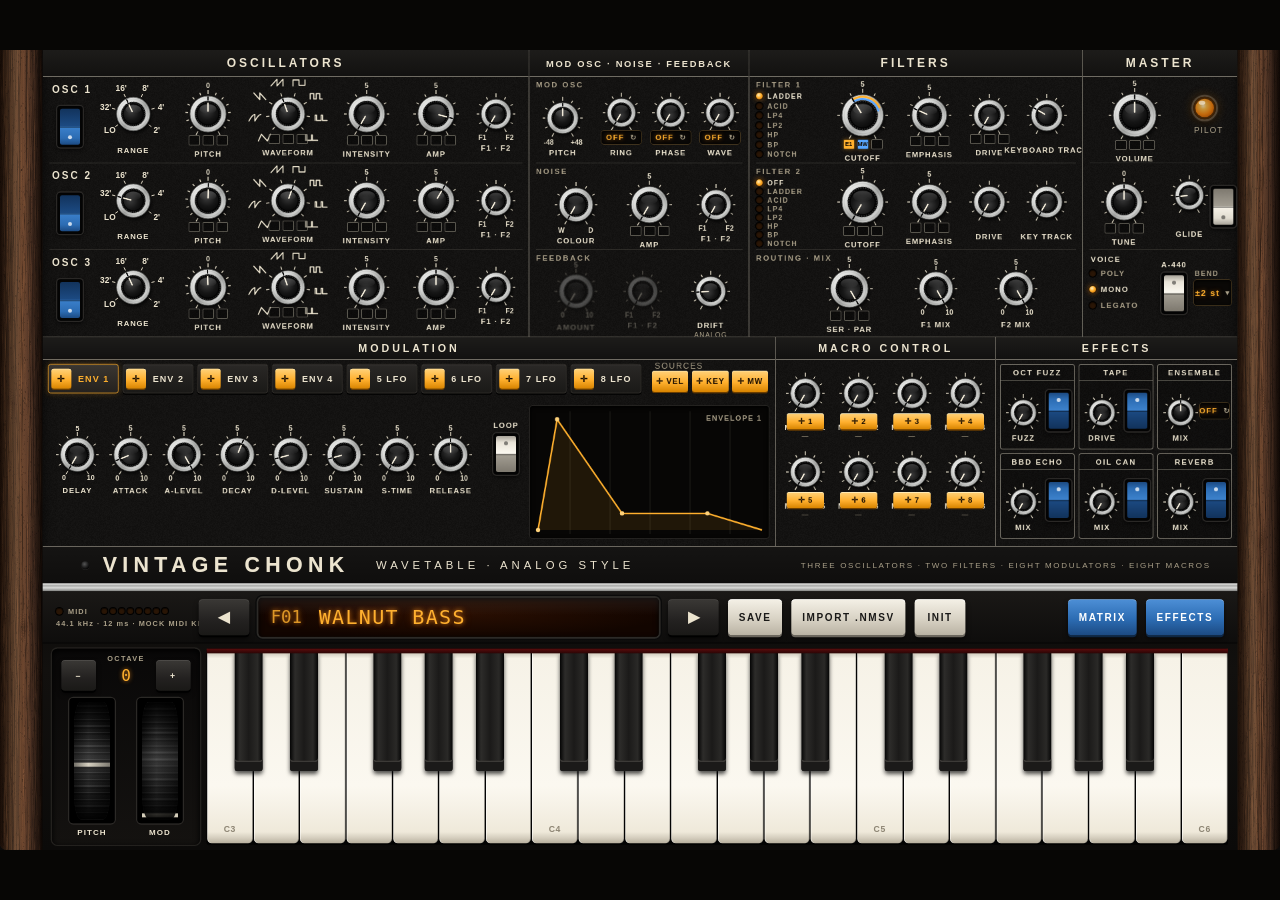
<file: panel/index.html>
<!DOCTYPE html>
<!-- SPDX-License-Identifier: AGPL-3.0-only -->
<html lang="en">
<head>
<meta charset="utf-8">
<meta name="viewport" content="width=device-width, initial-scale=1, maximum-scale=1, user-scalable=no, viewport-fit=cover">
<meta http-equiv="Content-Security-Policy" content="connect-src 'none'">
<title>Vintage Chonk</title>
<link rel="stylesheet" href="css/panel.css">
</head>
<body>
<div id="viewport">
  <div id="stage">
    <div class="cheek left"><canvas class="wood"></canvas></div>
    <div class="cheek right"><canvas class="wood"></canvas></div>
    <div id="panel">
      <div id="upper" class="zone"></div>
      <div id="lower" class="zone"></div>
      <div id="panel-foot">
        <div id="title-hold" aria-label="Vintage Chonk (hold 3 seconds for settings)">
          <svg id="hold-ring" viewBox="0 0 40 40" aria-hidden="true"><circle cx="20" cy="20" r="16" /></svg>
          <span class="title">VINTAGE CHONK</span>
        </div>
        <span class="subtitle">WAVETABLE · ANALOG STYLE</span>
        <span class="foot-note">THREE OSCILLATORS · TWO FILTERS · EIGHT MODULATORS · EIGHT MACROS</span>
      </div>
      <div id="overlay-matrix" class="overlay hidden"></div>
      <div id="overlay-fx" class="overlay hidden"></div>
    </div>
    <div id="trim"></div>
    <div id="bed">
      <div id="strip"></div>
      <div id="wheelbox"></div>
      <div id="keys"></div>
    </div>
    <div id="picker" class="hidden"></div>
    <div id="dialog" class="hidden"></div>
    <div id="browser" class="hidden"></div>
    <div id="tip" class="hidden"><span class="tl"></span><span class="tv"></span></div>
  </div>
</div>
<script src="js/mf_core.js"></script>
<script src="js/mf_profiles.js"></script>
<script src="js/panel_model.js"></script>
<script src="js/factory.js"></script>
<script src="js/bridge.js"></script>
<script src="js/ui.js"></script>
</body>
</html>
</file>
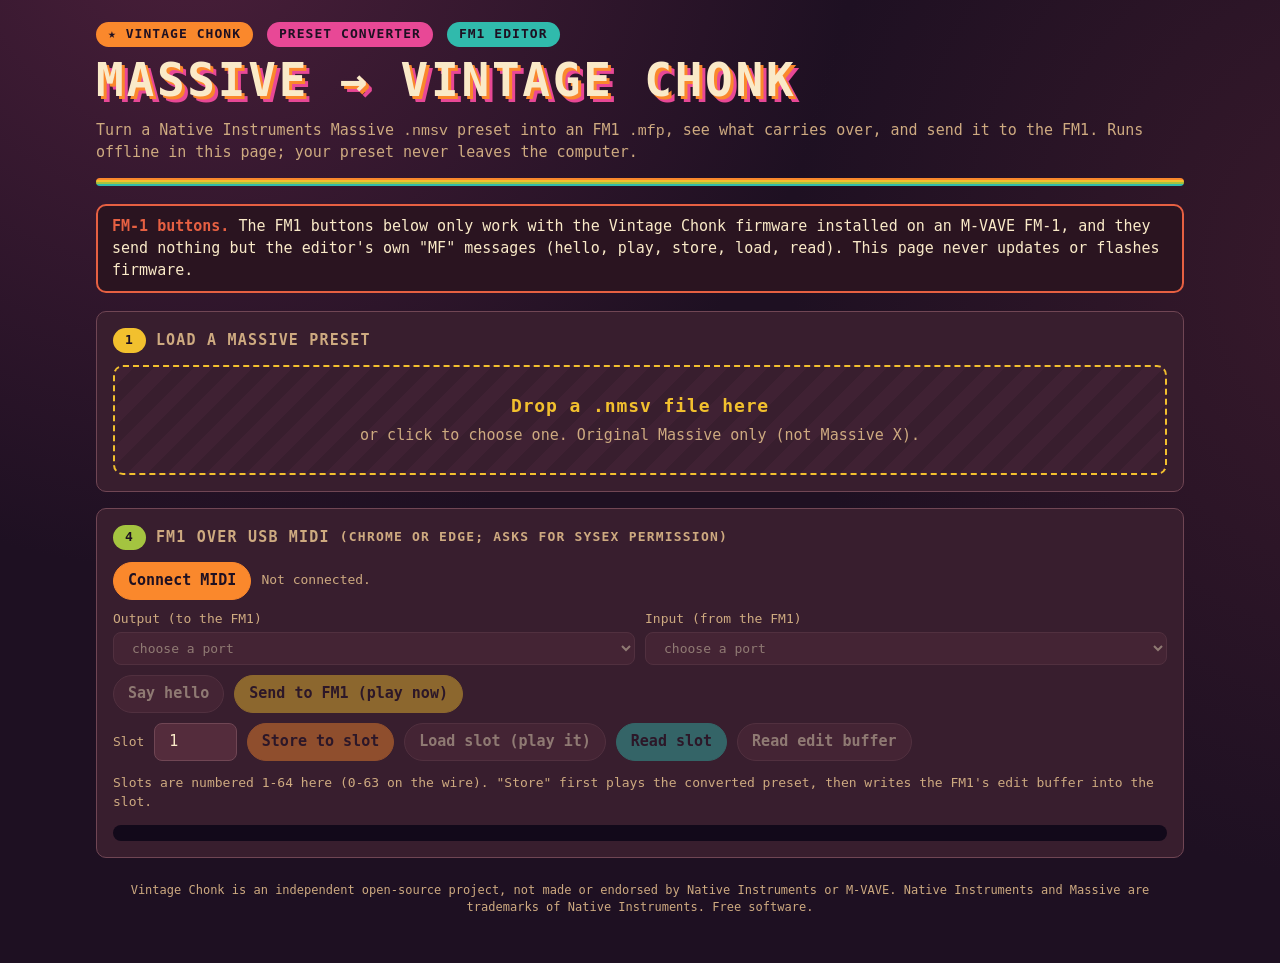
<file: editor/converter.html>
<!doctype html>
<!-- SPDX-License-Identifier: AGPL-3.0-only
     Vintage Chonk preset converter and FM1 editor. GENERATED by tools/build_editor.py from editor/src/;
     edit the sources, not this file. One self-contained offline page: no network requests. -->
<html lang="en">
<head>
<meta charset="utf-8">
<meta name="viewport" content="width=device-width, initial-scale=1">
<meta http-equiv="Content-Security-Policy" content="default-src 'none'; script-src 'unsafe-inline'; style-src 'unsafe-inline'; img-src data: blob:; connect-src 'none'; form-action 'none'">
<title>Vintage Chonk Preset Converter</title>
<style>
/* SPDX-License-Identifier: AGPL-3.0-only
 * Vintage Chonk editor, "groovy" theme: palette from firmware/ui/theme.h (docs/art/THEME.md).
 * System fonts only (no font files). Text rules as on the device: MAGENTA/RUST only as fills
 * with BG ink, or as text on BG; LINE never text. */
:root {
  --bg: #1E1022; --panel: #381E2E; --panel2: #542C3C; --line: #704654;
  --cream: #FAEAC8; --tan: #CEAA80; --orange: #FA882C; --mustard: #F2C02E;
  --avocado: #A4C440; --teal: #30BAAC; --magenta: #E84896; --rust: #E66042;
  --mono: ui-monospace, "Cascadia Mono", Consolas, "SFMono-Regular", Menlo, "DejaVu Sans Mono", monospace;
  --r: 10px;
  color-scheme: dark;
}
* { box-sizing: border-box; }
html { background: var(--bg); }
body {
  margin: 0; background: var(--bg); color: var(--cream); font: 15px/1.45 var(--mono);
  background-image: radial-gradient(circle at 15% -10%, #4a1f3a 0, transparent 45%),
                    radial-gradient(circle at 110% 30%, #3a1a2c 0, transparent 40%);
  background-attachment: fixed;
}
.wrap { max-width: 1120px; margin: 0 auto; padding: 0 16px 48px; }
header.top { padding: 22px 0 0; }
.brand { display: flex; align-items: center; gap: 14px; flex-wrap: wrap; }
.badge {
  display: inline-flex; align-items: center; gap: 6px; background: var(--orange); color: var(--bg);
  border-radius: 999px; padding: 3px 12px; font-weight: 700; letter-spacing: .08em; text-transform: uppercase; font-size: 13px;
}
.badge.mag { background: var(--magenta); } .badge.teal { background: var(--teal); }
.badge.avo { background: var(--avocado); } .badge.mus { background: var(--mustard); } .badge.rust { background: var(--rust); }
h1 {
  margin: 0; font-size: clamp(28px, 6vw, 46px); letter-spacing: .06em; text-transform: uppercase; color: var(--cream);
  text-shadow: 3px 3px 0 var(--orange), 6px 6px 0 var(--magenta);
}
.sub { color: var(--tan); margin: 6px 0 0; }
.stripe { height: 8px; margin: 14px 0 18px; border-radius: 4px;
  background: linear-gradient(var(--orange) 0 25%, var(--mustard) 25% 50%, var(--avocado) 50% 75%, var(--teal) 75%); }
.warn {
  border: 2px solid var(--rust); border-radius: var(--r); padding: 10px 14px; margin-bottom: 18px; background: #2a1420;
}
.warn b { color: var(--rust); }
section.box { background: var(--panel); border: 1px solid var(--line); border-radius: var(--r); padding: 16px; margin-bottom: 16px; }
section.box > h2 { margin: 0 0 12px; font-size: 15px; display: flex; align-items: center; gap: 10px; flex-wrap: wrap; color: var(--tan);
  text-transform: uppercase; letter-spacing: .08em; font-weight: 600; }
.drop {
  display: block;
  border: 2px dashed var(--mustard); border-radius: var(--r); padding: 26px 16px; text-align: center; cursor: pointer;
  background: repeating-linear-gradient(135deg, #3f2133 0 14px, #381E2E 14px 28px); transition: background .2s;
}
.drop.over { background: var(--panel2); }
.drop strong { color: var(--mustard); font-size: 18px; letter-spacing: .05em; }
.drop p { margin: 6px 0 0; color: var(--tan); }
input[type=file] { display: none; }
button, select, input[type=number] {
  font: inherit; color: var(--cream); background: var(--panel2); border: 1px solid var(--line); border-radius: 999px; padding: 7px 14px;
}
input[type=number] { width: 5.5em; border-radius: 8px; }
select { border-radius: 8px; max-width: 100%; }
button { cursor: pointer; font-weight: 600; }
button.go { background: var(--mustard); color: var(--bg); border-color: var(--mustard); }
button.alt { background: var(--teal); color: var(--bg); border-color: var(--teal); }
button.hot { background: var(--orange); color: var(--bg); border-color: var(--orange); }
button:hover:not(:disabled) { filter: brightness(1.08); }
button:disabled, select:disabled, input:disabled { opacity: .45; cursor: not-allowed; }
:focus-visible { outline: 2px solid var(--mustard); outline-offset: 2px; }
.row { display: flex; flex-wrap: wrap; gap: 10px; align-items: center; }
.presetname { font-size: clamp(24px, 5vw, 38px); letter-spacing: .08em; text-transform: uppercase; margin: 0; color: var(--cream); overflow-wrap: anywhere; }
.meta { color: var(--tan); margin: 4px 0 14px; overflow-wrap: anywhere; }
.tiles { display: grid; grid-template-columns: repeat(auto-fit, minmax(150px, 1fr)); gap: 10px; margin-bottom: 12px; }
.tile { border-radius: var(--r); padding: 10px 12px; color: var(--bg); }
.tile .n { font-size: 34px; font-weight: 800; line-height: 1; }
.tile .l { text-transform: uppercase; font-size: 12px; letter-spacing: .08em; font-weight: 700; }
.t-sup { background: var(--avocado); } .t-app { background: var(--mustard); } .t-uns { background: var(--rust); } .t-wt { background: var(--magenta); }
.bar { display: flex; height: 12px; border-radius: 6px; overflow: hidden; margin-bottom: 12px; background: var(--bg); }
.bar span { display: block; }
details { background: var(--bg); border-radius: 8px; margin: 6px 0; border: 1px solid var(--line); }
summary { cursor: pointer; padding: 8px 12px; color: var(--cream); }
details ul { margin: 0; padding: 4px 14px 10px 30px; max-height: 320px; overflow: auto; color: var(--tan); font-size: 13px; }
details li { margin: 2px 0; overflow-wrap: anywhere; }
.grid { display: grid; grid-template-columns: repeat(auto-fit, minmax(240px, 1fr)); gap: 12px; }
.card { background: var(--bg); border: 1px solid var(--line); border-radius: var(--r); padding: 12px; }
.card h3 { margin: 0 0 8px; font-size: 13px; text-transform: uppercase; letter-spacing: .08em; display: flex; justify-content: space-between; gap: 8px; }
.card h3 .chip { border-radius: 999px; padding: 1px 9px; color: var(--bg); font-size: 12px; }
.c-osc .chip { background: var(--mustard); } .c-filt .chip { background: var(--magenta); } .c-env .chip { background: var(--teal); }
.c-lfo .chip { background: var(--avocado); } .c-mac .chip { background: var(--orange); } .c-mod .chip { background: var(--cream); }
.kv { display: grid; grid-template-columns: auto 1fr; gap: 2px 12px; font-size: 13px; }
.kv dt { color: var(--tan); } .kv dd { margin: 0; text-align: right; overflow-wrap: anywhere; }
.off { opacity: .5; }
.wave { width: 100%; height: 44px; display: block; margin-bottom: 6px; }
.meter { height: 6px; border-radius: 3px; background: var(--panel2); overflow: hidden; margin-top: 3px; }
.meter i { display: block; height: 100%; background: var(--orange); }
.macros { display: grid; grid-template-columns: repeat(auto-fit, minmax(120px, 1fr)); gap: 8px; }
.mac { background: var(--panel); border-radius: 8px; padding: 6px 8px; font-size: 13px; overflow-wrap: anywhere; }
.modlist { list-style: none; margin: 0; padding: 0; font-size: 13px; }
.modlist li { display: flex; justify-content: space-between; gap: 8px; padding: 3px 0; border-bottom: 1px dashed var(--line); }
.modlist li:last-child { border-bottom: 0; }
.amt { color: var(--mustard); }
.steps-graph { width: 100%; height: 56px; display: block; margin-bottom: 6px; background: #170b1c; border-radius: 6px; }
.steps { font-size: 11px; color: var(--tan); margin: 0 0 8px; overflow-wrap: anywhere; }
.log { background: #12091a; border-radius: 8px; padding: 8px 10px; font-size: 12px; max-height: 200px; overflow: auto; color: var(--tan); white-space: pre-wrap; word-break: break-all; margin-top: 12px; }
.log .out { color: var(--mustard); } .log .in { color: var(--avocado); } .log .err { color: var(--rust); } .log .note { color: var(--cream); }
.status { padding: 8px 12px; border-radius: 8px; background: var(--bg); margin-top: 10px; overflow-wrap: anywhere; }
.status.ok { color: var(--avocado); } .status.bad { color: var(--rust); }
label.f { display: flex; flex-direction: column; gap: 4px; color: var(--tan); font-size: 13px; min-width: 0; flex: 1 1 220px; }
.hidden { display: none !important; }
.hint { color: var(--tan); font-size: 13px; }
.err { color: var(--rust); }
footer { color: var(--tan); font-size: 12px; text-align: center; margin-top: 24px; }
@media (max-width: 520px) { body { font-size: 14px; } .tile .n { font-size: 28px; } }

</style>
</head>
<body>
<div class="wrap">
  <header class="top">
    <div class="brand">
      <span class="badge">&#9733; Vintage Chonk</span>
      <span class="badge mag">preset converter</span>
      <span class="badge teal">FM1 editor</span>
    </div>
    <h1>Massive &rarr; Vintage Chonk</h1>
    <p class="sub">Turn a Native Instruments Massive <code>.nmsv</code> preset into an FM1 <code>.mfp</code>, see what carries over, and send it to the FM1. Runs offline in this page; your preset never leaves the computer.</p>
    <div class="stripe" aria-hidden="true"></div>
  </header>

  <div class="warn" role="note">
    <b>FM-1 buttons.</b> The FM1 buttons below only work with the Vintage Chonk firmware installed on an M-VAVE FM-1,
    and they send nothing but the editor's own "MF" messages (hello, play, store, load, read). This page never updates or flashes firmware.
  </div>

  <section class="box" id="load">
    <h2><span class="badge mus">1</span> Load a Massive preset</h2>
    <label class="drop" id="drop" tabindex="0">
      <strong>Drop a .nmsv file here</strong>
      <p>or click to choose one. Original Massive only (not Massive X).</p>
      <input type="file" id="file" accept=".nmsv">
    </label>
    <p class="status bad hidden" id="loaderr"></p>
  </section>

  <section class="box hidden" id="result">
    <h2><span class="badge mag">2</span> What carries over</h2>
    <p class="presetname" id="pname"></p>
    <p class="meta" id="pmeta"></p>
    <div class="bar" id="cbar" aria-hidden="true"></div>
    <div class="tiles">
      <div class="tile t-sup"><div class="n" id="n-sup">0</div><div class="l">supported</div></div>
      <div class="tile t-app"><div class="n" id="n-app">0</div><div class="l">approximated</div></div>
      <div class="tile t-uns"><div class="n" id="n-uns">0</div><div class="l">unsupported (kept)</div></div>
      <div class="tile t-wt"><div class="n" id="n-wt">0</div><div class="l">Massive wavetables replaced</div></div>
    </div>
    <div id="lists"></div>
    <div class="row" style="margin-top:12px">
      <button class="go" id="dl-mfp">Download .mfp</button>
      <button class="alt" id="dl-ir">Download IR JSON</button>
      <button id="dl-rep">Download report (.md)</button>
    </div>
  </section>

  <section class="box hidden" id="settings">
    <h2><span class="badge teal">3</span> Key settings on the FM1</h2>
    <div class="grid" id="cards"></div>
  </section>

  <section class="box" id="fm1">
    <h2><span class="badge avo">4</span> FM1 over USB MIDI <span class="hint">(Chrome or Edge; asks for SysEx permission)</span></h2>
    <div class="row">
      <button class="hot" id="midi-on">Connect MIDI</button>
      <span class="hint" id="midi-state">Not connected.</span>
    </div>
    <div class="row" style="margin-top:10px">
      <label class="f">Output (to the FM1)<select id="midi-out" disabled><option value="">choose a port</option></select></label>
      <label class="f">Input (from the FM1)<select id="midi-in" disabled><option value="">choose a port</option></select></label>
    </div>
    <div class="row" style="margin-top:10px">
      <button id="b-hello" disabled>Say hello</button>
      <button class="go" id="b-send" disabled>Send to FM1 (play now)</button>
    </div>
    <div class="row" style="margin-top:10px">
      <label class="hint" for="slot">Slot</label>
      <input type="number" id="slot" min="1" max="64" value="1">
      <button class="hot" id="b-store" disabled>Store to slot</button>
      <button id="b-load" disabled>Load slot (play it)</button>
      <button class="alt" id="b-read" disabled>Read slot</button>
      <button id="b-edit" disabled>Read edit buffer</button>
    </div>
    <p class="hint">Slots are numbered 1-64 here (0-63 on the wire). "Store" first plays the converted preset, then writes the FM1's edit buffer into the slot.</p>
    <div class="status hidden" id="midi-status"></div>
    <div id="readback" class="hidden">
      <div class="row" style="margin-top:10px"><span id="rb-text"></span><button id="dl-rb">Download read .mfp</button></div>
    </div>
    <div class="log" id="log" aria-live="polite"></div>
  </section>

  <footer>Vintage Chonk is an independent open-source project, not made or endorsed by Native Instruments or M-VAVE. Native Instruments and Massive are trademarks of Native Instruments. Free software.</footer>
</div>
<script id="mf-profiles" type="application/json">[{"name":"fixture_state_v9001.json","profile":{"profile":"fixture-state-v9001","state_version":9001,"description":"The Vintage Chonk SYNTHETIC FIXTURE layout (tests/fixtures/make_fixtures.py). It is NOT Massive's real layout: state version 9001 never occurs in Massive files. It exercises the whole pipeline (container, FastLZ, decode, mapping, IR, .mfp, render) until real mappings exist.","float_params":[{"index":0,"massive":"OSC1 wavetable","ir":"oscillators.0.wavetable","transform":{"kind":"enum","values":["BASIC","PWM","SYNC","FORMANT","ORGAN","SQUASH"]},"status":"fixture"},{"index":1,"massive":"OSC1 wt-position","ir":"oscillators.0.position","status":"fixture"},{"index":2,"massive":"OSC1 amp","ir":"oscillators.0.amp","status":"fixture"},{"index":3,"massive":"OSC1 pitch","ir":"oscillators.0.semis","transform":{"kind":"linear","from":[0,1],"to":[-24,24],"round":true},"status":"fixture"},{"index":4,"massive":"OSC2 on","ir":"oscillators.1.enabled","transform":{"kind":"bool"},"status":"fixture"},{"index":5,"massive":"OSC2 wavetable","ir":"oscillators.1.wavetable","transform":{"kind":"enum","values":["BASIC","PWM","SYNC","FORMANT","ORGAN","SQUASH"]},"status":"fixture"},{"index":6,"massive":"OSC2 wt-position","ir":"oscillators.1.position","status":"fixture"},{"index":7,"massive":"OSC2 pitch","ir":"oscillators.1.semis","transform":{"kind":"linear","from":[0,1],"to":[-24,24],"round":true},"status":"fixture"},{"index":8,"massive":"OSC2 amp","ir":"oscillators.1.amp","status":"fixture"},{"index":9,"massive":"Filter 1 type","ir":"filters.0.type","transform":{"kind":"enum","values":["OFF","LP2","LP4","BP","HP","NOTCH"]},"status":"fixture"},{"index":10,"massive":"Filter 1 cutoff","ir":"filters.0.cutoff","status":"fixture"},{"index":11,"massive":"Filter 1 resonance","ir":"filters.0.resonance","status":"fixture"},{"index":12,"massive":"ENV4 attack","ir":"envelopes.3.attack","status":"fixture"},{"index":13,"massive":"ENV4 decay","ir":"envelopes.3.decay","status":"fixture"},{"index":14,"massive":"ENV4 sustain","ir":"envelopes.3.sustain","status":"fixture"},{"index":15,"massive":"ENV4 release","ir":"envelopes.3.release","status":"fixture"},{"index":16,"massive":"ENV1 attack","ir":"envelopes.0.attack","status":"fixture"},{"index":17,"massive":"ENV1 decay","ir":"envelopes.0.decay","status":"fixture"},{"index":18,"massive":"ENV1 sustain","ir":"envelopes.0.sustain","status":"fixture"},{"index":19,"massive":"Reverb dry/wet","ir":"effects.reverb.amount","status":"fixture"},{"index":20,"massive":"Echo feedback","ir":"effects.bbd.feedback","status":"fixture"}],"modulation":[{"slot":{"source":"ENV1","destination":"F1_CUTOFF","amount":0.35},"status":"fixture"},{"slot":{"source":"LFO1","destination":"OSC1_POS","amount":0.15},"status":"fixture"},{"slot":{"source":"VEL","destination":"F1_CUTOFF","amount":0.1},"status":"fixture"}],"notes":["synthetic fixture: demonstrates the pipeline, not Massive fidelity"]}},{"name":"massive_state_v23.json","profile":{"profile":"massive-state-v23","state_version":23,"description":"Original NI Massive preset state, version 23 (seen in a Massive 1.0.0.0 init preset). No parameter has been mapped from a controlled experiment yet, so nothing is applied: every value is preserved in the IR and listed as unsupported. Fill float_params from differential captures (tools/preset_decoder/nmsv_diff.py, docs/MASSIVE_PRESET_FORMAT.md).","float_params":[],"modulation":[],"candidates_not_applied":[{"indices":[94,95,96,97],"observation":"four near-equal values 0.0859..0.0889 in the init preset: a per-envelope or per-LFO group of four","status":"hypothesis"},{"indices":[120,121,122,123],"observation":"four near-equal values 0.151..0.154: another group of four","status":"hypothesis"},{"indices":[78,79,80,81],"observation":"four 1.0 values after a run of zeros","status":"hypothesis"},{"section":"tail at 0x228","observation":"repeated records 'u32 count(2), u32 128, u32 128, u32 5, five (x,y) float pairs': 5-point curve tables, perhaps envelope shapes or performer steps","status":"hypothesis"},{"section":"macro names","observation":"eight u32-length ASCII labels '1 Vibrato', '2' .. '8': the macro knobs' names","status":"verified in one file"},{"section":"after macro names","observation":"records with an index (8, 9, 10, ...), 3, 1.0f and -1 (0xFFFFFFFF) fields: modulation assignments, -1 = empty","status":"hypothesis"}],"notes":["Massive parameter mapping not yet established: needs Massive and the differential workflow"]}},{"name":"massive_state_v24.json","profile":{"profile":"massive-state-v24","state_version":24,"description":"Massive 1.7.0.0 (state wrapper v5 'prst', inner state v24). Every float index and menu byte was found by setting each parameter of the installed Massive VST3 headless and diffing the saved state (tools/preset_decoder/vst_sweep.py, vst_enum_map.py, 2026-11-16). Index -> parameter is verified; unit scales (Hz, ms) are not yet measured.","float_names":[{"index":0,"massive":"macro_1","default":0.0,"display":["0","30","70","100"],"fit_max_error":0.0},{"index":1,"massive":"macro_2","default":0.0,"display":["0","30","70","100"],"fit_max_error":0.0},{"index":2,"massive":"macro_3","default":0.0,"display":["0","30","70","100"],"fit_max_error":0.0},{"index":3,"massive":"macro_4","default":0.0,"display":["0","30","70","100"],"fit_max_error":0.0},{"index":4,"massive":"macro_5","default":0.0,"display":["0","30","70","100"],"fit_max_error":0.0},{"index":5,"massive":"macro_6","default":0.0,"display":["0","30","70","100"],"fit_max_error":0.0},{"index":6,"massive":"macro_7","default":0.0,"display":["0","30","70","100"],"fit_max_error":0.0},{"index":7,"massive":"macro_8","default":0.0,"display":["0","30","70","100"],"fit_max_error":0.0},{"index":8,"massive":"osc1_pitch","default":0.5,"display":["-64.00","-25.60","25.60","64.00"],"fit_max_error":0.0},{"index":9,"massive":"osc1_position","default":0.5,"display":["0","30","70","100"],"fit_max_error":0.0},{"index":10,"massive":"osc1_param2","default":1.0,"display":["0","30","70","100"],"fit_max_error":0.0},{"index":11,"massive":"osc1_amp","default":1.0,"display":["0","30","70","100"],"fit_max_error":0.0},{"index":12,"massive":"osc1_flt_routing","default":0.5,"display":["100/0","70/30","30/70","0/100"],"fit_max_error":0.0},{"index":13,"massive":"osc2_pitch","default":0.5,"display":["-64.00","-25.60","25.60","64.00"],"fit_max_error":0.0},{"index":14,"massive":"osc2_position","default":0.0,"display":["0","30","70","100"],"fit_max_error":0.0},{"index":15,"massive":"osc2_param2","default":1.0,"display":["0","30","70","100"],"fit_max_error":0.0},{"index":16,"massive":"osc2_amp","default":0.0,"display":["0","30","70","100"],"fit_max_error":0.0},{"index":17,"massive":"osc2_flt_routing","default":0.5,"display":["100/0","70/30","30/70","0/100"],"fit_max_error":0.0},{"index":18,"massive":"osc3_pitch","default":0.5,"display":["-64.00","-25.60","25.60","64.00"],"fit_max_error":0.0},{"index":19,"massive":"osc3_position","default":0.0,"display":["0","30","70","100"],"fit_max_error":0.0},{"index":20,"massive":"osc3_param2","default":1.0,"display":["0","30","70","100"],"fit_max_error":0.0},{"index":21,"massive":"osc3_amp","default":0.0,"display":["0","30","70","100"],"fit_max_error":0.0},{"index":22,"massive":"osc3_flt_routing","default":0.5,"display":["100/0","70/30","30/70","0/100"],"fit_max_error":0.0},{"index":23,"massive":"noise_color","default":0.0,"display":["0","30","70","100"],"fit_max_error":0.0},{"index":24,"massive":"noise_amp","default":0.0,"display":["0","30","70","100"],"fit_max_error":0.0},{"index":25,"massive":"noise_fltr_routing","default":0.5,"display":["100/0","70/30","30/70","0/100"],"fit_max_error":0.0},{"index":26,"massive":"feedback_amp","default":0.0,"display":["0","30","70","100"],"fit_max_error":0.0},{"index":27,"massive":"feedback_flt_routing","default":0.5,"display":["100/0","70/30","30/70","0/100"],"fit_max_error":0.0},{"index":28,"massive":"mod_osc_pitch","default":0.5,"display":["-64.00","-25.60","25.60","64.00"],"fit_max_error":0.0},{"index":29,"massive":"mod_osc_rngmod","default":0.0,"display":["0","30","70","100"],"fit_max_error":0.0},{"index":30,"massive":"mod_osc_phase","default":0.0,"display":["0","30","70","100"],"fit_max_error":0.0},{"index":31,"massive":"mod_osc_position","default":0.0,"display":["0","30","70","100"],"fit_max_error":0.0},{"index":32,"massive":"mod_osc_fltr_fm","default":0.0,"display":["0","30","70","100"],"fit_max_error":0.0},{"index":33,"massive":"filter1_cut_prm_1","default":0.0,"display":["0","30","70","100"],"fit_max_error":0.0},{"index":34,"massive":"filter1_bw_prm_2","default":0.0,"display":["0","30","70","100"],"fit_max_error":0.0},{"index":35,"massive":"filter1_res_prm_3","default":0.0,"display":["0","30","70","100"],"fit_max_error":0.0},{"index":36,"massive":"filter2_cut_prm_1","default":0.0,"display":["0","30","70","100"],"fit_max_error":0.0},{"index":37,"massive":"filter2_bw_prm_2","default":0.0,"display":["0","30","70","100"],"fit_max_error":0.0},{"index":38,"massive":"filter2_res_prm_3","default":0.0,"display":["0","30","70","100"],"fit_max_error":0.0},{"index":39,"massive":"seriell_parallel","default":0.0,"display":["100/0","70/30","30/70","0/100"],"fit_max_error":0.0},{"index":40,"massive":"insert1_dw_prm_1","default":0.0,"display":["0","30","70","100"],"fit_max_error":0.0},{"index":41,"massive":"insert1_prm_2","default":0.0,"display":["0","30","70","100"],"fit_max_error":0.0},{"index":42,"massive":"insert2_dw_prm_1","default":0.0,"display":["0","30","70","100"],"fit_max_error":0.0},{"index":43,"massive":"insert2_prm_2","default":0.0,"display":["0","30","70","100"],"fit_max_error":0.0},{"index":44,"massive":"master_fx1_dry_wet","default":0.0,"display":["0","30","70","100"],"fit_max_error":0.0},{"index":45,"massive":"master_fx1_prm_2","default":0.5,"display":["0","30","70","100"],"fit_max_error":0.0},{"index":46,"massive":"master_fx1_prm_3","default":0.5,"display":["0","30","70","100"],"fit_max_error":0.0},{"index":47,"massive":"master_fx1_prm_4","default":0.5,"display":["0","30","70","100"],"fit_max_error":0.0},{"index":48,"massive":"master_fx2_dry_wet","default":0.0,"display":["0","30","70","100"],"fit_max_error":0.0},{"index":49,"massive":"master_fx2_prm_2","default":0.5,"display":["0","30","70","100"],"fit_max_error":0.0},{"index":50,"massive":"master_fx2_prm_3","default":0.5,"display":["0","30","70","100"],"fit_max_error":0.0},{"index":51,"massive":"master_fx2_prm_4","default":0.5,"display":["0","30","70","100"],"fit_max_error":0.0},{"index":52,"massive":"filter1_out_gain","default":0.800000011920929,"display":["0","30","70","100"],"fit_max_error":0.0},{"index":53,"massive":"filter2_out_gain","default":0.800000011920929,"display":["0","30","70","100"],"fit_max_error":0.0},{"index":54,"massive":"filter_1_2_crossfade","default":0.5,"display":["100/0","70/30","30/70","0/100"],"fit_max_error":0.0},{"index":55,"massive":"bypass_gain","default":0.0,"display":["0","30","70","100"],"fit_max_error":0.0},{"index":56,"massive":"pan_fltr_path","default":0.5,"display":["-100","-40","40","100"],"fit_max_error":0.0},{"index":57,"massive":"master_volume","default":0.5,"display":["0","30","70","100"],"fit_max_error":0.0},{"index":58,"massive":"mod5_rate","default":0.5,"display":["0","30","70","100"],"fit_max_error":0.0},{"index":59,"massive":"mod6_rate","default":0.5,"display":["0","30","70","100"],"fit_max_error":0.0},{"index":60,"massive":"mod7_rate","default":0.5,"display":["0","30","70","100"],"fit_max_error":0.0},{"index":61,"massive":"mod8_rate","default":0.5,"display":["0","30","70","100"],"fit_max_error":0.0},{"index":62,"massive":"mod5_amp","default":1.0,"display":["0","30","70","100"],"fit_max_error":0.0},{"index":63,"massive":"mod6_amp","default":1.0,"display":["0","30","70","100"],"fit_max_error":0.0},{"index":64,"massive":"mod7_amp","default":1.0,"display":["0","30","70","100"],"fit_max_error":0.0},{"index":65,"massive":"mod8_amp","default":1.0,"display":["0","30","70","100"],"fit_max_error":0.0},{"index":66,"massive":"mod5_crossf_glide","default":1.0,"display":["0","30","70","100"],"fit_max_error":0.0},{"index":67,"massive":"mod6_crossf_glide","default":1.0,"display":["0","30","70","100"],"fit_max_error":0.0},{"index":68,"massive":"mod7_crossf_glide","default":1.0,"display":["0","30","70","100"],"fit_max_error":0.0},{"index":69,"massive":"mod8_crossf_glide","default":1.0,"display":["0","30","70","100"],"fit_max_error":0.0},{"index":70,"massive":"mod5_ind_lev","default":0.0,"display":["0","30","70","100"],"fit_max_error":0.0},{"index":71,"massive":"mod6_ind_lev","default":0.0,"display":["0","30","70","100"],"fit_max_error":0.0},{"index":72,"massive":"mod7_ind_lev","default":0.0,"display":["0","30","70","100"],"fit_max_error":0.0},{"index":73,"massive":"mod8_ind_lev","default":0.0,"display":["0","30","70","100"],"fit_max_error":0.0},{"index":74,"massive":"mod5_sync","default":0.0,"display":["off","off","on","on"],"fit_max_error":0.0},{"index":75,"massive":"mod6_sync","default":0.0,"display":["off","off","on","on"],"fit_max_error":0.0},{"index":76,"massive":"mod7_sync","default":0.0,"display":["off","off","on","on"],"fit_max_error":0.0},{"index":77,"massive":"mod8_sync","default":0.0,"display":["off","off","on","on"],"fit_max_error":0.0},{"index":78,"massive":"mod5_restart","default":1.0,"display":["off","off","on","on"],"fit_max_error":0.0},{"index":79,"massive":"mod6_restart","default":1.0,"display":["off","off","on","on"],"fit_max_error":0.0},{"index":80,"massive":"mod7_restart","default":1.0,"display":["off","off","on","on"],"fit_max_error":0.0},{"index":81,"massive":"mod8_restart","default":1.0,"display":["off","off","on","on"],"fit_max_error":0.0},{"index":82,"massive":"envelope1_velocity","default":0.0,"display":["0","30","70","100"],"fit_max_error":0.0},{"index":83,"massive":"envelope2_velocity","default":0.0,"display":["0","30","70","100"],"fit_max_error":0.0},{"index":84,"massive":"envelope3_velocity","default":0.0,"display":["0","30","70","100"],"fit_max_error":0.0},{"index":85,"massive":"envelope4_velocity","default":0.0,"display":["0","30","70","100"],"fit_max_error":0.0},{"index":86,"massive":"envelope1_keytracking","default":0.0,"display":["0","30","70","100"],"fit_max_error":0.0},{"index":87,"massive":"envelope2_keytracking","default":0.0,"display":["0","30","70","100"],"fit_max_error":0.0},{"index":88,"massive":"envelope3_keytracking","default":0.0,"display":["0","30","70","100"],"fit_max_error":0.0},{"index":89,"massive":"envelope4_keytracking","default":0.0,"display":["0","30","70","100"],"fit_max_error":0.0},{"index":90,"massive":"envelope1_delay","default":0.0,"display":["0","30","70","100"],"fit_max_error":0.0},{"index":91,"massive":"envelope2_delay","default":0.0,"display":["0","30","70","100"],"fit_max_error":0.0},{"index":92,"massive":"envelope3_delay","default":0.0,"display":["0","30","70","100"],"fit_max_error":0.0},{"index":93,"massive":"envelope4_delay","default":0.0,"display":["0","30","70","100"],"fit_max_error":0.0},{"index":94,"massive":"envelope1_att_tme","default":0.05000000074505806,"display":["0","30","70","100"],"fit_max_error":0.0},{"index":95,"massive":"envelope2_att_tme","default":0.05000000074505806,"display":["0","30","70","100"],"fit_max_error":0.0},{"index":96,"massive":"envelope3_att_tme","default":0.05000000074505806,"display":["0","30","70","100"],"fit_max_error":0.0},{"index":97,"massive":"envelope4_att_tme","default":0.05000000074505806,"display":["0","30","70","100"],"fit_max_error":0.0},{"index":98,"massive":"envelope1_att_lev","default":1.0,"display":["0","30","70","100"],"fit_max_error":0.0},{"index":99,"massive":"envelope2_att_lev","default":1.0,"display":["0","30","70","100"],"fit_max_error":0.0},{"index":100,"massive":"envelope3_att_lev","default":1.0,"display":["0","30","70","100"],"fit_max_error":0.0},{"index":101,"massive":"envelope4_att_lev","default":1.0,"display":["0","30","70","100"],"fit_max_error":0.0},{"index":102,"massive":"envelope1_dec_tme","default":0.5,"display":["0","30","70","100"],"fit_max_error":0.0},{"index":103,"massive":"envelope2_dec_tme","default":0.5,"display":["0","30","70","100"],"fit_max_error":0.0},{"index":104,"massive":"envelope3_dec_tme","default":0.5,"display":["0","30","70","100"],"fit_max_error":0.0},{"index":105,"massive":"envelope4_dec_tme","default":0.5,"display":["0","30","70","100"],"fit_max_error":0.0},{"index":106,"massive":"envelope1_dec_lev","default":0.5,"display":["0","30","70","100"],"fit_max_error":0.0},{"index":107,"massive":"envelope2_dec_lev","default":0.5,"display":["0","30","70","100"],"fit_max_error":0.0},{"index":108,"massive":"envelope3_dec_lev","default":0.5,"display":["0","30","70","100"],"fit_max_error":0.0},{"index":109,"massive":"envelope4_dec_lev","default":0.5,"display":["0","30","70","100"],"fit_max_error":0.0},{"index":110,"massive":"envelope1_sust_tme","default":0.5,"display":["0","30","70","100"],"fit_max_error":0.0},{"index":111,"massive":"envelope2_sust_tme","default":0.5,"display":["0","30","70","100"],"fit_max_error":0.0},{"index":112,"massive":"envelope3_sust_tme","default":0.5,"display":["0","30","70","100"],"fit_max_error":0.0},{"index":113,"massive":"envelope4_sust_tme","default":0.5,"display":["0","30","70","100"],"fit_max_error":0.0},{"index":114,"massive":"envelope1_sust_lev","default":1.0,"display":["0","30","70","100"],"fit_max_error":0.0},{"index":115,"massive":"envelope2_sust_lev","default":1.0,"display":["0","30","70","100"],"fit_max_error":0.0},{"index":116,"massive":"envelope3_sust_lev","default":1.0,"display":["0","30","70","100"],"fit_max_error":0.0},{"index":117,"massive":"envelope4_sust_lev","default":1.0,"display":["0","30","70","100"],"fit_max_error":0.0},{"index":118,"massive":"envelope1_loop_morph","default":0.0,"display":["0","30","70","100"],"fit_max_error":0.0},{"index":119,"massive":"envelope2_loop_morph","default":0.0,"display":["0","30","70","100"],"fit_max_error":0.0},{"index":120,"massive":"envelope3_loop_morph","default":0.0,"display":["0","30","70","100"],"fit_max_error":0.0},{"index":121,"massive":"envelope4_loop_morph","default":0.0,"display":["0","30","70","100"],"fit_max_error":0.0},{"index":122,"massive":"envelope1_rel_tme","default":0.10000000149011612,"display":["0","30","70","100"],"fit_max_error":0.0},{"index":123,"massive":"envelope2_rel_tme","default":0.10000000149011612,"display":["0","30","70","100"],"fit_max_error":0.0},{"index":124,"massive":"envelope3_rel_tme","default":0.10000000149011612,"display":["0","30","70","100"],"fit_max_error":0.0},{"index":125,"massive":"envelope4_rel_tme","default":0.10000000149011612,"display":["0","30","70","100"],"fit_max_error":0.0},{"index":126,"massive":"glide_time","default":0.0,"display":["0","30","70","100"],"fit_max_error":0.0},{"index":127,"massive":"vibrato_rate","default":0.0,"display":["0","30","70","100"],"fit_max_error":0.0},{"index":128,"massive":"vibrato_depth","default":0.0,"display":["0","30","70","100"],"fit_max_error":0.0},{"index":129,"massive":"uni_pitch_crossfade","default":0.0,"display":["0.00","0.30","0.70","1.00"],"fit_max_error":0.0},{"index":130,"massive":"uni_wt_pos_crossfade","default":0.0,"display":["0.0","30.0","70.0","100.0"],"fit_max_error":0.0},{"index":131,"massive":"uni_pan_crossfade","default":0.5,"display":["-100","-40","40","100"],"fit_max_error":0.0},{"index":132,"massive":"eq_loshelf_boost","default":0.5,"display":["-100","-40","40","100"],"fit_max_error":0.0},{"index":133,"massive":"eq_peak_boost","default":0.5,"display":["-100","-40","40","100"],"fit_max_error":0.0},{"index":134,"massive":"eq_peak_freq","default":0.5,"display":["-100","-40","40","100"],"fit_max_error":0.0},{"index":135,"massive":"eq_hishelf_boost","default":0.5,"display":["-100","-40","40","100"],"fit_max_error":0.0},{"index":136,"massive":"env_hold_reset","default":0.0,"display":["off","off","on","on"],"fit_max_error":0.0}],"float_params":[{"index":0,"massive":"macro_1","ir":"macros.0.value","transform":{"kind":"linear"},"status":"verified"},{"index":1,"massive":"macro_2","ir":"macros.1.value","transform":{"kind":"linear"},"status":"verified"},{"index":2,"massive":"macro_3","ir":"macros.2.value","transform":{"kind":"linear"},"status":"verified"},{"index":3,"massive":"macro_4","ir":"macros.3.value","transform":{"kind":"linear"},"status":"verified"},{"index":4,"massive":"macro_5","ir":"macros.4.value","transform":{"kind":"linear"},"status":"verified"},{"index":5,"massive":"macro_6","ir":"macros.5.value","transform":{"kind":"linear"},"status":"verified"},{"index":6,"massive":"macro_7","ir":"macros.6.value","transform":{"kind":"linear"},"status":"verified"},{"index":7,"massive":"macro_8","ir":"macros.7.value","transform":{"kind":"linear"},"status":"verified"},{"index":8,"massive":"osc1_pitch","ir":"oscillators.0.semis","transform":{"kind":"linear","from":[0,1],"to":[-64,64],"round":true},"status":"verified","approximation":"fine pitch below a semitone dropped"},{"index":9,"massive":"osc1_position","ir":"oscillators.0.position","transform":{"kind":"linear"},"status":"verified","approximation":"different engine/wavetables; normalised value copied"},{"index":10,"massive":"osc1_param2","ir":"oscillators.0.warp","transform":{"kind":"linear"},"status":"verified","approximation":"Massive intensity mapped to MFE phase warp"},{"index":11,"massive":"osc1_amp","ir":"oscillators.0.amp","transform":{"kind":"linear"},"status":"verified"},{"index":12,"massive":"osc1_flt_routing","ir":"oscillators.0.route","transform":{"kind":"linear","from":[0,1],"to":[1,0]},"status":"verified"},{"index":13,"massive":"osc2_pitch","ir":"oscillators.1.semis","transform":{"kind":"linear","from":[0,1],"to":[-64,64],"round":true},"status":"verified","approximation":"fine pitch below a semitone dropped"},{"index":14,"massive":"osc2_position","ir":"oscillators.1.position","transform":{"kind":"linear"},"status":"verified","approximation":"different engine/wavetables; normalised value copied"},{"index":15,"massive":"osc2_param2","ir":"oscillators.1.warp","transform":{"kind":"linear"},"status":"verified","approximation":"Massive intensity mapped to MFE phase warp"},{"index":16,"massive":"osc2_amp","ir":"oscillators.1.amp","transform":{"kind":"linear"},"status":"verified"},{"index":17,"massive":"osc2_flt_routing","ir":"oscillators.1.route","transform":{"kind":"linear","from":[0,1],"to":[1,0]},"status":"verified"},{"index":18,"massive":"osc3_pitch","ir":"oscillators.2.semis","transform":{"kind":"linear","from":[0,1],"to":[-64,64],"round":true},"status":"verified","approximation":"fine pitch below a semitone dropped"},{"index":19,"massive":"osc3_position","ir":"oscillators.2.position","transform":{"kind":"linear"},"status":"verified","approximation":"different engine/wavetables; normalised value copied"},{"index":20,"massive":"osc3_param2","ir":"oscillators.2.warp","transform":{"kind":"linear"},"status":"verified","approximation":"Massive intensity mapped to MFE phase warp"},{"index":21,"massive":"osc3_amp","ir":"oscillators.2.amp","transform":{"kind":"linear"},"status":"verified"},{"index":22,"massive":"osc3_flt_routing","ir":"oscillators.2.route","transform":{"kind":"linear","from":[0,1],"to":[1,0]},"status":"verified"},{"index":23,"massive":"noise_color","ir":"noise.color","transform":{"kind":"linear"},"status":"verified","approximation":"noise colours differ"},{"index":24,"massive":"noise_amp","ir":"noise.amp","transform":{"kind":"linear"},"status":"verified"},{"index":25,"massive":"noise_fltr_routing","ir":"noise.route","transform":{"kind":"linear","from":[0,1],"to":[1,0]},"status":"verified"},{"index":28,"massive":"mod_osc_pitch","ir":"mod_osc.semis","transform":{"kind":"linear","from":[0,1],"to":[-64,64],"round":true},"status":"verified","approximation":"MFE mod osc range +-48 semitones"},{"index":29,"massive":"mod_osc_rngmod","ir":"mod_osc.rm","transform":{"kind":"linear"},"status":"verified"},{"index":30,"massive":"mod_osc_phase","ir":"mod_osc.pm","transform":{"kind":"linear"},"status":"verified","approximation":"phase-mod depth scale not measured"},{"index":31,"massive":"mod_osc_position","ir":"mod_osc.pos","transform":{"kind":"linear"},"status":"verified","approximation":"position-mod depth scale not measured"},{"index":32,"massive":"mod_osc_fltr_fm","ir":"mod_osc.ffm","transform":{"kind":"linear"},"status":"verified","approximation":"filter FM stored, not rendered by MFE yet"},{"index":33,"massive":"filter1_cut_prm_1","ir":"filters.0.cutoff","transform":{"kind":"massive_cutoff","points":[[0.2,150.732421875],[0.3,274.54833984375],[0.4,538.330078125],[0.5,1076.66015625],[0.6,2207.1533203125],[0.7,4683.4716796875],[0.8,9603.80859375],[0.9,17129.6630859375]]},"status":"verified","approximation":"cutoff curve measured on filter 1 Lowpass 2 (-6 dB point); other types and filter 2 assumed alike"},{"index":35,"massive":"filter1_res_prm_3","ir":"filters.0.resonance","transform":{"kind":"table","points":[[0.0,0.0],[0.2,0.8134],[0.4,0.9306],[0.6,0.9722],[0.8,0.983],[0.9,0.985],[1.0,0.985]]},"status":"verified","approximation":"resonance peak matched on Lowpass 2 at 1 kHz (peaks above +20 dB under-measured); ladder/acid differ"},{"index":36,"massive":"filter2_cut_prm_1","ir":"filters.1.cutoff","transform":{"kind":"massive_cutoff","points":[[0.2,150.732421875],[0.3,274.54833984375],[0.4,538.330078125],[0.5,1076.66015625],[0.6,2207.1533203125],[0.7,4683.4716796875],[0.8,9603.80859375],[0.9,17129.6630859375]]},"status":"verified","approximation":"cutoff curve measured on filter 1 Lowpass 2 (-6 dB point); other types and filter 2 assumed alike"},{"index":38,"massive":"filter2_res_prm_3","ir":"filters.1.resonance","transform":{"kind":"table","points":[[0.0,0.0],[0.2,0.8134],[0.4,0.9306],[0.6,0.9722],[0.8,0.983],[0.9,0.985],[1.0,0.985]]},"status":"verified","approximation":"resonance peak matched on Lowpass 2 at 1 kHz (peaks above +20 dB under-measured); ladder/acid differ"},{"index":39,"massive":"seriell_parallel","ir":"routing.serpar","transform":{"kind":"linear"},"status":"verified"},{"index":54,"massive":"filter_1_2_crossfade","ir":"routing.f1_mix","transform":{"kind":"linear"},"status":"verified"},{"index":54,"massive":"filter_1_2_crossfade","ir":"routing.f2_mix","transform":{"kind":"linear","from":[0,1],"to":[1,0]},"status":"verified"},{"index":57,"massive":"master_volume","ir":"voice.master","transform":{"kind":"massive_master","k":5.236366016437972},"status":"verified","approximation":"square law measured; matched at 0.5"},{"index":58,"massive":"mod5_rate","ir":"lfos.0.rate","transform":{"kind":"massive_lfo_rate","points":[[0.3,0.19451379776000977],[0.4,0.4442274570465088],[0.5,1.0225117206573486],[0.6,2.347308397293091],[0.7,5.393815040588379],[0.8,12.391054630279541],[0.9,28.469985723495483],[1.0,41.46035313606262]]},"status":"verified","approximation":"LFO rate curve measured on LFO 5 (free running, not synced); LFO 6-8 assumed alike"},{"index":59,"massive":"mod6_rate","ir":"lfos.1.rate","transform":{"kind":"massive_lfo_rate","points":[[0.3,0.19451379776000977],[0.4,0.4442274570465088],[0.5,1.0225117206573486],[0.6,2.347308397293091],[0.7,5.393815040588379],[0.8,12.391054630279541],[0.9,28.469985723495483],[1.0,41.46035313606262]]},"status":"verified","approximation":"LFO rate curve measured on LFO 5 (free running, not synced); LFO 6-8 assumed alike"},{"index":60,"massive":"mod7_rate","ir":"lfos.2.rate","transform":{"kind":"massive_lfo_rate","points":[[0.3,0.19451379776000977],[0.4,0.4442274570465088],[0.5,1.0225117206573486],[0.6,2.347308397293091],[0.7,5.393815040588379],[0.8,12.391054630279541],[0.9,28.469985723495483],[1.0,41.46035313606262]]},"status":"verified","approximation":"LFO rate curve measured on LFO 5 (free running, not synced); LFO 6-8 assumed alike"},{"index":61,"massive":"mod8_rate","ir":"lfos.3.rate","transform":{"kind":"massive_lfo_rate","points":[[0.3,0.19451379776000977],[0.4,0.4442274570465088],[0.5,1.0225117206573486],[0.6,2.347308397293091],[0.7,5.393815040588379],[0.8,12.391054630279541],[0.9,28.469985723495483],[1.0,41.46035313606262]]},"status":"verified","approximation":"LFO rate curve measured on LFO 5 (free running, not synced); LFO 6-8 assumed alike"},{"index":90,"massive":"envelope1_delay","ir":"envelopes.0.delay","transform":{"kind":"linear"},"status":"verified","approximation":"Massive's time scale not yet measured; normalised value copied"},{"index":91,"massive":"envelope2_delay","ir":"envelopes.1.delay","transform":{"kind":"linear"},"status":"verified","approximation":"Massive's time scale not yet measured; normalised value copied"},{"index":92,"massive":"envelope3_delay","ir":"envelopes.2.delay","transform":{"kind":"linear"},"status":"verified","approximation":"Massive's time scale not yet measured; normalised value copied"},{"index":93,"massive":"envelope4_delay","ir":"envelopes.3.delay","transform":{"kind":"linear"},"status":"verified","approximation":"Massive's time scale not yet measured; normalised value copied"},{"index":94,"massive":"envelope1_att_tme","ir":"envelopes.0.attack","transform":{"kind":"massive_time","curve":"ramp90","points":[[0.1,0.0029024943310657597],[0.2,0.014512471655328799],[0.3,0.06965986394557823],[0.4,0.21768707482993196],[0.5,0.5369614512471655],[0.6,1.1029478458049886],[0.7,2.040453514739229],[0.8,3.4975056689342403],[0.9,5.59891156462585],[1.0,8.466575963718821]]},"status":"verified","approximation":"time curve measured on ENV 4, assumed for this envelope"},{"index":95,"massive":"envelope2_att_tme","ir":"envelopes.1.attack","transform":{"kind":"massive_time","curve":"ramp90","points":[[0.1,0.0029024943310657597],[0.2,0.014512471655328799],[0.3,0.06965986394557823],[0.4,0.21768707482993196],[0.5,0.5369614512471655],[0.6,1.1029478458049886],[0.7,2.040453514739229],[0.8,3.4975056689342403],[0.9,5.59891156462585],[1.0,8.466575963718821]]},"status":"verified","approximation":"time curve measured on ENV 4, assumed for this envelope"},{"index":96,"massive":"envelope3_att_tme","ir":"envelopes.2.attack","transform":{"kind":"massive_time","curve":"ramp90","points":[[0.1,0.0029024943310657597],[0.2,0.014512471655328799],[0.3,0.06965986394557823],[0.4,0.21768707482993196],[0.5,0.5369614512471655],[0.6,1.1029478458049886],[0.7,2.040453514739229],[0.8,3.4975056689342403],[0.9,5.59891156462585],[1.0,8.466575963718821]]},"status":"verified","approximation":"time curve measured on ENV 4, assumed for this envelope"},{"index":97,"massive":"envelope4_att_tme","ir":"envelopes.3.attack","transform":{"kind":"massive_time","curve":"ramp90","points":[[0.1,0.0029024943310657597],[0.2,0.014512471655328799],[0.3,0.06965986394557823],[0.4,0.21768707482993196],[0.5,0.5369614512471655],[0.6,1.1029478458049886],[0.7,2.040453514739229],[0.8,3.4975056689342403],[0.9,5.59891156462585],[1.0,8.466575963718821]]},"status":"verified","approximation":"time curve measured on ENV 4"},{"index":98,"massive":"envelope1_att_lev","ir":"envelopes.0.att_level","transform":{"kind":"power","exp":2.0},"status":"verified","approximation":"level law knob^2, measured on ENV 4"},{"index":99,"massive":"envelope2_att_lev","ir":"envelopes.1.att_level","transform":{"kind":"power","exp":2.0},"status":"verified","approximation":"level law knob^2, measured on ENV 4"},{"index":100,"massive":"envelope3_att_lev","ir":"envelopes.2.att_level","transform":{"kind":"power","exp":2.0},"status":"verified","approximation":"level law knob^2, measured on ENV 4"},{"index":101,"massive":"envelope4_att_lev","ir":"envelopes.3.att_level","transform":{"kind":"power","exp":2.0},"status":"verified","approximation":"level law knob^2, measured on ENV 4"},{"index":102,"massive":"envelope1_dec_tme","ir":"envelopes.0.decay","transform":{"kind":"massive_time","curve":"exp60","points":[[0.2,0.0783673469387755],[0.3,0.16253968253968254],[0.4,0.3889342403628118],[0.5,0.8794557823129252],[0.6,1.9824036281179138],[0.7,4.4727437641723355],[0.8,10.062947845804988],[0.9,22.990657596371882]]},"status":"verified","approximation":"time curve measured on ENV 4, assumed for this envelope; curve shape differs"},{"index":103,"massive":"envelope2_dec_tme","ir":"envelopes.1.decay","transform":{"kind":"massive_time","curve":"exp60","points":[[0.2,0.0783673469387755],[0.3,0.16253968253968254],[0.4,0.3889342403628118],[0.5,0.8794557823129252],[0.6,1.9824036281179138],[0.7,4.4727437641723355],[0.8,10.062947845804988],[0.9,22.990657596371882]]},"status":"verified","approximation":"time curve measured on ENV 4, assumed for this envelope; curve shape differs"},{"index":104,"massive":"envelope3_dec_tme","ir":"envelopes.2.decay","transform":{"kind":"massive_time","curve":"exp60","points":[[0.2,0.0783673469387755],[0.3,0.16253968253968254],[0.4,0.3889342403628118],[0.5,0.8794557823129252],[0.6,1.9824036281179138],[0.7,4.4727437641723355],[0.8,10.062947845804988],[0.9,22.990657596371882]]},"status":"verified","approximation":"time curve measured on ENV 4, assumed for this envelope; curve shape differs"},{"index":105,"massive":"envelope4_dec_tme","ir":"envelopes.3.decay","transform":{"kind":"massive_time","curve":"exp60","points":[[0.2,0.0783673469387755],[0.3,0.16253968253968254],[0.4,0.3889342403628118],[0.5,0.8794557823129252],[0.6,1.9824036281179138],[0.7,4.4727437641723355],[0.8,10.062947845804988],[0.9,22.990657596371882]]},"status":"verified","approximation":"time curve measured on ENV 4; curve shape differs"},{"index":106,"massive":"envelope1_dec_lev","ir":"envelopes.0.dec_level","transform":{"kind":"power","exp":2.0},"status":"verified","approximation":"level law knob^2, measured on ENV 4"},{"index":107,"massive":"envelope2_dec_lev","ir":"envelopes.1.dec_level","transform":{"kind":"power","exp":2.0},"status":"verified","approximation":"level law knob^2, measured on ENV 4"},{"index":108,"massive":"envelope3_dec_lev","ir":"envelopes.2.dec_level","transform":{"kind":"power","exp":2.0},"status":"verified","approximation":"level law knob^2, measured on ENV 4"},{"index":109,"massive":"envelope4_dec_lev","ir":"envelopes.3.dec_level","transform":{"kind":"power","exp":2.0},"status":"verified","approximation":"level law knob^2, measured on ENV 4"},{"index":110,"massive":"envelope1_sust_tme","ir":"envelopes.0.sust_time","transform":{"kind":"massive_time","curve":"exp60","points":[[0.2,0.0783673469387755],[0.3,0.16253968253968254],[0.4,0.3889342403628118],[0.5,0.8794557823129252],[0.6,1.9824036281179138],[0.7,4.4727437641723355],[0.8,10.062947845804988],[0.9,22.990657596371882]]},"status":"verified","approximation":"time curve measured on ENV 4, assumed for this envelope; curve shape differs"},{"index":111,"massive":"envelope2_sust_tme","ir":"envelopes.1.sust_time","transform":{"kind":"massive_time","curve":"exp60","points":[[0.2,0.0783673469387755],[0.3,0.16253968253968254],[0.4,0.3889342403628118],[0.5,0.8794557823129252],[0.6,1.9824036281179138],[0.7,4.4727437641723355],[0.8,10.062947845804988],[0.9,22.990657596371882]]},"status":"verified","approximation":"time curve measured on ENV 4, assumed for this envelope; curve shape differs"},{"index":112,"massive":"envelope3_sust_tme","ir":"envelopes.2.sust_time","transform":{"kind":"massive_time","curve":"exp60","points":[[0.2,0.0783673469387755],[0.3,0.16253968253968254],[0.4,0.3889342403628118],[0.5,0.8794557823129252],[0.6,1.9824036281179138],[0.7,4.4727437641723355],[0.8,10.062947845804988],[0.9,22.990657596371882]]},"status":"verified","approximation":"time curve measured on ENV 4, assumed for this envelope; curve shape differs"},{"index":113,"massive":"envelope4_sust_tme","ir":"envelopes.3.sust_time","transform":{"kind":"massive_time","curve":"exp60","points":[[0.2,0.0783673469387755],[0.3,0.16253968253968254],[0.4,0.3889342403628118],[0.5,0.8794557823129252],[0.6,1.9824036281179138],[0.7,4.4727437641723355],[0.8,10.062947845804988],[0.9,22.990657596371882]]},"status":"verified","approximation":"time curve measured on ENV 4; curve shape differs"},{"index":114,"massive":"envelope1_sust_lev","ir":"envelopes.0.sustain","transform":{"kind":"power","exp":2.0},"status":"verified","approximation":"level law knob^2, measured on ENV 4"},{"index":115,"massive":"envelope2_sust_lev","ir":"envelopes.1.sustain","transform":{"kind":"power","exp":2.0},"status":"verified","approximation":"level law knob^2, measured on ENV 4"},{"index":116,"massive":"envelope3_sust_lev","ir":"envelopes.2.sustain","transform":{"kind":"power","exp":2.0},"status":"verified","approximation":"level law knob^2, measured on ENV 4"},{"index":117,"massive":"envelope4_sust_lev","ir":"envelopes.3.sustain","transform":{"kind":"power","exp":2.0},"status":"verified","approximation":"level law knob^2, measured on ENV 4"},{"index":122,"massive":"envelope1_rel_tme","ir":"envelopes.0.release","transform":{"kind":"massive_time","curve":"exp60","points":[[0.2,0.052244897959183675],[0.3,0.12480725623582767],[0.4,0.29024943310657597],[0.5,0.6704761904761904],[0.6,1.512199546485261],[0.7,3.4017233560090703],[0.8,7.682902494331066],[0.9,17.293061224489797]]},"status":"verified","approximation":"time curve measured on ENV 4, assumed for this envelope; curve shape differs"},{"index":123,"massive":"envelope2_rel_tme","ir":"envelopes.1.release","transform":{"kind":"massive_time","curve":"exp60","points":[[0.2,0.052244897959183675],[0.3,0.12480725623582767],[0.4,0.29024943310657597],[0.5,0.6704761904761904],[0.6,1.512199546485261],[0.7,3.4017233560090703],[0.8,7.682902494331066],[0.9,17.293061224489797]]},"status":"verified","approximation":"time curve measured on ENV 4, assumed for this envelope; curve shape differs"},{"index":124,"massive":"envelope3_rel_tme","ir":"envelopes.2.release","transform":{"kind":"massive_time","curve":"exp60","points":[[0.2,0.052244897959183675],[0.3,0.12480725623582767],[0.4,0.29024943310657597],[0.5,0.6704761904761904],[0.6,1.512199546485261],[0.7,3.4017233560090703],[0.8,7.682902494331066],[0.9,17.293061224489797]]},"status":"verified","approximation":"time curve measured on ENV 4, assumed for this envelope; curve shape differs"},{"index":125,"massive":"envelope4_rel_tme","ir":"envelopes.3.release","transform":{"kind":"massive_time","curve":"exp60","points":[[0.2,0.052244897959183675],[0.3,0.12480725623582767],[0.4,0.29024943310657597],[0.5,0.6704761904761904],[0.6,1.512199546485261],[0.7,3.4017233560090703],[0.8,7.682902494331066],[0.9,17.293061224489797]]},"status":"verified","approximation":"time curve measured on ENV 4; curve shape differs"},{"index":126,"massive":"glide_time","ir":"voice.glide","transform":{"kind":"linear"},"status":"verified","approximation":"Massive's time scale not yet measured; normalised value copied"}],"enum_params":{"mod5_num":{"offset":4913,"values":{"1":"1","2":"2","3":"3","4":"4","5":"5","6":"6","7":"7","8":"8","9":"9","10":"10","11":"11","12":"12","13":"13","14":"14","15":"15","16":"16","17":"17","18":"18","19":"19","20":"20","21":"21","22":"22","23":"23","24":"24","25":"25","26":"26","27":"27","28":"28","29":"29","30":"30","31":"31","32":"32"},"default":"1"},"mod6_num":{"offset":5061,"values":{"1":"1","2":"2","3":"3","4":"4","5":"5","6":"6","7":"7","8":"8","9":"9","10":"10","11":"11","12":"12","13":"13","14":"14","15":"15","16":"16","17":"17","18":"18","19":"19","20":"20","21":"21","22":"22","23":"23","24":"24","25":"25","26":"26","27":"27","28":"28","29":"29","30":"30","31":"31","32":"32"},"default":"1"},"mod7_num":{"offset":5209,"values":{"1":"1","2":"2","3":"3","4":"4","5":"5","6":"6","7":"7","8":"8","9":"9","10":"10","11":"11","12":"12","13":"13","14":"14","15":"15","16":"16","17":"17","18":"18","19":"19","20":"20","21":"21","22":"22","23":"23","24":"24","25":"25","26":"26","27":"27","28":"28","29":"29","30":"30","31":"31","32":"32"},"default":"1"},"mod8_num":{"offset":5357,"values":{"1":"1","2":"2","3":"3","4":"4","5":"5","6":"6","7":"7","8":"8","9":"9","10":"10","11":"11","12":"12","13":"13","14":"14","15":"15","16":"16","17":"17","18":"18","19":"19","20":"20","21":"21","22":"22","23":"23","24":"24","25":"25","26":"26","27":"27","28":"28","29":"29","30":"30","31":"31","32":"32"},"default":"1"},"mod5_den":{"offset":4917,"values":{"0":"1","1":"2","2":"4","3":"8","4":"12","5":"16","6":"24","7":"32"},"default":"1"},"mod6_den":{"offset":5065,"values":{"0":"1","1":"2","2":"4","3":"8","4":"12","5":"16","6":"24","7":"32"},"default":"1"},"mod7_den":{"offset":5213,"values":{"0":"1","1":"2","2":"4","3":"8","4":"12","5":"16","6":"24","7":"32"},"default":"1"},"mod8_den":{"offset":5361,"values":{"0":"1","1":"2","2":"4","3":"8","4":"12","5":"16","6":"24","7":"32"},"default":"1"},"mod5_pos_sync":{"offset":4911,"values":{"0":"off","1":"on"},"default":"on"},"mod6_pos_sync":{"offset":5059,"values":{"0":"off","1":"on"},"default":"on"},"mod7_pos_sync":{"offset":5207,"values":{"0":"off","1":"on"},"default":"on"},"mod8_pos_sync":{"offset":5355,"values":{"0":"off","1":"on"},"default":"on"},"amp_on_off":{"offset":2694,"values":{"1":"off","0":"on"},"default":"on"},"eq_on_off":{"offset":2407,"values":{"0":"off","1":"on"},"default":"off"},"bypass_on_off":{"offset":2778,"values":{"1":"off","0":"on"},"default":"on"},"bypass_source":{"offset":2779,"values":{"0":"Osc 1","1":"Osc 2","2":"Osc 3","3":"Noise"},"default":"Osc 1"},"bypass_target":{"offset":2777,"values":{"0":"FX 1","1":"FX 2","2":"EQ"},"default":"FX 1"},"master_fx1_on_off":{"offset":5597,"values":{"1":"off","0":"on"},"default":"on"},"master_fx1_type":{"offset":5429,"values":{"17":"None","0":"Reverb","1":"Reverb Sm","2":"Flanger +","3":"Flanger +1","4":"Flanger -","5":"Flanger -1","6":"Chorus","7":"Chorus 1","8":"Chorus E","9":"Phaser","10":"Phaser 1","11":"Delay","12":"Delay S","14":"Dim Exp","13":"C Tube","15":"T Tube","16":"B Tube"},"default":"None"},"master_fx2_on_off":{"offset":5786,"values":{"1":"off","0":"on"},"default":"on"},"master_fx2_type":{"offset":5618,"values":{"17":"None","0":"Reverb","1":"Reverb Sm","2":"Flanger +","3":"Flanger +1","4":"Flanger -","5":"Flanger -1","6":"Chorus","7":"Chorus 1","8":"Chorus E","9":"Phaser","10":"Phaser 1","11":"Delay","12":"Delay S","14":"Dim Exp"},"default":"None"},"osc1_on_off":{"offset":2399,"values":{"1":"off","0":"on"},"default":"on"},"osc1_wavetable":{"offset":1147,"values":{"254":"VA-PWM","252":"VA-Sync","0":"Squ-Sw I","73":"Squ-Sw II","31":"SmoSqu","1":"Sin-Squ","51":"Sin-Tri","44":"Plysaw I","46":"Plysaw II","35":"Math I","41":"Math II","50":"Math III","47":"Esca I","57":"Esca II","52":"M-plex","36":"SinForm","76":"AddOct","34":"Additiv I","37":"Additiv II","38":"Additiv III","39":"Additiv IV","45":"Additiv V","77":"Additiv VI","48":"Inharm","49":"Sinarm I","56":"Sinarm II","83":"Woody","9":"Sync","63":"Acid","21":"Grn I","22":"Grn II","23":"Grn III","27":"Grn IV","28":"Crude","2":"Drive I","3":"Drive II","19":"Drive III","16":"Electr","70":"Scrim","29":"Needl","69":"Throat","68":"PWM","60":"Stront","8":"Crush","72":"Reduc","6":"Kanga","14":"Frozen","59":"Vulgar","62":"Classic","7":"Disto","81":"Carbon","54":"Speech","4":"M-Talk","18":"D-Throat","12":"Melom","53":"Melof","65":"Grain I","66":"Grain II","5":"F-Saw","17":"F-Squ","11":"Sonic","71":"Skelchy","20":"D-org","24":"Flend I","25":"Flend II","80":"Flend III","26":"Digi I","32":"Digi II","33":"Digi III","43":"Chrom","10":"Magyr","30":"A.I.","40":"Silver","42":"S-Yard","58":"Wicked","74":"Bronz","67":"Arctic","64":"Herby","75":"Bender","78":"G-Pulse","79":"B-Pulse","15":"Chord","61":"Color","13":"Iron","55":"Cica","82":"Melan","84":"Luna"},"default":"Squ-Sw I"},"osc1_mode":{"offset":1143,"values":{"5":"Spectrum","2":"Bend +","3":"Bend -/+","4":"Bend -","1":"Formant"},"default":"Spectrum"},"osc2_on_off":{"offset":2400,"values":{"1":"off","0":"on"},"default":"on"},"osc2_wavetable":{"offset":1339,"values":{"254":"VA-PWM","252":"VA-Sync","0":"Squ-Sw I","73":"Squ-Sw II","31":"SmoSqu","1":"Sin-Squ","51":"Sin-Tri","44":"Plysaw I","46":"Plysaw II","35":"Math I","41":"Math II","50":"Math III","47":"Esca I","57":"Esca II","52":"M-plex","36":"SinForm","76":"AddOct","34":"Additiv I","37":"Additiv II","38":"Additiv III","39":"Additiv IV","45":"Additiv V","77":"Additiv VI","48":"Inharm","49":"Sinarm I","56":"Sinarm II","83":"Woody","9":"Sync","63":"Acid","21":"Grn I","22":"Grn II","23":"Grn III","27":"Grn IV","28":"Crude","2":"Drive I","3":"Drive II","19":"Drive III","16":"Electr","70":"Scrim","29":"Needl","69":"Throat","68":"PWM","60":"Stront","8":"Crush","72":"Reduc","6":"Kanga","14":"Frozen","59":"Vulgar","62":"Classic","7":"Disto","81":"Carbon","54":"Speech","4":"M-Talk","18":"D-Throat","12":"Melom","53":"Melof","65":"Grain I","66":"Grain II","5":"F-Saw","17":"F-Squ","11":"Sonic","71":"Skelchy","20":"D-org","24":"Flend I","25":"Flend II","80":"Flend III","26":"Digi I","32":"Digi II","33":"Digi III","43":"Chrom","10":"Magyr","30":"A.I.","40":"Silver","42":"S-Yard","58":"Wicked","74":"Bronz","67":"Arctic","64":"Herby","75":"Bender","78":"G-Pulse","79":"B-Pulse","15":"Chord","61":"Color","13":"Iron","55":"Cica","82":"Melan","84":"Luna"},"default":"Squ-Sw I"},"osc2_mode":{"offset":1335,"values":{"5":"Spectrum","2":"Bend +","3":"Bend -/+","4":"Bend -","1":"Formant"},"default":"Spectrum"},"osc3_on_off":{"offset":2401,"values":{"1":"off","0":"on"},"default":"on"},"osc3_wavetable":{"offset":1531,"values":{"254":"VA-PWM","252":"VA-Sync","0":"Squ-Sw I","73":"Squ-Sw II","31":"SmoSqu","1":"Sin-Squ","51":"Sin-Tri","44":"Plysaw I","46":"Plysaw II","35":"Math I","41":"Math II","50":"Math III","47":"Esca I","57":"Esca II","52":"M-plex","36":"SinForm","76":"AddOct","34":"Additiv I","37":"Additiv II","38":"Additiv III","39":"Additiv IV","45":"Additiv V","77":"Additiv VI","48":"Inharm","49":"Sinarm I","56":"Sinarm II","83":"Woody","9":"Sync","63":"Acid","21":"Grn I","22":"Grn II","23":"Grn III","27":"Grn IV","28":"Crude","2":"Drive I","3":"Drive II","19":"Drive III","16":"Electr","70":"Scrim","29":"Needl","69":"Throat","68":"PWM","60":"Stront","8":"Crush","72":"Reduc","6":"Kanga","14":"Frozen","59":"Vulgar","62":"Classic","7":"Disto","81":"Carbon","54":"Speech","4":"M-Talk","18":"D-Throat","12":"Melom","53":"Melof","65":"Grain I","66":"Grain II","5":"F-Saw","17":"F-Squ","11":"Sonic","71":"Skelchy","20":"D-org","24":"Flend I","25":"Flend II","80":"Flend III","26":"Digi I","32":"Digi II","33":"Digi III","43":"Chrom","10":"Magyr","30":"A.I.","40":"Silver","42":"S-Yard","58":"Wicked","74":"Bronz","67":"Arctic","64":"Herby","75":"Bender","78":"G-Pulse","79":"B-Pulse","15":"Chord","61":"Color","13":"Iron","55":"Cica","82":"Melan","84":"Luna"},"default":"Squ-Sw I"},"osc3_mode":{"offset":1527,"values":{"5":"Spectrum","2":"Bend +","3":"Bend -/+","4":"Bend -","1":"Formant"},"default":"Spectrum"},"mod_osc_on_off":{"offset":2784,"values":{"1":"off","0":"on"},"default":"on"},"mod_osc_rm_osc":{"offset":2088,"values":{"255":"off","0":"1","1":"2","2":"3"},"default":"off"},"mod_osc_phase_osc":{"offset":2092,"values":{"255":"off","0":"1","1":"2","2":"3"},"default":"off"},"mod_osc_position_osc":{"offset":2096,"values":{"255":"off","0":"1","1":"2","2":"3"},"default":"off"},"mod_osc_filter_fm_osc":{"offset":2100,"values":{"255":"off","0":"1","1":"2"},"default":"off"},"noise_on_off":{"offset":2402,"values":{"1":"off","0":"on"},"default":"on"},"noise_type":{"offset":2395,"values":{"0":"White","1":"Bright","2":"Brown","3":"Tape","4":"Metal","5":"Amp","6":"Paper","7":"Power","8":"Pipe","9":"Hi-Met","10":"Mur","11":"Alu"},"default":"White"},"feedback_on_off":{"offset":2308,"values":{"1":"off","0":"on"},"default":"on"},"feedback_position":{"offset":2309,"values":{"255":"Off","0":"Post F1","1":"Post F2","2":"Pre Amp","3":"Post Amp"},"default":"Post Amp"},"filter1_on_off":{"offset":5811,"values":{"1":"off","0":"on"},"default":"on"},"filter1_type":{"offset":1539,"values":{"11":"None","0":"Lowpass 4","1":"Lowpass 2","2":"Highpass 4","3":"Highpass 2","4":"Allpass","5":"Double Notch","6":"Bandpass","7":"Bandreject","8":"Scream","9":"Daft","10":"Comb","12":"Acid"},"default":"None"},"filter2_on_off":{"offset":5812,"values":{"1":"off","0":"on"},"default":"on"},"filter2_type":{"offset":1686,"values":{"11":"None","0":"Lowpass 4","1":"Lowpass 2","2":"Highpass 4","3":"Highpass 2","4":"Allpass","5":"Double Notch","6":"Bandpass","7":"Bandreject","8":"Scream","9":"Daft","10":"Comb","12":"Acid"},"default":"None"},"insert1_on_off":{"offset":1923,"values":{"1":"off","0":"on"},"default":"on"},"insert1_type":{"offset":1837,"values":{"0":"None","1":"Delay","2":"S & H","3":"Bitcrush","4":"FrqShift","5":"Filter","6":"S Shaper","7":"P Shaper","8":"Clip"},"default":"None"},"insert2_on_off":{"offset":2014,"values":{"1":"off","0":"on"},"default":"on"},"insert2_type":{"offset":1928,"values":{"0":"None","1":"Delay","2":"S & H","3":"Bitcrush","4":"FrqShift","5":"Filter","6":"S Shaper","7":"P Shaper","8":"Clip"},"default":"None"},"max_voices":{"offset":5862,"values":{"1":"1","2":"2","3":"3","4":"4","5":"5","6":"6","7":"7","8":"8","9":"9","10":"10","11":"11","12":"12","13":"13","14":"14","15":"15","16":"16","17":"17","18":"18","19":"19","20":"20","21":"21","22":"22","23":"23","24":"24","25":"25","26":"26","27":"27","28":"28","29":"29","30":"30","31":"31","32":"32","33":"33","34":"34","35":"35","36":"36","37":"37","38":"38","39":"39","40":"40","41":"41","42":"42","43":"43","44":"44","45":"45","46":"46","47":"47","48":"48","49":"49","50":"50","51":"51","52":"52","53":"53","54":"54","55":"55","56":"56","57":"57","58":"58","59":"59","60":"60","61":"61","62":"62","63":"63","64":"64"},"default":"16"},"unisono":{"offset":893,"values":{"1":"1","2":"2","3":"3","4":"4","5":"5","6":"6","7":"7","8":"8","9":"9","10":"10","11":"11","12":"12","13":"13","14":"14","15":"15","16":"16"},"default":"1"},"unisono_spread_pitch_on_off":{"offset":905,"values":{"0":"off","1":"on"},"default":"off"},"unisono_spread_wt_pos_on_off":{"offset":907,"values":{"0":"off","1":"on"},"default":"off"},"unisono_spread_pan_on_off":{"offset":916,"values":{"0":"off","1":"on"},"default":"off"},"voicemode":{"offset":897,"values":{"0":"Polyphon","1":"Monophon","2":"Monorotate"},"default":"Polyphon"},"vibrato_mono_on_off":{"offset":2960,"values":{"0":"off","1":"on"},"default":"off"},"master_fx1_sd_ln":{"offset":5598,"values":{"1":"1","2":"2","3":"3","4":"4","5":"5","6":"6","7":"7","8":"8","9":"9","10":"10","11":"11","12":"12","13":"13","14":"14","15":"15","16":"16","17":"17","18":"18","19":"19","20":"20","21":"21","22":"22","23":"23","24":"24","25":"25","26":"26","27":"27","28":"28","29":"29","30":"30","31":"31","32":"32"},"default":"1"},"master_fx1_sd_ld":{"offset":5602,"values":{"0":"1","1":"2","2":"4","3":"8","4":"12","5":"16","6":"24","7":"32"},"default":"4"},"master_fx1_sd_rn":{"offset":5606,"values":{"1":"1","2":"2","3":"3","4":"4","5":"5","6":"6","7":"7","8":"8","9":"9","10":"10","11":"11","12":"12","13":"13","14":"14","15":"15","16":"16","17":"17","18":"18","19":"19","20":"20","21":"21","22":"22","23":"23","24":"24","25":"25","26":"26","27":"27","28":"28","29":"29","30":"30","31":"31","32":"32"},"default":"1"},"master_fx1_sd_rd":{"offset":5610,"values":{"0":"1","1":"2","2":"4","3":"8","4":"12","5":"16","6":"24","7":"32"},"default":"4"},"master_fx2_sd_ln":{"offset":5787,"values":{"1":"1","2":"2","3":"3","4":"4","5":"5","6":"6","7":"7","8":"8","9":"9","10":"10","11":"11","12":"12","13":"13","14":"14","15":"15","16":"16","17":"17","18":"18","19":"19","20":"20","21":"21","22":"22","23":"23","24":"24","25":"25","26":"26","27":"27","28":"28","29":"29","30":"30","31":"31","32":"32"},"default":"1"},"master_fx2_sd_ld":{"offset":5791,"values":{"0":"1","1":"2","2":"4","3":"8","4":"12","5":"16","6":"24","7":"32"},"default":"4"},"master_fx2_sd_rn":{"offset":5795,"values":{"1":"1","2":"2","3":"3","4":"4","5":"5","6":"6","7":"7","8":"8","9":"9","10":"10","11":"11","12":"12","13":"13","14":"14","15":"15","16":"16","17":"17","18":"18","19":"19","20":"20","21":"21","22":"22","23":"23","24":"24","25":"25","26":"26","27":"27","28":"28","29":"29","30":"30","31":"31","32":"32"},"default":"1"},"master_fx2_sd_rd":{"offset":5799,"values":{"0":"1","1":"2","2":"4","3":"8","4":"12","5":"16","6":"24","7":"32"},"default":"4"}},"enum_unresolved":[{"name":"insert1_position","diff_offsets":[2015,2016,2017,2018,2019,2020,2021,2022,2023,2024,2025,2026],"n":8},{"name":"insert2_position","diff_offsets":[2015,2016,2017,2018,2019,2020,2021,2022,2027,2028,2029,2030],"n":8},{"name":"triggermode","diff_offsets":[901],"n":3}],"rules":"massive_v24","modulation":[],"notes":["modulation assignments (drag and drop) are not automatable: their layout still needs saves made in Massive by hand"]}}]</script>
<script>
// SPDX-License-Identifier: AGPL-3.0-only
// Vintage Chonk editor: the converter core, a faithful JavaScript port of
//   tools/preset_decoder/{fastlz.py, nis.py, massive.py} and
//   tools/preset_converter/{convert.py, massive_rules.py, mfp.py}.
// No DOM use: node loads this file with require(); the page inlines it (global MFCore).
// The .mfp bytes must equal the Python converter's (tests/test_editor.mjs checks this).
// Python semantics kept on purpose: round() is round-half-even, min()/max() keep the first
// argument on ties and NaN, int() truncates, round(x, 5) is decimal-exact.
'use strict';
(function (root, factory) {
  const m = factory();
  if (typeof module === 'object' && module.exports) module.exports = m;
  else root.MFCore = m;
})(typeof self !== 'undefined' ? self : this, function () {

  // ------------------------------------------------------------- Python helpers ---
  class PyError extends Error {
    constructor(kind, msg) { super(msg); this.kind = kind; }
  }
  function pyRound(x) {
    if (!Number.isFinite(x)) throw new PyError('ValueError', 'cannot convert float NaN/inf to integer');
    const f = Math.floor(x), d = x - f;
    if (d > 0.5) return f + 1;
    if (d < 0.5) return f;
    return (f % 2 === 0) ? f : f + 1;
  }
  function pyRoundN(x, n) { return parseFloat(x.toFixed(n)); }   // decimal-exact like Python round(x, n)
  function pmin(a, b) { return b < a ? b : a; }
  function pmax(a, b) { return b > a ? b : a; }
  function pyInt(x) {
    if (typeof x === 'boolean') return x ? 1 : 0;
    if (typeof x === 'string') {
      if (!/^\s*[+-]?\d+\s*$/.test(x)) throw new PyError('ValueError', `invalid literal for int(): '${x}'`);
      return parseInt(x, 10);
    }
    if (!Number.isFinite(x)) throw new PyError('ValueError', 'cannot convert float to integer');
    return Math.trunc(x) + 0;
  }
  function num(x) { return typeof x === 'boolean' ? (x ? 1 : 0) : x; }
  function fmtF(x, n, plus) {           // f"{x:.nf}" / f"{x:+.nf}"
    if (Number.isNaN(x)) return (plus ? '+' : '') + 'nan';
    const neg = x < 0 || Object.is(x, -0);
    let s = Math.abs(x).toFixed(n);
    // exact ties (e.g. 0.625 to 2 places): toFixed rounds up, Python rounds half to even
    if (Math.abs(x) < 1e21) {
      const ex = Math.abs(x).toFixed(100), dot = ex.indexOf('.');
      if (/^50*$/.test(ex.slice(dot + 1 + n))) {
        const kept = n ? ex.slice(0, dot + 1 + n) : ex.slice(0, dot);
        if (parseInt(kept[kept.length - 1], 10) % 2 === 0) s = kept;
      }
    }
    return (neg ? '-' : (plus ? '+' : '')) + s;
  }
  function fmtG(x, p) {                 // f"{x:.pg}"
    if (Number.isNaN(x)) return 'nan';
    if (!Number.isFinite(x)) return x > 0 ? 'inf' : '-inf';
    if (x === 0) return Object.is(x, -0) ? '-0' : '0';
    const e = x.toExponential(p - 1);
    const exp = parseInt(e.split('e')[1], 10);
    const strip = (s) => (s.indexOf('.') >= 0 ? s.replace(/0+$/, '').replace(/\.$/, '') : s);
    if (exp >= -4 && exp < p) return strip(x.toFixed(p - 1 - exp));
    const [m] = e.split('e');
    return strip(m) + 'e' + (exp < 0 ? '-' : '+') + String(Math.abs(exp)).padStart(2, '0');
  }
  function pyRepr(v) {
    if (v === null || v === undefined) return 'None';
    if (v === true) return 'True';
    if (v === false) return 'False';
    if (typeof v === 'number') {
      if (Number.isInteger(v) && Math.abs(v) < 1e16) return String(v);
      let s = String(v);
      if (/e/.test(s)) s = s.replace(/e([+-])(\d)$/, 'e$10$2');
      return s;
    }
    if (typeof v === 'string') return "'" + v.replace(/\\/g, '\\\\').replace(/'/g, "\\'") + "'";
    if (Array.isArray(v)) return '[' + v.map(pyRepr).join(', ') + ']';
    return '{' + Object.keys(v).map((k) => pyRepr(k) + ': ' + pyRepr(v[k])).join(', ') + '}';
  }
  function deepCopy(o) { return JSON.parse(JSON.stringify(o)); }

  // -------------------------------------------------------------- bytes helpers ---
  const te = (s) => { const a = new Uint8Array(s.length); for (let i = 0; i < s.length; i++) a[i] = s.charCodeAt(i) & 255; return a; };
  function latin1(b) { let s = ''; for (let i = 0; i < b.length; i++) s += String.fromCharCode(b[i]); return s; }
  function findBytes(hay, needle, start) {
    const n = needle.length;
    outer: for (let i = start || 0; i + n <= hay.length; i++) {
      for (let k = 0; k < n; k++) if (hay[i + k] !== needle[k]) continue outer;
      return i;
    }
    return -1;
  }
  function concat(parts) {
    let n = 0; for (const p of parts) n += p.length;
    const out = new Uint8Array(n); let o = 0;
    for (const p of parts) { out.set(p, o); o += p.length; }
    return out;
  }
  const B64 = 'ABCDEFGHIJKLMNOPQRSTUVWXYZabcdefghijklmnopqrstuvwxyz0123456789+/';
  function b64encode(b) {
    let s = '';
    for (let i = 0; i < b.length; i += 3) {
      const n = (b[i] << 16) | ((b[i + 1] || 0) << 8) | (b[i + 2] || 0);
      s += B64[(n >> 18) & 63] + B64[(n >> 12) & 63] + (i + 1 < b.length ? B64[(n >> 6) & 63] : '=') + (i + 2 < b.length ? B64[n & 63] : '=');
    }
    return s;
  }
  function b64decode(s) {
    const clean = s.replace(/[^A-Za-z0-9+/]/g, '');
    const out = new Uint8Array(Math.floor(clean.length * 3 / 4));
    let o = 0, acc = 0, bits = 0;
    for (const c of clean) {
      acc = (acc << 6) | B64.indexOf(c); bits += 6;
      if (bits >= 8) { bits -= 8; out[o++] = (acc >> bits) & 255; }
    }
    return out.subarray(0, o);
  }
  function hex(b) { let s = ''; for (const x of b) s += x.toString(16).padStart(2, '0'); return s; }

  let CRC_TABLE = null;
  function crc32(b) {
    if (!CRC_TABLE) {
      CRC_TABLE = new Uint32Array(256);
      for (let n = 0; n < 256; n++) { let c = n; for (let k = 0; k < 8; k++) c = c & 1 ? 0xEDB88320 ^ (c >>> 1) : c >>> 1; CRC_TABLE[n] = c >>> 0; }
    }
    let c = 0xFFFFFFFF;
    for (let i = 0; i < b.length; i++) c = CRC_TABLE[(c ^ b[i]) & 255] ^ (c >>> 8);
    return (c ^ 0xFFFFFFFF) >>> 0;
  }

  function sha256hex(msg) {
    const K = [0x428a2f98, 0x71374491, 0xb5c0fbcf, 0xe9b5dba5, 0x3956c25b, 0x59f111f1, 0x923f82a4, 0xab1c5ed5,
      0xd807aa98, 0x12835b01, 0x243185be, 0x550c7dc3, 0x72be5d74, 0x80deb1fe, 0x9bdc06a7, 0xc19bf174,
      0xe49b69c1, 0xefbe4786, 0x0fc19dc6, 0x240ca1cc, 0x2de92c6f, 0x4a7484aa, 0x5cb0a9dc, 0x76f988da,
      0x983e5152, 0xa831c66d, 0xb00327c8, 0xbf597fc7, 0xc6e00bf3, 0xd5a79147, 0x06ca6351, 0x14292967,
      0x27b70a85, 0x2e1b2138, 0x4d2c6dfc, 0x53380d13, 0x650a7354, 0x766a0abb, 0x81c2c92e, 0x92722c85,
      0xa2bfe8a1, 0xa81a664b, 0xc24b8b70, 0xc76c51a3, 0xd192e819, 0xd6990624, 0xf40e3585, 0x106aa070,
      0x19a4c116, 0x1e376c08, 0x2748774c, 0x34b0bcb5, 0x391c0cb3, 0x4ed8aa4a, 0x5b9cca4f, 0x682e6ff3,
      0x748f82ee, 0x78a5636f, 0x84c87814, 0x8cc70208, 0x90befffa, 0xa4506ceb, 0xbef9a3f7, 0xc67178f2];
    const H = [0x6a09e667, 0xbb67ae85, 0x3c6ef372, 0xa54ff53a, 0x510e527f, 0x9b05688c, 0x1f83d9ab, 0x5be0cd19];
    const l = msg.length, nblk = ((l + 9 + 63) >> 6);
    const buf = new Uint8Array(nblk * 64); buf.set(msg); buf[l] = 0x80;
    const dv = new DataView(buf.buffer);
    dv.setUint32(buf.length - 8, Math.floor(l / 0x20000000)); dv.setUint32(buf.length - 4, (l * 8) >>> 0);
    const W = new Uint32Array(64);
    const r = (x, n) => (x >>> n) | (x << (32 - n));
    for (let b = 0; b < nblk; b++) {
      for (let t = 0; t < 16; t++) W[t] = dv.getUint32(b * 64 + t * 4);
      for (let t = 16; t < 64; t++) {
        const s0 = r(W[t - 15], 7) ^ r(W[t - 15], 18) ^ (W[t - 15] >>> 3);
        const s1 = r(W[t - 2], 17) ^ r(W[t - 2], 19) ^ (W[t - 2] >>> 10);
        W[t] = (W[t - 16] + s0 + W[t - 7] + s1) >>> 0;
      }
      let [a, bb, c, d, e, f, g, h] = H;
      for (let t = 0; t < 64; t++) {
        const t1 = (h + (r(e, 6) ^ r(e, 11) ^ r(e, 25)) + ((e & f) ^ (~e & g)) + K[t] + W[t]) >>> 0;
        const t2 = ((r(a, 2) ^ r(a, 13) ^ r(a, 22)) + ((a & bb) ^ (a & c) ^ (bb & c))) >>> 0;
        h = g; g = f; f = e; e = (d + t1) >>> 0; d = c; c = bb; bb = a; a = (t1 + t2) >>> 0;
      }
      H[0] = (H[0] + a) >>> 0; H[1] = (H[1] + bb) >>> 0; H[2] = (H[2] + c) >>> 0; H[3] = (H[3] + d) >>> 0;
      H[4] = (H[4] + e) >>> 0; H[5] = (H[5] + f) >>> 0; H[6] = (H[6] + g) >>> 0; H[7] = (H[7] + h) >>> 0;
    }
    return H.map((x) => x.toString(16).padStart(8, '0')).join('');
  }

  // --------------------------------------------------------------------- FastLZ ---
  class FastLZError extends Error {}
  const MAX_OUTPUT = 64 * 1024 * 1024;
  function fastlzDecompress(data, expectedSize) {
    if (!data.length) return new Uint8Array(0);
    const level = (data[0] >> 5) + 1;
    if (level !== 1 && level !== 2) throw new FastLZError(`unknown FastLZ level ${level}`);
    const limit = expectedSize !== undefined && expectedSize !== null ? expectedSize : MAX_OUTPUT;
    if (limit > MAX_OUTPUT) throw new FastLZError('declared output too large');
    let out = new Uint8Array(Math.min(limit, 1 << 16) || 16), olen = 0;
    const grow = (need) => { if (need > out.length) { let n = out.length * 2; while (n < need) n *= 2; const o2 = new Uint8Array(n); o2.set(out.subarray(0, olen)); out = o2; } };
    const byte = (i) => { if (i >= data.length) throw new FastLZError('truncated FastLZ stream'); return data[i]; };
    let ip = 0; const n = data.length;
    let ctrl = data[ip] & 31; ip += 1;
    for (;;) {
      if (ctrl >= 32) {
        let length = (ctrl >> 5) - 1;
        let ofs = (ctrl & 31) << 8;
        let ref;
        if (level === 1) {
          if (length === 6) { length += byte(ip); ip += 1; }
          const code = byte(ip); ip += 1;
          ref = olen - ofs - 1 - code;
        } else {
          if (length === 6) { for (;;) { const c = byte(ip); ip += 1; length += c; if (c !== 255) break; } }
          const code = byte(ip); ip += 1;
          ref = olen - ofs - 1 - code;
          if (code === 255 && ofs === (31 << 8)) {
            ofs = (byte(ip) << 8) | byte(ip + 1); ip += 2;
            ref = olen - ofs - 8191 - 1;
          }
        }
        length += 3;
        if (ref < 0) throw new FastLZError('back reference before start of output');
        if (olen + length > limit) throw new FastLZError('output exceeds declared size');
        grow(olen + length);
        for (let k = 0; k < length; k++) out[olen++] = out[ref++];
      } else {
        ctrl += 1;
        if (ip + ctrl > n) throw new FastLZError('literal run past end of input');
        if (olen + ctrl > limit) throw new FastLZError('output exceeds declared size');
        grow(olen + ctrl);
        out.set(data.subarray(ip, ip + ctrl), olen); olen += ctrl; ip += ctrl;
      }
      if (ip >= n) break;
      ctrl = data[ip]; ip += 1;
    }
    if (expectedSize !== undefined && expectedSize !== null && olen !== expectedSize)
      throw new FastLZError(`decompressed ${olen} bytes, expected ${expectedSize}`);
    return out.slice(0, olen);
  }

  // ------------------------------------------------------------------ NI Sound ---
  class NISError extends Error {}
  const DOMAIN_NISD = 'DSIN';
  const ITEM_NAMES = {
    0x01: 'Item', 0x64: 'Bank', 0x65: 'Preset', 0x66: 'BankContainer', 0x67: 'PresetContainer',
    0x68: 'BinaryChunkItem', 0x6A: 'Authorization', 0x6C: 'SoundInfoItem', 0x6D: 'PresetChunkItem',
    0x6E: 'ExternalFileReference', 0x6F: 'Resources', 0x70: 'AudioSampleItem',
    0x71: 'InternalResourceReferenceItem', 0x72: 'PictureItem', 0x73: 'SubtreeItem', 0x74: 'EncryptionItem',
    0x75: 'AppSpecific', 0x76: 'RepositoryRoot', 0x78: 'AutomationParameters', 0x79: 'ControllerAssignments',
    0x7A: 'Module', 0x7B: 'ModuleBank',
  };
  const APP_IDS = { 6: 'Absynth', 7: 'Massive' };
  const MAX_DEPTH = 32;
  function need(buf, off, n) {
    if (off < 0 || off + n > buf.length) throw new NISError(`truncated at offset ${off} (need ${n} bytes, have ${buf.length - off})`);
  }
  function u32(buf, off) { need(buf, off, 4); return (buf[off] | (buf[off + 1] << 8) | (buf[off + 2] << 16) | (buf[off + 3] << 24)) >>> 0; }
  function u64(buf, off) { need(buf, off, 8); return u32(buf, off) + u32(buf, off + 4) * 4294967296; }
  function frameName(f) {
    if (f.domain === DOMAIN_NISD) return ITEM_NAMES[f.itemId] || `Unknown_0x${f.itemId.toString(16)}`;
    return `${f.domain.split('').reverse().join('')}_0x${f.itemId.toString(16)}`;
  }
  function uuidStr(b) {
    const h = (i, j) => { let s = ''; for (let k = j - 1; k >= i; k--) s += b[k].toString(16).padStart(2, '0'); return s; };
    return `${h(0, 4)}-${h(4, 6)}-${h(6, 8)}-${hex(b.subarray(8, 10))}-${hex(b.subarray(10, 16))}`;
  }
  class Item {
    constructor() { this.version = 0; this.flags = 0; this.uuid = null; this.frames = []; this.children = []; this.subtree = null; }
    get typeName() { return this.frames.length ? frameName(this.frames[0]) : '?'; }
    frame(id) { for (const f of this.frames) if (f.domain === DOMAIN_NISD && f.itemId === id) return f; return null; }
    *walk(depth = 0) {
      yield [depth, this];
      if (this.subtree) yield* this.subtree.walk(depth + 1);
      for (const c of this.children) yield* c.walk(depth + 1);
    }
  }
  function nisParse(buf, depth = 0) {
    if (depth > MAX_DEPTH) throw new NISError('nesting too deep');
    return parseItem(buf, 0, depth)[0];
  }
  function parseItem(buf, off, depth) {
    const length = u64(buf, off);
    if (length < 40 || off + length > buf.length) throw new NISError(`bad item length ${length} at ${off}`);
    need(buf, off, 40);
    const version = u32(buf, off + 8);
    if (latin1(buf.subarray(off + 12, off + 16)) !== 'hsin') throw new NISError(`missing 'hsin' magic at ${off + 12}`);
    const it = new Item();
    it.version = version;
    it.flags = u32(buf, off + 16);
    it.uuid = uuidStr(buf.subarray(off + 24, off + 40));
    const end = off + length;
    let p = parseFrames(buf, off + 40, end, it.frames, 0);
    const cver = u32(buf, p), count = u32(buf, p + 4);
    p += 8;
    if (cver !== 1) throw new NISError(`children list version ${cver} at ${p - 8}`);
    if (count > 10000) throw new NISError('implausible child count');
    for (let i = 0; i < count; i++) {
      p += 12;
      const [child, np] = parseItem(buf, p, depth + 1);
      it.children.push(child); p = np;
    }
    if (p !== end) throw new NISError(`item at ${off}: ${end - p} unread bytes`);
    const st = it.frame(0x73);
    if (st) it.subtree = nisParse(subtreePayload(st.data), depth + 1);
    return [it, end];
  }
  function parseFrames(buf, p, limit, out, depth) {
    if (depth > MAX_DEPTH) throw new NISError('frame stack too deep');
    const size = u64(buf, p);
    if (size < 20 || p + size > limit) throw new NISError(`bad frame size ${size} at ${p}`);
    const domain = latin1(buf.subarray(p + 8, p + 12));
    const itemId = u32(buf, p + 12), version = u32(buf, p + 16);
    const end = p + size;
    let q = p + 20;
    const fr = { domain, itemId, version, data: null };
    out.push(fr);
    if (!(domain === DOMAIN_NISD && itemId === 1)) q = parseFrames(buf, q, end, out, depth + 1);
    fr.data = buf.subarray(q, end);
    return end;
  }
  function subtreePayload(data) {
    if (data.length < 5) throw new NISError('SubtreeItem too short');
    const ver = u32(data, 0);
    if (ver !== 1) throw new NISError(`SubtreeItem version ${ver}`);
    if (data[4]) {
      const dsize = u32(data, 5), csize = u32(data, 9);
      need(data, 13, csize);
      try { return fastlzDecompress(data.subarray(13, 13 + csize), dsize); } catch (e) {
        if (e instanceof FastLZError) throw new NISError(`SubtreeItem: ${e.message}`);
        throw e;
      }
    }
    const size = u64(data, 5);
    need(data, 5, size);
    return data.slice(5, 5 + size);   // as nis.py (the size field is part of the slice there too)
  }
  const UTF16 = typeof TextDecoder !== 'undefined' ? new TextDecoder('utf-16le') : null;
  function readWstring(buf, off) {
    const n = u32(buf, off);
    if (n > (1 << 16)) throw new NISError('string too long');
    need(buf, off + 4, 2 * n);
    return [UTF16.decode(buf.subarray(off + 4, off + 4 + 2 * n)), off + 4 + 2 * n];
  }

  // ------------------------------------------------------------------ massive.py ---
  function firstFrame(root, id) {
    for (const [, it] of root.walk()) { const f = it.frame(id); if (f) return f; }
    return null;
  }
  function tree(item) {
    const node = { type: item.typeName, frames: item.frames.map((f) => ({ name: frameName(f), id: f.itemId, version: f.version, bytes: f.data.length })) };
    if (item.subtree) node.subtree = tree(item.subtree);
    if (item.children.length) node.children = item.children.map(tree);
    return node;
  }
  function presetFrame(data, warnings) {
    const md = {};
    try {
      const chk = (o, n) => { if (o + n > data.length) throw new NISError(`unpack_from requires a buffer of at least ${o + n} bytes`); };
      chk(0, 4); md.preset_item_version = u32(data, 0);
      chk(5, 4); md.app_id = u32(data, 5);
      md.app = APP_IDS[md.app_id] || 'unknown';
      md.app_version = readWstring(data, 13)[0];
    } catch (e) {
      if (!(e instanceof NISError)) throw e;
      warnings.push(`Preset item: ${e.message}`);
    }
    return md;
  }
  const PRINTABLE = /^[^\p{C}\p{Z}]*$/u;
  function soundInfo(data, warnings) {
    const md = {};
    let p;
    try { [md.name, p] = readWstring(data, 16); } catch (e) {
      if (!(e instanceof NISError)) throw e;
      warnings.push(`SoundInfoItem name: ${e.message}`); return md;
    }
    const strings = [];
    let q = p;
    const strict = typeof TextDecoder !== 'undefined' ? new TextDecoder('utf-16le', { fatal: true }) : null;
    while (q + 4 <= data.length) {
      const n = u32(data, q);
      if (n > 0 && n < 256 && q + 4 + 2 * n <= data.length) {
        try {
          const s = strict.decode(data.subarray(q + 4, q + 4 + 2 * n));
          if (PRINTABLE.test(s.replace(/ /g, 'x'))) { strings.push({ offset: q, text: s }); q += 4 + 2 * n; continue; }
        } catch (e) { /* UnicodeDecodeError */ }
      }
      q += 1;
    }
    md.sound_info_strings = strings;
    md.sound_info_raw_b64 = b64encode(data);
    return md;
  }
  function floatBlock(state) {
    const vals = [];
    const dv = new DataView(state.buffer, state.byteOffset, state.byteLength);
    let o = 4;
    while (o + 4 <= state.length) {
      const v = dv.getFloat32(o, true);
      if (!(v === 0 || (1e-6 < Math.abs(v) && Math.abs(v) <= 1.0001))) break;
      vals.push(v); o += 4;
    }
    return [vals, o];
  }
  function macroNames(state) {
    const names = [];
    for (let k = 1; k <= 8; k++) {
      let found = null, start = 0;
      const digit = 48 + k;
      for (;;) {
        const i = state.indexOf(digit, start);
        if (i < 4) { if (i < 0) break; start = i + 1; continue; }
        const n = u32(state, i - 4);
        if (n >= 1 && n <= 64 && i + n <= state.length) {
          const s = state.subarray(i, i + n);
          if (s.every((c) => c >= 32 && c < 127)) {
            found = { offset: i - 4, text: latin1(s) };
            if (!names.length || found.offset > names[names.length - 1].offset) break;
          }
        }
        start = i + 1;
      }
      if (found === null) break;
      names.push(found);
    }
    return names;
  }
  function decodeStateChunk(data, warnings) {
    if (data.length < 20) { warnings.push('PresetChunkItem too short'); return { raw_b64: b64encode(data) }; }
    const h = [u32(data, 0), u32(data, 4), u32(data, 8)];
    let size = u64(data, 12);
    if (20 + size > data.length) { warnings.push('state size larger than chunk; using what is there'); size = data.length - 20; }
    let state = data.subarray(20, 20 + size);
    const trailer = data.subarray(20 + size);
    let wrapper = null;
    if (state.length >= 20 && u32(state, 0) === 5 && latin1(state.subarray(12, 16)) === 'tsrp') {
      wrapper = { version: 5, size: u32(state, 4), tag: 'prst' };
      state = state.subarray(16);
    }
    const out = {
      chunk_header: h, size: state.length, version: state.length >= 4 ? u32(state, 0) : null,
      raw_b64: b64encode(state), chunk_trailer_hex: hex(trailer), wrapper,
    };
    if (out.version !== 23 && out.version !== 24) warnings.push(`state version ${out.version === null ? 'None' : out.version} (only 23 and 24 have been seen)`);
    const [floats, end] = floatBlock(state);
    out.float_block = { offset: 4, end, count: floats.length,
      boundary: 'heuristic (first value that is not 0 or a float in [1e-6, 1])', values: floats };
    out.macro_names = macroNames(state);
    out.tail_offset = end;
    return out;
  }
  function decodeBytes(buf, filename = '') {
    buf = buf instanceof Uint8Array ? buf : new Uint8Array(buf);
    const root = nisParse(buf);
    const warnings = [];
    const out = {
      schema: 'vintage-chonk/decoded-preset', schema_version: 1,
      source: { file: filename, size: buf.length, sha256: sha256hex(buf) },
      container: { root_version: root.version, tree: tree(root) },
      metadata: {}, state: null, warnings,
    };
    const preset = firstFrame(root, 0x65);
    if (preset) Object.assign(out.metadata, presetFrame(preset.data, warnings));
    else warnings.push('no Preset item: not a single-preset file');
    const info = firstFrame(root, 0x6C);
    if (info) Object.assign(out.metadata, soundInfo(info.data, warnings));
    const app = out.metadata.app_id;
    if (app !== undefined && app !== null && app !== 7) warnings.push(`authoring app id ${app} is not Massive (7)`);
    const chunk = firstFrame(root, 0x6D);
    if (!chunk) warnings.push('no PresetChunkItem: no synth state found');
    else out.state = decodeStateChunk(chunk.data, warnings);
    return out;
  }

  // ----------------------------------------------------------------------- mfp.py ---
  const MFP = {
    MAGIC: 'MFP1', VERSION: 5,
    WAVETABLES: ['BASIC', 'PWM', 'SYNC', 'FORMANT', 'ORGAN', 'SQUASH', 'MOOG'],
    FILTERS: ['OFF', 'LP2', 'LP4', 'BP', 'HP', 'NOTCH', 'LADDER', 'ACID'],
    LFO_WAVES: ['SINE', 'TRI', 'SAW_UP', 'SAW_DOWN', 'SQUARE', 'SH', 'PERFORMER', 'STEPPER'],
    LFO_SYNC: 4, VOICE_MODES: ['POLY', 'MONO', 'LEGATO'],
    ENS_MODES: ['OFF', 'I', 'II', 'I+II', 'VIBRATO'], REV_TYPES: ['TWIN TANK', 'SPRING'],
    SOURCES: ['NONE', 'ENV1', 'ENV2', 'ENV3', 'ENV4', 'LFO1', 'LFO2', 'LFO3', 'LFO4', 'VEL', 'KEY', 'MODWHEEL', 'BEND',
      'AFTERTOUCH', 'MACRO1', 'MACRO2', 'MACRO3', 'MACRO4', 'MACRO5', 'MACRO6', 'MACRO7', 'MACRO8', 'RANDOM', 'ONE', 'OSC3'],
    DESTINATIONS: ['NONE', 'PITCH', 'OSC1_PITCH', 'OSC2_PITCH', 'OSC3_PITCH', 'OSC1_POS', 'OSC2_POS', 'OSC3_POS',
      'OSC1_WARP', 'OSC2_WARP', 'OSC3_WARP', 'OSC1_AMP', 'OSC2_AMP', 'OSC3_AMP', 'NOISE_AMP', 'F1_CUTOFF', 'F2_CUTOFF',
      'F1_RES', 'F2_RES', 'SERPAR', 'DRIVE', 'AMP', 'PAN', 'LFO1_RATE', 'LFO2_RATE'],
    OSC_ON: 1, OSC_RESET: 2, OSC_LO: 4, LFO_KEYSYNC: 1, LFO_UNIPOLAR: 2, ENV_LOOP: 1,
    NOSC: 3, NFILT: 2, NENV: 4, NLFO: 4, NMOD: 16, NMACRO: 8,
  };
  MFP.BODY = '<24s4B10h' + 'BBbb5h'.repeat(3) + '3h' + 'BB4h'.repeat(2) + '3h' + '5hBB3h'.repeat(4)
    + 'BBhhBBBBh16B16b'.repeat(4) + 'BBh'.repeat(16) + '8hBB13hBBh' + 'bBBBBB4h';
  function fmtCodes(fmt) {
    const codes = []; const re = /(\d*)([sBbhHI])/g; let m;
    while ((m = re.exec(fmt.replace(/^</, '')))) {
      const n = m[1] === '' ? 1 : parseInt(m[1], 10);
      if (m[2] === 's') codes.push(['s', n]); else for (let i = 0; i < n; i++) codes.push([m[2], 1]);
    }
    return codes;
  }
  const SZ = { B: 1, b: 1, h: 2, H: 2, I: 4 };
  function calcsize(fmt) { return fmtCodes(fmt).reduce((a, [c, n]) => a + (c === 's' ? n : SZ[c]), 0); }
  MFP.SIZE = 8 + calcsize(MFP.BODY) + 4;
  const RANGES = { B: [0, 255], b: [-128, 127], h: [-32768, 32767], H: [0, 65535], I: [0, 4294967295] };
  function structPack(fmt, values) {
    const codes = fmtCodes(fmt);
    if (codes.length !== values.length) throw new PyError('struct.error', `pack expected ${codes.length} items for packing (got ${values.length})`);
    const out = new Uint8Array(calcsize(fmt)); const dv = new DataView(out.buffer); let o = 0;
    codes.forEach(([c, n], i) => {
      let v = values[i];
      if (c === 's') { const b = v.subarray(0, n); out.set(b, o); o += n; return; }
      v = num(v);
      if (!Number.isInteger(v)) throw new PyError('struct.error', 'required argument is not an integer');
      const [lo, hi] = RANGES[c];
      if (v < lo || v > hi) throw new PyError('struct.error', `'${c}' format requires ${lo} <= number <= ${hi}`);
      if (c === 'B') dv.setUint8(o, v); else if (c === 'b') dv.setInt8(o, v);
      else if (c === 'h') dv.setInt16(o, v, true); else if (c === 'H') dv.setUint16(o, v, true); else dv.setUint32(o, v, true);
      o += SZ[c];
    });
    return out;
  }
  function structUnpack(fmt, buf, off) {
    const dv = new DataView(buf.buffer, buf.byteOffset, buf.byteLength); const vals = []; let o = off;
    for (const [c, n] of fmtCodes(fmt)) {
      if (c === 's') { vals.push(buf.slice(o, o + n)); o += n; continue; }
      vals.push(c === 'B' ? dv.getUint8(o) : c === 'b' ? dv.getInt8(o) : c === 'h' ? dv.getInt16(o, true) : c === 'H' ? dv.getUint16(o, true) : dv.getUint32(o, true));
      o += SZ[c];
    }
    return vals;
  }
  const FX_DEFAULTS = { fuzz_amount: 0, fuzz_octave: 32767, fuzz_tone: 16384, fuzz_level: 16384,
    tape_drive: 0, tape_tone: 16384, tape_level: 16384, tape_wow: 0, ens_mode: 0, ens_mix: 16384, ens_rate: 16384, ens_depth: 16384,
    bbd_mix: 0, bbd_time: 9830, bbd_feedback: 13107, bbd_mod: 6553, bbd_tone: 16384,
    oil_mix: 0, oil_time: 16384, oil_feedback: 22938, oil_warble: 4915, oil_smear: 3277, rev_type: 0, rev_hold: 0, rev_amount: 0, fx_sync: 0 };
  // tempo divisions in beats (dsp mfe_sync_beats); fx_sync / nearestDelayDiv as mfp.py
  const SYNC_DIVS = [[1, 8], [1, 6], [1, 4], [1, 3], [3, 8], [1, 2], [2, 3], [3, 4], [1, 1], [3, 2], [2, 1], [4, 1], [8, 1]];
  function fxSync(bbdDiv, oilDiv) { return ((bbdDiv == null ? 0 : bbdDiv + 1) << 4) | (oilDiv == null ? 0 : oilDiv + 1); }
  function nearestDelayDiv(num, den) {
    let best = 0, bn = null, bd = null;
    SYNC_DIVS.forEach(([a, b], i) => {
      const hi = Math.max(num * b, a * den), lo = Math.min(num * b, a * den);
      if (bn === null || hi * bd < bn * lo) { best = i; bn = hi; bd = lo; }
    });
    return best;
  }
  function defaultPatch() {
    const r = (n, f) => Array.from({ length: n }, (_, i) => f(i));
    return {
      name: 'INIT', voice_mode: 0, max_voices: 8, bend_range: 2, vel_sens: 64, glide: 0, master: 8192, macro: r(8, () => 0),
      osc: r(3, (i) => ({ table: 6, flags: i === 0 ? MFP.OSC_ON : 0, semis: 0, drift: 0, fine: 0, position: 14043, warp: 0, amp: 26000, route: 0 })),
      noise: { amp: 0, color: 0, route: 0 },
      filt: r(2, (i) => ({ type: i === 0 ? 1 : 0, cutoff: i === 0 ? 30000 : 0, res: 0, drive: 0, keytrack: 0 })),
      serpar: 0, f1_mix: 32767, f2_mix: 32767,
      env: r(4, () => ({ delay: 0, attack: 2000, decay: 16000, sustain: 32767, release: 12000, flags: 0, att_level: 32767, dec_level: -1, sust_time: 0 })),
      lfo: r(4, () => ({ wave: 0, flags: 0, rate: 16000, phase: 0, sync_div: 8, loop_start: 0, loop_end: 15, glide: 0, step_shape: r(16, () => 0), step_level: r(16, () => 127) })),
      mod: r(16, () => ({ src: 0, dst: 0, amount: 0 })),
      modosc: { semis: 0, rm_osc: 0, pm_osc: 0, pos_osc: 0, ffm_filter: 0, rm: 0, pm: 0, pos: 0, ffm: 0 },
      fx: Object.assign({}, FX_DEFAULTS),
    };
  }
  // mfe_fx_t (dsp/include/mfe.h) in file order; 'fx_sync' was the spare byte 'ens_reserved' (older files read 0 = free)
  const FX_ORDER = ['fuzz_amount', 'fuzz_octave', 'fuzz_tone', 'fuzz_level', 'tape_drive', 'tape_tone', 'tape_level', 'tape_wow',
    'ens_mode', 'fx_sync', 'ens_mix', 'ens_rate', 'ens_depth', 'bbd_mix', 'bbd_time', 'bbd_feedback', 'bbd_mod', 'bbd_tone',
    'oil_mix', 'oil_time', 'oil_feedback', 'oil_warble', 'oil_smear', 'rev_type', 'rev_hold', 'rev_amount'];
  function mfpWrite(p) {
    const nameB = new Uint8Array(24);
    const nm = Array.from(p.name).map((c) => (c.codePointAt(0) < 128 ? c.codePointAt(0) : 63)).slice(0, 23);
    nameB.set(nm);
    const v = [nameB, p.voice_mode, p.max_voices, p.bend_range, p.vel_sens, p.glide, p.master, ...p.macro];
    for (const o of p.osc) v.push(o.table, o.flags, o.semis, o.drift || 0, o.fine, o.position, o.warp, o.amp, o.route);
    v.push(p.noise.amp, p.noise.color, p.noise.route);
    for (const f of p.filt) v.push(f.type, 0, f.cutoff, f.res, f.drive, f.keytrack);
    v.push(p.serpar, p.f1_mix, p.f2_mix);
    for (const e of p.env) v.push(e.delay, e.attack, e.decay, e.sustain, e.release, e.flags, 0, e.att_level, e.dec_level, e.sust_time);
    for (const l of p.lfo) v.push(l.wave, l.flags, l.rate, l.phase, l.sync_div, l.loop_start, l.loop_end, 0, l.glide, ...l.step_shape, ...l.step_level);
    for (const m of p.mod) v.push(m.src, m.dst, m.amount);
    for (const k of FX_ORDER) v.push(k === 'fx_sync' ? (p.fx.fx_sync || 0) : p.fx[k]);
    const mo = p.modosc;
    v.push(mo.semis, mo.rm_osc, mo.pm_osc, mo.pos_osc, mo.ffm_filter, 0, mo.rm, mo.pm, mo.pos, mo.ffm);
    const body = structPack(MFP.BODY, v);
    const head = new Uint8Array(8); head.set(te(MFP.MAGIC));
    new DataView(head.buffer).setUint16(4, MFP.VERSION, true); new DataView(head.buffer).setUint16(6, MFP.SIZE - 12, true);
    const data = concat([head, body]);
    const crc = new Uint8Array(4); new DataView(crc.buffer).setUint32(0, crc32(data), true);
    return concat([data, crc]);
  }
  function mfpCheck(buf) {   // null if valid, else the reason (as mfp.read)
    if (buf.length < MFP.SIZE) return 'short preset';
    if (latin1(buf.subarray(0, 4)) !== MFP.MAGIC) return 'bad magic';
    const dv = new DataView(buf.buffer, buf.byteOffset, buf.byteLength);
    if (dv.getUint16(4, true) !== MFP.VERSION || dv.getUint16(6, true) !== MFP.SIZE - 12) return 'unsupported preset version';
    if (crc32(buf.subarray(0, MFP.SIZE - 4)) !== dv.getUint32(MFP.SIZE - 4, true)) return 'CRC mismatch';
    return null;
  }
  function mfpRead(buf) {
    const why = mfpCheck(buf); if (why) throw new Error(why);
    const v = structUnpack(MFP.BODY, buf, 8); let i = 0; const take = (n) => { const r = v.slice(i, i + n); i += n; return r; };
    const p = defaultPatch();
    const nb = v[i++]; let z = nb.indexOf(0); if (z < 0) z = nb.length;
    p.name = Array.from(nb.subarray(0, z)).map((c) => (c < 128 ? String.fromCharCode(c) : '�')).join('');
    for (const k of ['voice_mode', 'max_voices', 'bend_range', 'vel_sens', 'glide', 'master']) p[k] = v[i++];
    p.macro = take(8);
    for (const o of p.osc) [o.table, o.flags, o.semis, o.drift, o.fine, o.position, o.warp, o.amp, o.route] = take(9);
    [p.noise.amp, p.noise.color, p.noise.route] = take(3);
    for (const f of p.filt) [f.type, , f.cutoff, f.res, f.drive, f.keytrack] = take(6);
    [p.serpar, p.f1_mix, p.f2_mix] = take(3);
    for (const e of p.env) [e.delay, e.attack, e.decay, e.sustain, e.release, e.flags, , e.att_level, e.dec_level, e.sust_time] = take(10);
    for (const l of p.lfo) {
      [l.wave, l.flags, l.rate, l.phase, l.sync_div, l.loop_start, l.loop_end, , l.glide] = take(9);
      l.step_shape = take(16); l.step_level = take(16);
    }
    for (const m of p.mod) [m.src, m.dst, m.amount] = take(3);
    const fxv = take(FX_ORDER.length); p.fx = {}; FX_ORDER.forEach((k, j) => { p.fx[k] = fxv[j]; });
    const mo = p.modosc;
    [mo.semis, mo.rm_osc, mo.pm_osc, mo.pos_osc, mo.ffm_filter] = take(6);
    [mo.rm, mo.pm, mo.pos, mo.ffm] = take(4);
    return p;
  }

  // ------------------------------------------------------------------- convert.py ---
  function defaultIr() {
    const r = (n, f) => Array.from({ length: n }, (_, i) => f(i));
    return {
      schema: 'vintage-chonk/ir', schema_version: 1,
      metadata: { name: 'INIT' },
      voice: { mode: 'POLY', max_voices: 8, bend_range: 2, glide: 0.0, vel_sens: 0.5, master: 0.25 },
      macros: r(8, (i) => ({ name: String(i + 1), value: 0.0 })),
      oscillators: r(3, (i) => ({ enabled: i === 0, wavetable: 'MOOG', position: 3 / 7, warp: 0.0, semis: 0, fine_cents: 0, amp: 0.8,
        route: 0.0, key_reset: false, drift: 0.25, lo_range: false })),
      noise: { amp: 0.0, color: 0.0, route: 0.0 },
      mod_osc: { enabled: true, semis: 0, rm: 0.0, pm: 0.0, pos: 0.0, ffm: 0.0, rm_osc: 0, pm_osc: 0, pos_osc: 0, ffm_filter: 0 },
      filters: r(2, (i) => ({ type: i === 0 ? 'LP2' : 'OFF', cutoff: i === 0 ? 0.92 : 0.0, resonance: 0.0, drive: 0.0, keytrack: 0.0 })),
      routing: { serpar: 0.0, f1_mix: 1.0, f2_mix: 1.0 },
      envelopes: r(4, () => ({ delay: 0.0, attack: 0.06, decay: 0.49, sustain: 1.0, release: 0.37, loop: false, att_level: 1.0, dec_level: null, sust_time: 0.0 })),
      lfos: r(4, () => ({ wave: 'SINE', rate: 0.49, phase: 0.0, keysync: false, unipolar: false, sync: false, sync_div: 8, loop_start: 0,
        loop_end: 15, glide: 0.0, steps: r(16, () => ({ shape: 0, level: 1.0 })) })),
      modulation: [],
      effects: { fuzz: { amount: 0.0, octave: 1.0, tone: 0.5, level: 0.5 }, tape: { drive: 0.0, tone: 0.5, level: 0.5, wow: 0.0 },
        ensemble: { mode: 'OFF', mix: 0.5, rate: 0.5, depth: 0.5 }, bbd: { mix: 0.0, time: 0.3, feedback: 0.4, mod: 0.2, tone: 0.5, sync_div: null },
        oilcan: { mix: 0.0, time: 0.5, feedback: 0.7, warble: 0.15, smear: 0.1, sync_div: null }, reverb: { type: 'TWIN TANK', amount: 0.0, hold: false } },
      midi: { macro_ccs: r(8, (i) => 16 + i), modwheel_cc: 1, sustain_cc: 64 },
      compatibility: { supported: [], approximated: [], unsupported: [], missing_wavetables: [], notes: [] },
      preserved: {},
    };
  }
  function pickProfile(decoded, profiles) {   // profiles: [{name, profile}] sorted by file name
    const ver = (decoded.state || {}).version;
    const v = ver === undefined ? null : ver;
    const sorted = profiles.slice().sort((a, b) => (a.name < b.name ? -1 : a.name > b.name ? 1 : 0));
    for (const p of sorted) {
      const sv = p.profile.state_version === undefined ? null : p.profile.state_version;
      if (sv === v) return [p.profile, p.name];
    }
    return [null, null];
  }
  const isDigit = (s) => /^[0-9]+$/.test(s);
  function irSet(ir, path, value) {
    const parts = path.split('.');
    let node = ir;
    for (const p of parts.slice(0, -1)) {
      if (isDigit(p)) {
        if (!Array.isArray(node)) throw new PyError('KeyError', String(parseInt(p, 10)));
        const k = parseInt(p, 10); if (k >= node.length) throw new PyError('IndexError', 'list index out of range');
        node = node[k];
      } else {
        if (Array.isArray(node) || node === null || typeof node !== 'object') throw new PyError('TypeError', 'list indices must be integers or slices, not str');
        if (!Object.prototype.hasOwnProperty.call(node, p)) throw new PyError('KeyError', `'${p}'`);
        node = node[p];
      }
    }
    const last = parts[parts.length - 1];
    if (isDigit(last)) {
      const k = parseInt(last, 10);
      if (Array.isArray(node)) { if (k >= node.length) throw new PyError('IndexError', 'list assignment index out of range'); node[k] = value; }
      else node[k] = value;
    } else {
      if (Array.isArray(node)) throw new PyError('TypeError', 'list indices must be integers or slices, not str');
      node[last] = value;
    }
  }
  function pyLog(x) { if (!(x > 0)) throw new PyError('ValueError', 'math domain error'); return Math.log(x); }
  function sortPts(points, filterY) {
    const pts = points.filter(([, y]) => (filterY ? (y !== 0 && y !== null && y !== false) : true)).map((p) => [p[0], p[1]]);
    pts.sort((a, b) => (a[0] - b[0]) || (a[1] - b[1]));
    return pts;
  }
  function seg(pts, v) {
    if (pts.length < 2) throw new PyError('IndexError', 'list index out of range');
    if (v <= pts[0][0]) return [pts[0], pts[1]];
    if (v >= pts[pts.length - 1][0]) return [pts[pts.length - 2], pts[pts.length - 1]];
    let k = 1; while (!(pts[k][0] >= v)) k++;
    return [pts[k - 1], pts[k]];
  }
  function logInterp(points, v) {
    const [[x0, y0], [x1, y1]] = seg(sortPts(points, true), v);
    return Math.exp(pyLog(y0) + (v - x0) * (pyLog(y1) - pyLog(y0)) / (x1 - x0));
  }
  function transform(v, t) {
    const kind = t.kind === undefined ? 'linear' : t.kind;
    if (kind === 'linear') {
      const [a, b] = t.from || [0, 1];
      const [c, d] = t.to || [0, 1];
      let x = c + (v - a) * (d - c) / (b - a);
      if (t.round) x = pyRound(x);
      return x;
    }
    if (kind === 'enum') {
      if (!t.values) throw new PyError('KeyError', "'values'");
      const names = t.values;
      return names[pmax(0, pmin(names.length - 1, pyRound(v * (names.length - 1))))];
    }
    if (kind === 'massive_time') {
      if (!t.points) throw new PyError('KeyError', "'points'");
      let sec = logInterp(t.points, v);
      if (t.curve === 'ramp90') sec /= 0.9;
      return pmax(0.0, pmin(1.0, pyLog(pmax(sec, 0.0005) / 0.0005) / Math.log(60000.0)));
    }
    if (kind === 'massive_lfo_rate') {
      if (!t.points) throw new PyError('KeyError', "'points'");
      const hz = logInterp(t.points, v);
      return pmax(0.0, pmin(1.0, pyLog(pmax(hz, 0.02) / 0.02) / Math.log(2000.0)));
    }
    if (kind === 'table') {
      if (!t.points) throw new PyError('KeyError', "'points'");
      const pts = sortPts(t.points, false);
      if (v <= pts[0][0]) return pts[0][1];
      for (let i = 0; i + 1 < pts.length; i++) {
        const [x0, y0] = pts[i], [x1, y1] = pts[i + 1];
        if (v <= x1) return y0 + (v - x0) * (y1 - y0) / (x1 - x0);
      }
      return pts[pts.length - 1][1];
    }
    if (kind === 'power') return Math.pow(pmax(0.0, pmin(1.0, v)), t.exp === undefined ? 2.0 : t.exp);
    if (kind === 'massive_master') {
      if (t.k === undefined) throw new PyError('KeyError', "'k'");
      return pmax(0.0, pmin(1.0, t.k * v * v / 4.0));
    }
    if (kind === 'massive_cutoff') {
      if (!t.points) throw new PyError('KeyError', "'points'");
      const hz = logInterp(t.points, v);
      const note = 69 + 12 * Math.log2(pmax(hz, 8.0) / 440.0);
      return pmax(0.0, pmin(1.0, note / 136.0));
    }
    if (kind === 'bool') return v >= (t.threshold === undefined ? 0.5 : t.threshold);
    throw new PyError('ValueError', `unknown transform ${kind}`);
  }
  const CAUGHT = new Set(['KeyError', 'IndexError', 'ValueError']);
  function decodedToIr(decoded, profile, profileName = '') {
    const ir = defaultIr();
    const comp = ir.compatibility;
    const md = decoded.metadata || {};
    ir.metadata = { name: md.name || 'UNNAMED', source_app: md.app === undefined ? null : md.app,
      source_app_version: md.app_version === undefined ? null : md.app_version,
      source_sha256: (decoded.source || {}).sha256 === undefined ? null : decoded.source.sha256, mapping_profile: profileName };
    const st = decoded.state || {};
    const fb = st.float_block || {};
    const vals = fb.values || [];
    ir.preserved = { state_version: st.version === undefined ? null : st.version, float_block: vals,
      float_block_boundary: fb.boundary === undefined ? null : fb.boundary,
      raw_state_b64: st.raw_b64 === undefined ? null : st.raw_b64, decoder_warnings: decoded.warnings || [] };
    (st.macro_names || []).slice(0, 8).forEach((m, i) => { ir.macros[i].name = m.text; });
    if (!profile) {
      comp.notes.push(`no mapping profile for state version ${st.version === undefined || st.version === null ? 'None' : st.version}: every Massive value is preserved, none is applied`);
      for (let i = 0; i < vals.length; i++) comp.unsupported.push(`float[${i}]`);
      return ir;
    }
    const mapped = new Set();
    for (const ent of profile.float_params || []) {
      const i = ent.index;
      const mname = ent.massive === undefined ? '?' : ent.massive;
      if (i >= vals.length) { comp.unsupported.push(`float[${i}] (${mname}): missing in this file`); continue; }
      try {
        irSet(ir, ent.ir, transform(vals[i], ent.transform || {}));
      } catch (e) {
        if (e instanceof PyError && CAUGHT.has(e.kind)) { comp.unsupported.push(`float[${i}] (${mname}): ${e.message}`); continue; }
        throw e;
      }
      mapped.add(i);
      const label = `float[${i}] ${mname} -> ${ent.ir}`;
      if (ent.status === 'verified' && !ent.approximation) comp.supported.push(label);
      else comp.approximated.push(`${label} (${ent.approximation || `mapping ${ent.status === undefined ? 'unverified' : ent.status}`})`);
    }
    for (const ent of profile.modulation || []) {
      ir.modulation.push(Object.assign({}, ent.slot));
      comp.approximated.push(`modulation ${pyRepr(ent.slot)} (${ent.status === undefined ? 'unverified' : ent.status})`);
    }
    const names = new Map();
    for (const e of profile.float_names || []) names.set(e.index, e.massive);
    for (let i = 0; i < vals.length; i++) {
      if (!mapped.has(i)) {
        const label = names.has(i) ? ` ${names.get(i)}` : '';
        comp.unsupported.push(`float[${i}]${label} = ${fmtG(vals[i], 5)} (unmapped, preserved)`);
      }
    }
    if (profile.rules === 'massive_v24' && st.raw_b64) {
      const byName = {};
      for (const [i, n] of names) if (i < vals.length) byName[n] = vals[i];
      rulesApply(ir, b64decode(st.raw_b64), profile, byName);
    }
    for (const o of ir.oscillators) if (o.massive_wavetable) comp.missing_wavetables.push(o.massive_wavetable);
    comp.notes.push(...(profile.notes || []));
    comp.notes.push('wavetables are Vintage Chonk originals, not Massive\'s factory tables',
      'filters are a generic TPT state-variable design, not measured against Massive',
      'no claim of acoustic identity: no reference recordings compared yet');
    return ir;
  }
  function q(x, lo = 0.0, hi = 1.0) {
    x = pmax(lo, pmin(hi, Number(num(x))));
    return pmax(-32768, pmin(32767, pyRound(x * 32767)));
  }
  function idx(list, v, what) {
    const i = list.indexOf(v);
    if (i < 0) throw new PyError('ValueError', `${pyRepr(v)} is not in list (${what})`);
    return i;
  }
  function get(o, k, d) { return o && Object.prototype.hasOwnProperty.call(o, k) ? o[k] : d; }
  function truthy(v) { return !(v === undefined || v === null || v === false || v === 0 || v === '' || (Array.isArray(v) && !v.length)); }
  function irToPatch(ir) {
    const p = defaultPatch();
    const nm = get(ir.metadata, 'name', 'UNNAMED');
    p.name = Array.from(String(nm).replace(/[^ -~]/gu, '?')).slice(0, 23).join('');
    const v = ir.voice;
    p.voice_mode = idx(MFP.VOICE_MODES, v.mode, 'VOICE_MODES');
    p.max_voices = pyInt(pmax(1, pmin(8, num(v.max_voices))));
    p.bend_range = pyInt(pmax(0, pmin(24, num(v.bend_range))));
    p.glide = q(v.glide);
    p.vel_sens = pyRound(pmax(0, pmin(1, num(v.vel_sens))) * 127);
    p.master = q(v.master);
    p.macro = ir.macros.map((m) => q(m.value));
    p.osc.forEach((o, i) => {
      const s = ir.oscillators[i]; if (!s) return;
      o.table = idx(MFP.WAVETABLES, s.wavetable, 'WAVETABLES');
      o.flags = (truthy(s.enabled) ? MFP.OSC_ON : 0) | (truthy(get(s, 'key_reset')) ? MFP.OSC_RESET : 0) | (truthy(get(s, 'lo_range')) ? MFP.OSC_LO : 0);
      o.drift = pyRound(pmax(0.0, pmin(1.0, num(get(s, 'drift', 0.0)))) * 127);
      o.semis = pyInt(pmax(-64, pmin(63, num(s.semis))));
      o.fine = pyInt(pmax(-100, pmin(100, num(s.fine_cents))));
      o.position = q(s.position); o.warp = q(s.warp); o.amp = q(s.amp); o.route = q(s.route);
    });
    const n = ir.noise;
    p.noise = { amp: q(n.amp), color: q(n.color), route: q(n.route) };
    p.filt.forEach((f, i) => {
      const s = ir.filters[i]; if (!s) return;
      f.type = idx(MFP.FILTERS, s.type, 'FILTERS');
      f.cutoff = q(s.cutoff); f.res = q(s.resonance); f.drive = q(s.drive);
      f.keytrack = q(s.keytrack, -1, 1);
    });
    const r = ir.routing;
    p.serpar = q(r.serpar); p.f1_mix = q(r.f1_mix); p.f2_mix = q(r.f2_mix);
    p.env.forEach((e, i) => {
      const s = ir.envelopes[i]; if (!s) return;
      Object.assign(e, { delay: q(s.delay), attack: q(s.attack), decay: q(s.decay), sustain: q(s.sustain), release: q(s.release),
        flags: truthy(s.loop) ? MFP.ENV_LOOP : 0, att_level: q(get(s, 'att_level', 1.0)),
        dec_level: get(s, 'dec_level', null) === null ? -1 : q(s.dec_level), sust_time: q(get(s, 'sust_time', 0.0)) });
    });
    p.lfo.forEach((l, i) => {
      const s = ir.lfos[i]; if (!s) return;
      const given = get(s, 'steps') || [];
      let steps = given.slice(0, 16);
      const pad = 16 - given.length;
      for (let k = 0; k < pad; k++) steps.push({ shape: 0, level: 1.0 });
      Object.assign(l, { wave: idx(MFP.LFO_WAVES, s.wave, 'LFO_WAVES'), rate: q(s.rate), phase: q(s.phase),
        flags: (truthy(s.keysync) ? MFP.LFO_KEYSYNC : 0) | (truthy(s.unipolar) ? MFP.LFO_UNIPOLAR : 0) | (truthy(get(s, 'sync')) ? MFP.LFO_SYNC : 0),
        sync_div: pyInt(pmax(0, pmin(12, num(get(s, 'sync_div', 8))))),
        loop_start: pyInt(pmax(0, pmin(15, num(get(s, 'loop_start', 0))))),
        loop_end: pyInt(pmax(0, pmin(15, num(get(s, 'loop_end', 15))))),
        glide: q(get(s, 'glide', 0.0)),
        step_shape: steps.map((st) => pyInt(pmax(0, pmin(31, num(get(st, 'shape', 0)))))),
        step_level: steps.map((st) => pyRound(pmax(-1.0, pmin(1.0, num(get(st, 'level', 1.0)))) * 127)) });
    });
    if (ir.modulation.length > MFP.NMOD)
      ir.compatibility.unsupported.push(`${ir.modulation.length - MFP.NMOD} modulation slots beyond the ${MFP.NMOD} the engine has`);
    ir.modulation.slice(0, MFP.NMOD).forEach((s, i) => {
      Object.assign(p.mod[i], { src: idx(MFP.SOURCES, s.source, 'SOURCES'), dst: idx(MFP.DESTINATIONS, s.destination, 'DESTINATIONS'), amount: q(s.amount, -1, 1) });
    });
    const mo = ir.mod_osc || {};
    const on = truthy(get(mo, 'enabled', true));
    p.modosc = { semis: pyInt(pmax(-48, pmin(48, num(get(mo, 'semis', 0))))),
      rm_osc: on ? pyInt(get(mo, 'rm_osc', 0)) : 0, pm_osc: on ? pyInt(get(mo, 'pm_osc', 0)) : 0,
      pos_osc: on ? pyInt(get(mo, 'pos_osc', 0)) : 0, ffm_filter: on ? pyInt(get(mo, 'ffm_filter', 0)) : 0,
      rm: q(get(mo, 'rm', 0)), pm: q(get(mo, 'pm', 0)), pos: q(get(mo, 'pos', 0)), ffm: q(get(mo, 'ffm', 0)) };
    const fx = ir.effects;
    const fz = fx.fuzz, tp = fx.tape, en = fx.ensemble, bb = fx.bbd, oc = fx.oilcan, rv = fx.reverb;
    p.fx = { fuzz_amount: q(fz.amount), fuzz_octave: q(fz.octave), fuzz_tone: q(fz.tone), fuzz_level: q(fz.level),
      tape_drive: q(tp.drive), tape_tone: q(tp.tone), tape_level: q(tp.level), tape_wow: q(tp.wow),
      ens_mode: idx(MFP.ENS_MODES, en.mode, 'ENS_MODES'), ens_mix: q(en.mix), ens_rate: q(en.rate), ens_depth: q(en.depth),
      bbd_mix: q(bb.mix), bbd_time: q(bb.time), bbd_feedback: q(bb.feedback), bbd_mod: q(bb.mod), bbd_tone: q(bb.tone),
      oil_mix: q(oc.mix), oil_time: q(oc.time), oil_feedback: q(oc.feedback), oil_warble: q(oc.warble), oil_smear: q(oc.smear),
      rev_type: idx(MFP.REV_TYPES, rv.type, 'REV_TYPES'), rev_hold: truthy(rv.hold) ? 1 : 0, rev_amount: q(rv.amount),
      fx_sync: fxSync(get(bb, 'sync_div'), get(oc, 'sync_div')) };
    return p;
  }
  function reportMarkdown(ir) {
    const c = ir.compatibility, m = ir.metadata;
    const s = (x) => (x === undefined || x === null ? 'None' : x);
    const lines = [`# Compatibility report: ${s(m.name)}`, '', `Mapping profile: ${m.mapping_profile || 'none'}  `,
      `Source: ${s(m.source_app)} ${s(m.source_app_version)}, sha256 ${s(m.source_sha256)}`, '',
      '| Supported | Approximated | Unsupported (preserved) | Missing wavetables |', '|---|---|---|---|',
      `| ${c.supported.length} | ${c.approximated.length} | ${c.unsupported.length} | ${c.missing_wavetables.length} |`, ''];
    for (const [title, key] of [['Supported', 'supported'], ['Approximated', 'approximated'], ['Unsupported', 'unsupported'],
      ['Missing wavetables', 'missing_wavetables'], ['Fidelity notes', 'notes']]) {
      lines.push(`## ${title}`);
      lines.push(...(c[key].length ? c[key].map((x) => `- ${x}`) : ['- (none)']));
      lines.push('');
    }
    return lines.join('\n');
  }

  // -------------------------------------------------------------- massive_rules.py ---
  const R_FILTERS = { None: 'OFF', 'Lowpass 4': 'LP4', 'Lowpass 2': 'LP2', 'Highpass 4': 'HP', 'Highpass 2': 'HP', Bandpass: 'BP', Bandreject: 'NOTCH', 'Double Notch': 'NOTCH' };
  const FILTER_APPROX = { 'Highpass 4': 'HP4 played as a 2-pole HP', Allpass: 'no allpass: LP2', Scream: 'no Scream model: LP2',
    Daft: 'no Daft model: LP2', Comb: 'no comb filter: BP', Acid: 'Massive Acid -> MFE ACID (303-style, not measured against Massive)',
    'Double Notch': 'Double Notch is not provided : one notch' };
  const FILTER_FALLBACK = { Allpass: 'LP2', Scream: 'LP2', Daft: 'LP2', Comb: 'BP', Acid: 'ACID' };
  // Massive master FX -> Vintage Chonk master effects (17 Nov 2026); twin of massive_rules.py
  const FX = { Reverb: 'reverb', 'Reverb Sm': 'reverb', Chorus: 'ensemble', 'Chorus 1': 'ensemble', 'Chorus E': 'ensemble',
    'Dim Exp': 'ensemble', 'Flanger +': 'ensemble', 'Flanger +1': 'ensemble', 'Flanger -': 'ensemble', 'Flanger -1': 'ensemble',
    Phaser: 'ensemble', 'Phaser 1': 'ensemble', Delay: 'bbd', 'Delay S': 'bbd', 'C Tube': 'tape', 'T Tube': 'tape', 'B Tube': 'tape' };
  const FX_SCREEN = { reverb: 'TWIN TANK', ensemble: 'ENSEMBLE', bbd: 'BBD ECHO', tape: 'TAPE' };
  const FX_NOTE = { 'Flanger +': 'no flanger: ENSEMBLE II', 'Flanger +1': 'no flanger: ENSEMBLE II',
    'Flanger -': 'no flanger: ENSEMBLE II', 'Flanger -1': 'no flanger: ENSEMBLE II',
    Phaser: 'no phaser: ENSEMBLE II', 'Phaser 1': 'no phaser: ENSEMBLE II',
    'C Tube': 'tube as TAPE drive', 'T Tube': 'tube as TAPE drive', 'B Tube': 'tube as TAPE drive' };
  const MOOG_WAVES = ['triangle', 'shark', 'reverse saw', 'saw', 'square', 'wide pulse', 'narrow pulse', 'narrowest pulse'];
  const has = (o, k) => Object.prototype.hasOwnProperty.call(o, k);
  function moogWaveFor(name) {
    const n = name.toLowerCase();
    if (['saw', '-sw', 'sw '].some((k) => n.includes(k))) return 3;
    if (n.includes('pwm') || n.includes('pulse')) return 5;
    if (n.includes('squ') || n.includes('sqr') || n.includes('square')) return 4;
    if (n.includes('tri')) return 0;
    if (n.includes('sin')) return 0;
    return 3;
  }
  function choice(raw, ent) {
    const off = ent.offset;
    if (off >= raw.length) return null;
    if (has(ent, 'values')) { const k = String(raw[off]); return has(ent.values, k) ? ent.values[k] : null; }
    if (has(ent, 'bit')) {
      const on = (raw[off] >> ent.bit) & 1;
      const other = ent.choices.filter((c) => c !== ent.set_means);
      return on ? ent.set_means : (other.length ? other[0] : null);
    }
    return null;
  }
  // ------------------------------------------------- massive_mods.py (slots 5-8) ---
  const MM = {
    STEPS: 16, FLOAT_BASE: 4, F_RATE: 58, F_AMP: 62, F_XFADE_GLIDE: 66, F_IND_LEV: 70, F_SYNC: 74, F_RESTART: 78,
    KEY_GLIDE_TIME: 126, KEY_RATE: 58, PRE_BYTES: 17, KIND: { 0: 'lfo', 1: 'performer', 2: 'stepper' },
    SIZE: { 0: 24, 1: 336, 2: 144 }, DEN: [1, 2, 4, 8, 12, 16, 24, 32],
    MFE_SYNC_BEATS: [1 / 8, 1 / 6, 1 / 4, 1 / 3, 3 / 8, 1 / 2, 2 / 3, 3 / 4, 1, 3 / 2, 2, 4, 8],
    LFO_CURVES: 35, PERF_SHAPES: 16,
    GLIDE_TAU: [[0.0, 0.0], [0.25, 0.002], [0.5, 0.055], [0.625, 0.12], [0.75, 0.235], [0.875, 0.30], [1.0, 0.31]],
    RATE_HZ: [[0.3, 0.2], [0.5, 1.0], [0.7, 5.4], [0.9, 28.0], [1.0, 41.0]], HOST_BPM: 120.0,
  };
  const W = { SINE: 0, TRI: 1, SAW_UP: 2, SAW_DOWN: 3, SQUARE: 4, SH: 5, PERFORMER: 6, STEPPER: 7 };
  const LFO_FIT = {
    0: [W.SINE, 0.0, false, 0.03], 1: [W.SAW_DOWN, 0.0, false, 0.0], 2: [W.SQUARE, 0.0, false, 0.0],
    3: [W.TRI, 0.75, false, 0.03], 4: [W.SAW_DOWN, 0.0, false, 0.66], 5: [W.SINE, 0.0, false, 0.34],
    6: [W.SAW_DOWN, 0.925, false, 0.24], 7: [W.SAW_DOWN, 0.925, false, 0.44],
    8: [W.SAW_DOWN, 0.925, false, 0.50], 9: [W.SAW_UP, 0.3, false, 0.71], 10: [W.SAW_UP, 0.075, false, 0.79],
    11: [W.SAW_DOWN, 0.875, false, 0.59], 12: [W.SAW_UP, 0.4, false, 0.80], 13: [W.SINE, 0.75, false, 0.28],
    14: [W.TRI, 0.675, false, 0.43], 15: [W.TRI, 0.8, false, 0.45], 16: [W.SAW_UP, 0.05, false, 0.45],
    17: [W.SINE, 0.175, false, 0.39], 18: [W.SAW_UP, 0.65, false, 0.57], 19: [W.SAW_UP, 0.45, false, 0.56],
    20: [W.TRI, 0.8, false, 0.34], 21: [W.SAW_DOWN, 0.75, false, 0.63], 22: [W.SAW_UP, 0.725, false, 0.61],
    23: [W.SAW_DOWN, 0.0, false, 0.64], 24: [W.SAW_DOWN, 0.0, false, 0.88], 25: [W.SAW_DOWN, 0.0, false, 0.59],
    26: [W.SAW_DOWN, 0.0, false, 0.66], 27: [W.SQUARE, 0.95, true, 0.14], 28: [W.TRI, 0.05, false, 0.31],
    29: [W.SAW_UP, 0.25, true, 0.51], 30: [W.SQUARE, 0.0, true, 0.57], 31: [W.SAW_UP, 0.075, true, 0.10],
    32: [W.SINE, 0.75, true, 0.02], 33: [W.TRI, 0.75, true, 0.02], 34: [W.TRI, 0.75, true, 0.24],
  };
  const WAVE_NAME = ['SINE', 'TRI', 'SAW_UP', 'SAW_DOWN', 'SQUARE', 'SH', 'PERFORMER', 'STEPPER'];
  const PERF_TO_MFE = Array.from({ length: 16 }, (_, i) => i);
  // readers that fail with CPython's messages (a failure text ends up in a compatibility label)
  function sErr(b, o, n) {
    return new PyError('struct.error', `unpack_from requires a buffer of at least ${o + n} bytes for unpacking ${n} bytes at offset ${o} (actual buffer size is ${b.length})`);
  }
  const dvOf = (b) => new DataView(b.buffer, b.byteOffset, b.byteLength);
  const rd = (n, f) => (b, o) => { if (o < 0 || o + n > b.length) throw sErr(b, o, n); return f(dvOf(b), o); };
  const mU32 = rd(4, (d, o) => d.getUint32(o, true)), mI32 = rd(4, (d, o) => d.getInt32(o, true));
  const mF32 = rd(4, (d, o) => d.getFloat32(o, true)), mU16 = rd(2, (d, o) => d.getUint16(o, true));
  function mByte(b, o) { if (o >= b.length) throw new PyError('IndexError', 'index out of range'); return b[o]; }
  function pyDiv(a, b) { if (b === 0) throw new PyError('ZeroDivisionError', 'float division by zero'); return a / b; }
  const ModSlotError = (msg) => new PyError('ModSlotError', msg);

  function findKnobRecord(state, key, start = 4) {
    const pat = new Uint8Array(5); dvOf(pat).setUint32(0, key, true);
    let i = findBytes(state, pat, start);
    while (i >= 0) {
      for (let n = 1; n < 9; n++) {
        const c = i - 10 * n - 4;
        if (c < 12 || mU32(state, c) !== n) continue;
        let ok = true;
        for (let k = 0; k < n; k++) {
          const p = c + 4 + 10 * k;
          if (p + 10 > state.length) throw sErr(state, p, 10);
          const d = mF32(state, p), s = mI32(state, p + 4), u = mU16(state, p + 8);
          if (!(-1.0001 <= d && d <= 1.0001 && -1 <= s && s <= 64 && (u === 0 || u === 256 || u === 512))) { ok = false; break; }
        }
        if (ok) return i + 5;
      }
      i = findBytes(state, pat, i + 1);
    }
    throw ModSlotError(`no record for knob ${key}`);
  }
  function interp(table, x) {
    if (x <= table[0][0]) return table[0][1];
    for (let k = 0; k + 1 < table.length; k++) {
      const [x0, y0] = table[k], [x1, y1] = table[k + 1];
      if (x <= x1) return y0 + (y1 - y0) * (x - x0) / (x1 - x0);
    }
    return table[table.length - 1][1];
  }
  function rateHz(knob) {
    const pts = MM.RATE_HZ.map(([k, h]) => [k, Math.log(h)]);
    if (knob < pts[0][0]) {
      const [[k0, l0], [k1, l1]] = pts;
      return Math.exp(l0 + (l1 - l0) * (knob - k0) / (k1 - k0));
    }
    return Math.exp(interp(pts, knob));
  }
  function nearestSyncDiv(beats) {   // Python min() keeps the first of equal keys
    let best = 0, bestV = null;
    for (let d = 0; d < MM.MFE_SYNC_BEATS.length; d++) {
      const v = Math.abs(pyLog(pyDiv(MM.MFE_SYNC_BEATS[d], beats)));
      if (bestV === null || v < bestV) { bestV = v; best = d; }
    }
    return [best, Math.abs(MM.MFE_SYNC_BEATS[best] - beats) < 1e-9];
  }
  function flags16(b, o) {
    const out = [];
    for (let k = 0; k < MM.STEPS; k++) out.push(Array.from(b.subarray(Math.min(o + 3 * k, b.length), Math.min(o + 3 * k + 3, b.length))));
    return out;
  }
  function parseLfo(b, o) {
    if (o + 4 + 20 > b.length) throw sErr(b, o + 4, 20);
    return { curve_count: mU32(b, o + 4), phase_1: mF32(b, o + 8), phase_2: mF32(b, o + 12), curve_1: mU32(b, o + 16), curve_2: mU32(b, o + 20) };
  }
  function parsePerformer(b, o) {
    const hdr = mU32(b, o + 4), steps = [];
    for (let k = 0; k < MM.STEPS; k++) {
      const p = o + 8 + 17 * k;
      if (p + 17 > b.length) throw sErr(b, p, 17);
      steps.push({ level_1: mF32(b, p), curve_1: mU32(b, p + 4), level_2: mF32(b, p + 8), curve_2: mU32(b, p + 12), own_row_2: b[p + 16] });
    }
    const q = o + 8 + 17 * MM.STEPS;
    return { header: hdr, steps, row_count: mU32(b, q), step_flags: flags16(b, q + 4), after_flags: mU32(b, q + 4 + 48) };
  }
  function parseStepper(b, o) {
    const hdr = mU32(b, o + 4);
    if (o + 8 + 64 > b.length) throw sErr(b, o + 8, 64);
    const vals = []; for (let k = 0; k < 16; k++) vals.push(mF32(b, o + 8 + 4 * k));
    const glide = Array.from(b.subarray(o + 72, o + 88));
    const q = o + 88;
    return { header: hdr, values: vals, glide_steps: glide, row_count: mU32(b, q), step_flags: flags16(b, q + 4), after_flags: mU32(b, q + 4 + 48) };
  }
  function parseRaw(state) {
    if (state.length < 4 + 4 * 137) throw ModSlotError('state too short');
    const ver = mU32(state, 0);
    if (![22, 23, 24].includes(ver)) throw ModSlotError(`state version ${ver} not supported (22-24 decoded)`);
    let p = findKnobRecord(state, MM.KEY_GLIDE_TIME, 4 + 4 * 137) + MM.PRE_BYTES;
    const raw = [];
    for (let i = 0; i < 4; i++) {
      const t = mU32(state, p);
      if (!has(MM.KIND, t)) throw ModSlotError(`slot ${i + 5}: type ${t} at offset ${p} (expected 0, 1 or 2)`);
      const rec = [parseLfo, parsePerformer, parseStepper][t](state, p);
      Object.assign(rec, { type: t, kind: MM.KIND[t], offset: p });
      raw.push(rec);
      p += MM.SIZE[t];
    }
    if (mU32(state, p) !== 3) throw ModSlotError(`no end marker (u32 3) after slot 8 at offset ${p}`);
    const nPre = ver === 22 ? 2 : 3;
    for (let i = 0; i < 4; i++) {
      const d = findKnobRecord(state, MM.KEY_RATE + i, 4 + 4 * 137);
      Object.assign(raw[i], { pos_sync: mByte(state, d + 1), sync_num: mU32(state, d + nPre), sync_den_index: mU32(state, d + nPre + 4),
        sync_bytes_offset: d, rate_record_bytes: hex(state.subarray(d, d + nPre)) });
    }
    return raw;
  }
  function q15(x) { return pmax(-32768, pmin(32767, pyRound(x * 32767))); }
  function knobs(state, i) {
    const f = (ix) => mF32(state, MM.FLOAT_BASE + 4 * (ix + i));
    return { rate: f(MM.F_RATE), amp: f(MM.F_AMP), xfade_glide: f(MM.F_XFADE_GLIDE), ind_lev: f(MM.F_IND_LEV), sync: f(MM.F_SYNC), restart: f(MM.F_RESTART) };
  }
  function stepGain(flag, indLev) {
    if (flag.length !== 3) throw new PyError('ValueError', `not enough values to unpack (expected 3, got ${flag.length})`);
    const [x, on, z] = flag;
    if (!on || z) return 0.0;
    return x ? indLev : 1.0;
  }
  function decodeModSlots(state) {
    const raw = parseRaw(state);
    const out = [];
    raw.forEach((r, i) => {
      const kn = knobs(state, i);
      const notes = [];
      const conf = { kind: 'verified', output_gain: 'verified', rate_knob: 'verified' };
      const num = r.sync_num, di = r.sync_den_index;
      const den = di < MM.DEN.length ? MM.DEN[di] : null;
      const m = { wave: W.SINE, flags: 0, rate_knob: kn.rate, rate_hz: rateHz(kn.rate), phase: 0, sync_div: 8, loop_start: 0,
        loop_end: MM.STEPS - 1, glide: 0, step_shape: new Array(16).fill(0), step_level: new Array(16).fill(127) };
      if (kn.sync >= 0.5) {
        m.flags |= 4;
        if (den) {
          const beats = 4.0 * num / den;
          const [sd, exact] = nearestSyncDiv(beats);
          m.sync_div = sd; m.sync_beats = beats;
          conf.sync_div = exact ? 'verified' : 'approximate';
          if (!exact) notes.push(`sync ${num}/${den} (${fmtG(beats, 6)} beats) -> nearest engine division ${fmtG(MM.MFE_SYNC_BEATS[sd], 6)} beats`);
        } else { conf.sync_div = 'unknown'; notes.push(`sync denominator index ${di} unknown`); }
      }
      if (kn.restart >= 0.5) m.flags |= 1;
      conf['flags.keysync'] = 'verified';
      conf.pos_sync = 'hypothesis';
      if (kn.restart < 0.5 && r.pos_sync) notes.push('Restart off with Pos Sync on: phase follows the host position in Massive (assumed); the engine free-runs');
      const xf = kn.xfade_glide;
      if (r.type === 0) {
        const row1 = xf >= 0.5;
        let curve = row1 ? r.curve_1 : r.curve_2;
        const ph = row1 ? r.phase_1 : r.phase_2;
        if (curve >= MM.LFO_CURVES) curve = 0;
        const [wave, fph, uni, err] = LFO_FIT[curve];
        m.wave = wave;
        const s = ph + fph;
        if (!Number.isFinite(s)) throw new PyError('ValueError', 'math domain error');
        m.phase = q15(s % 1.0);
        if (uni) m.flags |= 2;
        conf.wave = curve <= 3 ? 'verified' : (err < 0.35 ? 'approximate' : 'poor');
        conf.phase = 'verified';
        conf.xfade = 'verified';
        if (xf > 0.0 && xf < 1.0 && r.curve_1 !== r.curve_2) {
          notes.push(`XFade ${fmtF(xf, 2)} blends curves ${r.curve_1} and ${r.curve_2}; the engine plays curve ${curve} only`);
          conf.wave = 'approximate';
        }
        if (curve > 3) notes.push(`Massive LFO library curve ${curve}: nearest engine wave ${WAVE_NAME[wave]} (rms error ${fmtF(err, 2)} of full scale)`);
      } else if (r.type === 1) {
        m.wave = W.PERFORMER; m.flags |= 2;
        r.steps.forEach((s, k) => {
          const a = [s.level_1, s.curve_1];
          const b = s.own_row_2 ? [s.level_2, s.curve_2] : a;
          let [lev, cv] = xf >= 0.5 ? a : b;
          if (a[1] === b[1]) lev = xf * a[0] + (1 - xf) * b[0];
          else if (xf > 0.0 && xf < 1.0) notes.push(`step ${k + 1}: XFade ${fmtF(xf, 2)} between curves ${a[1]} and ${b[1]}; curve ${cv} kept`);
          if (cv >= MM.PERF_SHAPES) cv = 1;
          const g = stepGain(r.step_flags[k], kn.ind_lev);
          m.step_shape[k] = PERF_TO_MFE[cv];
          m.step_level[k] = pyRound(127 * pmax(-1.0, pmin(1.0, lev * g)));
        });
        Object.assign(conf, { step_shape: 'verified', step_level: 'verified', loop: 'verified' });
        if (r.steps.some((s) => s.curve_1 === 3 || s.curve_1 === 8)) {
          notes.push('curves 3/8 used: engine shapes 3 (VALLEY) / 8 (HOLD DROP) differ from Massive\'s (exponential fall / full hold)');
          conf.step_shape = 'approximate';
        }
      } else {
        m.wave = W.STEPPER; m.flags |= 2;
        r.values.forEach((v, k) => {
          const g = stepGain(r.step_flags[k], kn.ind_lev);
          m.step_level[k] = pyRound(127 * pmax(-1.0, pmin(1.0, v * g)));
        });
        const on = []; r.glide_steps.forEach((g, k) => { if (g) on.push(k); });
        const tau = interp(MM.GLIDE_TAU, xf);
        m.glide_seconds = on.length ? tau : 0.0;
        const stepS = (m.flags & 4 && den) ? 4.0 * num / den * 60.0 / MM.HOST_BPM : pyDiv(1.0, m.rate_hz);
        m.glide = on.length ? q15(pmin(1.0, pyDiv(tau, stepS))) : 0;
        Object.assign(conf, { step_level: 'verified', loop: 'verified', glide_steps: 'verified', glide: 'approximate' });
        if (on.length && on.length < MM.STEPS) notes.push(`glide only into steps [${on.map((k) => k + 1).join(', ')}] in Massive; the engine glides every step`);
      }
      out.push({ slot: i + 5, source: 4 + i, kind: r.kind, mfe: m, output_gain: kn.amp * kn.amp, knobs: kn, massive: r, confidence: conf, notes });
    });
    return out;
  }
  function applySlots(ir, raw) {
    const comp = ir.compatibility;
    let slots;
    try { slots = decodeModSlots(raw); } catch (e) {
      comp.unsupported.push(`modulator slots 5-8 not decoded (${e.message})`);
      return [1.0, 1.0, 1.0, 1.0];
    }
    const gains = [];
    slots.slice(0, 4).forEach((s, i) => {
      const m = s.mfe, l = ir.lfos[i];
      l.wave = m.wave < WAVE_NAME.length ? WAVE_NAME[m.wave] : 'SINE';
      l.keysync = !!(m.flags & 1); l.unipolar = !!(m.flags & 2); l.sync = !!(m.flags & 4);
      l.sync_div = m.sync_div;
      l.phase = m.phase / 32767;
      l.loop_start = m.loop_start; l.loop_end = m.loop_end;
      l.glide = m.glide / 32767;
      l.steps = m.step_shape.map((sh, k) => ({ shape: sh, level: m.step_level[k] / 127 }));
      if (truthy(m.rate_hz)) l.rate = pmax(0.0, pmin(1.0, pyLog(pmax(m.rate_hz, 0.02) / 0.02) / Math.log(2000.0)));
      gains.push(s.output_gain === undefined ? 1.0 : s.output_gain);
      const conf = s.confidence || {};
      const approx = Object.keys(conf).filter((k) => conf[k] !== 'verified');
      (approx.length ? comp.approximated : comp.supported).push(`slot ${5 + i}: ${l.wave}` + (approx.length ? ` (${approx.join(', ')} not exact)` : ''));
    });
    // for the page only (not part of the Python IR or its JSON): each slot's kind, notes and knobs
    Object.defineProperty(ir, '_slots', { value: slots, enumerable: false, configurable: true });
    return gains;
  }

  function rulesApply(ir, raw, profile, floatsByName) {
    const comp = ir.compatibility;
    const names = new Map();
    for (const e of profile.float_names || []) names.set(e.index, e.massive);
    const gains = applySlots(ir, raw);
    applyModulation(ir, raw, names, gains);
    const choices = {};
    for (const [name, ent] of Object.entries(profile.enum_params || {})) {
      const c = choice(raw, ent);
      if (c !== null && c !== undefined) choices[name] = c;
    }
    ir.preserved.massive_choices = choices;
    const ch = (k) => (has(choices, k) ? choices[k] : null);
    for (let n = 0; n < 3; n++) {
      const o = ir.oscillators[n];
      const on = ch(`osc${n + 1}_on_off`);
      if (on !== null) { o.enabled = on === 'on'; comp.supported.push(`osc${n + 1} on/off = ${on}`); }
      const wt = ch(`osc${n + 1}_wavetable`);
      if (truthy(wt)) {
        const f = moogWaveFor(wt);
        o.massive_wavetable = wt;
        o.massive_position = get(o, 'position', null);
        o.wavetable = 'MOOG';
        o.position = f / 7;
        comp.approximated.push(`osc${n + 1} wavetable '${wt}' -> Moog-style ${MOOG_WAVES[f]} (Massive wt-position ${fmtF(o.massive_position, 2)} not used)`);
      }
      const mode = ch(`osc${n + 1}_mode`);
      if (truthy(mode) && mode !== 'Spectrum') comp.approximated.push(`osc${n + 1} intensity mode '${mode}' -> phase warp`);
      else if (mode === 'Spectrum') comp.approximated.push(`osc${n + 1} intensity mode Spectrum -> phase warp (no spectral mode)`);
    }
    if (!ir.mod_osc) ir.mod_osc = {};
    const mo = ir.mod_osc;
    if (ch('mod_osc_on_off') === 'off') mo.enabled = false;
    for (const [key, field] of [['mod_osc_rm_osc', 'rm_osc'], ['mod_osc_phase_osc', 'pm_osc'], ['mod_osc_position_osc', 'pos_osc'], ['mod_osc_filter_fm_osc', 'ffm_filter']]) {
      const c = ch(key);
      if (c !== null) mo[field] = c === 'off' ? 0 : pyInt(c);
    }
    if (['rm_osc', 'pm_osc', 'pos_osc'].some((f) => truthy(get(mo, f))) && truthy(get(mo, 'enabled', true)))
      comp.approximated.push(`mod osc: ring -> osc ${get(mo, 'rm_osc', 0)}, phase -> osc ${get(mo, 'pm_osc', 0)}, position -> osc ${get(mo, 'pos_osc', 0)} (depth scales not measured)`);
    if (truthy(get(mo, 'ffm_filter')) && truthy(get(mo, 'ffm'))) comp.unsupported.push('mod osc filter FM (stored, not rendered yet)');
    if (ch('noise_on_off') === 'off') ir.noise.amp = 0.0;
    for (let n = 0; n < 2; n++) {
      const f = ir.filters[n];
      const t = ch(`filter${n + 1}_type`);
      if (t !== null) {
        f.type = (has(R_FILTERS, t) && R_FILTERS[t]) || (has(FILTER_FALLBACK, t) ? FILTER_FALLBACK[t] : 'LP2');
        (has(FILTER_APPROX, t) ? comp.approximated : comp.supported).push(`filter${n + 1} type '${t}' -> ${f.type}` + (has(FILTER_APPROX, t) ? ` (${FILTER_APPROX[t]})` : ''));
      }
      if (ch(`filter${n + 1}_on_off`) === 'off') f.type = 'OFF';
    }
    const vm = ch('voicemode');
    if (truthy(vm)) {
      ir.voice.mode = vm === 'Monophon' ? 'MONO' : 'POLY';
      (vm !== 'Monorotate' ? comp.supported : comp.approximated).push(`voice mode ${vm}`);
    }
    for (const slot of [1, 2]) {
      const t = ch(`master_fx${slot}_type`);
      if (!truthy(t) || t === 'None' || ch(`master_fx${slot}_on_off`) === 'off') continue;
      const kind = has(FX, t) ? FX[t] : null;
      const mix = has(floatsByName, `master_fx${slot}_dry_wet`) ? floatsByName[`master_fx${slot}_dry_wet`] : 0.0;
      if (kind) {
        const e = ir.effects;
        if (kind === 'reverb') Object.assign(e.reverb, { type: 'TWIN TANK', amount: mix });
        if (kind === 'ensemble') Object.assign(e.ensemble, { mode: has(FX_NOTE, t) ? 'II' : 'I', mix });
        if (kind === 'bbd') {
          Object.assign(e.bbd, { mix, time: 0.3, feedback: 0.4 });
          // Massive's delay times are note values (left n / d of a whole note): synced BBD ECHO (as massive_rules.py)
          const ln = ch(`master_fx${slot}_sd_ln`), ld = ch(`master_fx${slot}_sd_ld`);
          if (ln !== null && ld !== null && /^[0-9]+$/.test(String(ln)) && /^[0-9]+$/.test(String(ld)) && pyInt(ld) > 0) {
            e.bbd.sync_div = nearestDelayDiv(4 * pyInt(ln), pyInt(ld));
            comp.approximated.push(`master FX${slot} delay ${ln}/${ld} -> BBD ECHO synced, division ${e.bbd.sync_div}`);
          }
        }
        if (kind === 'tape') e.tape.drive = pmax(e.tape.drive, mix);
        const note = has(FX_NOTE, t) ? ` (${FX_NOTE[t]})` : '';
        comp.approximated.push(`master FX${slot} '${t}' -> ${FX_SCREEN[kind]}, dry/wet ${fmtF(mix, 2)}${note}`);
      } else comp.unsupported.push(`master FX${slot} '${t}' (no equivalent)`);
    }
    for (const slot of [1, 2]) {
      const t = ch(`insert${slot}_type`);
      if (truthy(t) && t !== 'None' && ch(`insert${slot}_on_off`) !== 'off') {
        if (['Clip', 'S Shaper', 'P Shaper'].includes(t)) {
          const k = `insert${slot}_dw_prm_1`;
          ir.effects.tape.drive = pmax(ir.effects.tape.drive, has(floatsByName, k) ? floatsByName[k] : 0.0);
          comp.approximated.push(`insert${slot} '${t}' -> TAPE drive`);
        } else comp.unsupported.push(`insert${slot} '${t}'`);
      }
    }
    return ir;
  }
  const SOURCES = { 0: 'ENV1', 1: 'ENV2', 2: 'ENV3', 3: 'ENV4', 4: 'LFO1', 5: 'LFO2', 6: 'LFO3', 7: 'LFO4', 13: 'MACRO1', 14: 'MACRO2',
    15: 'MACRO3', 16: 'MACRO4', 17: 'MACRO5', 18: 'MACRO6', 19: 'MACRO7', 20: 'MACRO8', 21: 'KEY', 22: 'VEL', 23: 'RANDOM', 24: 'AFTERTOUCH', 25: 'KEY' };
  const SOURCE_NOTES = { 21: 'Massive KTr is unipolar across the keyboard; MFE KEY is bipolar around C4', 25: 'second key-tracking source, same behaviour as 21',
    24: 'aftertouch inferred, not measured', 4: 'Massive LFO 5 -> MFE LFO 1', 5: 'Massive LFO 6 -> MFE LFO 2', 6: 'Massive LFO 7 -> MFE LFO 3', 7: 'Massive LFO 8 -> MFE LFO 4' };
  const DESTS = { osc1_pitch: 'OSC1_PITCH', osc2_pitch: 'OSC2_PITCH', osc3_pitch: 'OSC3_PITCH', osc1_position: 'OSC1_POS', osc2_position: 'OSC2_POS',
    osc3_position: 'OSC3_POS', osc1_param2: 'OSC1_WARP', osc2_param2: 'OSC2_WARP', osc3_param2: 'OSC3_WARP', osc1_amp: 'OSC1_AMP', osc2_amp: 'OSC2_AMP',
    osc3_amp: 'OSC3_AMP', noise_amp: 'NOISE_AMP', filter1_cut_prm_1: 'F1_CUTOFF', filter2_cut_prm_1: 'F2_CUTOFF', filter1_res_prm_3: 'F1_RES',
    filter2_res_prm_3: 'F2_RES', seriell_parallel: 'SERPAR', pan_fltr_path: 'PAN', insert1_dw_prm_1: 'DRIVE', mod5_rate: 'LFO1_RATE', mod6_rate: 'LFO2_RATE' };
  const CUTOFF_SCALE = 123.0 / 136.0, PITCH_SCALE = 128.0 / 64.0;
  const DEPTH_SCALE = { F1_CUTOFF: CUTOFF_SCALE, F2_CUTOFF: CUTOFF_SCALE, PITCH: PITCH_SCALE, OSC1_PITCH: PITCH_SCALE, OSC2_PITCH: PITCH_SCALE, OSC3_PITCH: PITCH_SCALE };
  const DEPTH_MEASURED = new Set(['F1_CUTOFF', 'F2_CUTOFF', 'OSC1_PITCH', 'OSC2_PITCH', 'OSC3_PITCH']);
  function modSlots(raw, index) {
    const dv = new DataView(raw.buffer, raw.byteOffset, raw.byteLength);
    for (let t = 0; t < 10; t++) {
      const key = new Uint8Array(9); const kd = new DataView(key.buffer);
      kd.setUint32(0, index >>> 0, true); key[4] = 0; kd.setUint32(5, t, true);
      const k = findBytes(raw, key, 0);
      if (k < 0) continue;
      for (const n of [3, 2, 1, 4]) {
        const c = k - 10 * n - 4;
        if (c >= 0 && dv.getUint32(c, true) === n) {
          const out = [];
          for (let s = 0; s < n; s++) {
            const depth = dv.getFloat32(c + 4 + 10 * s, true), src = dv.getInt32(c + 8 + 10 * s, true);
            if (src >= 0) out.push([depth, src]);
          }
          return out;
        }
      }
      return null;
    }
    return null;
  }
  function applyModulation(ir, raw, names, slotGains) {
    const comp = ir.compatibility;
    const items = Array.from(names.entries()).sort((a, b) => (a[0] - b[0]) || (a[1] < b[1] ? -1 : a[1] > b[1] ? 1 : 0));
    for (const [i, name] of items) {
      const slots = modSlots(raw, i);
      if (!slots || !slots.length) continue;
      for (const [depth, src] of slots) {
        const s = has(SOURCES, src) ? SOURCES[src] : null, d = has(DESTS, name) ? DESTS[name] : null;
        const label = `modulation source ${src} -> ${name} depth ${fmtF(depth, 2, true)}`;
        if (s && d) {
          let amt = depth * (has(DEPTH_SCALE, d) ? DEPTH_SCALE[d] : 1.0);
          if (src >= 4 && src <= 7 && slotGains && slotGains.length) amt *= slotGains[src - 4];   // the slot's Amp knob (measured amp^2)
          const clipped = Math.abs(amt) > 1.0;
          amt = pmax(-1.0, pmin(1.0, amt));
          ir.modulation.push({ source: s, destination: d, amount: pyRoundN(amt, 5) });
          const why = [DEPTH_MEASURED.has(d) ? 'depth scale measured' : 'depth taken as knob fraction'];
          if (clipped) why.push('depth beyond the MFE range, clipped');
          if (has(SOURCE_NOTES, src)) why.push(SOURCE_NOTES[src]);
          comp.approximated.push(`${label} -> ${s} -> ${d} amount ${fmtF(amt, 3, true)} (${why.join('; ')})`);
        } else comp.unsupported.push(label + (!s ? ' (source not identified)' : ' (no MFE destination)'));
      }
    }
  }

  // ------------------------------------------------------------------------ top ---
  function convertBytes(buf, filename, profiles) {
    const decoded = decodeBytes(buf, filename);
    const [profile, pname] = pickProfile(decoded, profiles);
    const ir = decodedToIr(decoded, profile, pname);
    const patch = irToPatch(ir);           // may add to ir.compatibility, as convert.py does before writing the IR
    const mfp = mfpWrite(patch);
    return { decoded, ir, patch, mfp, profileName: pname, report: reportMarkdown(ir) };
  }

  return {
    PyError, NISError, FastLZError, pyRound, pyRoundN, fmtG, fmtF, crc32, sha256hex, b64encode, b64decode, hex,
    fastlzDecompress, nisParse, decodeBytes, MFP, MOOG_WAVES, defaultPatch, mfpWrite, mfpRead, mfpCheck, SYNC_DIVS, fxSync, nearestDelayDiv,
    defaultIr, pickProfile, transform, decodeModSlots, applySlots, decodedToIr, irToPatch, reportMarkdown, rulesApply, modSlots, convertBytes,
  };
});

</script>
<script>
// SPDX-License-Identifier: AGPL-3.0-only
// Vintage Chonk editor: the SysEx "MF" protocol v2 (docs/FIRMWARE_ARCHITECTURE.md), host side.
// No DOM use; node loads it with require(), the page inlines it (global MFProtocol).
//
// SAFETY: this module can only build frames F0 7D 4D 46 <cmd> <7-bit args> F7 for the commands
// HELLO, GET_EDIT, PUT_EDIT, STORE, LOAD and DUMP. Nothing else (no firmware update, no vendor
// SysEx, no SET_PARAM) can be produced: buildFrame() refuses any other command or any byte >= 0x80,
// and MFClient checks every frame again before it reaches the port.
'use strict';
(function (root, factory) {
  const m = factory();
  if (typeof module === 'object' && module.exports) module.exports = m;
  else root.MFProtocol = m;
})(typeof self !== 'undefined' ? self : this, function () {
  const HEADER = [0xF0, 0x7D, 0x4D, 0x46];     // F0, non-commercial id 7D, 'M', 'F'
  const CMD = { HELLO: 1, GET_EDIT: 2, PUT_EDIT: 3, STORE: 4, LOAD: 5, DUMP: 6 };
  const ALLOWED = new Set(Object.values(CMD));
  const CMD_NAME = Object.fromEntries(Object.entries(CMD).map(([k, v]) => [v, k]));
  const STATUS = ['ok', 'bad frame', 'bad preset (CRC/version)', 'bad slot', 'Flash error', 'out of range'];
  const CHUNK_RAW = 98, EDIT_SLOT = 0x7F, SLOTS = 64, MAX_IN_FRAME = 1024;

  function pack7(bytes) {
    const out = [];
    for (let i = 0; i < bytes.length; i += 7) {
      const g = Math.min(7, bytes.length - i);
      let hi = 0;
      for (let k = 0; k < g; k++) hi |= ((bytes[i + k] >> 7) & 1) << k;
      out.push(hi);
      for (let k = 0; k < g; k++) out.push(bytes[i + k] & 127);
    }
    return Uint8Array.from(out);
  }
  function unpack7(data) {
    const out = [];
    for (let i = 0; i < data.length;) {
      const hi = data[i++];
      for (let k = 0; k < 7 && i < data.length; k++, i++) out.push((data[i] | (((hi >> k) & 1) << 7)) & 255);
    }
    return Uint8Array.from(out);
  }

  function buildFrame(cmd, args = []) {
    if (!ALLOWED.has(cmd)) throw new Error(`refused: command ${cmd} is not an MF editor command`);
    const a = Array.from(args);
    for (const b of a) if (!Number.isInteger(b) || b < 0 || b > 127) throw new Error('refused: SysEx data byte out of range');
    const f = Uint8Array.from([...HEADER, cmd, ...a, 0xF7]);
    if (f.length > MAX_IN_FRAME) throw new Error(`refused: frame of ${f.length} bytes exceeds the FM1's ${MAX_IN_FRAME}`);
    return f;
  }
  function isSafeFrame(f) {
    if (!f || f.length < 6 || f[f.length - 1] !== 0xF7) return false;
    for (let i = 0; i < 4; i++) if (f[i] !== HEADER[i]) return false;
    if (!ALLOWED.has(f[4])) return false;
    for (let i = 5; i < f.length - 1; i++) if (f[i] > 127) return false;
    return f.length <= MAX_IN_FRAME;
  }
  function checkSlot(slot) {
    if (!Number.isInteger(slot) || slot < 0 || slot >= SLOTS) throw new Error(`slot ${slot} out of range 0..${SLOTS - 1}`);
    return slot;
  }
  const frames = {
    hello: () => buildFrame(CMD.HELLO),
    getEdit: () => buildFrame(CMD.GET_EDIT),
    putEdit: (mfp) => buildFrame(CMD.PUT_EDIT, pack7(mfp)),
    store: (slot) => buildFrame(CMD.STORE, [checkSlot(slot)]),
    load: (slot) => buildFrame(CMD.LOAD, [checkSlot(slot)]),
    dump: (slot) => buildFrame(CMD.DUMP, [checkSlot(slot)]),
  };

  /** Parse an incoming message. Returns null for anything that is not an MF frame. */
  function parseFrame(m) {
    if (!m || m.length < 6 || m[m.length - 1] !== 0xF7) return null;
    for (let i = 0; i < 4; i++) if (m[i] !== HEADER[i]) return null;
    return { cmd: m[4], args: m.subarray ? m.subarray(5, m.length - 1) : Uint8Array.from(m.slice(5, m.length - 1)) };
  }
  function parseHello(args) {
    let s = '';
    for (let i = 6; i < args.length && args[i] !== 0; i++) s += String.fromCharCode(args[i]);
    return { protocol: args[0], presetVersion: args[1], presetSize: args[2] | (args[3] << 7), slots: args[4], currentSlot: args[5], firmware: s };
  }

  /** Reassembles one chunked GET_EDIT / DUMP reply (v2). feed() returns the raw bytes when complete. */
  class Reassembler {
    constructor(check) { this.check = check; this.reset(); }
    reset() { this.cur = null; }
    feed(args) {
      if (args.length < 5) throw new Error('short chunk frame');
      const slot = args[0], index = args[1], count = args[2], len = args[3] | (args[4] << 7);
      if (count < 1 || index >= count || count !== Math.ceil(len / CHUNK_RAW)) throw new Error('inconsistent chunk header');
      const c = this.cur;
      if (!c || c.slot !== slot || c.count !== count || c.len !== len) this.cur = { slot, count, len, parts: new Array(count) };
      const raw = unpack7(args.subarray ? args.subarray(5) : args.slice(5));
      const want = Math.min(CHUNK_RAW, len - CHUNK_RAW * index);
      if (raw.length !== want) throw new Error(`chunk ${index}: ${raw.length} bytes, expected ${want}`);
      this.cur.parts[index] = raw;
      for (let i = 0; i < count; i++) if (!this.cur.parts[i]) return null;
      const out = new Uint8Array(len);
      this.cur.parts.forEach((p, i) => out.set(p, i * CHUNK_RAW));
      const done = { slot, bytes: out };
      this.reset();
      if (this.check) { const why = this.check(out); if (why) throw new Error(`reassembled preset rejected: ${why}`); }
      return done;
    }
  }

  /**
   * Request/reply client over a port: { send(Uint8Array) } plus client.receive(bytes) for input.
   * One request at a time; replies matched by command byte.
   */
  class MFClient {
    constructor(port, opts = {}) {
      this.port = port;
      this.check = opts.check || null;          // e.g. MFCore.mfpCheck
      this.log = opts.log || (() => {});
      this.timeoutMs = opts.timeoutMs || 3000;
      this.pending = null;
      this.chain = Promise.resolve();
      this.re = new Reassembler(this.check);
    }
    _send(frame) {
      if (!isSafeFrame(frame)) throw new Error('refused to send a non-MF frame');
      if (!this.port) throw new Error('no MIDI output chosen');
      this.log('out', frame);
      this.port.send(frame);
    }
    receive(bytes) {
      const m = bytes instanceof Uint8Array ? bytes : Uint8Array.from(bytes);
      const f = parseFrame(m);
      if (!f) return;
      this.log('in', m);
      const p = this.pending;
      if (!p || f.cmd !== p.cmd) return;
      try {
        if (p.kind === 'hello') { if (f.args.length >= 6) this._done(null, parseHello(f.args)); return; }
        if (p.kind === 'status' || f.args.length === 1) {
          const st = f.args[0];
          if (st === 0 && p.kind === 'status') this._done(null, { status: 0 });
          else this._done(new Error(`FM1 replied ${CMD_NAME[f.cmd]}: ${STATUS[st] || 'status ' + st}`));
          return;
        }
        const r = this.re.feed(f.args);
        if (r) {
          if (r.slot !== p.slot) throw new Error(`reply for slot ${r.slot}, asked ${p.slot}`);
          this._done(null, r);
        }
      } catch (e) { this._done(e); }
    }
    _done(err, val) {
      const p = this.pending; if (!p) return;
      this.pending = null; clearTimeout(p.timer);
      if (err) p.reject(err); else p.resolve(val);
    }
    _request(frame, kind, slot, timeoutMs) {
      const run = () => new Promise((resolve, reject) => {
        this.re.reset();
        const p = { cmd: frame[4], kind, slot, resolve, reject };
        p.timer = setTimeout(() => { if (this.pending === p) { this.pending = null; reject(new Error(`no reply to ${CMD_NAME[p.cmd]} (timeout)`)); } }, timeoutMs || this.timeoutMs);
        this.pending = p;
        try { this._send(frame); } catch (e) { this.pending = null; clearTimeout(p.timer); reject(e); }
      });
      const r = this.chain.then(run, run);
      this.chain = r.catch(() => {});
      return r;
    }
    hello() { return this._request(frames.hello(), 'hello'); }
    putEdit(mfp) {
      if (this.check) { const why = this.check(mfp); if (why) return Promise.reject(new Error(`not sending: ${why}`)); }
      return this._request(frames.putEdit(mfp), 'status');
    }
    store(slot) { return this._request(frames.store(slot), 'status', undefined, 10000); }
    load(slot) { return this._request(frames.load(slot), 'status'); }
    dump(slot) { return this._request(frames.dump(slot), 'preset', slot, 5000).then((r) => r.bytes); }
    getEdit() { return this._request(frames.getEdit(), 'preset', EDIT_SLOT, 5000).then((r) => r.bytes); }
  }

  return { HEADER, CMD, CMD_NAME, STATUS, CHUNK_RAW, EDIT_SLOT, SLOTS, pack7, unpack7, buildFrame, isSafeFrame, frames,
    parseFrame, parseHello, Reassembler, MFClient };
});

</script>
<script>
// SPDX-License-Identifier: AGPL-3.0-only
// Vintage Chonk editor page logic (DOM). Converter: MFCore (mf_core.js); FM1 link: MFProtocol (mf_protocol.js).
// Preset text is untrusted: it is only ever set with textContent, never as HTML.
'use strict';
(function () {
  const $ = (id) => document.getElementById(id);
  const PROFILES = JSON.parse($('mf-profiles').textContent);
  let current = null;      // { result, base }
  let readBytes = null;

  function el(tag, attrs, ...kids) {
    const e = document.createElement(tag);
    for (const [k, v] of Object.entries(attrs || {})) {
      if (k === 'class') e.className = v; else if (k === 'style') e.style.cssText = v; else e.setAttribute(k, v);
    }
    for (const k of kids) if (k !== null && k !== undefined) e.append(k instanceof Node ? k : String(k));
    return e;
  }
  function download(bytesOrText, name, type) {
    const blob = new Blob([bytesOrText], { type });
    const a = el('a', { href: URL.createObjectURL(blob), download: name });
    document.body.append(a); a.click(); a.remove();
    setTimeout(() => URL.revokeObjectURL(a.href), 2000);
  }

  // ------------------------------------------------------------------ loading ---
  const drop = $('drop');
  $('file').addEventListener('change', (e) => { if (e.target.files[0]) loadFile(e.target.files[0]); });
  drop.addEventListener('keydown', (e) => { if (e.key === 'Enter' || e.key === ' ') { e.preventDefault(); $('file').click(); } });
  ['dragenter', 'dragover'].forEach((t) => drop.addEventListener(t, (e) => { e.preventDefault(); drop.classList.add('over'); }));
  ['dragleave', 'drop'].forEach((t) => drop.addEventListener(t, (e) => { e.preventDefault(); drop.classList.remove('over'); }));
  drop.addEventListener('drop', (e) => { const f = e.dataTransfer.files[0]; if (f) loadFile(f); });
  window.addEventListener('dragover', (e) => e.preventDefault());
  window.addEventListener('drop', (e) => e.preventDefault());

  async function loadFile(file) {
    const err = $('loaderr'); err.classList.add('hidden');
    try {
      const buf = new Uint8Array(await file.arrayBuffer());
      const result = MFCore.convertBytes(buf, file.name, PROFILES);
      current = { result, base: file.name.replace(/\.[^.]*$/, '') || 'preset' };
      show(result);
    } catch (e) {
      current = null;
      err.textContent = `Could not convert ${file.name}: ${e.message}`;
      err.classList.remove('hidden');
      $('result').classList.add('hidden'); $('settings').classList.add('hidden');
    }
    updateButtons();
  }

  // ------------------------------------------------------------------ display ---
  const pct = (x) => `${Math.round(x * 100)}%`;
  const hz = (f) => (f >= 1000 ? `${(f / 1000).toFixed(f >= 10000 ? 1 : 2)} kHz` : `${f.toFixed(f < 10 ? 2 : 0)} Hz`);
  const secs = (s) => (s < 1 ? `${Math.round(s * 1000)} ms` : `${s.toFixed(2)} s`);
  const envTime = (p) => 0.0005 * Math.pow(60000, p);           // MFE_TIME_RANGE
  const cutoffHz = (c) => 440 * Math.pow(2, (c * 136 - 69) / 12); // MFE cutoff = note / 136
  const lfoHz = (r) => 0.02 * Math.pow(2000, r);                  // MFE rate
  const WAVE_PATHS = [  // tiny pictures of the 8 classic (Model D-style) shapes, x 0..100, y 0..40
    'M0 40 L25 0 L75 40 L100 0', 'M0 40 Q30 0 50 0 L50 40 Q80 0 100 0', 'M0 0 L50 40 L50 0 L100 40', 'M0 40 L50 0 L50 40 L100 0 L100 40',
    'M0 40 L0 4 L50 4 L50 36 L100 36 L100 4', 'M0 36 L0 4 L30 4 L30 36 L50 36 L50 4 L80 4 L80 36 L100 36',
    'M0 36 L0 4 L12 4 L12 36 L50 36 L50 4 L62 4 L62 36 L100 36', 'M0 36 L0 4 L6 4 L6 36 L50 36 L50 4 L56 4 L56 36 L100 36'];
  function waveSvg(i) {
    const ns = 'http://www.w3.org/2000/svg';
    const s = document.createElementNS(ns, 'svg'); s.setAttribute('viewBox', '-4 -4 108 48'); s.setAttribute('class', 'wave');
    s.setAttribute('preserveAspectRatio', 'none'); s.setAttribute('aria-hidden', 'true');
    const p = document.createElementNS(ns, 'path'); p.setAttribute('d', WAVE_PATHS[i] || WAVE_PATHS[3]);
    p.setAttribute('fill', 'none'); p.setAttribute('stroke', '#F2C02E'); p.setAttribute('stroke-width', '3'); p.setAttribute('vector-effect', 'non-scaling-stroke');
    s.append(p); return s;
  }
  // Performer step shapes: names and curves as the engine plays them (dsp/mfe_tables.c perf_shape())
  const PERF_NAMES = ['RAMP UP', 'RAMP DOWN', 'EXP UP', 'EXP DOWN', 'LOG UP', 'HOLD FALL', 'S UP', 'S DOWN', 'HIGH', 'SQUARE',
    'TRIANGLE', 'BUMP', 'DECAY', 'DECAY X2', 'DECAY X3', 'DECAY X4', 'ZERO', 'FULL', 'HALF SINE', 'SINE', 'BUMP', 'STAIRS UP',
    'STAIRS DN', 'SHORT GATE', 'RAMP X2', 'RAMP DN X2', 'TRI X2', 'WOBBLE', 'BOUNCE', 'LATE RISE', 'GATE 3/4', 'SPIKE'];
  const SYNC_NUM = [1, 1, 1, 1, 3, 1, 2, 3, 1, 3, 2, 4, 8], SYNC_DEN = [8, 6, 4, 3, 8, 2, 3, 4, 1, 2, 1, 1, 1];
  function perfShape(id, x) {
    const PI = Math.PI, e4 = Math.exp(4) - 1; let f;
    switch (id) {
      case 0: return x; case 1: return 1 - x; case 2: f = x * x; return f * f;
      case 3: return (Math.exp(4 * (1 - x)) - 1) / e4; case 4: f = 1 - x; return 1 - f * f * f;
      case 5: return 1 - x * x * x; case 6: return x * x * (3 - 2 * x); case 7: return 1 - x * x * (3 - 2 * x);
      case 8: return 1; case 9: return x < 0.5 ? 1 : 0; case 10: return 1 - Math.abs(2 * x - 1);
      case 11: return 0.5 - 0.5 * Math.cos(2 * PI * x);
      case 12: case 13: case 14: case 15: { let u = x * (id - 11); u -= Math.floor(u); return (1 - u) * (1 - u); }
      case 16: return 0; case 17: return 1; case 18: return Math.sin(PI * x); case 19: return 0.5 + 0.5 * Math.sin(2 * PI * x);
      case 20: return 0.5 - 0.5 * Math.cos(2 * PI * x);
      case 21: f = Math.floor(x * 4); return Math.min(f, 3) / 3; case 22: f = Math.floor(x * 4); return 1 - Math.min(f, 3) / 3;
      case 23: return x < 0.15 ? 1 : 0; case 24: f = 2 * x; return f - Math.floor(f); case 25: f = 2 * x; return 1 - (f - Math.floor(f));
      case 26: f = 2 * x; f -= Math.floor(f); return 1 - Math.abs(2 * f - 1); case 27: return 0.5 + 0.5 * Math.sin(4 * PI * x);
      case 28: return Math.abs(Math.sin(3 * PI * x)) * (1 - x); case 29: f = x * x; return f * f;
      case 30: return x < 0.75 ? 1 : 0; case 31: return x < 0.1 ? x / 0.1 : Math.exp(-8 * (x - 0.1));
    }
    return 0;
  }
  // 16 steps: Performer = each step's shape scaled by its level; Stepper = a bar per step. Levels -1..1.
  function stepGraph(steps, performer) {
    const ns = 'http://www.w3.org/2000/svg', Wd = 160, H = 48, mid = H / 2, sw = Wd / 16;
    const s = document.createElementNS(ns, 'svg'); s.setAttribute('viewBox', `0 0 ${Wd} ${H}`); s.setAttribute('class', 'steps-graph');
    s.setAttribute('preserveAspectRatio', 'none'); s.setAttribute('role', 'img');
    s.setAttribute('aria-label', performer ? 'Performer steps' : 'Stepper steps');
    const add = (tag, attrs) => { const e = document.createElementNS(ns, tag); for (const [k, v] of Object.entries(attrs)) e.setAttribute(k, v); s.append(e); return e; };
    for (let k = 1; k < 16; k++) add('line', { x1: k * sw, x2: k * sw, y1: 0, y2: H, stroke: '#704654', 'stroke-width': k % 4 ? 0.3 : 0.8 });
    add('line', { x1: 0, x2: Wd, y1: mid, y2: mid, stroke: '#704654', 'stroke-width': 0.6 });
    const y = (v) => (mid - Math.max(-1, Math.min(1, v)) * (mid - 2)).toFixed(2);
    if (performer) {
      let d = '';
      steps.forEach((st, k) => {
        for (let j = 0; j <= 12; j++) {
          const x = j / 12, v = perfShape(st.shape, Math.min(x, 0.9999)) * st.level;
          d += `${j === 0 ? (k === 0 ? 'M' : 'L') : 'L'}${(k * sw + x * sw).toFixed(2)} ${y(v)} `;
        }
      });
      add('path', { d, fill: 'none', stroke: '#A4C440', 'stroke-width': 1.4, 'vector-effect': 'non-scaling-stroke' });
    } else {
      steps.forEach((st, k) => {
        const v = Math.max(-1, Math.min(1, st.level)), top = v >= 0 ? y(v) : mid, h = Math.abs(v) * (mid - 2);
        add('rect', { x: (k * sw + 1).toFixed(2), width: (sw - 2).toFixed(2), y: top, height: Math.max(0.5, h).toFixed(2), fill: k % 4 ? '#A4C440' : '#F2C02E' });
      });
    }
    return s;
  }
  function kv(pairs) {
    const d = el('dl', { class: 'kv' });
    for (const [k, v] of pairs) d.append(el('dt', null, k), el('dd', null, v));
    return d;
  }
  function card(cls, title, chip, ...body) {
    return el('div', { class: `card ${cls}` }, el('h3', null, el('span', null, title), chip ? el('span', { class: 'chip' }, chip) : null), ...body);
  }

  function show(r) {
    const ir = r.ir, c = ir.compatibility, md = ir.metadata;
    $('pname').textContent = r.patch.name || md.name;
    $('pmeta').textContent = `${current.base}.nmsv  |  ${md.source_app || 'unknown app'} ${md.source_app_version || ''}  |  mapping profile: ${r.profileName || 'none (values kept, not applied)'}  |  .mfp ${r.mfp.length} bytes`;
    $('n-sup').textContent = c.supported.length; $('n-app').textContent = c.approximated.length;
    $('n-uns').textContent = c.unsupported.length; $('n-wt').textContent = c.missing_wavetables.length;
    const total = c.supported.length + c.approximated.length + c.unsupported.length || 1;
    const bar = $('cbar'); bar.replaceChildren();
    for (const [n, col] of [[c.supported.length, 'var(--avocado)'], [c.approximated.length, 'var(--mustard)'], [c.unsupported.length, 'var(--rust)']])
      bar.append(el('span', { style: `width:${(100 * n / total).toFixed(2)}%;background:${col}` }));
    const lists = $('lists'); lists.replaceChildren();
    for (const [title, key] of [['Supported', 'supported'], ['Approximated', 'approximated'], ['Unsupported (kept in the IR for later firmware)', 'unsupported'],
      ['Massive wavetables replaced by classic shapes', 'missing_wavetables'], ['Fidelity notes', 'notes']]) {
      const items = c[key];
      lists.append(el('details', null, el('summary', null, `${title} (${items.length})`),
        el('ul', null, ...(items.length ? items.map((x) => el('li', null, x)) : [el('li', null, '(none)')]))));
    }
    if (ir.preserved.decoder_warnings && ir.preserved.decoder_warnings.length)
      lists.append(el('p', { class: 'hint' }, 'Decoder warnings: ' + ir.preserved.decoder_warnings.join('; ')));
    renderSettings(ir);
    $('result').classList.remove('hidden'); $('settings').classList.remove('hidden');
  }

  function renderSettings(ir) {
    const cards = $('cards'); cards.replaceChildren();
    ir.oscillators.forEach((o, i) => {
      const moog = o.wavetable === 'MOOG';
      const f = moog ? Math.max(0, Math.min(7, Math.round(o.position * 7))) : -1;
      const name = moog ? MFCore.MOOG_WAVES[f] : `${o.wavetable} table, position ${pct(o.position)}`;
      const body = [moog ? waveSvg(f) : null, kv([
        ['waveform', name], ['from Massive', o.massive_wavetable || '-'], ['pitch', `${o.semis > 0 ? '+' : ''}${o.semis} st`],
        ['amp', pct(o.amp)], ['to F1 / F2', `${pct(1 - o.route)} / ${pct(o.route)}`], ['drift', pct(o.drift || 0)]])];
      const c = card('c-osc', `Osc ${i + 1}`, o.enabled ? 'on' : 'off', ...body);
      if (!o.enabled) c.classList.add('off');
      cards.append(c);
    });
    const mo = ir.mod_osc || {}, nz = ir.noise;
    cards.append(card('c-osc', 'Mod osc + noise', null, kv([
      ['mod osc', mo.enabled === false ? 'off' : `${mo.semis > 0 ? '+' : ''}${mo.semis || 0} st`],
      ['ring -> osc', mo.rm_osc || '-'], ['phase -> osc', mo.pm_osc || '-'], ['position -> osc', mo.pos_osc || '-'],
      ['noise amp', pct(nz.amp)], ['noise colour', pct(nz.color)]])));
    ir.filters.forEach((f, i) => {
      const c = card('c-filt', `Filter ${i + 1}`, f.type, kv([
        ['cutoff', f.type === 'OFF' ? '-' : hz(cutoffHz(f.cutoff))], ['resonance', pct(f.resonance)],
        ['drive', pct(f.drive)], ['key track', pct(f.keytrack)]]));
      if (f.type === 'OFF') c.classList.add('off');
      cards.append(c);
    });
    cards.append(card('c-filt', 'Routing + voice', null, kv([
      ['serial / parallel', `${pct(1 - ir.routing.serpar)} / ${pct(ir.routing.serpar)}`], ['F1 / F2 mix', `${pct(ir.routing.f1_mix)} / ${pct(ir.routing.f2_mix)}`],
      ['voice', `${ir.voice.mode}, ${ir.voice.max_voices} voices`], ['bend', `${ir.voice.bend_range} st`], ['glide', pct(ir.voice.glide)],
      ['master', `x${(ir.voice.master * 4).toFixed(2)}`]])));
    ir.envelopes.forEach((e, i) => {
      cards.append(card('c-env', `Env ${i + 1}`, i === 3 ? 'amp' : null, kv([
        ['delay', e.delay ? secs(envTime(e.delay)) : '0'], ['attack', secs(envTime(e.attack))], ['decay', secs(envTime(e.decay))],
        ['sustain', pct(e.sustain)], ['release', secs(envTime(e.release))], ['loop', e.loop ? 'yes' : 'no']])));
    });
    const slots = ir._slots || [];
    ir.lfos.forEach((l, i) => {
      const s = slots[i];
      const kind = s ? s.kind.toUpperCase() : (l.wave === 'PERFORMER' || l.wave === 'STEPPER' ? l.wave : 'LFO');
      const sd = Math.max(0, Math.min(12, l.sync_div));
      const rows = [['decoded as', s ? `Massive ${kind}` : 'default (not decoded)'],
        ['rate', l.sync ? `sync ${SYNC_NUM[sd]}/${SYNC_DEN[sd]} beat${kind !== 'LFO' ? ' a step' : ''}` : hz(lfoHz(l.rate)) + (kind !== 'LFO' ? ' a step' : '')],
        ['restart on key', l.keysync ? 'yes' : 'no']];
      if (kind === 'LFO') rows.push(['wave', l.wave], ['phase', pct(l.phase)], ['unipolar', l.unipolar ? 'yes' : 'no']);
      if (kind === 'STEPPER') rows.push(['glide', pct(l.glide)]);
      if (s) rows.push(['output (amp^2)', pct(s.output_gain)]);
      const body = [];
      if (kind !== 'LFO' && l.steps) {
        body.push(stepGraph(l.steps, kind === 'PERFORMER'));
        if (kind === 'PERFORMER') {
          const runs = [];   // consecutive steps with the same shape: "1-16 RAMP DOWN"
          l.steps.forEach((st, k) => {
            const name = st.level === 0 ? 'off' : (PERF_NAMES[st.shape] || String(st.shape));
            const r = runs[runs.length - 1];
            if (r && r.name === name) r.to = k + 1; else runs.push({ from: k + 1, to: k + 1, name });
          });
          body.push(el('p', { class: 'steps' }, runs.map((r) => `${r.from === r.to ? r.from : `${r.from}-${r.to}`} ${r.name}`).join(' . ')));
        }
      }
      body.push(kv(rows));
      if (s && s.notes.length) body.push(el('p', { class: 'hint' }, s.notes.slice(0, 3).join('; ') + (s.notes.length > 3 ? ` (+${s.notes.length - 3} more)` : '')));
      cards.append(card('c-lfo', `Mod ${i + 5}`, kind, ...body));
    });
    const mods = ir.modulation;
    cards.append(card('c-mod', 'Modulation', `${Math.min(mods.length, 16)} / 16`,
      mods.length ? el('ul', { class: 'modlist' }, ...mods.slice(0, 16).map((m) =>
        el('li', null, el('span', null, `${m.source} -> ${m.destination}`), el('span', { class: 'amt' }, `${m.amount > 0 ? '+' : ''}${Math.round(m.amount * 100)}%`))))
        : el('p', { class: 'hint' }, 'No modulation routings.')));
    const fx = ir.effects;
    cards.append(card('c-mac', 'Effects', null, kv([['oct fuzz', pct(fx.fuzz.amount)], ['tape drive', pct(fx.tape.drive)],
      ['ensemble', `${fx.ensemble.mode} ${pct(fx.ensemble.mix)}`], ['bbd echo mix', pct(fx.bbd.mix)], ['oil can mix', pct(fx.oilcan.mix)],
      [`reverb (${fx.reverb.type.toLowerCase()})`, pct(fx.reverb.amount)]])));
    const mac = el('div', { class: 'macros' }, ...ir.macros.map((m, i) => el('div', { class: 'mac' }, `${m.name || i + 1}`,
      el('div', { class: 'meter' }, el('i', { style: `width:${(Math.max(0, Math.min(1, m.value)) * 100).toFixed(1)}%` })))));
    const mc = card('c-mac', 'Macros', '8', mac); mc.style.gridColumn = '1 / -1';
    cards.append(mc);
  }

  $('dl-mfp').addEventListener('click', () => current && download(current.result.mfp, `${current.base}.mfp`, 'application/octet-stream'));
  $('dl-ir').addEventListener('click', () => current && download(JSON.stringify(current.result.ir, null, 1), `${current.base}.ir.json`, 'application/json'));
  $('dl-rep').addEventListener('click', () => current && download(current.result.report, `${current.base}.report.md`, 'text/markdown'));
  $('dl-rb').addEventListener('click', () => readBytes && download(readBytes.bytes, readBytes.name, 'application/octet-stream'));

  // --------------------------------------------------------------------- MIDI ---
  let access = null, out = null, inp = null, client = null;
  const logBox = $('log');
  function log(cls, text) {
    logBox.append(el('div', { class: cls }, text));
    while (logBox.childNodes.length > 200) logBox.firstChild.remove();
    logBox.scrollTop = logBox.scrollHeight;
  }
  const hexs = (b) => Array.from(b.length > 24 ? b.subarray(0, 24) : b, (x) => x.toString(16).padStart(2, '0')).join(' ') + (b.length > 24 ? ` ... (${b.length} bytes)` : '');
  function status(ok, text) { const s = $('midi-status'); s.textContent = text; s.className = `status ${ok ? 'ok' : 'bad'}`; }

  function updateButtons() {
    const ready = !!(out && inp && client);
    $('b-hello').disabled = !ready; $('b-read').disabled = !ready; $('b-edit').disabled = !ready; $('b-load').disabled = !ready;
    $('b-send').disabled = !(ready && current); $('b-store').disabled = !(ready && current);
  }
  function fillPorts() {
    for (const [sel, list, chosen] of [[$('midi-out'), access.outputs, out], [$('midi-in'), access.inputs, inp]]) {
      sel.replaceChildren(el('option', { value: '' }, 'choose a port'));
      list.forEach((p) => { const o = el('option', { value: p.id }, p.name || p.id); if (chosen && chosen.id === p.id) o.selected = true; sel.append(o); });
      sel.disabled = false;
    }
  }
  function bind() {
    const oid = $('midi-out').value, iid = $('midi-in').value;
    if (inp) inp.onmidimessage = null;
    out = oid ? access.outputs.get(oid) : null;
    inp = iid ? access.inputs.get(iid) : null;
    client = out && inp ? new MFProtocol.MFClient({ send: (f) => out.send(f) }, {
      check: MFCore.mfpCheck, log: (dir, b) => log(dir, `${dir === 'out' ? '>>' : '<<'} ${hexs(b)}`) }) : null;
    if (inp && client) inp.onmidimessage = (ev) => client.receive(ev.data);
    updateButtons();
  }
  $('midi-out').addEventListener('change', bind);
  $('midi-in').addEventListener('change', bind);
  $('midi-on').addEventListener('click', async () => {
    if (!navigator.requestMIDIAccess) { $('midi-state').textContent = 'This browser has no Web MIDI. Use Chrome or Edge.'; return; }
    try {
      access = await navigator.requestMIDIAccess({ sysex: true });
      $('midi-state').textContent = 'MIDI ready (SysEx allowed). Choose the FM1 ports.';
      fillPorts();
      for (const [sel, list] of [[$('midi-out'), access.outputs], [$('midi-in'), access.inputs]]) {
        if (!sel.value) list.forEach((p) => { if (!sel.value && /fm-?1|m-?vave/i.test(p.name || '')) sel.value = p.id; });
      }
      bind();
      access.onstatechange = () => { fillPorts(); bind(); };
    } catch (e) {
      $('midi-state').textContent = `MIDI not available: ${e.message || e}. SysEx permission is needed.`;
    }
  });
  function slot() {
    const n = parseInt($('slot').value, 10);
    if (!(n >= 1 && n <= 64)) throw new Error('slot must be 1 to 64');
    return n - 1;
  }
  async function act(label, fn) {
    try { log('note', `-- ${label}`); const msg = await fn(); status(true, msg); log('note', msg); } catch (e) { status(false, `${label}: ${e.message}`); log('err', e.message); }
  }
  $('b-hello').addEventListener('click', () => act('hello', async () => {
    const h = await client.hello();
    return `FM1 answered: firmware "${h.firmware}", protocol ${h.protocol}, preset v${h.presetVersion} (${h.presetSize} B), ${h.slots} slots, current slot ${h.currentSlot + 1}`
      + (h.protocol !== 2 ? '  (this page speaks protocol 2)' : '') + (h.presetSize !== MFCore.MFP.SIZE ? `  (this page writes ${MFCore.MFP.SIZE}-byte presets)` : '');
  }));
  $('b-send').addEventListener('click', () => act('send', async () => {
    await client.putEdit(current.result.mfp);
    return `"${current.result.patch.name}" is playing on the FM1 (edit buffer).`;
  }));
  $('b-store').addEventListener('click', () => act('store', async () => {
    const s = slot();
    if (!window.confirm(`Overwrite FM1 slot ${s + 1} with "${current.result.patch.name}"?`)) return 'Store cancelled.';
    await client.putEdit(current.result.mfp);
    await client.store(s);
    return `"${current.result.patch.name}" stored in slot ${s + 1}.`;
  }));
  $('b-load').addEventListener('click', () => act('load', async () => { const s = slot(); await client.load(s); return `Slot ${s + 1} is playing.`; }));
  async function showRead(bytes, what) {
    const p = MFCore.mfpRead(bytes);
    readBytes = { bytes, name: `${(p.name || 'fm1').replace(/[^A-Za-z0-9 _-]/g, '_')}.mfp` };
    $('rb-text').textContent = `${what}: "${p.name}", filter 1 ${MFCore.MFP.FILTERS[p.filt[0].type] || p.filt[0].type}, ${p.mod.filter((m) => m.src).length} modulation routings.`;
    $('readback').classList.remove('hidden');
    return `${what} read: "${p.name}" (${bytes.length} bytes, CRC ok).`;
  }
  $('b-read').addEventListener('click', () => act('read slot', async () => { const s = slot(); return showRead(await client.dump(s), `Slot ${s + 1}`); }));
  $('b-edit').addEventListener('click', () => act('read edit buffer', async () => showRead(await client.getEdit(), 'Edit buffer')));
  updateButtons();
})();

</script>
</body>
</html>
</file>
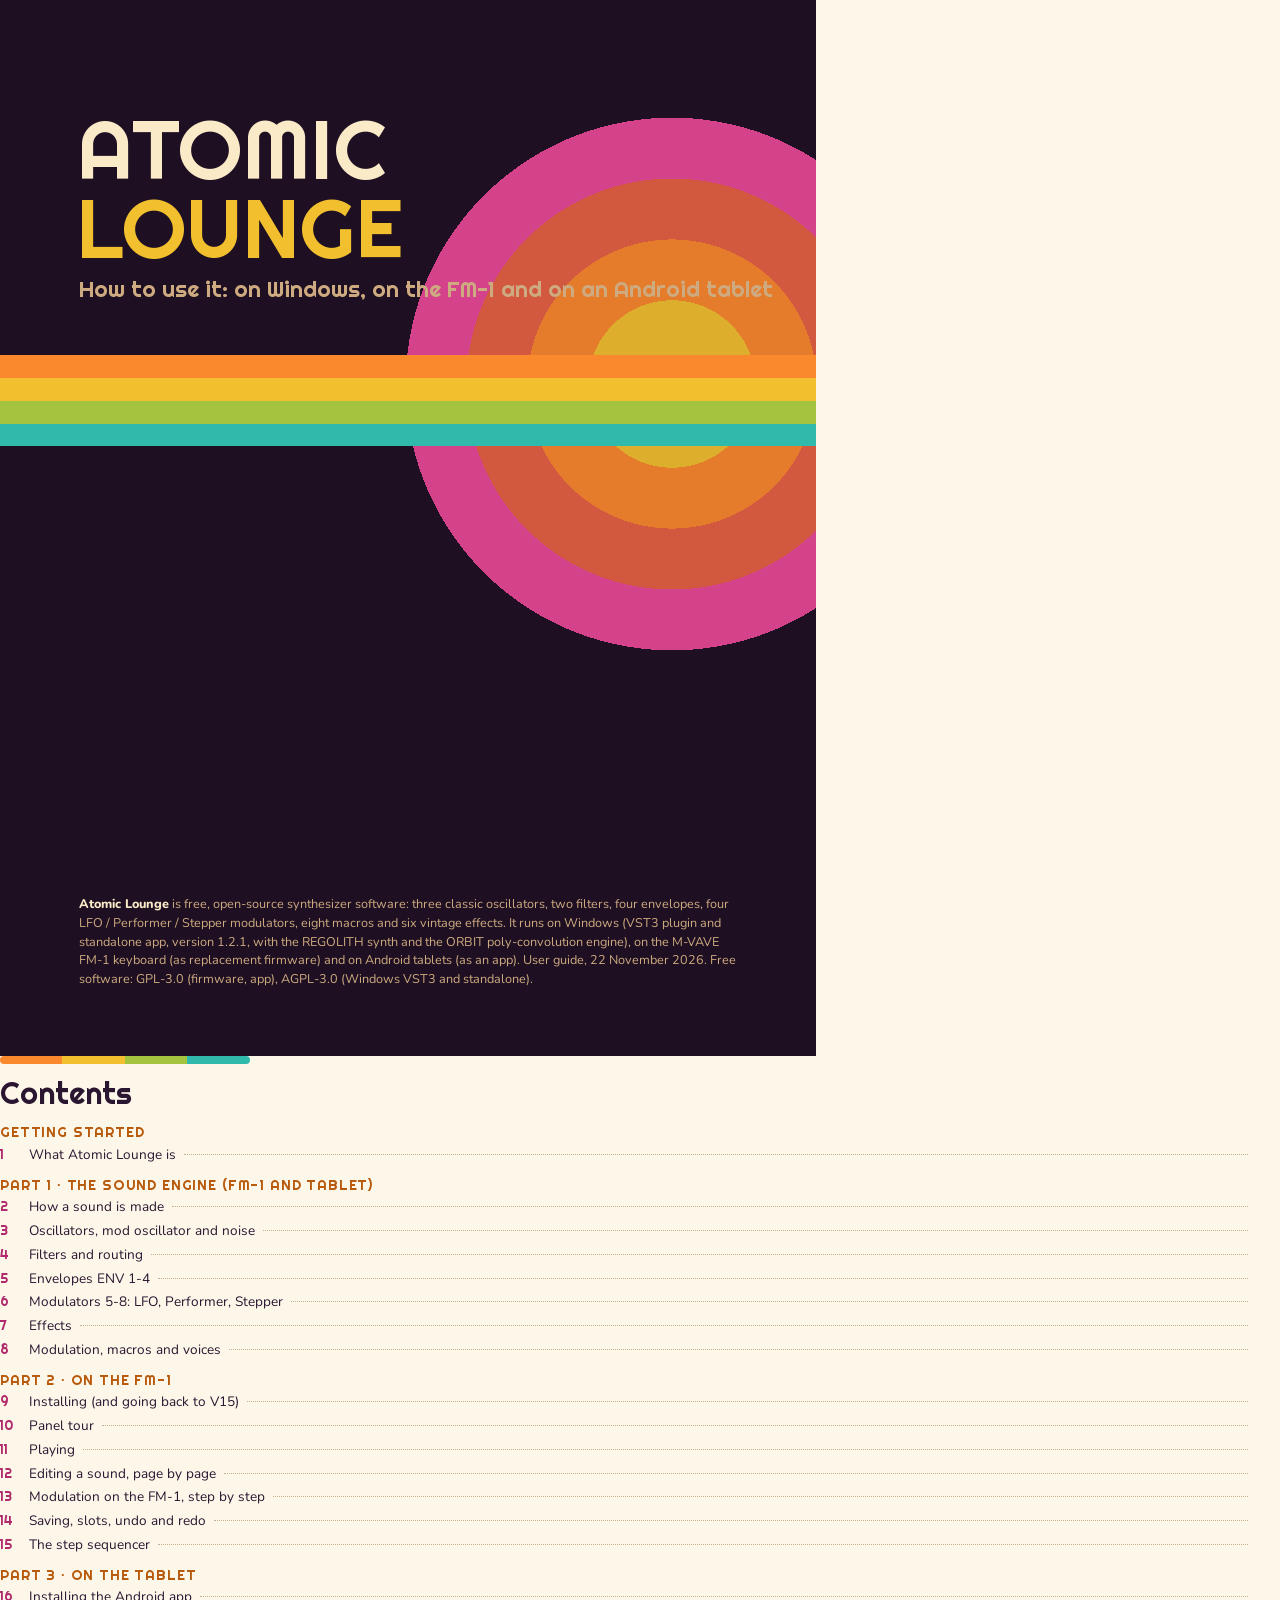
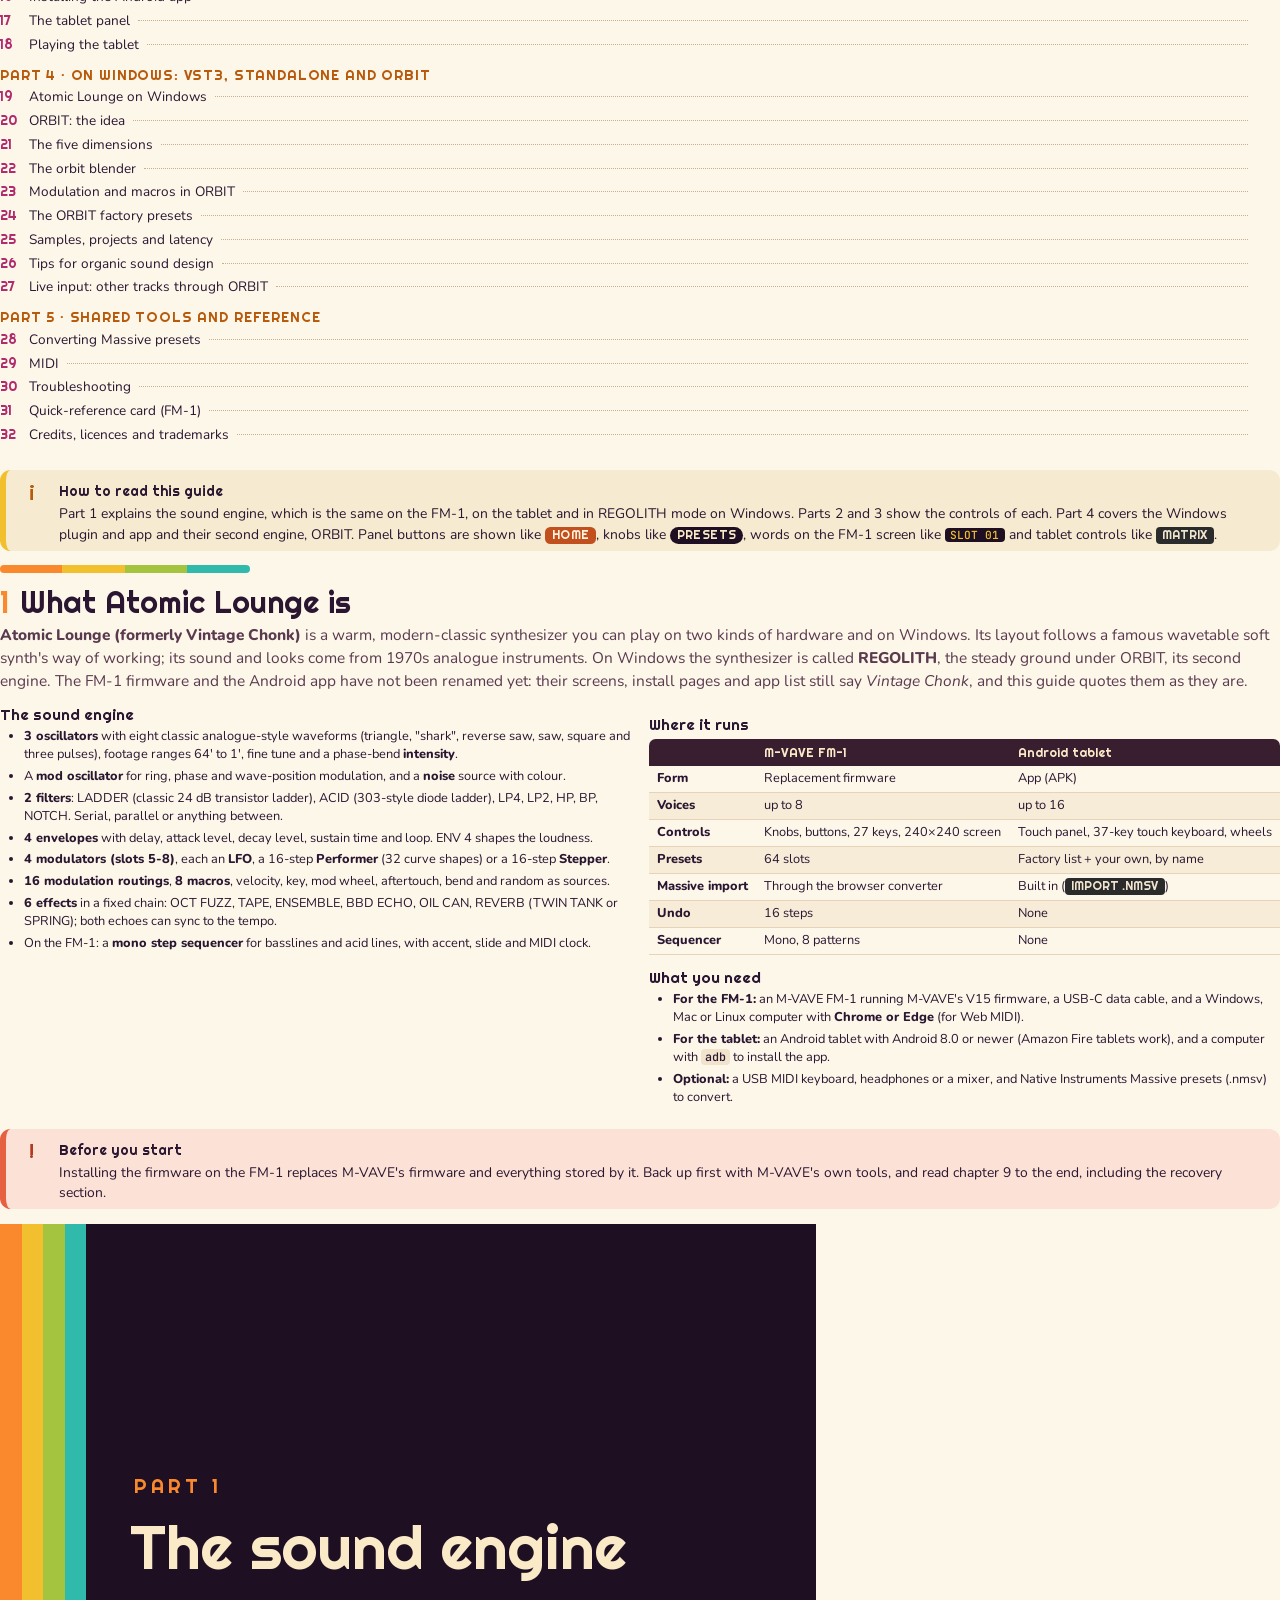
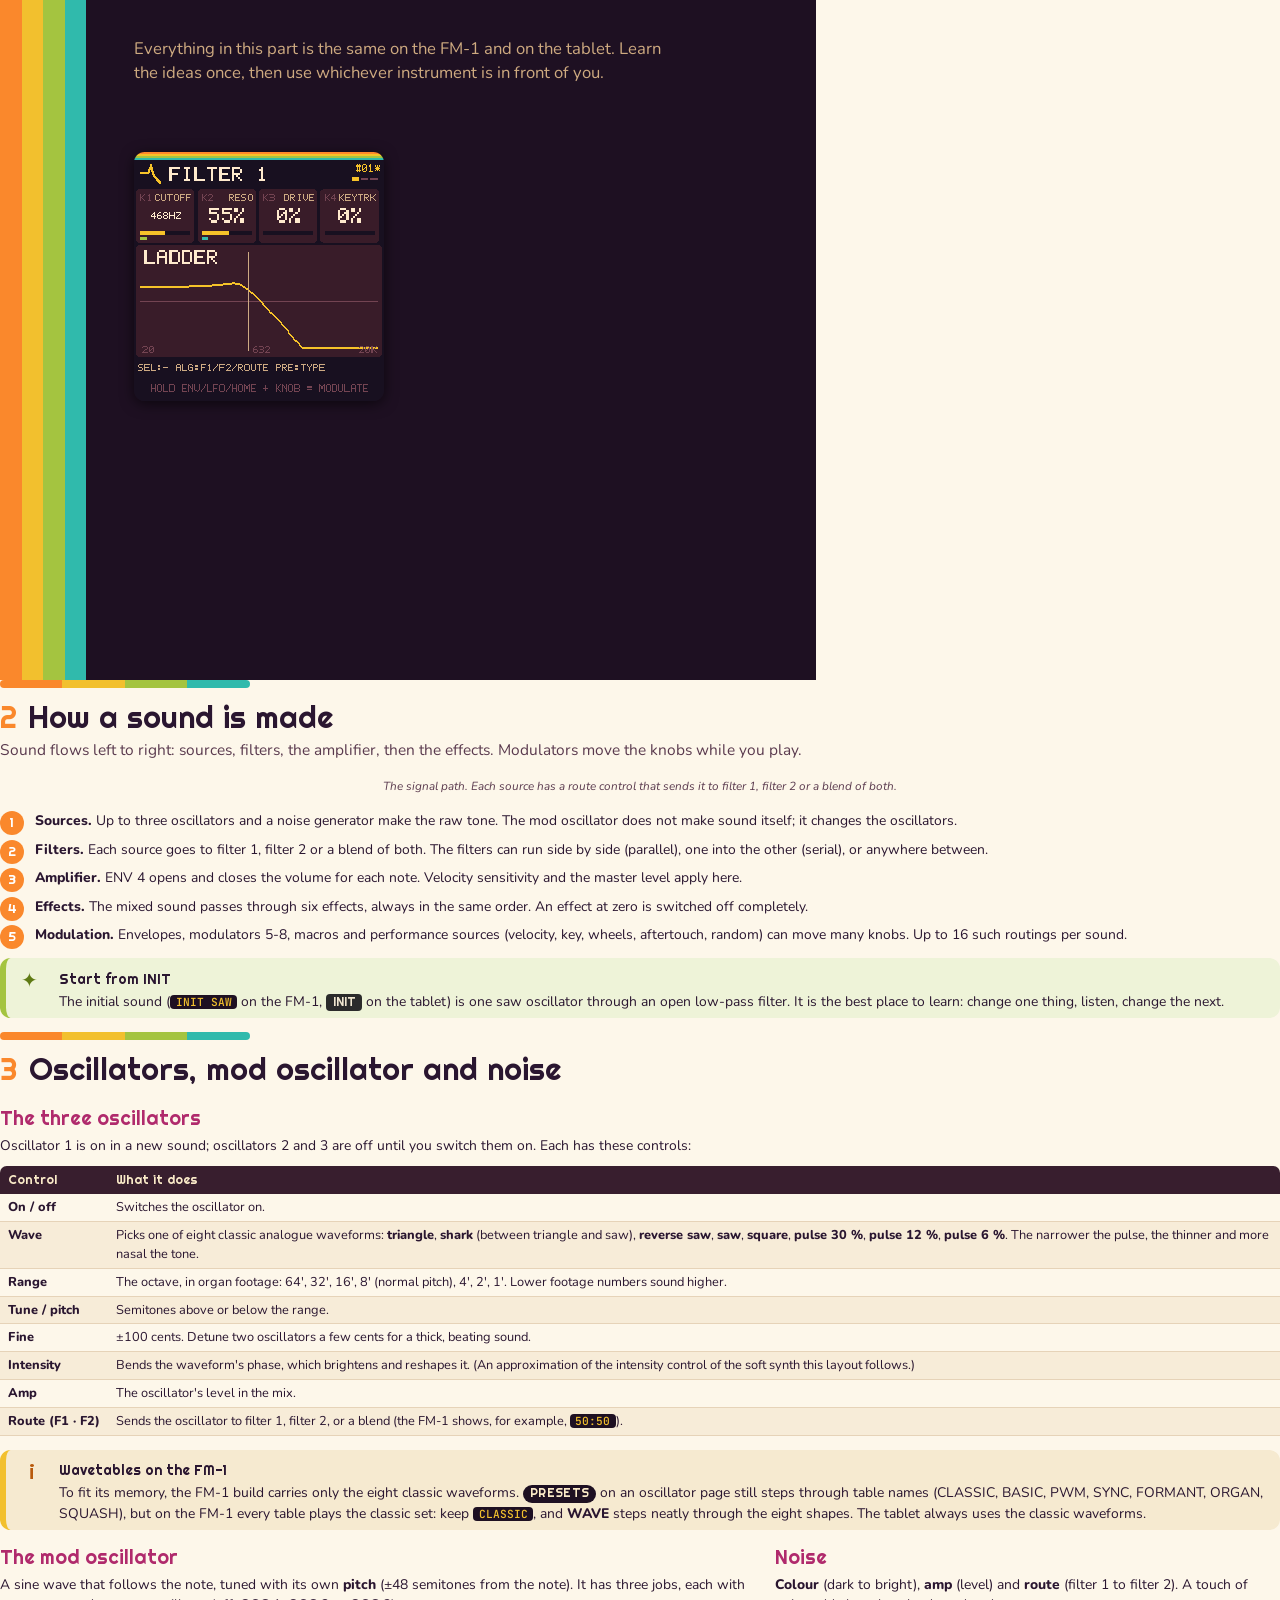
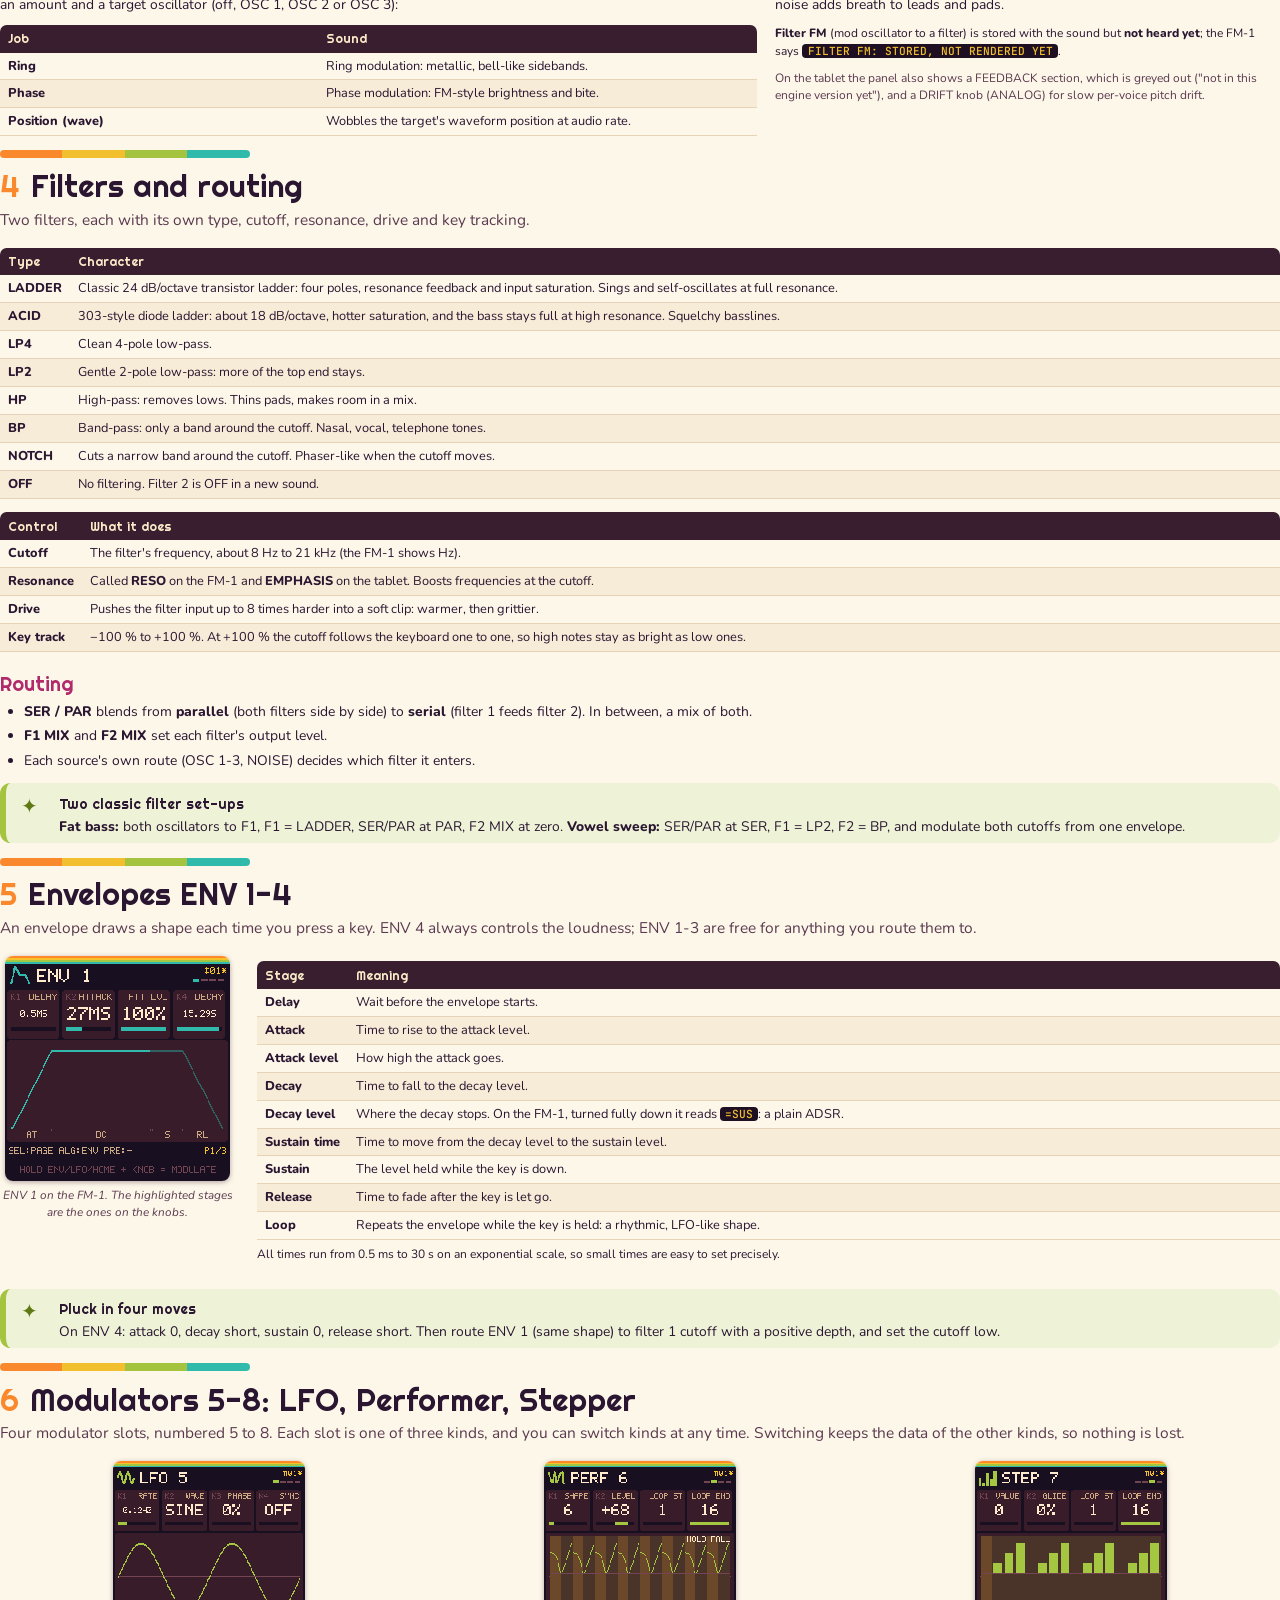
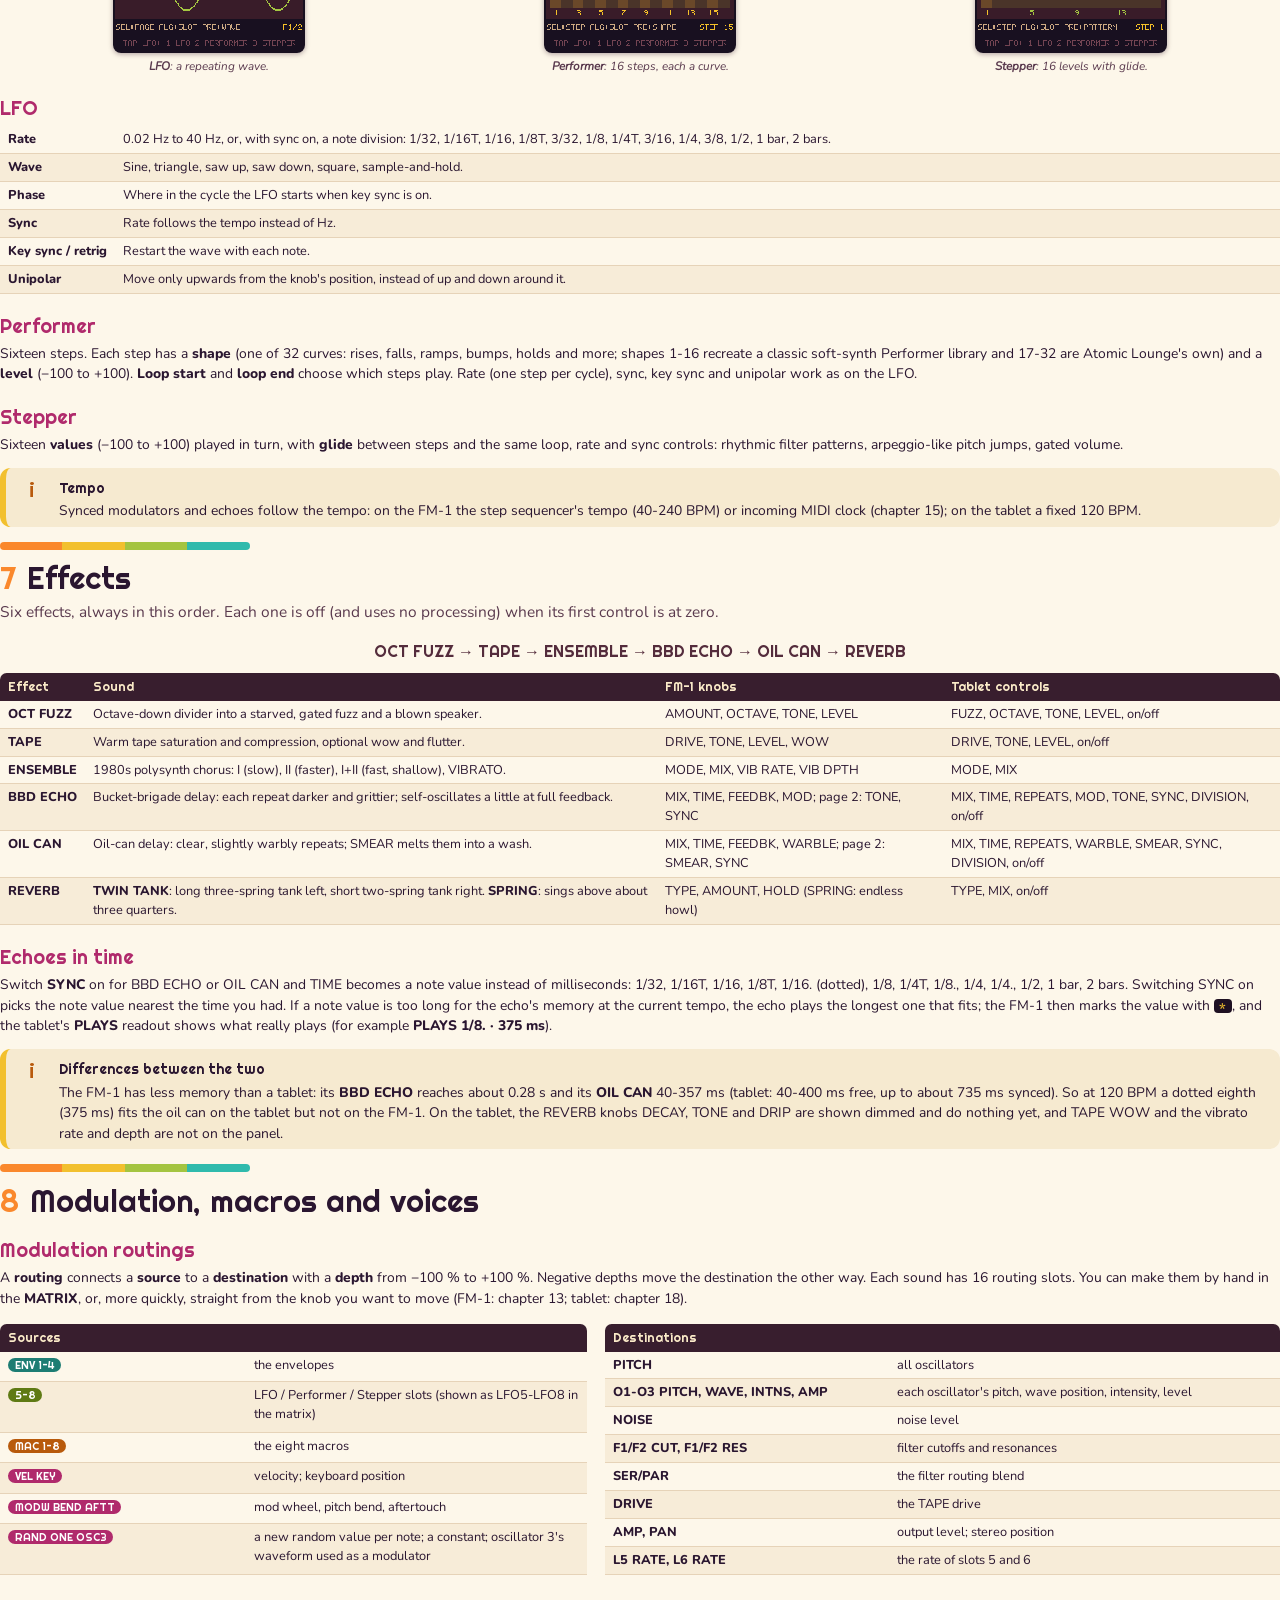
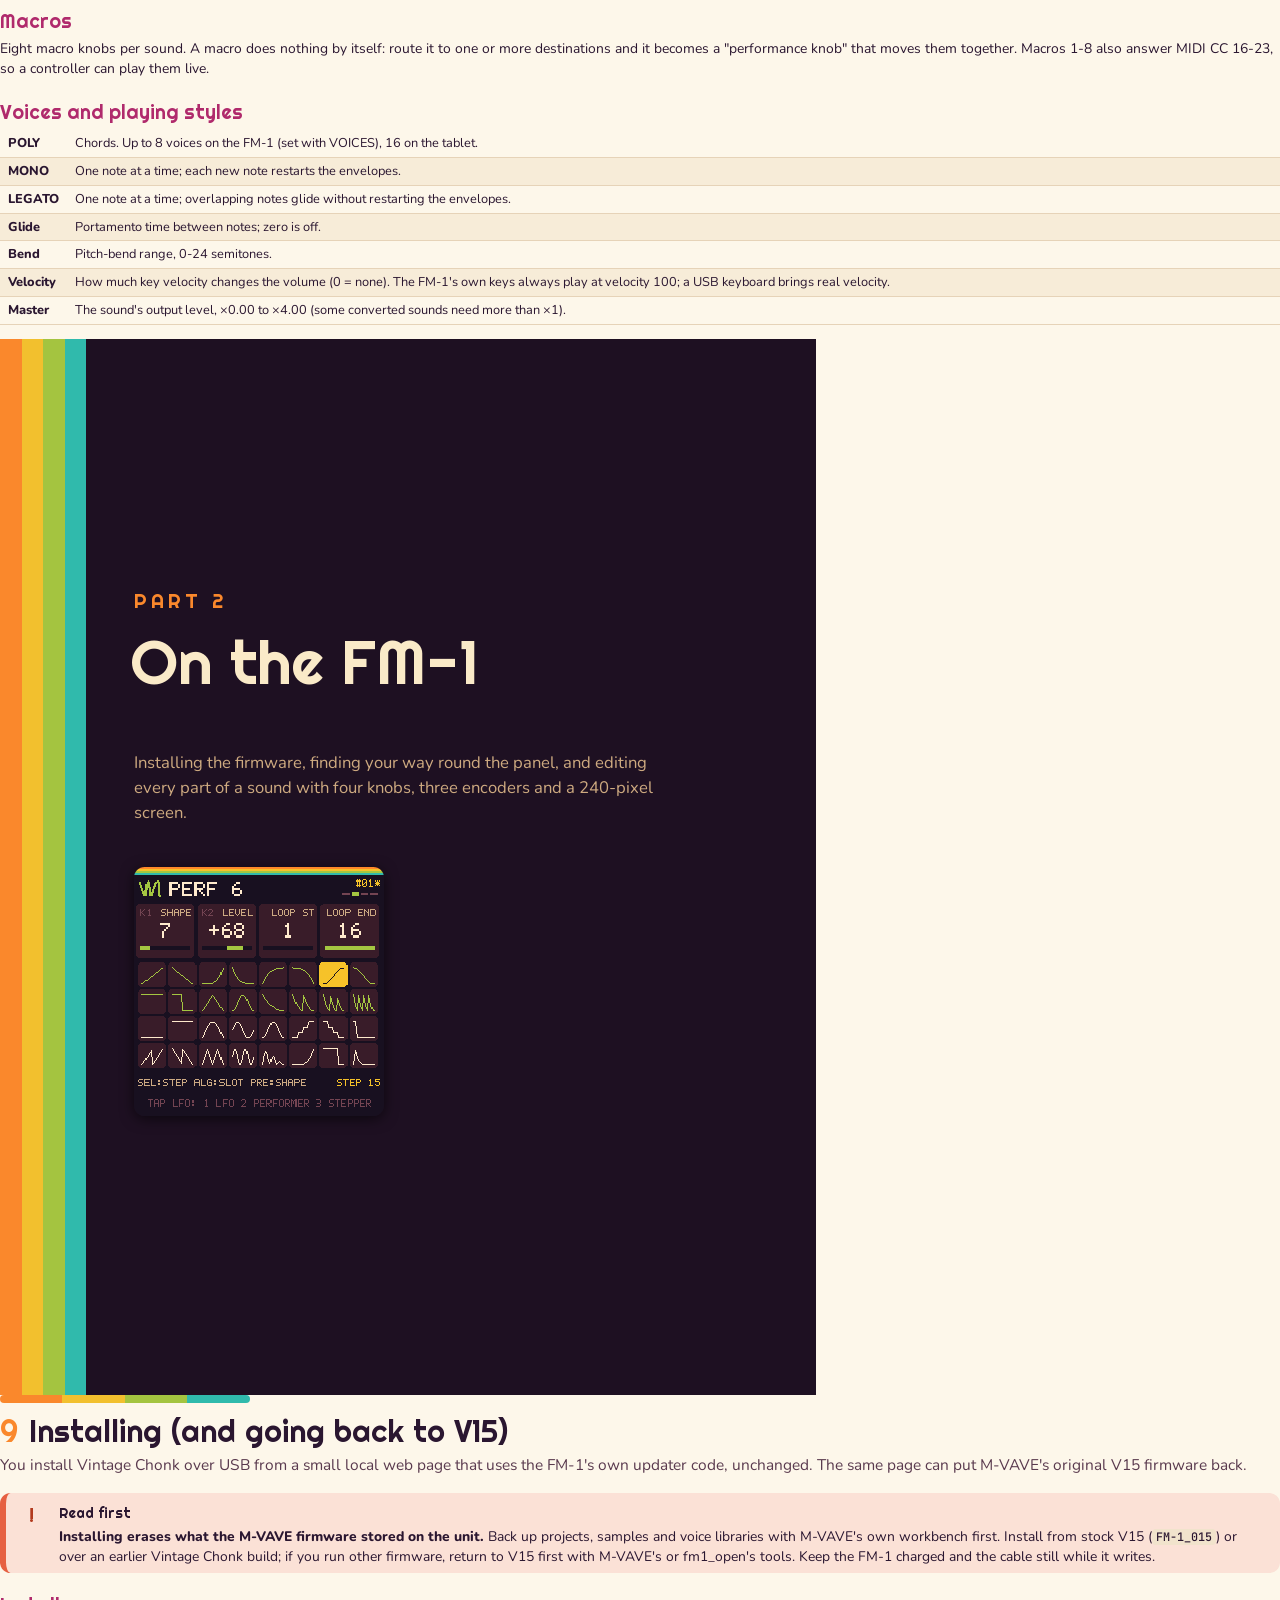
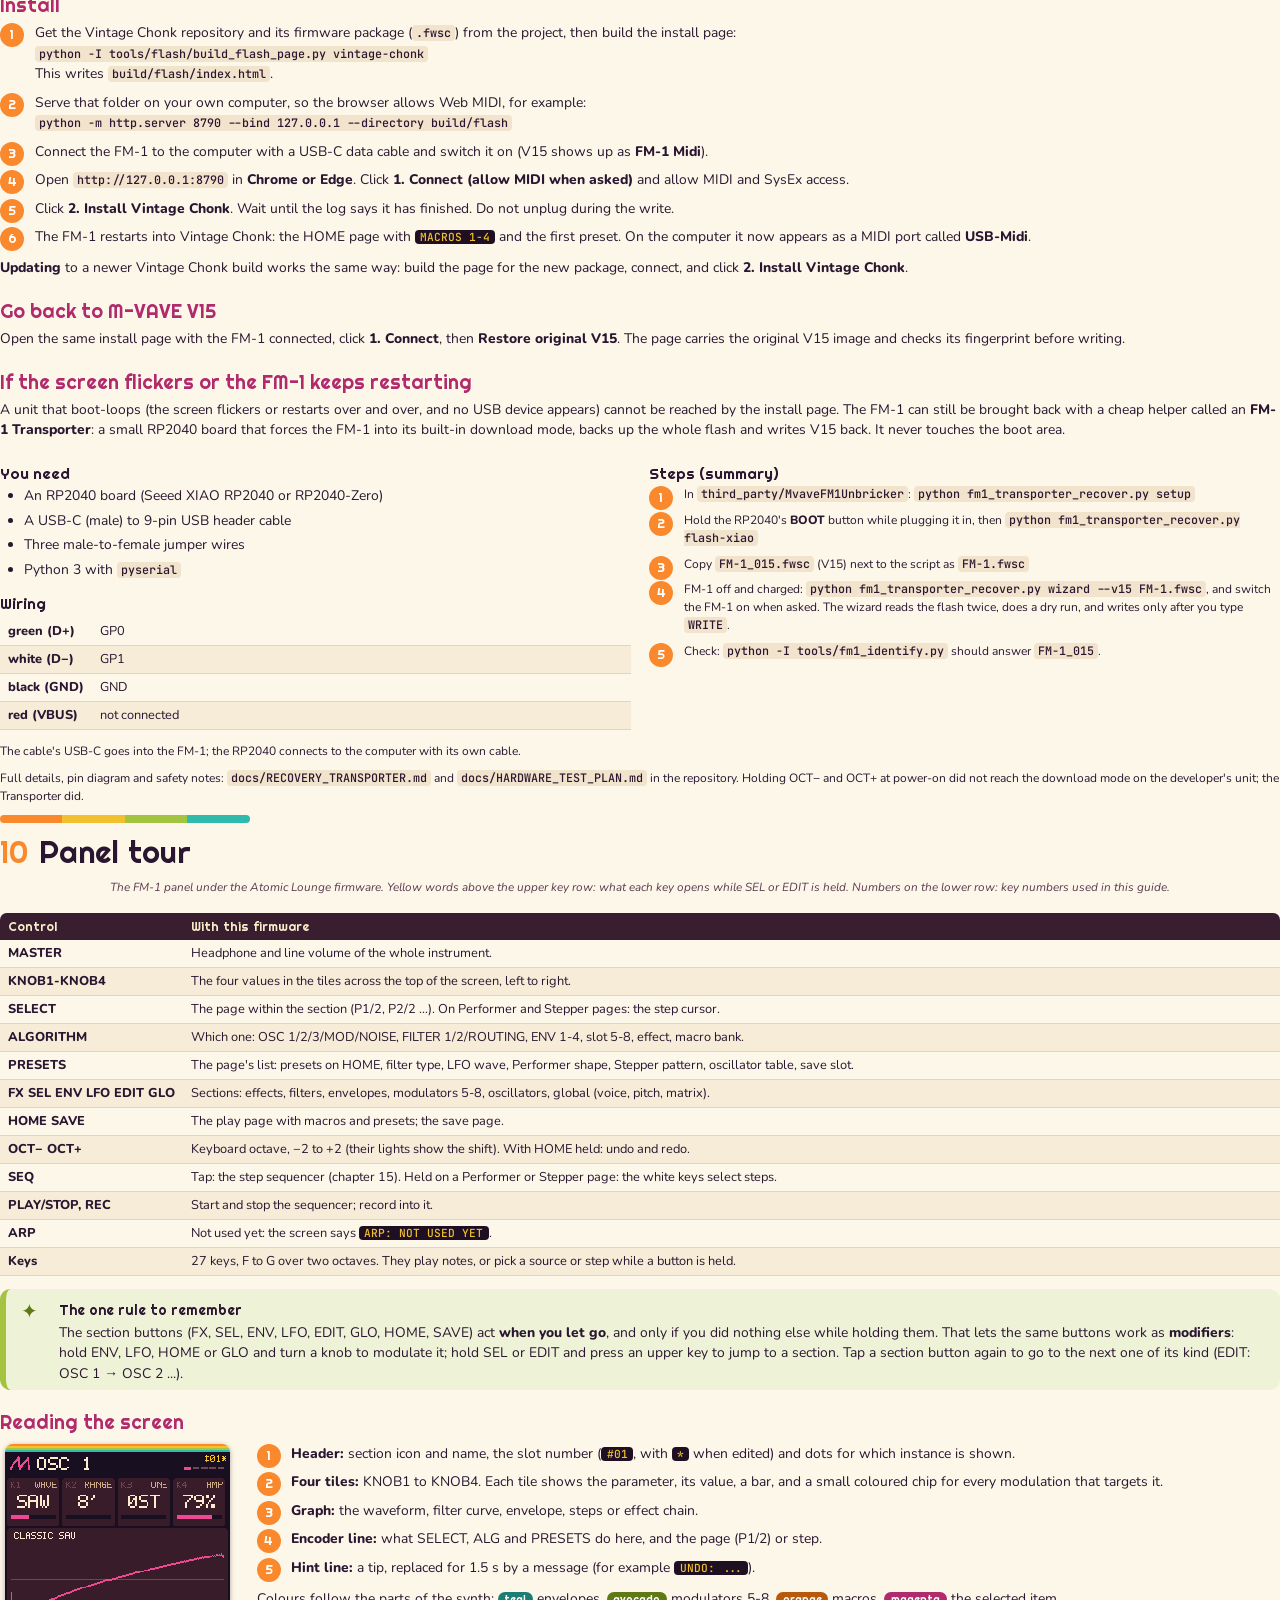
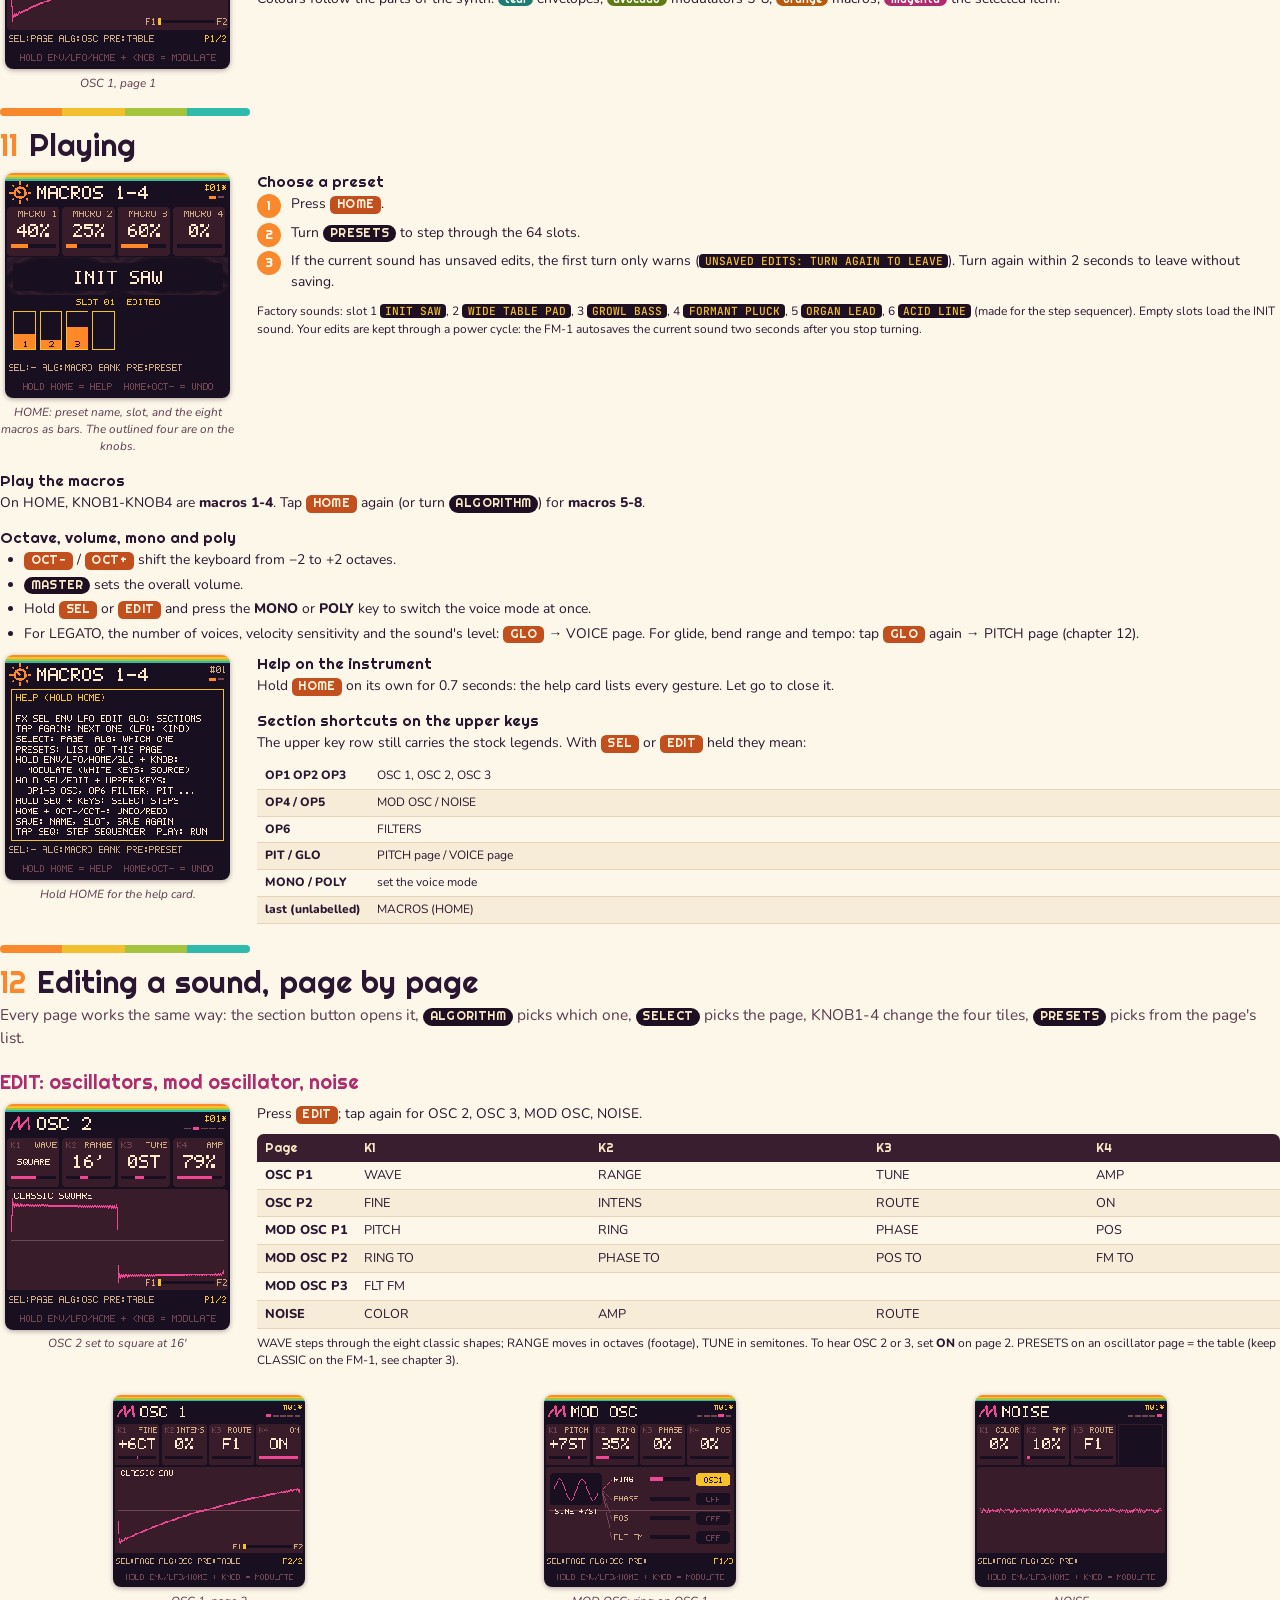
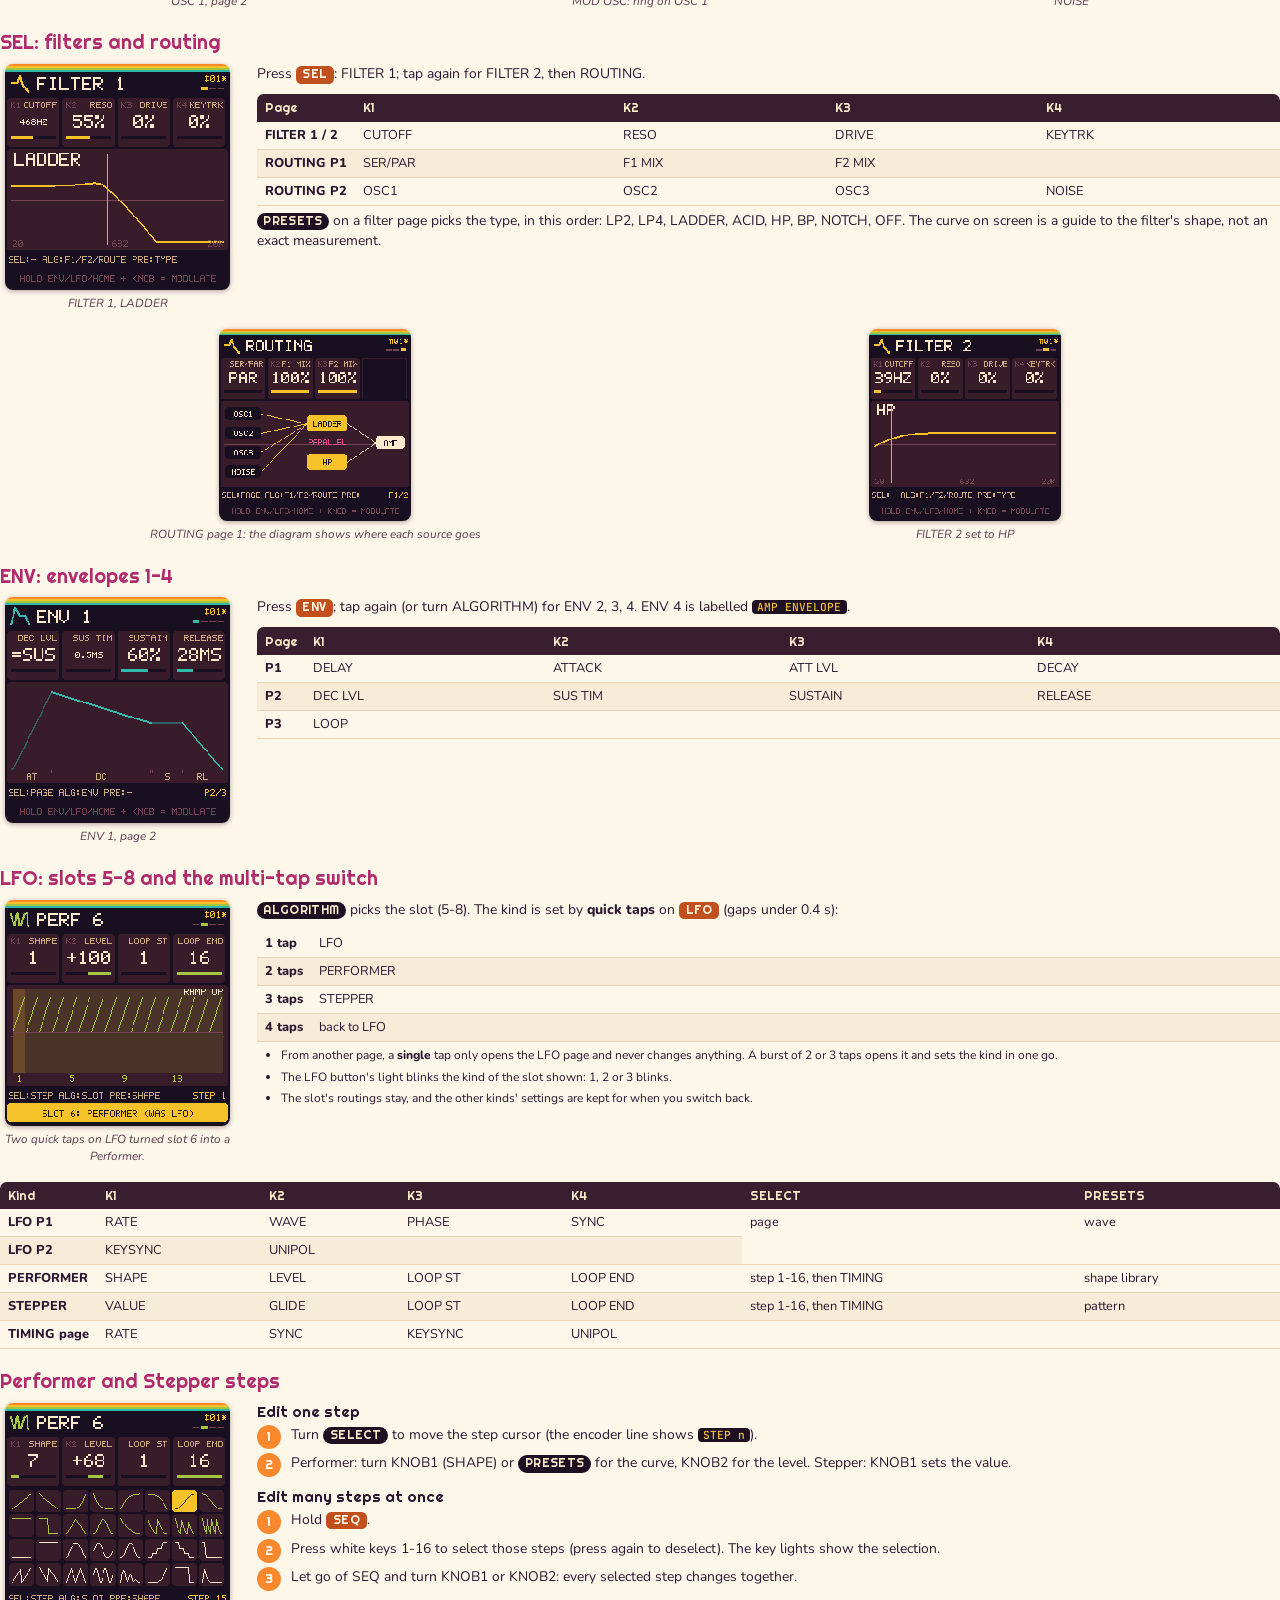
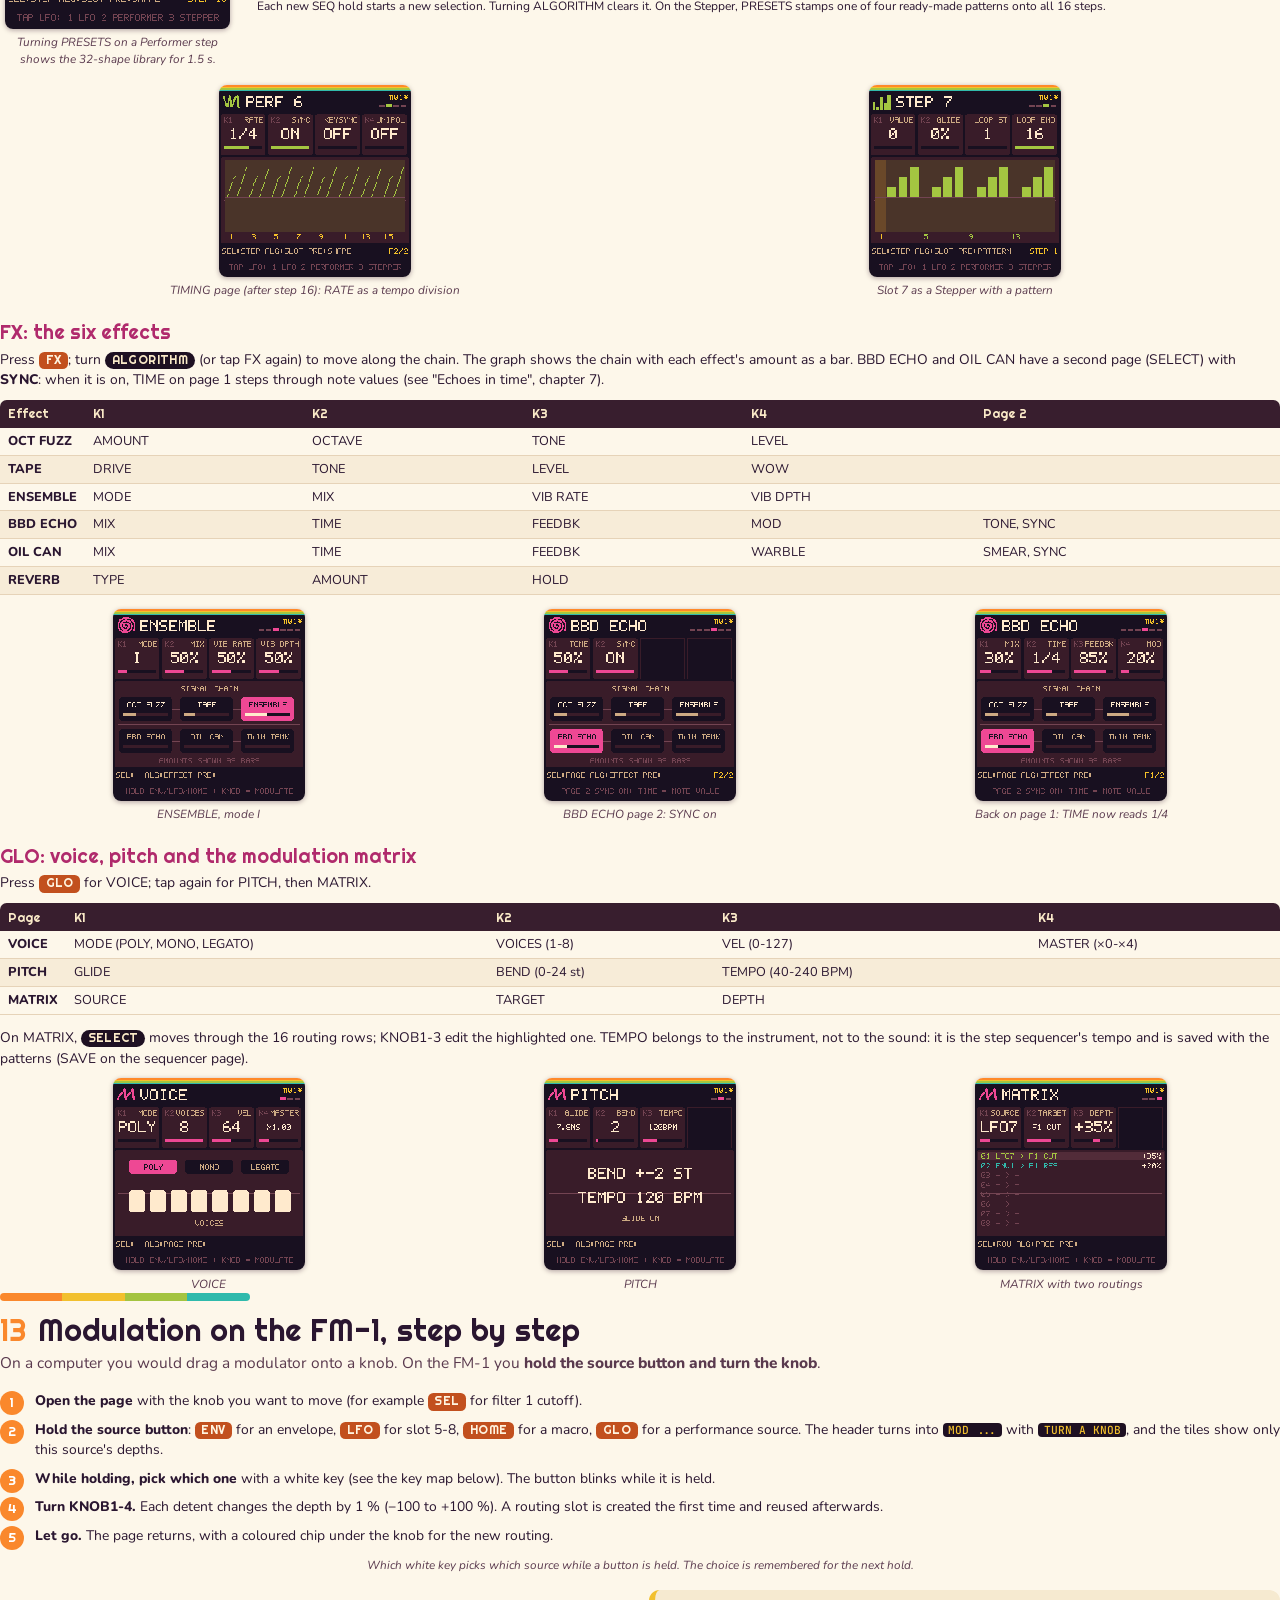
<file: docs/guide/guide.html>
<!doctype html>
<html lang="en">
<head>
<meta charset="utf-8">
<title>Atomic Lounge User Guide</title>
<link rel="stylesheet" href="guide.css">
</head>
<body>

<!-- ============================================================== COVER === -->
<section class="cover">
  <div class="sun"></div>
  <h1>ATOMIC<br><span>LOUNGE</span></h1>
  <div class="sub">How to use it: on Windows, on the FM-1 and on an Android tablet</div>
  <div class="stripe"><div style="background:#fa882c"></div><div style="background:#f2c02e"></div><div style="background:#a4c440"></div><div style="background:#30baac"></div></div>
  <div class="art"><!--INCLUDE panel--></div>
  <div class="foot"><b>Atomic Lounge</b> is free, open-source synthesizer software: three classic oscillators, two filters,
  four envelopes, four LFO / Performer / Stepper modulators, eight macros and six vintage effects.
  It runs on Windows (VST3 plugin and standalone app, version 1.2.1, with the REGOLITH synth and the ORBIT poly-convolution engine),
  on the M-VAVE FM-1 keyboard (as replacement firmware) and on Android tablets (as an app).
  User guide, 22 November 2026. Free software: GPL-3.0 (firmware, app), AGPL-3.0 (Windows VST3 and standalone).</div>
</section>

<!-- =========================================================== CONTENTS === -->
<section class="toc">
<h2 class="chapter" style="break-before:auto">Contents</h2>
<div class="toc-part">GETTING STARTED</div>
<a class="toc-row" href="#what"><span class="n">1</span><span class="ti">What Atomic Lounge is</span><span class="dots"></span><span class="pg" data-for="what"></span></a>
<div class="toc-part">PART 1 &middot; THE SOUND ENGINE (FM-1 AND TABLET)</div>
<a class="toc-row" href="#flow"><span class="n">2</span><span class="ti">How a sound is made</span><span class="dots"></span><span class="pg" data-for="flow"></span></a>
<a class="toc-row" href="#osc"><span class="n">3</span><span class="ti">Oscillators, mod oscillator and noise</span><span class="dots"></span><span class="pg" data-for="osc"></span></a>
<a class="toc-row" href="#filters"><span class="n">4</span><span class="ti">Filters and routing</span><span class="dots"></span><span class="pg" data-for="filters"></span></a>
<a class="toc-row" href="#env"><span class="n">5</span><span class="ti">Envelopes ENV 1-4</span><span class="dots"></span><span class="pg" data-for="env"></span></a>
<a class="toc-row" href="#mods"><span class="n">6</span><span class="ti">Modulators 5-8: LFO, Performer, Stepper</span><span class="dots"></span><span class="pg" data-for="mods"></span></a>
<a class="toc-row" href="#fx"><span class="n">7</span><span class="ti">Effects</span><span class="dots"></span><span class="pg" data-for="fx"></span></a>
<a class="toc-row" href="#modconcepts"><span class="n">8</span><span class="ti">Modulation, macros and voices</span><span class="dots"></span><span class="pg" data-for="modconcepts"></span></a>
<div class="toc-part">PART 2 &middot; ON THE FM-1</div>
<a class="toc-row" href="#install"><span class="n">9</span><span class="ti">Installing (and going back to V15)</span><span class="dots"></span><span class="pg" data-for="install"></span></a>
<a class="toc-row" href="#tour"><span class="n">10</span><span class="ti">Panel tour</span><span class="dots"></span><span class="pg" data-for="tour"></span></a>
<a class="toc-row" href="#playing"><span class="n">11</span><span class="ti">Playing</span><span class="dots"></span><span class="pg" data-for="playing"></span></a>
<a class="toc-row" href="#pages"><span class="n">12</span><span class="ti">Editing a sound, page by page</span><span class="dots"></span><span class="pg" data-for="pages"></span></a>
<a class="toc-row" href="#fm1mod"><span class="n">13</span><span class="ti">Modulation on the FM-1, step by step</span><span class="dots"></span><span class="pg" data-for="fm1mod"></span></a>
<a class="toc-row" href="#saving"><span class="n">14</span><span class="ti">Saving, slots, undo and redo</span><span class="dots"></span><span class="pg" data-for="saving"></span></a>
<a class="toc-row" href="#seq"><span class="n">15</span><span class="ti">The step sequencer</span><span class="dots"></span><span class="pg" data-for="seq"></span></a>
<div class="toc-part">PART 3 &middot; ON THE TABLET</div>
<a class="toc-row" href="#tabinstall"><span class="n">16</span><span class="ti">Installing the Android app</span><span class="dots"></span><span class="pg" data-for="tabinstall"></span></a>
<a class="toc-row" href="#tabpanel"><span class="n">17</span><span class="ti">The tablet panel</span><span class="dots"></span><span class="pg" data-for="tabpanel"></span></a>
<a class="toc-row" href="#tabplay"><span class="n">18</span><span class="ti">Playing the tablet</span><span class="dots"></span><span class="pg" data-for="tabplay"></span></a>
<div class="toc-part">PART 4 &middot; ON WINDOWS: VST3, STANDALONE AND ORBIT</div>
<a class="toc-row" href="#win"><span class="n">19</span><span class="ti">Atomic Lounge on Windows</span><span class="dots"></span><span class="pg" data-for="win"></span></a>
<a class="toc-row" href="#orbit"><span class="n">20</span><span class="ti">ORBIT: the idea</span><span class="dots"></span><span class="pg" data-for="orbit"></span></a>
<a class="toc-row" href="#dims"><span class="n">21</span><span class="ti">The five dimensions</span><span class="dots"></span><span class="pg" data-for="dims"></span></a>
<a class="toc-row" href="#blender"><span class="n">22</span><span class="ti">The orbit blender</span><span class="dots"></span><span class="pg" data-for="blender"></span></a>
<a class="toc-row" href="#orbitmod"><span class="n">23</span><span class="ti">Modulation and macros in ORBIT</span><span class="dots"></span><span class="pg" data-for="orbitmod"></span></a>
<a class="toc-row" href="#orbitpresets"><span class="n">24</span><span class="ti">The ORBIT factory presets</span><span class="dots"></span><span class="pg" data-for="orbitpresets"></span></a>
<a class="toc-row" href="#samples"><span class="n">25</span><span class="ti">Samples, projects and latency</span><span class="dots"></span><span class="pg" data-for="samples"></span></a>
<a class="toc-row" href="#organic"><span class="n">26</span><span class="ti">Tips for organic sound design</span><span class="dots"></span><span class="pg" data-for="organic"></span></a>
<a class="toc-row" href="#input"><span class="n">27</span><span class="ti">Live input: other tracks through ORBIT</span><span class="dots"></span><span class="pg" data-for="input"></span></a>
<div class="toc-part">PART 5 &middot; SHARED TOOLS AND REFERENCE</div>
<a class="toc-row" href="#convert"><span class="n">28</span><span class="ti">Converting Massive presets</span><span class="dots"></span><span class="pg" data-for="convert"></span></a>
<a class="toc-row" href="#midi"><span class="n">29</span><span class="ti">MIDI</span><span class="dots"></span><span class="pg" data-for="midi"></span></a>
<a class="toc-row" href="#trouble"><span class="n">30</span><span class="ti">Troubleshooting</span><span class="dots"></span><span class="pg" data-for="trouble"></span></a>
<a class="toc-row" href="#qref"><span class="n">31</span><span class="ti">Quick-reference card (FM-1)</span><span class="dots"></span><span class="pg" data-for="qref"></span></a>
<a class="toc-row" href="#credits"><span class="n">32</span><span class="ti">Credits, licences and trademarks</span><span class="dots"></span><span class="pg" data-for="credits"></span></a>

<div class="callout note" style="margin-top:18pt"><span class="t">How to read this guide</span>
Part 1 explains the sound engine, which is the same on the FM-1, on the tablet and in REGOLITH mode on Windows. Parts 2 and 3 show
the controls of each. Part 4 covers the Windows plugin and app and their second engine, ORBIT. Panel buttons are shown like <span class="btn">HOME</span>, knobs like
<span class="knob">PRESETS</span>, words on the FM-1 screen like <span class="scr">SLOT 01</span> and tablet
controls like <span class="tab">MATRIX</span>.</div>
</section>

<!-- ================================================================ 1 === -->
<h2 class="chapter" id="what"><span class="num">1</span>What Atomic Lounge is</h2>
<p class="lede" style="margin-bottom:6pt"><b>Atomic Lounge (formerly Vintage Chonk)</b> is a warm, modern-classic synthesizer you can play on
two kinds of hardware and on Windows. Its layout follows a
famous wavetable soft synth's way of working; its sound and looks come from 1970s analogue instruments. On Windows the synthesizer
is called <b>REGOLITH</b>, the steady ground under ORBIT, its second engine. The FM-1 firmware and the Android app have not been renamed
yet: their screens, install pages and app list still say <i>Vintage Chonk</i>, and this guide quotes them as they are.</p>

<div class="grid2" style="font-size:9.6pt;line-height:1.4">
<div>
<h4 style="margin-top:4pt">The sound engine</h4>
<ul>
<li><b>3 oscillators</b> with eight classic analogue-style waveforms (triangle, "shark", reverse saw, saw, square and three pulses), footage ranges 64' to 1', fine tune and a phase-bend <b>intensity</b>.</li>
<li>A <b>mod oscillator</b> for ring, phase and wave-position modulation, and a <b>noise</b> source with colour.</li>
<li><b>2 filters</b>: LADDER (classic 24 dB transistor ladder), ACID (303-style diode ladder), LP4, LP2, HP, BP, NOTCH. Serial, parallel or anything between.</li>
<li><b>4 envelopes</b> with delay, attack level, decay level, sustain time and loop. ENV 4 shapes the loudness.</li>
<li><b>4 modulators (slots 5-8)</b>, each an <b>LFO</b>, a 16-step <b>Performer</b> (32 curve shapes) or a 16-step <b>Stepper</b>.</li>
<li><b>16 modulation routings</b>, <b>8 macros</b>, velocity, key, mod wheel, aftertouch, bend and random as sources.</li>
<li><b>6 effects</b> in a fixed chain: OCT FUZZ, TAPE, ENSEMBLE, BBD ECHO, OIL CAN, REVERB (TWIN TANK or SPRING); both echoes can sync to the tempo.</li>
<li>On the FM-1: a <b>mono step sequencer</b> for basslines and acid lines, with accent, slide and MIDI clock.</li>
</ul>
</div>
<div>
<h4>Where it runs</h4>
<table>
<thead><tr><th></th><th>M-VAVE FM-1</th><th>Android tablet</th></tr></thead>
<tbody>
<tr><td class="k">Form</td><td>Replacement firmware</td><td>App (APK)</td></tr>
<tr><td class="k">Voices</td><td>up to 8</td><td>up to 16</td></tr>
<tr><td class="k">Controls</td><td>Knobs, buttons, 27 keys, 240&times;240 screen</td><td>Touch panel, 37-key touch keyboard, wheels</td></tr>
<tr><td class="k">Presets</td><td>64 slots</td><td>Factory list + your own, by name</td></tr>
<tr><td class="k">Massive import</td><td>Through the browser converter</td><td>Built in (<span class="tab">IMPORT .NMSV</span>)</td></tr>
<tr><td class="k">Undo</td><td>16 steps</td><td>None</td></tr>
<tr><td class="k">Sequencer</td><td>Mono, 8 patterns</td><td>None</td></tr>
</tbody></table>
<h4>What you need</h4>
<ul>
<li><b>For the FM-1:</b> an M-VAVE FM-1 running M-VAVE's V15 firmware, a USB-C data cable, and a Windows, Mac or Linux computer with <b>Chrome or Edge</b> (for Web MIDI).</li>
<li><b>For the tablet:</b> an Android tablet with Android 8.0 or newer (Amazon Fire tablets work), and a computer with <code>adb</code> to install the app.</li>
<li><b>Optional:</b> a USB MIDI keyboard, headphones or a mixer, and Native Instruments Massive presets (.nmsv) to convert.</li>
</ul>
</div>
</div>

<div class="callout warn"><span class="t">Before you start</span>
Installing the firmware on the FM-1 replaces M-VAVE's firmware and everything stored by it. Back up first with
M-VAVE's own tools, and read chapter 9 to the end, including the recovery section.</div>

<!-- ============================================================ PART 1 === -->
<section class="part">
  <div class="stripe"><div style="background:#fa882c"></div><div style="background:#f2c02e"></div><div style="background:#a4c440"></div><div style="background:#30baac"></div></div>
  <div class="no">PART 1</div>
  <h1>The sound engine</h1>
  <p>Everything in this part is the same on the FM-1 and on the tablet. Learn the ideas once, then use
  whichever instrument is in front of you.</p>
  <img src="img/fm1/filter1_mods.png" style="width:2.6in;image-rendering:pixelated">
</section>

<!-- ================================================================ 2 === -->
<h2 class="chapter" id="flow"><span class="num">2</span>How a sound is made</h2>
<p class="lede">Sound flows left to right: sources, filters, the amplifier, then the effects. Modulators move
the knobs while you play.</p>
<figure><!--INCLUDE flow--><figcaption>The signal path. Each source has a route control that sends it to filter 1, filter 2 or a blend of both.</figcaption></figure>

<ol class="steps">
<li><b>Sources.</b> Up to three oscillators and a noise generator make the raw tone. The mod oscillator does not make sound itself; it changes the oscillators.</li>
<li><b>Filters.</b> Each source goes to filter 1, filter 2 or a blend of both. The filters can run side by side (parallel), one into the other (serial), or anywhere between.</li>
<li><b>Amplifier.</b> ENV 4 opens and closes the volume for each note. Velocity sensitivity and the master level apply here.</li>
<li><b>Effects.</b> The mixed sound passes through six effects, always in the same order. An effect at zero is switched off completely.</li>
<li><b>Modulation.</b> Envelopes, modulators 5-8, macros and performance sources (velocity, key, wheels, aftertouch, random) can move many knobs. Up to 16 such routings per sound.</li>
</ol>

<div class="callout tip"><span class="t">Start from INIT</span>
The initial sound (<span class="scr">INIT SAW</span> on the FM-1, <span class="tab">INIT</span> on the tablet) is one saw
oscillator through an open low-pass filter. It is the best place to learn: change one thing, listen, change the next.</div>

<!-- ================================================================ 3 === -->
<h2 class="chapter" id="osc"><span class="num">3</span>Oscillators, mod oscillator and noise</h2>
<h3>The three oscillators</h3>
<p>Oscillator 1 is on in a new sound; oscillators 2 and 3 are off until you switch them on. Each has these controls:</p>
<table>
<thead><tr><th>Control</th><th>What it does</th></tr></thead>
<tbody>
<tr><td class="k">On / off</td><td>Switches the oscillator on.</td></tr>
<tr><td class="k">Wave</td><td>Picks one of eight classic analogue waveforms: <b>triangle</b>, <b>shark</b> (between triangle and saw), <b>reverse saw</b>, <b>saw</b>, <b>square</b>, <b>pulse 30 %</b>, <b>pulse 12 %</b>, <b>pulse 6 %</b>. The narrower the pulse, the thinner and more nasal the tone.</td></tr>
<tr><td class="k">Range</td><td>The octave, in organ footage: 64', 32', 16', 8' (normal pitch), 4', 2', 1'. Lower footage numbers sound higher.</td></tr>
<tr><td class="k">Tune / pitch</td><td>Semitones above or below the range.</td></tr>
<tr><td class="k">Fine</td><td>&plusmn;100 cents. Detune two oscillators a few cents for a thick, beating sound.</td></tr>
<tr><td class="k">Intensity</td><td>Bends the waveform's phase, which brightens and reshapes it. (An approximation of the intensity control of the soft synth this layout follows.)</td></tr>
<tr><td class="k">Amp</td><td>The oscillator's level in the mix.</td></tr>
<tr><td class="k">Route (F1 &middot; F2)</td><td>Sends the oscillator to filter 1, filter 2, or a blend (the FM-1 shows, for example, <span class="scr">50:50</span>).</td></tr>
</tbody></table>
<div class="callout note"><span class="t">Wavetables on the FM-1</span>
To fit its memory, the FM-1 build carries only the eight classic waveforms. <span class="knob">PRESETS</span> on an
oscillator page still steps through table names (CLASSIC, BASIC, PWM, SYNC, FORMANT, ORGAN, SQUASH), but on the FM-1 every
table plays the classic set: keep <span class="scr">CLASSIC</span>, and <b>WAVE</b> steps neatly through the eight shapes.
The tablet always uses the classic waveforms.</div>

<div class="grid2 wide" style="grid-template-columns:1.5fr 1fr;margin-top:12pt">
<div>
<h3 style="margin-top:0">The mod oscillator</h3>
<p>A sine wave that follows the note, tuned with its own <b>pitch</b> (&plusmn;48 semitones from the note). It has three jobs, each with an amount and a target oscillator (off, OSC 1, OSC 2 or OSC 3):</p>
<table class="free">
<thead><tr><th>Job</th><th>Sound</th></tr></thead>
<tbody>
<tr><td class="k">Ring</td><td>Ring modulation: metallic, bell-like sidebands.</td></tr>
<tr><td class="k">Phase</td><td>Phase modulation: FM-style brightness and bite.</td></tr>
<tr><td class="k">Position (wave)</td><td>Wobbles the target's waveform position at audio rate.</td></tr>

</tbody></table>

</div><div>
<h3 style="margin-top:0">Noise</h3>
<p><b>Colour</b> (dark to bright), <b>amp</b> (level) and <b>route</b> (filter 1 to filter 2). A touch of noise adds breath to leads and pads.</p>
<p class="small"><b>Filter FM</b> (mod oscillator to a filter) is stored with the sound but <b>not heard yet</b>; the FM-1 says <span class="scr">FILTER FM: STORED, NOT RENDERED YET</span>.</p>
<p class="small dim">On the tablet the panel also shows a FEEDBACK section, which is greyed out ("not in this engine version yet"), and a DRIFT knob (ANALOG) for slow per-voice pitch drift.</p>
</div></div>

<!-- ================================================================ 4 === -->
<h2 class="chapter" id="filters"><span class="num">4</span>Filters and routing</h2>
<p class="lede">Two filters, each with its own type, cutoff, resonance, drive and key tracking.</p>
<table>
<thead><tr><th>Type</th><th>Character</th></tr></thead>
<tbody>
<tr><td class="k">LADDER</td><td>Classic 24 dB/octave transistor ladder: four poles, resonance feedback and input saturation. Sings and self-oscillates at full resonance.</td></tr>
<tr><td class="k">ACID</td><td>303-style diode ladder: about 18 dB/octave, hotter saturation, and the bass stays full at high resonance. Squelchy basslines.</td></tr>
<tr><td class="k">LP4</td><td>Clean 4-pole low-pass.</td></tr>
<tr><td class="k">LP2</td><td>Gentle 2-pole low-pass: more of the top end stays.</td></tr>
<tr><td class="k">HP</td><td>High-pass: removes lows. Thins pads, makes room in a mix.</td></tr>
<tr><td class="k">BP</td><td>Band-pass: only a band around the cutoff. Nasal, vocal, telephone tones.</td></tr>
<tr><td class="k">NOTCH</td><td>Cuts a narrow band around the cutoff. Phaser-like when the cutoff moves.</td></tr>
<tr><td class="k">OFF</td><td>No filtering. Filter 2 is OFF in a new sound.</td></tr>
</tbody></table>
<table>
<thead><tr><th>Control</th><th>What it does</th></tr></thead>
<tbody>
<tr><td class="k">Cutoff</td><td>The filter's frequency, about 8 Hz to 21 kHz (the FM-1 shows Hz).</td></tr>
<tr><td class="k">Resonance</td><td>Called <b>RESO</b> on the FM-1 and <b>EMPHASIS</b> on the tablet. Boosts frequencies at the cutoff.</td></tr>
<tr><td class="k">Drive</td><td>Pushes the filter input up to 8 times harder into a soft clip: warmer, then grittier.</td></tr>
<tr><td class="k">Key track</td><td>&minus;100 % to +100 %. At +100 % the cutoff follows the keyboard one to one, so high notes stay as bright as low ones.</td></tr>
</tbody></table>
<h3>Routing</h3>
<ul>
<li><b>SER / PAR</b> blends from <b>parallel</b> (both filters side by side) to <b>serial</b> (filter 1 feeds filter 2). In between, a mix of both.</li>
<li><b>F1 MIX</b> and <b>F2 MIX</b> set each filter's output level.</li>
<li>Each source's own route (OSC 1-3, NOISE) decides which filter it enters.</li>
</ul>
<div class="callout tip"><span class="t">Two classic filter set-ups</span>
<b>Fat bass:</b> both oscillators to F1, F1 = LADDER, SER/PAR at PAR, F2 MIX at zero.
<b>Vowel sweep:</b> SER/PAR at SER, F1 = LP2, F2 = BP, and modulate both cutoffs from one envelope.</div>

<!-- ================================================================ 5 === -->
<h2 class="chapter" id="env"><span class="num">5</span>Envelopes ENV 1-4</h2>
<p class="lede">An envelope draws a shape each time you press a key. ENV 4 always controls the loudness; ENV 1-3 are free for anything you route them to.</p>
<div class="pagepair">
<figure><img class="screen" src="img/fm1/env1.png"><figcaption>ENV 1 on the FM-1. The highlighted stages are the ones on the knobs.</figcaption></figure>
<div>
<table>
<thead><tr><th>Stage</th><th>Meaning</th></tr></thead>
<tbody>
<tr><td class="k">Delay</td><td>Wait before the envelope starts.</td></tr>
<tr><td class="k">Attack</td><td>Time to rise to the attack level.</td></tr>
<tr><td class="k">Attack level</td><td>How high the attack goes.</td></tr>
<tr><td class="k">Decay</td><td>Time to fall to the decay level.</td></tr>
<tr><td class="k">Decay level</td><td>Where the decay stops. On the FM-1, turned fully down it reads <span class="scr">=SUS</span>: a plain ADSR.</td></tr>
<tr><td class="k">Sustain time</td><td>Time to move from the decay level to the sustain level.</td></tr>
<tr><td class="k">Sustain</td><td>The level held while the key is down.</td></tr>
<tr><td class="k">Release</td><td>Time to fade after the key is let go.</td></tr>
<tr><td class="k">Loop</td><td>Repeats the envelope while the key is held: a rhythmic, LFO-like shape.</td></tr>
</tbody></table>
<p class="small">All times run from 0.5 ms to 30 s on an exponential scale, so small times are easy to set precisely.</p>
</div></div>
<div class="callout tip"><span class="t">Pluck in four moves</span>
On ENV 4: attack 0, decay short, sustain 0, release short. Then route ENV 1 (same shape) to filter 1 cutoff with a positive depth, and set the cutoff low.</div>

<!-- ================================================================ 6 === -->
<h2 class="chapter" id="mods"><span class="num">6</span>Modulators 5-8: LFO, Performer, Stepper</h2>
<p class="lede">Four modulator slots, numbered 5 to 8. Each slot is one of three kinds, and you can switch kinds at any time.
Switching keeps the data of the other kinds, so nothing is lost.</p>
<div class="grid3">
<figure><img class="screen sm" src="img/fm1/lfo5.png"><figcaption><b>LFO</b>: a repeating wave.</figcaption></figure>
<figure><img class="screen sm" src="img/fm1/perf6.png"><figcaption><b>Performer</b>: 16 steps, each a curve.</figcaption></figure>
<figure><img class="screen sm" src="img/fm1/stepper7.png"><figcaption><b>Stepper</b>: 16 levels with glide.</figcaption></figure>
</div>
<h3>LFO</h3>
<table><tbody>
<tr><td class="k">Rate</td><td>0.02 Hz to 40 Hz, or, with sync on, a note division: 1/32, 1/16T, 1/16, 1/8T, 3/32, 1/8, 1/4T, 3/16, 1/4, 3/8, 1/2, 1 bar, 2 bars.</td></tr>
<tr><td class="k">Wave</td><td>Sine, triangle, saw up, saw down, square, sample-and-hold.</td></tr>
<tr><td class="k">Phase</td><td>Where in the cycle the LFO starts when key sync is on.</td></tr>
<tr><td class="k">Sync</td><td>Rate follows the tempo instead of Hz.</td></tr>
<tr><td class="k">Key sync / retrig</td><td>Restart the wave with each note.</td></tr>
<tr><td class="k">Unipolar</td><td>Move only upwards from the knob's position, instead of up and down around it.</td></tr>
</tbody></table>
<h3>Performer</h3>
<p>Sixteen steps. Each step has a <b>shape</b> (one of 32 curves: rises, falls, ramps, bumps, holds and more; shapes 1-16
recreate a classic soft-synth Performer library and 17-32 are Atomic Lounge's own) and a <b>level</b> (&minus;100 to +100).
<b>Loop start</b> and <b>loop end</b> choose which steps play. Rate (one step per cycle), sync, key sync and unipolar work as on the LFO.</p>
<h3>Stepper</h3>
<p>Sixteen <b>values</b> (&minus;100 to +100) played in turn, with <b>glide</b> between steps and the same loop, rate and sync controls:
rhythmic filter patterns, arpeggio-like pitch jumps, gated volume.</p>
<div class="callout note"><span class="t">Tempo</span>
Synced modulators and echoes follow the tempo: on the FM-1 the step sequencer's tempo (40-240 BPM) or incoming MIDI clock
(chapter 15); on the tablet a fixed 120 BPM.</div>

<!-- ================================================================ 7 === -->
<h2 class="chapter" id="fx"><span class="num">7</span>Effects</h2>
<p class="lede">Six effects, always in this order. Each one is off (and uses no processing) when its first control is at zero.</p>
<p style="text-align:center;font-family:Righteous;font-size:12pt;color:#542c3c">OCT FUZZ &rarr; TAPE &rarr; ENSEMBLE &rarr; BBD ECHO &rarr; OIL CAN &rarr; REVERB</p>
<table>
<thead><tr><th>Effect</th><th>Sound</th><th>FM-1 knobs</th><th>Tablet controls</th></tr></thead>
<tbody>
<tr><td class="k">OCT FUZZ</td><td>Octave-down divider into a starved, gated fuzz and a blown speaker.</td><td>AMOUNT, OCTAVE, TONE, LEVEL</td><td>FUZZ, OCTAVE, TONE, LEVEL, on/off</td></tr>
<tr><td class="k">TAPE</td><td>Warm tape saturation and compression, optional wow and flutter.</td><td>DRIVE, TONE, LEVEL, WOW</td><td>DRIVE, TONE, LEVEL, on/off</td></tr>
<tr><td class="k">ENSEMBLE</td><td>1980s polysynth chorus: I (slow), II (faster), I+II (fast, shallow), VIBRATO.</td><td>MODE, MIX, VIB RATE, VIB DPTH</td><td>MODE, MIX</td></tr>
<tr><td class="k">BBD ECHO</td><td>Bucket-brigade delay: each repeat darker and grittier; self-oscillates a little at full feedback.</td><td>MIX, TIME, FEEDBK, MOD; page 2: TONE, SYNC</td><td>MIX, TIME, REPEATS, MOD, TONE, SYNC, DIVISION, on/off</td></tr>
<tr><td class="k">OIL CAN</td><td>Oil-can delay: clear, slightly warbly repeats; SMEAR melts them into a wash.</td><td>MIX, TIME, FEEDBK, WARBLE; page 2: SMEAR, SYNC</td><td>MIX, TIME, REPEATS, WARBLE, SMEAR, SYNC, DIVISION, on/off</td></tr>
<tr><td class="k">REVERB</td><td><b>TWIN TANK</b>: long three-spring tank left, short two-spring tank right. <b>SPRING</b>: sings above about three quarters.</td><td>TYPE, AMOUNT, HOLD (SPRING: endless howl)</td><td>TYPE, MIX, on/off</td></tr>
</tbody></table>
<h3>Echoes in time</h3>
<p>Switch <b>SYNC</b> on for BBD ECHO or OIL CAN and TIME becomes a note value instead of milliseconds: 1/32, 1/16T, 1/16, 1/8T,
1/16. (dotted), 1/8, 1/4T, 1/8., 1/4, 1/4., 1/2, 1 bar, 2 bars. Switching SYNC on picks the note value nearest the time you had.
If a note value is too long for the echo's memory at the current tempo, the echo plays the longest one that fits; the FM-1 then marks
the value with <span class="scr">*</span>, and the tablet's <b>PLAYS</b> readout shows what really plays (for example <b>PLAYS 1/8. &middot; 375 ms</b>).</p>
<div class="callout note"><span class="t">Differences between the two</span>
The FM-1 has less memory than a tablet: its <b>BBD ECHO</b> reaches about 0.28 s and its <b>OIL CAN</b> 40-357 ms
(tablet: 40-400 ms free, up to about 735 ms synced). So at 120 BPM a dotted eighth (375 ms) fits the oil can on the tablet but not on the FM-1.
On the tablet, the REVERB knobs DECAY, TONE and DRIP are shown dimmed and do nothing yet, and TAPE WOW and the vibrato
rate and depth are not on the panel.</div>


<!-- ================================================================ 8 === -->
<h2 class="chapter" id="modconcepts"><span class="num">8</span>Modulation, macros and voices</h2>
<h3>Modulation routings</h3>
<p>A <b>routing</b> connects a <b>source</b> to a <b>destination</b> with a <b>depth</b> from &minus;100 % to +100 %. Negative depths move the
destination the other way. Each sound has 16 routing slots. You can make them by hand in the <b>MATRIX</b>, or, more quickly,
straight from the knob you want to move (FM-1: chapter 13; tablet: chapter 18).</p>
<div class="grid2 wide">
<table class="free">
<thead><tr><th colspan="2">Sources</th></tr></thead>
<tbody>
<tr><td class="k"><span class="pill p-env">ENV 1-4</span></td><td>the envelopes</td></tr>
<tr><td class="k"><span class="pill p-mod">5-8</span></td><td>LFO / Performer / Stepper slots (shown as LFO5-LFO8 in the matrix)</td></tr>
<tr><td class="k"><span class="pill p-mac">MAC 1-8</span></td><td>the eight macros</td></tr>
<tr><td class="k"><span class="pill p-perf">VEL KEY</span></td><td>velocity; keyboard position</td></tr>
<tr><td class="k"><span class="pill p-perf">MODW BEND AFTT</span></td><td>mod wheel, pitch bend, aftertouch</td></tr>
<tr><td class="k"><span class="pill p-perf">RAND ONE OSC3</span></td><td>a new random value per note; a constant; oscillator 3's waveform used as a modulator</td></tr>
</tbody></table>
<table class="free">
<thead><tr><th colspan="2">Destinations</th></tr></thead>
<tbody>
<tr><td class="k">PITCH</td><td>all oscillators</td></tr>
<tr><td class="k">O1-O3 PITCH, WAVE, INTNS, AMP</td><td>each oscillator's pitch, wave position, intensity, level</td></tr>
<tr><td class="k">NOISE</td><td>noise level</td></tr>
<tr><td class="k">F1/F2 CUT, F1/F2 RES</td><td>filter cutoffs and resonances</td></tr>
<tr><td class="k">SER/PAR</td><td>the filter routing blend</td></tr>
<tr><td class="k">DRIVE</td><td>the TAPE drive</td></tr>
<tr><td class="k">AMP, PAN</td><td>output level; stereo position</td></tr>
<tr><td class="k">L5 RATE, L6 RATE</td><td>the rate of slots 5 and 6</td></tr>
</tbody></table>
</div>
<h3>Macros</h3>
<p>Eight macro knobs per sound. A macro does nothing by itself: route it to one or more destinations and it becomes a
"performance knob" that moves them together. Macros 1-8 also answer MIDI CC 16-23, so a controller can play them live.</p>
<h3>Voices and playing styles</h3>
<table><tbody>
<tr><td class="k">POLY</td><td>Chords. Up to 8 voices on the FM-1 (set with VOICES), 16 on the tablet.</td></tr>
<tr><td class="k">MONO</td><td>One note at a time; each new note restarts the envelopes.</td></tr>
<tr><td class="k">LEGATO</td><td>One note at a time; overlapping notes glide without restarting the envelopes.</td></tr>
<tr><td class="k">Glide</td><td>Portamento time between notes; zero is off.</td></tr>
<tr><td class="k">Bend</td><td>Pitch-bend range, 0-24 semitones.</td></tr>
<tr><td class="k">Velocity</td><td>How much key velocity changes the volume (0 = none). The FM-1's own keys always play at velocity 100; a USB keyboard brings real velocity.</td></tr>
<tr><td class="k">Master</td><td>The sound's output level, &times;0.00 to &times;4.00 (some converted sounds need more than &times;1).</td></tr>
</tbody></table>

<!-- ============================================================ PART 2 === -->
<section class="part">
  <div class="stripe"><div style="background:#fa882c"></div><div style="background:#f2c02e"></div><div style="background:#a4c440"></div><div style="background:#30baac"></div></div>
  <div class="no">PART 2</div>
  <h1>On the FM-1</h1>
  <p>Installing the firmware, finding your way round the panel, and editing every part of a sound with
  four knobs, three encoders and a 240-pixel screen.</p>
  <img src="img/fm1/perf_library.png" style="width:2.6in;image-rendering:pixelated">
</section>

<!-- ================================================================ 9 === -->
<h2 class="chapter" id="install"><span class="num">9</span>Installing (and going back to V15)</h2>
<p class="lede">You install Vintage Chonk over USB from a small local web page that uses the FM-1's own updater code, unchanged.
The same page can put M-VAVE's original V15 firmware back.</p>
<div class="callout warn"><span class="t">Read first</span>
<b>Installing erases what the M-VAVE firmware stored on the unit.</b> Back up projects, samples and voice libraries
with M-VAVE's own workbench first. Install from stock V15 (<span class="mono">FM-1_015</span>) or over an earlier Vintage Chonk build;
if you run other firmware, return to V15 first with M-VAVE's or fm1_open's tools. Keep the FM-1 charged and the cable still while it writes.</div>
<h3>Install</h3>
<ol class="steps">
<li>Get the Vintage Chonk repository and its firmware package (<span class="mono">.fwsc</span>) from the project, then build the install page:<br>
<code>python -I tools/flash/build_flash_page.py vintage-chonk</code><br>This writes <code>build/flash/index.html</code>.</li>
<li>Serve that folder on your own computer, so the browser allows Web MIDI, for example:<br>
<code>python -m http.server 8790 --bind 127.0.0.1 --directory build/flash</code></li>
<li>Connect the FM-1 to the computer with a USB-C data cable and switch it on (V15 shows up as <b>FM-1 Midi</b>).</li>
<li>Open <code>http://127.0.0.1:8790</code> in <b>Chrome or Edge</b>. Click <b>1. Connect (allow MIDI when asked)</b> and allow MIDI and SysEx access.</li>
<li>Click <b>2. Install Vintage Chonk</b>. Wait until the log says it has finished. Do not unplug during the write.</li>
<li>The FM-1 restarts into Vintage Chonk: the HOME page with <span class="scr">MACROS 1-4</span> and the first preset. On the computer it now appears as a MIDI port called <b>USB-Midi</b>.</li>
</ol>
<p><b>Updating</b> to a newer Vintage Chonk build works the same way: build the page for the new package, connect, and click <b>2. Install Vintage Chonk</b>.</p>
<h3>Go back to M-VAVE V15</h3>
<p>Open the same install page with the FM-1 connected, click <b>1. Connect</b>, then <b>Restore original V15</b>. The page carries the
original V15 image and checks its fingerprint before writing.</p>
<h3>If the screen flickers or the FM-1 keeps restarting</h3>
<p>A unit that boot-loops (the screen flickers or restarts over and over, and no USB device appears) cannot be reached by the install
page. The FM-1 can still be brought back with a cheap helper called an <b>FM-1 Transporter</b>: a small RP2040 board that forces the FM-1 into
its built-in download mode, backs up the whole flash and writes V15 back. It never touches the boot area.</p>
<div class="grid2 keep">
<div>
<h4>You need</h4>
<ul>
<li>An RP2040 board (Seeed XIAO RP2040 or RP2040-Zero)</li>
<li>A USB-C (male) to 9-pin USB header cable</li>
<li>Three male-to-female jumper wires</li>
<li>Python 3 with <code>pyserial</code></li>
</ul>
<h4>Wiring</h4>
<table><tbody>
<tr><td class="k">green (D+)</td><td>GP0</td></tr>
<tr><td class="k">white (D&minus;)</td><td>GP1</td></tr>
<tr><td class="k">black (GND)</td><td>GND</td></tr>
<tr><td class="k">red (VBUS)</td><td>not connected</td></tr>
</tbody></table>
<p class="small">The cable's USB-C goes into the FM-1; the RP2040 connects to the computer with its own cable.</p>
</div>
<div>
<h4>Steps (summary)</h4>
<ol class="steps small">
<li>In <code>third_party/MvaveFM1Unbricker</code>: <code>python fm1_transporter_recover.py setup</code></li>
<li>Hold the RP2040's <b>BOOT</b> button while plugging it in, then <code>python fm1_transporter_recover.py flash-xiao</code></li>
<li>Copy <code>FM-1_015.fwsc</code> (V15) next to the script as <code>FM-1.fwsc</code></li>
<li>FM-1 off and charged: <code>python fm1_transporter_recover.py wizard --v15 FM-1.fwsc</code>, and switch the FM-1 on when asked. The wizard reads the flash twice, does a dry run, and writes only after you type <code>WRITE</code>.</li>
<li>Check: <code>python -I tools/fm1_identify.py</code> should answer <span class="mono">FM-1_015</span>.</li>
</ol>
</div>
</div>
<p class="small">Full details, pin diagram and safety notes: <code>docs/RECOVERY_TRANSPORTER.md</code> and <code>docs/HARDWARE_TEST_PLAN.md</code> in the repository.
Holding OCT&minus; and OCT+ at power-on did not reach the download mode on the developer's unit; the Transporter did.</p>

<!-- =============================================================== 10 === -->
<h2 class="chapter" id="tour"><span class="num">10</span>Panel tour</h2>
<figure><!--INCLUDE panel--><figcaption>The FM-1 panel under the Atomic Lounge firmware. Yellow words above the upper key row: what each key opens while SEL or EDIT is held. Numbers on the lower row: key numbers used in this guide.</figcaption></figure>
<table>
<thead><tr><th>Control</th><th>With this firmware</th></tr></thead>
<tbody>
<tr><td class="k">MASTER</td><td>Headphone and line volume of the whole instrument.</td></tr>
<tr><td class="k">KNOB1-KNOB4</td><td>The four values in the tiles across the top of the screen, left to right.</td></tr>
<tr><td class="k">SELECT</td><td>The page within the section (P1/2, P2/2 ...). On Performer and Stepper pages: the step cursor.</td></tr>
<tr><td class="k">ALGORITHM</td><td>Which one: OSC 1/2/3/MOD/NOISE, FILTER 1/2/ROUTING, ENV 1-4, slot 5-8, effect, macro bank.</td></tr>
<tr><td class="k">PRESETS</td><td>The page's list: presets on HOME, filter type, LFO wave, Performer shape, Stepper pattern, oscillator table, save slot.</td></tr>
<tr><td class="k">FX SEL ENV LFO EDIT GLO</td><td>Sections: effects, filters, envelopes, modulators 5-8, oscillators, global (voice, pitch, matrix).</td></tr>
<tr><td class="k">HOME SAVE</td><td>The play page with macros and presets; the save page.</td></tr>
<tr><td class="k">OCT&minus; OCT+</td><td>Keyboard octave, &minus;2 to +2 (their lights show the shift). With HOME held: undo and redo.</td></tr>
<tr><td class="k">SEQ</td><td>Tap: the step sequencer (chapter 15). Held on a Performer or Stepper page: the white keys select steps.</td></tr>
<tr><td class="k">PLAY/STOP, REC</td><td>Start and stop the sequencer; record into it.</td></tr>
<tr><td class="k">ARP</td><td>Not used yet: the screen says <span class="scr">ARP: NOT USED YET</span>.</td></tr>
<tr><td class="k">Keys</td><td>27 keys, F to G over two octaves. They play notes, or pick a source or step while a button is held.</td></tr>
</tbody></table>
<div class="callout tip"><span class="t">The one rule to remember</span>
The section buttons (FX, SEL, ENV, LFO, EDIT, GLO, HOME, SAVE) act <b>when you let go</b>, and only if you did nothing else while
holding them. That lets the same buttons work as <b>modifiers</b>: hold ENV, LFO, HOME or GLO and turn a knob to modulate it; hold SEL or
EDIT and press an upper key to jump to a section. Tap a section button again to go to the next one of its kind (EDIT: OSC 1 &rarr; OSC 2 ...).</div>

<h3>Reading the screen</h3>
<div class="pagepair">
<figure><img class="screen" src="img/fm1/osc1.png"><figcaption>OSC 1, page 1</figcaption></figure>
<div>
<ol class="steps">
<li><b>Header:</b> section icon and name, the slot number (<span class="scr">#01</span>, with <span class="scr">*</span> when edited) and dots for which instance is shown.</li>
<li><b>Four tiles:</b> KNOB1 to KNOB4. Each tile shows the parameter, its value, a bar, and a small coloured chip for every modulation that targets it.</li>
<li><b>Graph:</b> the waveform, filter curve, envelope, steps or effect chain.</li>
<li><b>Encoder line:</b> what SELECT, ALG and PRESETS do here, and the page (P1/2) or step.</li>
<li><b>Hint line:</b> a tip, replaced for 1.5 s by a message (for example <span class="scr">UNDO: ...</span>).</li>
</ol>
<p>Colours follow the parts of the synth: <span class="pill p-env">teal</span> envelopes, <span class="pill p-mod">avocado</span> modulators 5-8,
<span class="pill p-mac">orange</span> macros, <span class="pill p-perf">magenta</span> the selected item.</p>
</div></div>

<!-- =============================================================== 11 === -->
<h2 class="chapter" id="playing"><span class="num">11</span>Playing</h2>
<div class="pagepair">
<figure><img class="screen" src="img/fm1/home_macros.png"><figcaption>HOME: preset name, slot, and the eight macros as bars. The outlined four are on the knobs.</figcaption></figure>
<div>
<h4>Choose a preset</h4>
<ol class="steps">
<li>Press <span class="btn">HOME</span>.</li>
<li>Turn <span class="knob">PRESETS</span> to step through the 64 slots.</li>
<li>If the current sound has unsaved edits, the first turn only warns (<span class="scr">UNSAVED EDITS: TURN AGAIN TO LEAVE</span>). Turn again within 2 seconds to leave without saving.</li>
</ol>
<p class="small">Factory sounds: slot 1 <span class="scr">INIT SAW</span>, 2 <span class="scr">WIDE TABLE PAD</span>, 3 <span class="scr">GROWL BASS</span>, 4 <span class="scr">FORMANT PLUCK</span>, 5 <span class="scr">ORGAN LEAD</span>, 6 <span class="scr">ACID LINE</span> (made for the step sequencer). Empty slots load the INIT sound. Your edits are kept through a power cycle: the FM-1 autosaves the current sound two seconds after you stop turning.</p>
</div></div>
<h4>Play the macros</h4>
<p>On HOME, KNOB1-KNOB4 are <b>macros 1-4</b>. Tap <span class="btn">HOME</span> again (or turn <span class="knob">ALGORITHM</span>) for <b>macros 5-8</b>.</p>
<h4>Octave, volume, mono and poly</h4>
<ul>
<li><span class="btn">OCT&minus;</span> / <span class="btn">OCT+</span> shift the keyboard from &minus;2 to +2 octaves.</li>
<li><span class="knob">MASTER</span> sets the overall volume.</li>
<li>Hold <span class="btn">SEL</span> or <span class="btn">EDIT</span> and press the <b>MONO</b> or <b>POLY</b> key to switch the voice mode at once.</li>
<li>For LEGATO, the number of voices, velocity sensitivity and the sound's level: <span class="btn">GLO</span> &rarr; VOICE page. For glide, bend range and tempo: tap <span class="btn">GLO</span> again &rarr; PITCH page (chapter 12).</li>
</ul>
<div class="pagepair">
<figure><img class="screen" src="img/fm1/help.png"><figcaption>Hold HOME for the help card.</figcaption></figure>
<div>
<h4>Help on the instrument</h4>
<p>Hold <span class="btn">HOME</span> on its own for 0.7 seconds: the help card lists every gesture. Let go to close it.</p>
<h4>Section shortcuts on the upper keys</h4>
<p>The upper key row still carries the stock legends. With <span class="btn">SEL</span> or <span class="btn">EDIT</span> held they mean:</p>
<table class="small"><tbody>
<tr><td class="k">OP1 OP2 OP3</td><td>OSC 1, OSC 2, OSC 3</td></tr>
<tr><td class="k">OP4 / OP5</td><td>MOD OSC / NOISE</td></tr>
<tr><td class="k">OP6</td><td>FILTERS</td></tr>
<tr><td class="k">PIT / GLO</td><td>PITCH page / VOICE page</td></tr>
<tr><td class="k">MONO / POLY</td><td>set the voice mode</td></tr>
<tr><td class="k">last (unlabelled)</td><td>MACROS (HOME)</td></tr>
</tbody></table>
</div></div>

<!-- =============================================================== 12 === -->
<h2 class="chapter" id="pages"><span class="num">12</span>Editing a sound, page by page</h2>
<p class="lede">Every page works the same way: the section button opens it, <span class="knob">ALGORITHM</span> picks which one,
<span class="knob">SELECT</span> picks the page, KNOB1-4 change the four tiles, <span class="knob">PRESETS</span> picks from the page's list.</p>

<h3>EDIT: oscillators, mod oscillator, noise</h3>
<div class="pagepair">
<figure><img class="screen" src="img/fm1/osc2.png"><figcaption>OSC 2 set to square at 16'</figcaption></figure>
<div>
<p>Press <span class="btn">EDIT</span>; tap again for OSC 2, OSC 3, MOD OSC, NOISE.</p>
<table><thead><tr><th>Page</th><th>K1</th><th>K2</th><th>K3</th><th>K4</th></tr></thead><tbody>
<tr><td class="k">OSC P1</td><td>WAVE</td><td>RANGE</td><td>TUNE</td><td>AMP</td></tr>
<tr><td class="k">OSC P2</td><td>FINE</td><td>INTENS</td><td>ROUTE</td><td>ON</td></tr>
<tr><td class="k">MOD OSC P1</td><td>PITCH</td><td>RING</td><td>PHASE</td><td>POS</td></tr>
<tr><td class="k">MOD OSC P2</td><td>RING TO</td><td>PHASE TO</td><td>POS TO</td><td>FM TO</td></tr>
<tr><td class="k">MOD OSC P3</td><td>FLT FM</td><td></td><td></td><td></td></tr>
<tr><td class="k">NOISE</td><td>COLOR</td><td>AMP</td><td>ROUTE</td><td></td></tr>
</tbody></table>
<p class="small">WAVE steps through the eight classic shapes; RANGE moves in octaves (footage), TUNE in semitones. To hear OSC 2 or 3, set <b>ON</b> on page 2. PRESETS on an oscillator page = the table (keep CLASSIC on the FM-1, see chapter 3).</p>
</div></div>
<div class="grid3">
<figure><img class="screen sm" src="img/fm1/osc1_p2.png"><figcaption>OSC 1, page 2</figcaption></figure>
<figure><img class="screen sm" src="img/fm1/modosc.png"><figcaption>MOD OSC: ring on OSC 1</figcaption></figure>
<figure><img class="screen sm" src="img/fm1/noise.png"><figcaption>NOISE</figcaption></figure>
</div>

<h3 class="brk">SEL: filters and routing</h3>
<div class="pagepair">
<figure><img class="screen" src="img/fm1/filter1.png"><figcaption>FILTER 1, LADDER</figcaption></figure>
<div>
<p>Press <span class="btn">SEL</span>: FILTER 1; tap again for FILTER 2, then ROUTING.</p>
<table><thead><tr><th>Page</th><th>K1</th><th>K2</th><th>K3</th><th>K4</th></tr></thead><tbody>
<tr><td class="k">FILTER 1 / 2</td><td>CUTOFF</td><td>RESO</td><td>DRIVE</td><td>KEYTRK</td></tr>
<tr><td class="k">ROUTING P1</td><td>SER/PAR</td><td>F1 MIX</td><td>F2 MIX</td><td></td></tr>
<tr><td class="k">ROUTING P2</td><td>OSC1</td><td>OSC2</td><td>OSC3</td><td>NOISE</td></tr>
</tbody></table>
<p><span class="knob">PRESETS</span> on a filter page picks the type, in this order: LP2, LP4, LADDER, ACID, HP, BP, NOTCH, OFF.
The curve on screen is a guide to the filter's shape, not an exact measurement.</p>
</div></div>
<div class="grid2">
<figure><img class="screen sm" src="img/fm1/routing.png"><figcaption>ROUTING page 1: the diagram shows where each source goes</figcaption></figure>
<figure><img class="screen sm" src="img/fm1/filter2.png"><figcaption>FILTER 2 set to HP</figcaption></figure>
</div>

<h3 class="brk">ENV: envelopes 1-4</h3>
<div class="pagepair">
<figure><img class="screen" src="img/fm1/env1_p2.png"><figcaption>ENV 1, page 2</figcaption></figure>
<div>
<p>Press <span class="btn">ENV</span>; tap again (or turn ALGORITHM) for ENV 2, 3, 4. ENV 4 is labelled <span class="scr">AMP ENVELOPE</span>.</p>
<table><thead><tr><th>Page</th><th>K1</th><th>K2</th><th>K3</th><th>K4</th></tr></thead><tbody>
<tr><td class="k">P1</td><td>DELAY</td><td>ATTACK</td><td>ATT LVL</td><td>DECAY</td></tr>
<tr><td class="k">P2</td><td>DEC LVL</td><td>SUS TIM</td><td>SUSTAIN</td><td>RELEASE</td></tr>
<tr><td class="k">P3</td><td>LOOP</td><td></td><td></td><td></td></tr>
</tbody></table>
</div></div>

<h3>LFO: slots 5-8 and the multi-tap switch</h3>
<div class="pagepair">
<figure><img class="screen" src="img/fm1/perf_toast.png"><figcaption>Two quick taps on LFO turned slot 6 into a Performer.</figcaption></figure>
<div>
<p><span class="knob">ALGORITHM</span> picks the slot (5-8). The kind is set by <b>quick taps</b> on <span class="btn">LFO</span> (gaps under 0.4 s):</p>
<table><tbody>
<tr><td class="k">1 tap</td><td>LFO</td></tr>
<tr><td class="k">2 taps</td><td>PERFORMER</td></tr>
<tr><td class="k">3 taps</td><td>STEPPER</td></tr>
<tr><td class="k">4 taps</td><td>back to LFO</td></tr>
</tbody></table>
<ul class="small">
<li>From another page, a <b>single</b> tap only opens the LFO page and never changes anything. A burst of 2 or 3 taps opens it and sets the kind in one go.</li>
<li>The LFO button's light blinks the kind of the slot shown: 1, 2 or 3 blinks.</li>
<li>The slot's routings stay, and the other kinds' settings are kept for when you switch back.</li>
</ul>
</div></div>
<table><thead><tr><th>Kind</th><th>K1</th><th>K2</th><th>K3</th><th>K4</th><th>SELECT</th><th>PRESETS</th></tr></thead><tbody>
<tr><td class="k">LFO P1</td><td>RATE</td><td>WAVE</td><td>PHASE</td><td>SYNC</td><td rowspan="2">page</td><td rowspan="2">wave</td></tr>
<tr><td class="k">LFO P2</td><td>KEYSYNC</td><td>UNIPOL</td><td></td><td></td></tr>
<tr><td class="k">PERFORMER</td><td>SHAPE</td><td>LEVEL</td><td>LOOP ST</td><td>LOOP END</td><td>step 1-16, then TIMING</td><td>shape library</td></tr>
<tr><td class="k">STEPPER</td><td>VALUE</td><td>GLIDE</td><td>LOOP ST</td><td>LOOP END</td><td>step 1-16, then TIMING</td><td>pattern</td></tr>
<tr><td class="k">TIMING page</td><td>RATE</td><td>SYNC</td><td>KEYSYNC</td><td>UNIPOL</td><td></td><td></td></tr>
</tbody></table>

<h3 class="brk">Performer and Stepper steps</h3>
<div class="pagepair">
<figure><img class="screen" src="img/fm1/perf_library.png"><figcaption>Turning PRESETS on a Performer step shows the 32-shape library for 1.5 s.</figcaption></figure>
<div>
<h4>Edit one step</h4>
<ol class="steps">
<li>Turn <span class="knob">SELECT</span> to move the step cursor (the encoder line shows <span class="scr">STEP n</span>).</li>
<li>Performer: turn KNOB1 (SHAPE) or <span class="knob">PRESETS</span> for the curve, KNOB2 for the level. Stepper: KNOB1 sets the value.</li>
</ol>
<h4>Edit many steps at once</h4>
<ol class="steps">
<li>Hold <span class="btn">SEQ</span>.</li>
<li>Press white keys 1-16 to select those steps (press again to deselect). The key lights show the selection.</li>
<li>Let go of SEQ and turn KNOB1 or KNOB2: every selected step changes together.</li>
</ol>
<p class="small">Each new SEQ hold starts a new selection. Turning ALGORITHM clears it. On the Stepper, PRESETS stamps one of four ready-made patterns onto all 16 steps.</p>
</div></div>
<div class="grid2">
<figure><img class="screen sm" src="img/fm1/perf_timing.png"><figcaption>TIMING page (after step 16): RATE as a tempo division</figcaption></figure>
<figure><img class="screen sm" src="img/fm1/stepper7.png"><figcaption>Slot 7 as a Stepper with a pattern</figcaption></figure>
</div>

<h3 class="brk">FX: the six effects</h3>
<p>Press <span class="btn">FX</span>; turn <span class="knob">ALGORITHM</span> (or tap FX again) to move along the chain. The graph shows the chain with each effect's amount as a bar.
BBD ECHO and OIL CAN have a second page (SELECT) with <b>SYNC</b>: when it is on, TIME on page 1 steps through note values (see "Echoes in time", chapter 7).</p>
<table><thead><tr><th>Effect</th><th>K1</th><th>K2</th><th>K3</th><th>K4</th><th>Page 2</th></tr></thead><tbody>
<tr><td class="k">OCT FUZZ</td><td>AMOUNT</td><td>OCTAVE</td><td>TONE</td><td>LEVEL</td><td></td></tr>
<tr><td class="k">TAPE</td><td>DRIVE</td><td>TONE</td><td>LEVEL</td><td>WOW</td><td></td></tr>
<tr><td class="k">ENSEMBLE</td><td>MODE</td><td>MIX</td><td>VIB RATE</td><td>VIB DPTH</td><td></td></tr>
<tr><td class="k">BBD ECHO</td><td>MIX</td><td>TIME</td><td>FEEDBK</td><td>MOD</td><td>TONE, SYNC</td></tr>
<tr><td class="k">OIL CAN</td><td>MIX</td><td>TIME</td><td>FEEDBK</td><td>WARBLE</td><td>SMEAR, SYNC</td></tr>
<tr><td class="k">REVERB</td><td>TYPE</td><td>AMOUNT</td><td>HOLD</td><td></td><td></td></tr>
</tbody></table>
<div class="grid3">
<figure><img class="screen sm" src="img/fm1/fx_ensemble.png"><figcaption>ENSEMBLE, mode I</figcaption></figure>
<figure><img class="screen sm" src="img/fm1/fx_bbd_p2.png"><figcaption>BBD ECHO page 2: SYNC on</figcaption></figure>
<figure><img class="screen sm" src="img/fm1/fx_bbd_sync.png"><figcaption>Back on page 1: TIME now reads 1/4</figcaption></figure>
</div>

<h3 class="brk">GLO: voice, pitch and the modulation matrix</h3>
<p>Press <span class="btn">GLO</span> for VOICE; tap again for PITCH, then MATRIX.</p>
<table><thead><tr><th>Page</th><th>K1</th><th>K2</th><th>K3</th><th>K4</th></tr></thead><tbody>
<tr><td class="k">VOICE</td><td>MODE (POLY, MONO, LEGATO)</td><td>VOICES (1-8)</td><td>VEL (0-127)</td><td>MASTER (&times;0-&times;4)</td></tr>
<tr><td class="k">PITCH</td><td>GLIDE</td><td>BEND (0-24 st)</td><td>TEMPO (40-240 BPM)</td><td></td></tr>
<tr><td class="k">MATRIX</td><td>SOURCE</td><td>TARGET</td><td>DEPTH</td><td></td></tr>
</tbody></table>
<p>On MATRIX, <span class="knob">SELECT</span> moves through the 16 routing rows; KNOB1-3 edit the highlighted one. TEMPO belongs to the instrument, not to the sound: it is the step sequencer's tempo and is saved with the patterns (SAVE on the sequencer page).</p>
<div class="grid3">
<figure><img class="screen sm" src="img/fm1/voice.png"><figcaption>VOICE</figcaption></figure>
<figure><img class="screen sm" src="img/fm1/pitch.png"><figcaption>PITCH</figcaption></figure>
<figure><img class="screen sm" src="img/fm1/matrix.png"><figcaption>MATRIX with two routings</figcaption></figure>
</div>

<!-- =============================================================== 13 === -->
<h2 class="chapter" id="fm1mod"><span class="num">13</span>Modulation on the FM-1, step by step</h2>
<p class="lede">On a computer you would drag a modulator onto a knob. On the FM-1 you <b>hold the source button and turn the knob</b>.</p>
<ol class="steps">
<li><b>Open the page</b> with the knob you want to move (for example <span class="btn">SEL</span> for filter 1 cutoff).</li>
<li><b>Hold the source button</b>: <span class="btn">ENV</span> for an envelope, <span class="btn">LFO</span> for slot 5-8, <span class="btn">HOME</span> for a macro, <span class="btn">GLO</span> for a performance source. The header turns into <span class="scr">MOD ...</span> with <span class="scr">TURN A KNOB</span>, and the tiles show only this source's depths.</li>
<li><b>While holding, pick which one</b> with a white key (see the key map below). The button blinks while it is held.</li>
<li><b>Turn KNOB1-4.</b> Each detent changes the depth by 1 % (&minus;100 to +100 %). A routing slot is created the first time and reused afterwards.</li>
<li><b>Let go.</b> The page returns, with a coloured chip under the knob for the new routing.</li>
</ol>
<figure><!--INCLUDE keys--><figcaption>Which white key picks which source while a button is held. The choice is remembered for the next hold.</figcaption></figure>
<div class="grid2">
<div>
<h4>Change or remove a routing</h4>
<ul>
<li>Hold the same source again and turn the same knob: the depth changes.</li>
<li>Turn the depth back to <b>0</b>: the routing is removed and its slot freed.</li>
<li>Or open <span class="btn">GLO</span> &rarr; MATRIX and edit any row by hand.</li>
<li>Undo with <span class="btn">HOME</span> + <span class="btn">OCT&minus;</span>.</li>
</ul>
<h4>Which knobs can be modulated</h4>
<p class="small">Oscillator WAVE, RANGE, TUNE, AMP, FINE and INTENS; noise AMP; filter CUTOFF and RESO; SER/PAR; the RATE of slots 5 and 6; TAPE DRIVE; VOICE MASTER.
Other knobs say <span class="scr">... : NO MOD TARGET</span>. PAN and the global PITCH destination are reachable in the MATRIX.
All 16 slots in use: <span class="scr">ALL 16 MOD SLOTS USED</span>.</p>
</div>
<div>
<div class="callout note" style="margin-top:0"><span class="t">Sidechain</span>
Massive-style sidechain (one source scaling the others) is not available in this version. Each routing adds its depth on its own.</div>
<div class="callout tip"><span class="t">Several sources in one hold</span>
While holding ENV, press white key 1 and turn KNOB1, then press key 2 and turn KNOB1 again: ENV 1 and ENV 2 both move the same knob.</div>
</div>
</div>

<h3 class="brk">Worked example: make a Stepper move the filter cutoff</h3>
<div class="pagepair">
<figure><img class="screen" src="img/fm1/assign_overlay.png"><figcaption>Holding LFO with slot 7 picked, turning KNOB1: +35 % on FILTER 1 CUTOFF.</figcaption></figure>
<ol class="steps">
<li>Press <span class="btn">LFO</span>, turn <span class="knob">ALGORITHM</span> to slot 7, then tap <span class="btn">LFO</span> three times quickly. The title reads <span class="scr">STEP 7</span>.</li>
<li>Turn <span class="knob">PRESETS</span> one or two detents to stamp a pattern, or set each step's VALUE with SELECT and KNOB1.</li>
<li>Press <span class="btn">SEL</span> (turn ALGORITHM to FILTER 1 if needed). Set the type to LADDER with <span class="knob">PRESETS</span> and turn CUTOFF down to about 400-600 Hz.</li>
<li>Hold <span class="btn">LFO</span>, press white key <b>7</b>, turn <b>KNOB1</b> clockwise to about +35 %. Let go.</li>
<li>Play and hold a note: the cutoff now jumps in the Stepper's rhythm. A green <span class="pill p-mod">L7</span> chip sits under CUTOFF.</li>
<li>Try more: on the Stepper's TIMING page set SYNC on and RATE to 1/16; raise GLIDE for smoother steps; add RESO.</li>
</ol>
</div>
<div class="pagepair">
<figure><img class="screen" src="img/fm1/filter1_mods.png"><figcaption>FILTER 1 afterwards, with ENV 1 also on RESO. The chips show both routings.</figcaption></figure>
<div><p>The MATRIX (GLO, tap twice) now lists <span class="scr">LFO7 &gt; F1 CUT +35%</span>. The matrix calls slots 5-8 <span class="scr">LFO5</span>-<span class="scr">LFO8</span> whatever their kind.</p>
<div class="callout tip"><span class="t">Make a macro a "performance knob"</span>
Hold <span class="btn">HOME</span>, press white key 1, and turn the cutoff knob: macro 1 now opens the filter. Back on HOME, KNOB1 plays it. Hold HOME again on the RESO knob too, and one macro sweeps both.</div></div>
</div>

<!-- =============================================================== 14 === -->
<h2 class="chapter" id="saving"><span class="num">14</span>Saving, slots, undo and redo</h2>
<div class="pagepair">
<figure><img class="screen" src="img/fm1/save.png"><figcaption>SAVE: the name, the target slot and what it replaces.</figcaption></figure>
<div>
<h4>Save a sound</h4>
<ol class="steps">
<li>Press <span class="btn">SAVE</span>. The page shows the name, <span class="scr">TO SLOT nn</span> and the name it would replace.</li>
<li>Name it: <span class="knob">SELECT</span> moves the cursor, <b>KNOB1</b> changes the letter (A-Z, 0-9, space and <span class="mono">- + # / .</span>). Names have up to 23 characters.</li>
<li>Turn <span class="knob">PRESETS</span> to choose the slot (1-64).</li>
<li>Press <span class="btn">SAVE</span> again to write. The message <span class="scr">SAVED TO SLOT n</span> confirms it and HOME opens.</li>
</ol>
<p>To leave without saving, press <span class="btn">HOME</span>.</p>
</div></div>
<p>There are <b>64 slots</b> in eight banks. Each bank is stored twice on the FM-1's flash, and the new copy only counts once it is complete,
so a power cut during a save cannot destroy the old sound. If the flash write fails, the message is <span class="scr">FLASH ERROR</span>.</p>
<div class="pagepair">
<figure><img class="screen" src="img/fm1/undo.png"><figcaption>HOME + OCT&minus;: the message says what was undone.</figcaption></figure>
<div>
<h4>Undo and redo</h4>
<ul>
<li><span class="btn">HOME</span> + <span class="btn">OCT&minus;</span> = undo; <span class="btn">HOME</span> + <span class="btn">OCT+</span> = redo. Works on any page.</li>
<li>The last <b>16</b> changes are kept. Turns of the same knob within one second count as one change.</li>
<li>A change sent from the browser editor is one undo step too.</li>
<li>Loading another preset starts a fresh history.</li>
</ul>
</div></div>
<div class="callout note"><span class="t">Sequencer patterns are saved separately</span>
On the sequencer page, <span class="btn">SAVE</span> saves the 8 patterns, the tempo and the clock settings, not the sound (chapter 15).
Leave the sequencer page to save a sound. Pattern edits are not part of the sound's undo history.</div>

<!-- =============================================================== 15 === -->
<h2 class="chapter" id="seq"><span class="num">15</span>The step sequencer</h2>
<p class="lede">A mono step sequencer in the style of the classic bassline boxes: up to 64 steps, each with a note, a gate length,
accent and slide. Eight patterns, swing, and MIDI clock in and out.</p>
<div class="pagepair">
<figure><img class="screen" src="img/fm1/seq_step.png"><figcaption>The STEP page with factory pattern 1, stopped. The magenta frame is the cursor.</figcaption></figure>
<div>
<h4>Hear it in four steps</h4>
<ol class="steps">
<li>On <span class="btn">HOME</span>, turn <span class="knob">PRESETS</span> to slot 6, <span class="scr">ACID LINE</span>.</li>
<li><b>Tap</b> <span class="btn">SEQ</span>: the sequencer page opens with <span class="scr">PATTERN 1</span>, an acid line.</li>
<li>Press <span class="btn">PLAY/STOP</span>. The PLAY light flashes on the beat.</li>
<li>Hold a key: the pattern is transposed (relative to its first note) for as long as you hold it. Press PLAY/STOP again to stop.</li>
</ol>
<p class="small">Tap SEQ again (or turn <span class="knob">ALGORITHM</span>) for the next page: STEP &rarr; PATTERN &rarr; CLOCK.
<b>Holding</b> SEQ on a Performer or Stepper page still selects that modulator's steps; it does not open the sequencer.</p>
</div></div>
<h3>Reading the step grid</h3>
<table class="small"><tbody>
<tr><td class="k">Cells</td><td>Two rows of eight: the 16 steps around the cursor (1-16, 17-32 ...). Each shows its number and note, <span class="scr">-</span> for a rest or <span class="scr">TIE</span>.</td></tr>
<tr><td class="k">Marks</td><td>Green bar = gate length; orange mark = accent; teal ramp into the next cell = slide.</td></tr>
<tr><td class="k">Colours</td><td>The playing step is filled mustard; the cursor has a magenta frame. The white-key lights show the playing step and blink the cursor.</td></tr>
<tr><td class="k">Status line</td><td><span class="scr">STOP</span>, <span class="scr">PLAY</span> or <span class="scr">WAIT CLOCK</span>, plus <span class="scr">REC</span>; the step range and length (<span class="scr">1-16 OF 16</span>); the rate, with <span class="scr">MIDI</span> when following MIDI clock.</td></tr>
</tbody></table>

<h3 class="brk">Writing a pattern</h3>
<div class="pagepair">
<figure><img class="screen" src="img/fm1/seq_step5.png"><figcaption>Cursor on step 5, a rest. The tiles show the cursor step.</figcaption></figure>
<div>
<h4>Step entry (stopped)</h4>
<ol class="steps">
<li>Turn <span class="knob">SELECT</span> to put the cursor on a step (the encoder line shows <span class="scr">5/16</span>).</li>
<li>Play a key: its note goes into the step, you hear it, and the cursor moves on. A rest or tie becomes a note with the last gate length used.</li>
<li><span class="btn">OCT&minus;</span> writes a <b>rest</b>, <span class="btn">OCT+</span> a <b>tie</b> (the previous note keeps sounding); the cursor moves on.</li>
<li>To change the keyboard octave here, hold <span class="btn">SEQ</span> and press OCT&minus; or OCT+.</li>
</ol>
</div></div>
<table>
<thead><tr><th>Page</th><th>K1</th><th>K2</th><th>K3</th><th>K4</th></tr></thead>
<tbody>
<tr><td class="k">STEP</td><td>NOTE (semitones)</td><td>GATE: REST, 5-100 %, TIE</td><td>ACCENT on/off</td><td>SLIDE on/off</td></tr>
<tr><td class="k">PATTERN</td><td>LENGTH 1-64</td><td>RATE 1/32, 1/16, 1/8</td><td>SWING 50-75 %</td><td>TEMPO 40-240 BPM</td></tr>
<tr><td class="k">CLOCK</td><td>CLK IN: AUTO / OFF</td><td>CLK OUT: OFF / ON</td><td></td><td></td></tr>
</tbody></table>
<ul>
<li><b>Accent</b> plays the step at velocity 127 instead of 90. The ACID LINE sound routes velocity to the filter cutoff, so accents bite.</li>
<li><b>Slide</b> holds the note into the next step, which glides to its pitch without a new attack: the sound's own glide time, or about 60 ms if the sound has none.</li>
<li><span class="knob">PRESETS</span> picks pattern 1-8. While the sequencer runs, the new pattern starts when the current one ends (<span class="scr">PATTERN n NEXT</span>).</li>
</ul>
<div class="grid3">
<figure><img class="screen sm" src="img/fm1/seq_play.png"><figcaption>Running: step 4 is playing.</figcaption></figure>
<figure><img class="screen sm" src="img/fm1/seq_pattern.png"><figcaption>PATTERN page</figcaption></figure>
<figure><img class="screen sm" src="img/fm1/seq_clock.png"><figcaption>CLOCK page</figcaption></figure>
</div>

<h3 class="brk">Recording live</h3>
<div class="pagepair">
<figure><img class="screen" src="img/fm1/seq_rec.png"><figcaption>PLAY and REC: keys write steps.</figcaption></figure>
<div>
<ol class="steps">
<li>Press <span class="btn">PLAY/STOP</span>, then <span class="btn">REC</span> (its light comes on; <span class="scr">REC ON: KEYS WRITE STEPS</span>).</li>
<li>Play keys in time. Each note is written to the step playing if you hit it in the first half of the step, or to the next step if you are in the second half.</li>
<li>Recording works from any page, so you can tweak the sound while the pattern plays and record over it.</li>
<li>Press <span class="btn">REC</span> again to stop recording. Without REC, keys pressed while the pattern runs transpose it.</li>
</ol>
</div></div>
<h3>Tempo and MIDI clock</h3>
<ul>
<li>The tempo (PATTERN page K4, or GLO &rarr; PITCH) also drives synced LFOs, Performers, Steppers and echoes.</li>
<li><b>CLK IN AUTO</b> (the default): when MIDI clock arrives over USB the sequencer follows it, including Start, Stop, Continue and Song Position. The tempo tile then shows the measured tempo with <span class="scr">MIDI</span>. If the clock stops for half a second, the internal tempo takes over again. Set CLK IN to OFF to ignore incoming clock.</li>
<li>While waiting for the next clock tick after PLAY, the status reads <span class="scr">WAIT CLOCK</span> and the PLAY light blinks fast.</li>
<li><b>CLK OUT ON</b> sends MIDI clock (with Start and Stop) while the FM-1 runs on its own tempo, so other gear can follow it.</li>
</ul>
<h3>Saving patterns</h3>
<p>On the sequencer page, press <span class="btn">SAVE</span>: all 8 patterns, the tempo and the clock settings are written (<span class="scr">PATTERNS SAVED</span>).
They are not saved with the sound, and the sound is not saved here. The encoder line shows <span class="scr">*</span> after the step counter while patterns have unsaved changes.
Hold <span class="btn">HOME</span> on the sequencer page for its own help card. The <span class="btn">ARP</span> button is not used yet.</p>

<!-- ============================================================ PART 3 === -->
<section class="part">
  <div class="stripe"><div style="background:#fa882c"></div><div style="background:#f2c02e"></div><div style="background:#a4c440"></div><div style="background:#30baac"></div></div>
  <div class="no">PART 3</div>
  <h1>On the tablet</h1>
  <p>The same engine with a full-size panel: everything on one screen in a 1970s analogue dress,
  a touch keyboard with wheels, and room for 16 voices.</p>
  <img src="img/tablet/panel.jpg">
</section>

<!-- =============================================================== 15 === -->
<h2 class="chapter" id="tabinstall"><span class="num">16</span>Installing the Android app</h2>
<p class="lede">The app is a single APK file, built by <code>android/build.ps1</code>. It needs Android 8.0 or newer and runs in landscape.</p>
<ol class="steps">
<li>On the tablet, switch on <b>Developer options</b> and <b>USB debugging</b> (on Fire tablets: Settings &rarr; Device Options &rarr; About, tap the serial number seven times).</li>
<li>Connect the tablet to the computer and allow the debugging prompt on the tablet.</li>
<li>Install: <code>adb install -r</code> followed by the path of the APK file.</li>
<li>Open <b>Vintage Chonk</b> from the app list.</li>
</ol>
<div class="callout note"><span class="t">A dedicated synth tablet</span>
The app can act as the tablet's <b>home screen</b> and starts itself when the tablet boots. If you choose it as the home app
(Android asks which home app to use when you press Home), the tablet becomes a dedicated instrument. The Back button is ignored and the screen stays on.</div>
<div class="callout warn"><span class="t">Getting out of the app</span>
Press and <b>hold the VINTAGE CHONK title</b> under the panel for <b>3 seconds</b>. A ring fills while you hold; lifting early cancels.
Android <b>Settings</b> opens, from where you can reach other apps or change the home app back.</div>
<div class="callout warn"><span class="t">About tablet_setup.ps1</span>
The repository's <code>android/tablet_setup.ps1</code> was written for one particular Fire HD 10. Besides installing the app it
<b>uninstalls other apps and disables Amazon apps</b>. Do not run it on your tablet unless that is exactly what you want; it has a <code>-DryRun</code> option to see what it would do.</div>

<!-- =============================================================== 16 === -->
<h2 class="chapter" id="tabpanel"><span class="num">17</span>The tablet panel</h2>
<figure><img class="tablet" src="img/tablet/panel.jpg"><figcaption>The whole panel: sound sections on top, modulation, macros and effects in the middle, the preset strip and keyboard below.</figcaption></figure>
<table>
<thead><tr><th>Section</th><th>Controls</th></tr></thead>
<tbody>
<tr><td class="k">OSCILLATORS</td><td>OSC 1-3 rows: on/off rocker, RANGE (LO, 32', 16', 8', 4', 2'), PITCH (&minus;7 to +7 semitones), WAVEFORM (eight icons), INTENSITY, AMP, F1 &middot; F2 route.</td></tr>
<tr><td class="k">MOD OSC &middot; NOISE &middot; FEEDBACK</td><td>MOD OSC: PITCH (&plusmn;48), RING, PHASE, WAVE, each with a target chip (tap: OFF, OSC 1, OSC 2, OSC 3). NOISE: COLOUR, AMP, F1 &middot; F2. FEEDBACK is greyed out (not in this engine yet). DRIFT (ANALOG).</td></tr>
<tr><td class="k">FILTERS</td><td>FILTER 1 type list (LADDER, ACID, LP4, LP2, HP, BP, NOTCH) and FILTER 2 (the same with OFF); CUTOFF, EMPHASIS, DRIVE, KEYBOARD TRACK / KEY TRACK. ROUTING &middot; MIX: SER &middot; PAR, F1 MIX, F2 MIX.</td></tr>
<tr><td class="k">MASTER</td><td>VOLUME, PILOT lamp (glows with the voices playing), TUNE, GLIDE knob and rocker, VOICE (POLY / MONO / LEGATO), A-440 rocker (holds an A for tuning), BEND chip (&plusmn;1 to &plusmn;24).</td></tr>
<tr><td class="k">MODULATION</td><td>Eight tabs: ENV 1-4, then 5-8 labelled with their kind (LFO, PERF, STEP). The pane below edits the selected tab.</td></tr>
<tr><td class="k">MACRO CONTROL</td><td>Eight macro knobs, each with a &#x271B; handle and the name of its first destination.</td></tr>
<tr><td class="k">EFFECTS</td><td>One mini unit per effect, with its main knob and an on/off rocker (ENSEMBLE: a mode chip). Tap a unit's title for the full EFFECTS overlay.</td></tr>
<tr><td class="k">Strip</td><td>MIDI light, 8 voice lights, audio info, &#9664; preset display &#9654;, SAVE, IMPORT .NMSV, INIT, MATRIX, EFFECTS.</td></tr>
</tbody></table>
<div class="grid2">
<figure><img class="tablet" src="img/tablet/panel_env.jpg"><figcaption>ENV 1 tab: eight stage knobs, LOOP and the envelope graph.</figcaption></figure>
<figure><img class="tablet" src="img/tablet/panel_perf.jpg"><figcaption>Slot 5 as a Performer: tap a step for its shape, drag for its level.</figcaption></figure>
</div>
<h3>Envelopes and modulators on the tablet</h3>
<ul>
<li><b>Envelope tabs:</b> DELAY, ATTACK, A-LEVEL, DECAY, D-LEVEL, SUSTAIN, S-TIME, RELEASE and LOOP. ENV 4's graph is titled <b>LOUDNESS</b>.</li>
<li><b>Slots 5-8:</b> the kind button cycles <b>LFO &rarr; PERFORMER &rarr; STEPPER</b>. All kinds have RATE, SYNC, DIVISION (1/32 to 2 BAR), RETRIG and UNIPOLAR. LFO adds WAVE; Stepper adds GLIDE.</li>
<li><b>Performer:</b> "TAP A STEP: SHAPE &middot; DRAG: LEVEL". Tapping a step opens a picker of the 32 shapes.</li>
<li><b>Stepper:</b> "DRAG ACROSS THE STEPS: LEVEL". Draw the pattern with one finger.</li>
</ul>

<!-- =============================================================== 17 === -->
<h2 class="chapter" id="tabplay"><span class="num">18</span>Playing the tablet</h2>
<div class="grid2">
<div>
<h3 style="margin-top:0">Keyboard and wheels</h3>
<ul>
<li>37 keys, C3 to C6. <span class="tab">OCTAVE &minus;</span> / <span class="tab">+</span> shift by up to three octaves each way (held notes are released).</li>
<li><b>Velocity</b> follows where you touch: near the top of a key is soft, near the bottom is loud.</li>
<li>Slide across the keys to play a glissando.</li>
<li><b>PITCH</b> wheel springs back to the centre. <b>MOD</b> wheel stays where you leave it (CC 1).</li>
</ul>
<h3>Knobs</h3>
<ul>
<li>Drag <b>up or down</b> to turn.</li>
<li><b>Long-press</b> (about half a second, without moving) for <b>fine</b> control: the tooltip shows &middot; FINE.</li>
<li><b>Double-tap</b> a knob to reset it to its default.</li>
<li>Tap a scale number or a waveform icon to jump straight to it.</li>
</ul>
<h3>Zoom</h3>
<ul>
<li><b>Pinch</b> to zoom up to 3.5&times;; <b>two fingers</b> pan while zoomed; one finger pans on an empty part of the panel.</li>
<li><b>Double-tap</b> an empty part of the panel: zoom to 2.2&times; there, or back.</li>
<li>The <span class="tab">FIT</span> chip (top right, while zoomed) returns to the whole panel. The keyboard and wheels never zoom.</li>
</ul>
</div>
<div>
<h3 style="margin-top:0">Presets</h3>
<ul>
<li><span class="tab">&#9664;</span> / <span class="tab">&#9654;</span> step through the factory sounds, then your own (F01, U01 ...). <b>EDITED</b> shows when you have changed the sound.</li>
<li>Tap the display for the <b>PRESETS</b> list (FACTORY and YOUR PRESETS). DELETE asks <b>SURE?</b>: tap again within 2.5 s.</li>
<li><span class="tab">SAVE</span> asks for a name (up to 23 characters). Saving with the name of one of your presets replaces it.</li>
<li><span class="tab">INIT</span> loads the initial sound.</li>
<li><span class="tab">IMPORT .NMSV</span> opens Android's file picker. Choose a Massive preset (up to 4 MB): it is converted on the tablet and the panel shows what carried over, with <b>PLAY IT</b> and <b>SAVE&hellip;</b>.</li>
</ul>
<p class="small">Factory sounds: Walnut Bass, Copper Lead, Brass Section, Velvet Pad, Glass Pluck, Acid Line, Sync Sweeper, Wobble Engine, Step Arpeggio, Parlour Keys, Iron Bell, Thunder Kick, Rubber Funk, Silk Strings, Night Wind, Hollow Stab.</p>
<h3>Sound and MIDI</h3>
<ul>
<li>Audio comes out of the tablet's speaker or headphone jack; a headphone-to-line cable into a mixer works well.</li>
<li>Plug a class-compliant <b>USB MIDI keyboard</b> through a USB OTG adapter; the strip shows the device. It plays on any MIDI channel.</li>
<li>Up to <b>16 voices</b>. The voice lights show up to 8.</li>
</ul>
</div>
</div>

<h3 class="brk">Modulation by drag and drop</h3>
<ol class="steps">
<li>Find the source's <b>&#x271B; handle</b>: on each MODULATION tab (ENV 1-4, 5-8), under SOURCES (<b>&#x271B; VEL</b>, <b>&#x271B; KEY</b>, <b>&#x271B; MW</b>), or under each macro (<b>&#x271B; 1</b> to <b>&#x271B; 8</b>).</li>
<li><b>Drag</b> the handle onto a knob that can be modulated and let go. The routing is added at +30 %.</li>
<li>A coloured <b>chip</b> (E1, L5, VEL ...) appears under the knob and an arc around it. <b>Drag the chip up or down</b> to set the depth (&minus;100 to +100 %).</li>
<li><b>Double-tap the chip</b> to remove the routing.</li>
</ol>
<p class="small">Each knob takes up to three sources; a sound has 16 routings in all. Knobs that accept modulation: TUNE; oscillator PITCH, WAVEFORM, INTENSITY, AMP; noise AMP; both CUTOFFs and EMPHASISes; SER &middot; PAR; FILTER 1 DRIVE; VOLUME; the RATE of slots 5 and 6.</p>
<div class="grid2">
<figure><img class="tablet" src="img/tablet/matrix.jpg"><figcaption>MATRIX: 16 slots, each with SOURCE, DESTINATION, DEPTH and CLEAR.</figcaption></figure>
<figure><img class="tablet" src="img/tablet/effects.jpg"><figcaption>EFFECTS: all six units with every control.</figcaption></figure>
</div>
<ul>
<li><span class="tab">MATRIX</span> shows all 16 routings as cards. Its source list also offers PITCH BEND, AFTERTOUCH, RANDOM, CONSTANT and OSC 3. While it is open the button reads <span class="tab">PANEL</span>: tap to go back.</li>
<li><span class="tab">EFFECTS</span> (or a tap on any effect unit's title) opens the full effects. Each unit has its knobs and an on/off rocker with a light. Dimmed knobs (REVERB DECAY, TONE, DRIP) are not active yet.</li>
<li>BBD ECHO and OIL CAN each have a <b>SYNC</b> rocker and a <b>DIVISION</b> chip (picking a division also switches SYNC on), and a <b>PLAYS</b> readout of the time really playing, for example PLAYS 1/8. &middot; 375 ms.</li>
</ul>
<div class="callout note"><span class="t">Not on the tablet (yet)</span>
There is no undo and no step sequencer on the tablet, and no on-screen tempo: synced modulators and echoes run at 120 BPM.</div>

<!-- ============================================================ PART 4 === -->
<section class="part">
  <div class="stripe"><div style="background:#fa882c"></div><div style="background:#f2c02e"></div><div style="background:#a4c440"></div><div style="background:#30baac"></div></div>
  <div class="no">PART 4</div>
  <h1>On Windows: ORBIT</h1>
  <p>The VST3 plugin and the standalone app, and ORBIT, the second engine: three layers of sound combined
  with impulses along five dimensions, and blended by a moving puck.</p>
  <img src="img/orbit/blender.jpg" style="width:2.4in;border-radius:14pt">
</section>

<!-- =============================================================== 19 === -->
<h2 class="chapter" id="win"><span class="num">19</span>Atomic Lounge on Windows</h2>
<p class="lede">On Windows, Atomic Lounge is a VST3 instrument for your DAW and a standalone app. Both have two engines:
<b>REGOLITH</b>, the synthesizer described in Part 1, and <b>ORBIT</b>, the poly-convolution engine of the next chapters.</p>
<figure><img class="tablet" src="img/orbit/plugin_window.jpg"><figcaption>The plugin window in ORBIT mode, captured from the running plugin (factory preset RUSTED SATELLITE).</figcaption></figure>
<h3>What is in the download</h3>
<table>
<thead><tr><th>File</th><th>What it is</th></tr></thead>
<tbody>
<tr><td class="k">Atomic Lounge.vst3</td><td>The VST3 plugin (a folder). For any DAW that loads VST3 instruments on Windows 10 or 11 (64-bit).</td></tr>
<tr><td class="k">Atomic Lounge.exe</td><td>The standalone app: the same instrument in its own window, no DAW needed.</td></tr>
<tr><td class="k">Atomic-Lounge-User-Guide.pdf</td><td>This guide.</td></tr>
<tr><td class="k">LICENSE, RELEASE-NOTES.txt</td><td>The licence (AGPL-3.0) and what is new in this version. The checksums of the download are in RELEASE.txt next to it on the release page.</td></tr>
</tbody></table>
<h3>Installing</h3>
<ol class="steps">
<li><b>Plugin:</b> copy the whole <code>Atomic Lounge.vst3</code> folder into <code>C:\Program Files\Common Files\VST3\</code> (Windows asks for administrator rights), then let your DAW rescan its plugins. Atomic Lounge appears as an instrument by <b>Atomic Lounge</b>.
If you installed an earlier build as <code>Vintage Chonk.vst3</code>, delete that folder: the new one replaces it, and projects that used it find the new
one (the plugin's identity is unchanged), with their sound as it was.</li>
<li><b>Standalone:</b> put <code>Atomic Lounge.exe</code> anywhere and double-click it. Click <span class="tab">Options</span> at the top of its window, choose <b>Audio/MIDI Settings</b>, and pick your audio output and your MIDI keyboard. The app remembers them.</li>
<li>Both use Microsoft's WebView2 to draw the panel. It is part of Windows 10 and 11. Each program that hosts Atomic Lounge (your DAW, the
standalone app) keeps its own WebView2 folder, <code>%LOCALAPPDATA%\Atomic Lounge\WebView2\&lt;program name&gt;</code>, so the standalone app and a DAW
can show their panels at the same time. If WebView2 cannot start, the window says why, with an error code, and offers <span class="tab">Retry</span>;
if it says the runtime is missing, install the "WebView2 Runtime" from Microsoft.</li>
</ol>
<div class="callout tip"><span class="t">No keyboard to hand?</span>
Click the panel once, then play on the computer keyboard: <b>A S D F G H J K L</b> play the white keys from C, <b>W E T Y U O P</b> the black keys.</div>
<h3>Two engines: REGOLITH and ORBIT</h3>
<p>The switch <span class="tab">REGOLITH | ORBIT</span> sits in the header of the ORBIT panel and in the foot bar of the REGOLITH panel.
Switching cross-fades the two engines in 30 ms, so it can be done while you play. The mode is saved with your project. Projects saved with
Vintage Chonk 1.0.0 open in REGOLITH mode, and projects saved with 1.1.0 open in the mode they were saved in (CHONK is now called REGOLITH),
and all of them sound exactly as before.</p>
<table>
<thead><tr><th></th><th>REGOLITH</th><th>ORBIT</th></tr></thead>
<tbody>
<tr><td class="k">What it is</td><td>The synthesizer of Part 1: 3 oscillators, 2 filters, 4 envelopes, 4 modulators, 8 macros</td><td>Three layers of samples, REGOLITH synths or live input, each combined with an impulse, blended on the orbit field</td></tr>
<tr><td class="k">Host programs</td><td>1-16: the 16 factory presets</td><td>17-24: "ORBIT - RUSTED SATELLITE" to "ORBIT - THREE-BODY ORBIT"; 25 and up: the 1.2.0 presets (chapter 24)</td></tr>
<tr><td class="k">Automation</td><td>22 parameters (macros, master, filters, mod osc, effects, glide)</td><td>Parameters named "ORBIT ...": puck X/Y, rate, wobble, spread, drift, tape age, output, per layer level, BODY, TONE, GRAIN, MOTION, PITCH, cutoff, resonance, the six effects, macros 1-4; new in 1.2.0: motion on/off, puck drift, input trim, and per layer source input, impulse input and input gate</td></tr>
<tr><td class="k">Latency at 48 kHz</td><td>104 samples (2.2 ms)</td><td>347 samples (7.2 ms)</td></tr>
<tr><td class="k">Effects</td><td colspan="2">The same six: OCT FUZZ, TAPE, ENSEMBLE, BBD ECHO, OIL CAN, TWIN TANK / SPRING (chapter 7)</td></tr>
</tbody></table>
<p>Choosing one of the programs 17 and up in your DAW's program list switches to ORBIT and loads that preset; choosing 1-16 switches back to
REGOLITH. Both modes keep their own sound while the other one plays, so you can go back and forth.</p>

<!-- =============================================================== 20 === -->
<h2 class="chapter" id="orbit"><span class="num">20</span>ORBIT: the idea</h2>
<p class="lede">ORBIT makes new sounds by letting one sound take on qualities of another. You play a <b>source</b>; ORBIT combines it with an
<b>impulse</b>; and you choose <i>which</i> qualities cross over: the room it rings in, its colour, its texture, its rhythm or its
overtones. Three such layers are blended by a puck that moves around a field.</p>
<figure><!--INCLUDE orbitflow--><figcaption>The ORBIT signal flow: three layers, the blender, the master section.</figcaption></figure>
<p>This is <b>poly-convolution and cross-synthesis</b>: well-known signal-processing techniques, put together here as an original
design. Classic convolution (how convolution reverbs work) is one of the five dimensions; the other four split it into separate
qualities you can dial in on their own.</p>
<h3>A layer</h3>
<figure><img class="tablet" src="img/orbit/layer2.jpg"><figcaption>Layer 2 of RUSTED SATELLITE: the LAYER tab with its level, the SOURCE window, the &#x2733; that joins it to the IMPULSE, the CONVOLVE MATRIX, the FILTER and the AMP envelope.</figcaption></figure>
<table>
<thead><tr><th>Part</th><th>What it does</th></tr></thead>
<tbody>
<tr><td class="k">LAYER</td><td>Its number, a lamp that lights while it sounds, and <span class="tab">LEVEL</span>.</td></tr>
<tr><td class="k">SOURCE</td><td>What you play. <span class="tab">SAMPLE</span>, <span class="tab">SYNTH</span> or <span class="tab">INPUT</span> (the live sidechain audio, chapter 27). Click the window or the name for the source inspector.</td></tr>
<tr><td class="k">IMPULSE</td><td>What the source is combined with. <span class="tab">SMP</span> (a sample or a generated impulse), <span class="tab">SYN</span> (a REGOLITH sound printed as an impulse), <span class="tab">LIVE</span> (another layer, as it plays) or <span class="tab">INPUT</span> (the live sidechain audio). Click it for the impulse inspector.</td></tr>
<tr><td class="k">CONVOLVE MATRIX</td><td>Five sliders, BODY, TONE, GRAIN, MOTION and PITCH, with nixie readouts (chapter 21).</td></tr>
<tr><td class="k">FILTER</td><td>Click the type for LADDER 24, SVF LOW, SVF BAND, SVF HIGH or off; <span class="tab">CUTOFF</span>, <span class="tab">RES</span>. Below, the envelope window: drag the points of the AMP envelope; click its tag for the FILTER envelope.</td></tr>
</tbody></table>
<h3>Sources: what you play</h3>
<ul>
<li><b>REGOLITH synth</b> (<span class="tab">SYNTH</span>): a full REGOLITH voice playing any REGOLITH factory or user preset. It follows your notes like any synth.</li>
<li><b>Sample file</b>: a WAV, AIFF or FLAC of your own (chapter 25). ORBIT finds its root note and plays it across the keyboard.</li>
<li><b>REGOLITH print</b>: a REGOLITH preset recorded once to a sample, at a note and length you choose, then played like a sample. Prints can loop, stretch and run through tape mode, which a live synth cannot.</li>
<li><b>Live input</b> (<span class="tab">INPUT</span>): whatever arrives on the plugin's sidechain input, from another track (chapter 27).</li>
</ul>
<h3>Impulses: what it is combined with</h3>
<ul>
<li><b>Factory impulses</b>, generated by ORBIT itself: SPRING TANK, PLATE, WOOD BOX, BOWED METAL, TAPE HISS, FORMANT VOX, METAL HIT and GLASS. <span class="tab">VARY</span> makes a new variation, <span class="tab">SIZE</span> sets the length.</li>
<li><b>Sample file</b>: any recording. A short knock gives a body, a long note gives a texture.</li>
<li><b>REGOLITH print</b>: a REGOLITH sound printed as the impulse.</li>
<li><b>LIVE layer</b>: the running output of another layer. Two sounds you play are crossed with each other, note by note. LIVE works for TONE, GRAIN, MOTION and PITCH; BODY needs a fixed impulse.</li>
<li><b>Live input</b> (<span class="tab">INPUT</span>): the sidechain audio from another track. Unlike LIVE it works for all five dimensions, BODY included (chapter 27).</li>
</ul>
<p>The impulse inspector shapes the impulse: <span class="tab">START</span>, <span class="tab">LENGTH</span> (up to 6 s), <span class="tab">PITCH</span>, <span class="tab">DAMP</span> (darker),
<span class="tab">DECAY</span> (shorter or longer tail), <span class="tab">AGE</span> (worn tape), <span class="tab">BODY GAIN</span>, <span class="tab">REVERSE</span> and
<span class="tab">KEYTRACK</span>, and how TONE, GRAIN and PITCH read it (next chapter).</p>
<div class="grid2">
<figure><img class="tablet" src="img/orbit/insp_source.jpg"><figcaption>Source inspector, layer 2: a REGOLITH print of Iron Bell at G3, looped. Scroll it for the tape controls.</figcaption></figure>
<figure><img class="tablet" src="img/orbit/insp_impulse.jpg"><figcaption>Impulse inspector, layer 1: the generated SPRING TANK and its shaping.</figcaption></figure>
</div>

<!-- =============================================================== 21 === -->
<h2 class="chapter" id="dims"><span class="num">21</span>The five dimensions</h2>
<p class="lede">Each layer's <b>CONVOLVE MATRIX</b> has five sliders. Each one lets a different quality of the impulse cross over into the
source. At 0 that quality is left alone; all five at 0 is the plain source. Mix them: that is where ORBIT's sounds are.</p>
<div class="pagepair">
<figure><img class="tablet" src="img/orbit/matrix.jpg"><figcaption>Layer 1 of RUSTED SATELLITE: BODY 72, TONE 40, GRAIN 18, MOTION 0, PITCH 35.</figcaption></figure>
<div>
<table>
<thead><tr><th>Slider</th><th>What crosses over</th></tr></thead>
<tbody>
<tr><td class="k">BODY</td><td>The whole impulse: its resonance, space and smear. True convolution.</td></tr>
<tr><td class="k">TONE</td><td>Only its colour (EQ, formants). The source keeps its own waveform.</td></tr>
<tr><td class="k">GRAIN</td><td>Only its texture (noise, roughness, fine detail). The source keeps its colour.</td></tr>
<tr><td class="k">MOTION</td><td>Its loudness shape and its hits: rhythm, swells, chops.</td></tr>
<tr><td class="k">PITCH</td><td>Its overtones, re-tuned to the note you play.</td></tr>
</tbody></table>
</div>
</div>
<h3>In plain words</h3>
<table>
<thead><tr><th>Dimension</th><th>Try this</th><th>What you hear</th></tr></thead>
<tbody>
<tr><td class="k">BODY</td><td>A pad, impulse SPRING TANK, BODY 80</td><td>The pad played inside a spring reverb tank: it rings, splashes and wobbles. With WOOD BOX, a pluck becomes a marimba bar on a hollow box.</td></tr>
<tr><td class="k">TONE</td><td>A string pad, impulse FORMANT VOX, TONE 90</td><td>The strings sing "aah" and "ooh": they keep their notes and their bite, but take the voice's colour. Like an EQ that copies another sound and keeps moving with it.</td></tr>
<tr><td class="k">GRAIN</td><td>A soft pad, impulse TAPE HISS or METAL HIT, GRAIN 60</td><td>The pad's surface turns breathy or rusty, while its brightness stays where it was.</td></tr>
<tr><td class="k">MOTION</td><td>A held chord, impulse METAL HIT, MOTION 75</td><td>The chord is chopped and pumped by the hits' rhythm. With BOWED METAL it swells and breathes instead.</td></tr>
<tr><td class="k">PITCH</td><td>A pad, impulse GLASS, PITCH 60</td><td>A glassy shimmer on top that follows your chords in tune: the glass's overtones moved onto your notes.</td></tr>
</tbody></table>
<div class="callout tip"><span class="t">Good starting points</span>
BODY 100 and the rest 0 is a classic convolution: your sound in that space or object. TONE alone is a living "EQ match".
GRAIN and MOTION together give cross-synthesis textures. Small amounts of everything are often the most organic.</div>
<h3>Reading the impulse: scan</h3>
<p>BODY uses the whole impulse at once. TONE, GRAIN and PITCH instead read the impulse as a stream that moves while you hold a note:
<span class="tab">SCAN RATE</span> sets how fast (0 freezes it at <span class="tab">SCAN POS</span>), <span class="tab">SCAN LOOP</span> starts it again at the end,
and <span class="tab">IR PITCH</span> plays the stream higher or lower. A slow scan through a long impulse makes a sound that keeps changing; a frozen
scan makes a still, held colour.</p>
<h3>KEYTRACK</h3>
<p>Normally the impulse sounds at one pitch for every note. With <span class="tab">KEYTRACK</span> on (in the impulse inspector, or KEYTRACK BODY on a sample
source), each note gets its own copy of the impulse tuned to that note, so a wood box or a bell body is in tune all over the keyboard.
It costs more processing, so use it where pitch matters.</p>

<!-- =============================================================== 22 === -->
<h2 class="chapter" id="blender"><span class="num">22</span>The orbit blender</h2>
<p class="lede">The round screen on the right decides how much of each layer you hear. It has four nodes, <b>1</b>, <b>2</b>, <b>3</b> and <b>DRY</b>, and a
glowing <b>puck</b>. The closer the puck is to a node, the more of that layer you hear. Move the puck and the sound morphs.</p>
<div class="pagepair">
<figure><img class="tablet" src="img/orbit/blender.jpg"><figcaption>RUSTED SATELLITE: a drawn loop. The nixies below show the blend: L1, L2, L3 and DRY in percent.</figcaption></figure>
<div>
<h4>The parts</h4>
<ul>
<li><b>Nodes 1-3</b>: the three layers. <b>DRY</b>: the sources without the matrix (the plain sound). Drag any node to a new place.</li>
<li><b>The puck</b>: where you are listening. Its trail shows its path.</li>
<li><b>Motion and paths</b>: the <span class="tab">MOTION</span> switch (ON / OFF; off holds the puck), then <span class="tab">CIRCLE</span>, <span class="tab">FIG 8</span>, <span class="tab">DRAWN</span>.</li>
<li><span class="tab">RATE</span>: how long one trip takes (in bars when SYNC is ON, in seconds when FREE). At its lowest, FREE, it reads STOP.</li>
<li><span class="tab">WOBBLE</span>: a slow random wander off the moving path, so no two trips are the same.</li>
<li><span class="tab">PUCK DRIFT</span>: the same wander for a held puck (0 = it stays exactly where you put it).</li>
<li><span class="tab">SPREAD</span>: the size of the path.</li>
<li><span class="tab">SYNC</span> ON / FREE and <span class="tab">DIRECTION</span> CW / CCW.</li>
</ul>
</div>
</div>
<h3>The four paths</h3>
<table>
<thead><tr><th>Path</th><th>What the puck does</th><th>On the field</th></tr></thead>
<tbody>
<tr><td class="k">MOTION OFF</td><td>Stays exactly where you put it.</td><td>Click or drag to place it.</td></tr>
<tr><td class="k">CIRCLE</td><td>Goes round in a circle.</td><td>Drag to move the circle; SPREAD sets its size.</td></tr>
<tr><td class="k">FIG 8</td><td>Traces a figure of eight: it visits two sides in turn.</td><td>Drag to move it.</td></tr>
<tr><td class="k">DRAWN</td><td>Follows a loop you draw.</td><td>Drag on the screen to draw.</td></tr>
</tbody></table>
<div class="grid2">
<div>
<h3 style="margin-top:4pt">Drawing a path</h3>
<ol class="steps">
<li>Click <span class="tab">DRAWN</span>. The screen says DRAG ON THE SCREEN TO DRAW A LOOP.</li>
<li>Press on the screen and draw a loop through the places you want to visit: closer to a node to hear that layer more. Let go.</li>
<li>ORBIT smooths it, closes it and shows ORBIT PATH DRAWN. The puck now travels your loop at the RATE you set.</li>
<li>To draw a new one, click <span class="tab">DRAWN</span> again and draw over it. SPREAD makes the loop larger or smaller around its centre.</li>
</ol>
<p>A loop that hugs one node and then swings past the others gives a sound that rests, then wanders. A small loop near the middle gives
gentle, constant motion.</p>
</div>
<figure><img class="tablet" src="img/orbit/blender_circle.jpg"><figcaption>The same preset with the CIRCLE path.</figcaption></figure>
</div>
<h3 id="hold">Holding the orbit</h3>
<p>The orbit does not have to move. With <span class="tab">MOTION</span> OFF the puck stays exactly where you put it and the blend of the four nodes is
fixed: a steady sound you can still play and shape with the matrix, the filters and the macros. New patches start this way, held at a
sensible point between the nodes.</p>
<ul>
<li><b>Park it by hand.</b> Drag the puck while it moves: it stops where you let go and MOTION goes OFF. The path you had (CIRCLE, FIG 8 or
DRAWN) is kept.</li>
<li><b>Start it again.</b> Double-click the field, or switch MOTION ON: the puck carries on along the path it had.</li>
<li><b>Stop means stop.</b> RATE at its lowest (FREE) reads STOP: the puck stands on its path, with no slow creep.</li>
<li><b>Only PUCK DRIFT moves a held puck.</b> WOBBLE belongs to the moving path; DRIFT detunes and darkens slowly but does not touch the puck.
PUCK DRIFT (default 0) lets a held puck wander a little, if you want that.</li>
</ul>
<div class="callout note"><span class="t">Automation and macros</span>
<b>ORBIT Puck X</b> and <b>ORBIT Puck Y</b> are host parameters: with MOTION OFF they move the parked puck, smoothly (no zipper noise), and the panel
follows them as they play. Dragging the puck by hand writes the same parameters, so a DAW in write or touch mode records your hand movement.
<b>ORBIT Motion</b> starts and stops the orbit from the DAW. Macros and the mod matrix (destinations PUCK X, PUCK Y) add on top of the parked
position, so a macro can sweep the blend by hand while automation sets where it rests. The puck position is also a modulation source
(ORBIT X, ORBIT Y).
Projects saved with 1.1.0 keep their old behaviour, in which WOBBLE also moved a held puck.</div>

<!-- =============================================================== 23 === -->
<h2 class="chapter" id="orbitmod"><span class="num">23</span>Modulation and macros in ORBIT</h2>
<p class="lede">Almost every knob and slider in ORBIT can be moved by a modulation source: matrix amounts, levels, filters, the puck, the
orbit's rate, wobble and spread, the impulse scan, drift and more.</p>
<figure><img class="tablet" src="img/orbit/bottom.jpg"><figcaption>The bottom row: MASTER (DRIFT, TAPE AGE), the six EFFECTS, the four MACROS with ASSIGN, and OUTPUT with its VU meter.</figcaption></figure>
<h3>Macros</h3>
<ol class="steps">
<li>Click a macro's number (1-4). A bar at the top says ASSIGN MACRO 1: CLICK A KNOB, SLIDER OR NODE.</li>
<li>Click the control it should move. The routing is made with a moderate amount. Press Esc or click the bar to stop assigning.</li>
<li>Double-click the macro's name to rename it (BLOOM, RUST...). Turn the macro: everything it is routed to moves together.</li>
</ol>
<figure><img class="tablet" src="img/orbit/assign_mode.jpg"><figcaption>Assigning macro 1: every control it can move is outlined.</figcaption></figure>
<p>Macros 1-4 are also host parameters (<b>ORBIT Macro 1-4</b>), so a DAW controller or automation can play them.</p>
<div class="pagepair">
<figure><img class="tablet" src="img/orbit/modlist.jpg"><figcaption>ASSIGN &#9662;: the modulation list of RUSTED SATELLITE.</figcaption></figure>
<div>
<h4>The modulation list</h4>
<p>Click <span class="tab">ASSIGN &#9662;</span> for every routing of the sound (up to 32). Drag a routing's bar left or right to set its amount
(&minus;100 % to +100 %); &times; removes it. The buttons on top pick any source; then click a control on the panel.</p>
<h4>Sources</h4>
<table>
<tbody>
<tr><td class="k">MACRO 1-4</td><td>the four macro knobs</td></tr>
<tr><td class="k">MOD WHEEL, AFTERTOUCH</td><td>from your keyboard</td></tr>
<tr><td class="k">VELOCITY, NOTE</td><td>of the last note played</td></tr>
<tr><td class="k">LFO 1, LFO 2</td><td>slow internal sine waves</td></tr>
<tr><td class="k">EXT1 BAR SINE</td><td>a sine wave one bar long, in time with the host</td></tr>
<tr><td class="k">EXT2 STEPPER</td><td>16th-note accents, in time</td></tr>
<tr><td class="k">EXT3 S&amp;H</td><td>a new random value every 8th note</td></tr>
<tr><td class="k">EXT6 NOTE ENV</td><td>an envelope started by each note</td></tr>
<tr><td class="k">EXT7 BEAT</td><td>a ramp that rises over each beat</td></tr>
<tr><td class="k">EXT8 WALK</td><td>a slow random walk</td></tr>
</tbody></table>
</div>
</div>
<h3>The master section</h3>
<ul>
<li><span class="tab">DRIFT</span>: every voice drifts a little in pitch, filter and impulse pitch, and the knobs wander slowly. The DRIFT lamp in the header lights when it is on. Nothing stays perfectly still: the analog feel.</li>
<li><span class="tab">TAPE AGE</span>: the whole output as if played from old tape: highs roll off.</li>
<li><b>EFFECTS</b>: the six REGOLITH effects in series (chapter 7). The lamp on each unit switches it on or off; drag its knob for the amount.
Click ENSEMBLE's name for its mode, TWIN TANK's name for SPRING, and the BBD ECHO and OIL CAN values for tempo sync.</li>
<li><span class="tab">OUTPUT</span>: the overall level, with a VU meter and a peak lamp.</li>
</ul>

<!-- =============================================================== 24 === -->
<h2 class="chapter" id="orbitpresets"><span class="num">24</span>The ORBIT factory presets</h2>
<p class="lede">The factory presets show what ORBIT does. They are made only from the generated impulses and REGOLITH sounds (and, in the INPUT
presets, whatever you feed them), and their levels are matched: each sits near the same loudness and peaks below &minus;1 dBFS. Open them with
<span class="tab">BROWSE</span> (or the name), step with &#9664; &#9654;, or pick programs 17 and up in your DAW.</p>
<div class="pagepair">
<figure><img class="tablet" src="img/orbit/browse.jpg"><figcaption>BROWSE: factory presets on the left, your own on the right.</figcaption></figure>
<div>
<h4>Saving your own</h4>
<p><span class="tab">SAVE</span> asks for a name and stores the preset in <code>%APPDATA%\Atomic Lounge\orbit</code>, with its samples inside it (up to 24 MB
each). Your presets appear under USER in the browser; &times; deletes one. Presets saved by earlier versions in
<code>%APPDATA%\Vintage Chonk\orbit</code> are still found while the new folder does not exist; nothing is moved or deleted.</p>
</div>
</div>
<table>
<thead><tr><th>Preset</th><th>What it is</th><th>Macros</th></tr></thead>
<tbody>
<tr><td class="k">RUSTED SATELLITE</td><td>Walnut Bass inside a spring tank; an Iron Bell print on tape, coloured and roughened by a Glass Pluck; a Night Wind choir crossed LIVE with the bass. A drawn loop over two bars.</td><td>BLOOM, RUST, ORBIT SPEED, GRAIN</td></tr>
<tr><td class="k">BOWED HALO</td><td>Velvet Pad in bowed metal, Silk Strings with a glass shimmer (PITCH). A slow circle over eight bars.</td><td>SHIMMER, METAL, DARK, WOBBLE</td></tr>
<tr><td class="k">BREATHING TAPE CHOIR</td><td>Two pads given voice colours by FORMANT VOX (TONE), plus a looped breath shaped by the voice. Figure of eight; the mod wheel adds grain.</td><td>BREATH, VOWEL</td></tr>
<tr><td class="k">SPRING RAIN</td><td>Bell drops in a spring tank, wind chopped into rain by metal hits (MOTION), a dark pad under them, spring reverb. Play single high notes.</td><td>STORM, SPRING</td></tr>
<tr><td class="k">WOOD BOX MARIMBA</td><td>A Glass Pluck print struck inside a wood box, KEYTRACK on, so every note is in tune; a soft tine behind it.</td><td>HOLLOW</td></tr>
<tr><td class="k">LIVE CROSS DRONE</td><td>Walnut Bass as the root; Silk Strings wearing the bass LIVE (TONE and GRAIN); iron air from bowed metal. A drawn loop over 16 bars; the random walk moves the bass filter.</td><td>CROSS</td></tr>
<tr><td class="k">MOTION CHOP</td><td>A pad chopped by metal hits and 16th-note accents, a metal stab scanned in time with the beat, a dotted-eighth echo.</td><td>CHOP, GRIT</td></tr>
<tr><td class="k">THREE-BODY ORBIT</td><td>Plate pad, glass strings an octave up (PITCH), a voiced wind (TONE). A circle over four bars between three evenly placed bodies.</td><td>GRAVITY, SPEED</td></tr>
</tbody></table>
<p>SPRING RAIN, WOOD BOX MARIMBA and MOTION CHOP hold the puck; RUSTED SATELLITE, BOWED HALO, BREATHING TAPE CHOIR, LIVE CROSS DRONE and
THREE-BODY ORBIT are the moving showcases. These eight are unchanged from 1.1.0, so songs that use them sound the same.</p>
<h3>New in 1.2.0 (programs 25 and up)</h3>
<p>The INPUT presets need audio on the sidechain input (chapter 27): with nothing fed they stay quiet or play only their synth layer.
They and the other new presets hold the puck at a fixed blend; a macro moves it by hand.</p>
<table>
<thead><tr><th>Preset</th><th>What it is</th><th>Macros</th></tr></thead>
<tbody>
<tr><td class="k">INPUT - SPRING THROAT</td><td>A REGOLITH synth layer whose BODY impulse is the live input: your drums, voice or guitar become the room the synth rings
in, refreshed all the time. Held puck.</td><td>a macro sweeps the puck</td></tr>
<tr><td class="k">INPUT - HALO FOLLOWER</td><td>The live input itself as a source (GATE THRU) inside a bowed-metal / plate body, with a pad layer that takes its colour
(TONE) from the input. Held puck.</td><td>a macro sweeps the puck</td></tr>
<tr><td class="k">Held-blend presets</td><td>New presets with the puck parked at a fixed blend, each with a macro on PUCK X / PUCK Y to move it by hand.</td><td>a macro on the puck</td></tr>
</tbody></table>

<!-- =============================================================== 25 === -->
<h2 class="chapter" id="samples"><span class="num">25</span>Samples, projects and latency</h2>
<h3>Loading a sample</h3>
<ol class="steps">
<li><b>Drag and drop</b> a WAV, AIFF or FLAC file from Explorer onto a layer's SOURCE window or IMPULSE window. The window says DROP A SAMPLE HERE (or DROP AN IMPULSE HERE) while you hold it there.</li>
<li>Or click the window, choose <span class="tab">SAMPLE FILE</span> in the inspector and <span class="tab">LOAD FILE</span>, which opens a Windows file dialog.</li>
<li>ORBIT reads the file (up to 120 s) and detects its root note (shown as DETECTED, with cents). Change <span class="tab">ROOT</span> if it guessed wrong; <span class="tab">USE</span> takes the detected note again.</li>
</ol>
<p>Source samples have <span class="tab">START</span>, <span class="tab">VEL&gt;START</span> (harder notes start later in the file), <span class="tab">LOOP</span> with
<span class="tab">LOOP IN</span>, <span class="tab">LOOP OUT</span> and <span class="tab">X-FADE</span>, <span class="tab">REVERSE</span>, <span class="tab">STRETCH</span> (longer or shorter without
changing pitch), and <span class="tab">TAPE</span> mode with <span class="tab">WOW</span>, <span class="tab">FLUTTER</span>, <span class="tab">BUMP</span> and <span class="tab">HISS</span>.</p>
<h3>Samples are saved inside your project</h3>
<p>When you save your DAW project (or an ORBIT preset), every sample up to 24 MB is stored <b>inside it</b>, losslessly, together with its file path. The
project opens on another computer, or after the file was moved or deleted. The inspector says <b>EMBEDDED IN THE PROJECT</b>. Larger files are kept
by path only (TOO LARGE TO EMBED: KEPT BY PATH): keep them where they are. If a sample can be found neither inside the project nor at its path, the
layer shows <b>MISSING</b> and the rest of the sound still plays. Dropped files are also copied to <code>%APPDATA%\Atomic Lounge\samples</code> (files kept in the old <code>%APPDATA%\Vintage Chonk\samples</code>
folder by earlier versions are still found there).</p>
<div class="callout warn"><span class="t">Only use audio you may use</span>
Your own recordings, the generated impulses and REGOLITH prints are always fine. If you share projects or music made with other people's samples,
check their licences: an embedded sample travels with the project.</div>
<h3>Latency</h3>
<p>TONE, GRAIN and PITCH analyse the sound in short slices, and the effects run at their own rate between two converters. Together that makes
ORBIT <b>347 samples late at 48 kHz (about 7.2 ms)</b>. The plugin tells your DAW, which shifts the track back so it lines up with the rest of
your song. REGOLITH mode is 104 samples (2.2 ms). For the live input, see chapter 27. The status in the header shows the voices, the CPU load and the latency.</p>
<ul>
<li>When you play live, 7 ms is like standing two metres from your amplifier. If it feels late, lower your audio interface's buffer size.</li>
<li>Switching between REGOLITH and ORBIT changes the latency; some DAWs only pick that up when playback stops and starts again.</li>
</ul>
<h3>Processing power</h3>
<p>Three layers with long impulses and all five dimensions use about 10-12 % of one processor core at 48 kHz. KEYTRACK on long impulses costs the most;
SPREAD, RATE and the effects cost very little.</p>

<!-- =============================================================== 26 === -->
<h2 class="chapter" id="organic"><span class="num">26</span>Tips for organic sound design</h2>
<p class="lede">ORBIT sounds most alive when things move a little, all the time, and when the sounds you combine are not too alike.</p>
<div class="grid2">
<div>
<h4>Start simple</h4>
<ul>
<li>Begin with one layer and one dimension. Find what BODY does to your sound, then try TONE alone, then GRAIN. Add the second layer only when the first one is interesting.</li>
<li>Pair opposites: a smooth pad with a noisy impulse, a plucky source with a long swelling impulse, a dark bass with a glassy impulse.</li>
<li>Keep the DRY node somewhere on the path: coming back to the plain sound makes the changes feel deliberate.</li>
</ul>
<h4>Keep it moving</h4>
<ul>
<li>Use slow paths (8 or 16 bars) with a little WOBBLE: the sound never repeats exactly.</li>
<li>Give TONE or GRAIN a slow SCAN RATE through a long impulse: the colour keeps evolving while you hold a chord.</li>
<li>Route EXT8 WALK or LFO 1 to a matrix slider with a small amount (10-20 %).</li>
<li>Turn DRIFT up to 20-40 %: voices drift apart like an old analog synth.</li>
</ul>
</div>
<div>
<h4>Make it feel physical</h4>
<ul>
<li>BODY with WOOD BOX, PLATE or SPRING TANK puts the sound inside an object. KEYTRACK keeps resonant bodies in tune.</li>
<li>DAMP and DECAY on the impulse are like choosing a smaller, softer room.</li>
<li>Tape mode on samples, AGE on impulses and TAPE AGE on the master add the worn edges of old recordings.</li>
<li>Velocity to START (VEL&gt;START) makes soft and hard notes sound different, as on a real instrument.</li>
</ul>
<h4>Record your own impulses</h4>
<ul>
<li>Knock on a box, a pot, a guitar body; drop a key on a table; brush a cymbal. A phone recording is enough.</li>
<li>Short knocks are bodies (BODY); rustles and hiss are textures (GRAIN); rhythmic sounds are grooves (MOTION); sung or played notes are colours and tunings (TONE, PITCH).</li>
<li>Try LIVE: play a bass line on one layer and let a pad wear it.</li>
</ul>
</div>
</div>
<div class="callout tip"><span class="t">Level</span>
Several layers with high BODY can get loud. Watch the VU meter and the peak lamp, and use OUTPUT rather than turning every layer down. The factory
presets peak below &minus;1 dBFS as a guide.</div>

<!-- ============================================================ PART 4 === -->
<!-- =============================================================== 27 === -->
<h2 class="chapter" id="input"><span class="num">27</span>Live input: other tracks through ORBIT</h2>
<p class="lede">ORBIT can take the sound of another track, live, and use it as a layer's source or as its impulse: a drum loop becomes the room
a pad rings in, a voice colours a synth, a guitar is played through a spring made of your own sounds.</p>
<h3>The sidechain input</h3>
<p>Atomic Lounge has one audio input, named <b>Sidechain</b>: input bus 0, a VST3 sidechain (aux) bus, stereo (mono is accepted: both sides get
the same signal), switched on by default. Your DAW feeds it from another track. REGOLITH ignores it; in ORBIT it is a choice wherever a layer's
source or impulse is picked.</p>
<table>
<thead><tr><th>Where</th><th>Choose</th><th>What it does</th></tr></thead>
<tbody>
<tr><td class="k">SOURCE</td><td><span class="tab">INPUT</span>, next to SAMPLE and SYNTH</td><td>The input <i>is</i> the layer's sound, through its matrix, filter and level.
<span class="tab">GATE</span> <b>THRU</b> (default): it plays whenever audio arrives, notes or not. <b>NOTE</b>: notes open it, shaped by the layer's AMP envelope
(and velocity).</td></tr>
<tr><td class="k">IMPULSE</td><td><span class="tab">INPUT</span>, next to SMP, SYN and LIVE</td><td>The input is what the source is combined with, in all five dimensions (below).</td></tr>
<tr><td class="k">TRIM</td><td>-24 to +24 dB</td><td>The input level before ORBIT uses it, with a small <b>INPUT</b> meter beside it: check here first if nothing happens.</td></tr>
</tbody></table>
<h3>The five dimensions with INPUT as the impulse</h3>
<ul>
<li><b>BODY</b>: true convolution with the input. ORBIT keeps capturing the last <span class="tab">WINDOW</span> of input (100, 250, 500 or 1000 ms;
250 ms by default) and makes a new body from it about every 140 ms (6720 samples at 48 kHz), cross-fading from the old body to the new one over 2048
samples, so it never clicks or zips. Each body is set to the same energy, so its level does not jump when the input gets louder or softer; silence
on the input gives a silent body (only the dry share of BODY is heard).</li>
<li><b>TONE</b>, <b>GRAIN</b>, <b>PITCH</b> and <b>MOTION</b>: the input is the live modulator, as LIVE uses another layer: its colour, texture,
overtones and loudness contour cross over as it plays.</li>
</ul>
<h3>Latency</h3>
<p>As a <b>source</b>, the input comes out exactly as late as the plugin reports (347 samples, 7.2 ms at 48 kHz in ORBIT), and your DAW lines it
up with the rest of the song. As a <b>BODY impulse</b>, a new body is captured every 140 ms; the newest sound on the input starts to fade into the body about
97 ms after it arrives (4672 samples at 48 kHz with the 250 ms window; 4992 with 1000 ms) and is at full weight 2048 samples later
(about 140 ms). That is part of the effect (a body is always a
stretch of what came before), not something the DAW can make up. As the TONE, GRAIN, PITCH or MOTION modulator the input lines up with the
source within the analysis window.</p>
<h3>In Ableton Live</h3>
<ol class="steps">
<li>Put Atomic Lounge on a MIDI track and switch it to ORBIT.</li>
<li>Open the plug-in device's sidechain section (the <b>Sidechain</b> toggle in the device's title bar), switch it on and choose the track to
take in <b>Audio From</b> (pre or post its effects or mixer, as you like).</li>
<li>In a layer, choose <span class="tab">INPUT</span> as the SOURCE or the IMPULSE, or load an INPUT preset. Watch the INPUT meter and set TRIM.</li>
</ol>
<div class="callout note"><span class="t">Not yet tried in Live 10</span>
The sidechain bus is the standard VST3 one that Live uses for plug-in sidechains, but we have not tested it in Live 10 ourselves. If Live does
not offer Audio From for the instrument, tell us which Live version you have.</div>
<h3>In the standalone app</h3>
<p>Click <span class="tab">Options</span>, then <b>Audio/MIDI Settings</b>, and pick the input channels of your audio interface. The input starts
<b>muted</b>, to avoid feedback through speakers: untick <b>Mute audio input</b> to let it in. Use headphones, or keep the microphone away from the
speakers.</p>
<h3>Host parameters</h3>
<table>
<thead><tr><th>Parameter</th><th>Values</th></tr></thead>
<tbody>
<tr><td class="k">ORBIT L1 / L2 / L3 Source Input</td><td>1 = the layer's source is INPUT; 0 = its sample or synth again</td></tr>
<tr><td class="k">ORBIT L1 / L2 / L3 Impulse Input</td><td>1 = the layer's impulse is INPUT; 0 = its own impulse again</td></tr>
<tr><td class="k">ORBIT L1 / L2 / L3 Input Gate</td><td>0 = THRU, 1 = NOTE</td></tr>
<tr><td class="k">ORBIT Input Trim</td><td>-24 to +24 dB (middle = 0 dB)</td></tr>
</tbody></table>

<section class="part">
  <div class="stripe"><div style="background:#fa882c"></div><div style="background:#f2c02e"></div><div style="background:#a4c440"></div><div style="background:#30baac"></div></div>
  <div class="no">PART 5</div>
  <h1>Tools and reference</h1>
  <p>Bringing in Massive presets, MIDI details, fixes for common problems, a one-page card of every FM-1
  gesture, and the credits.</p>
  <img src="img/fm1/matrix.png" style="width:2.6in;image-rendering:pixelated">
</section>

<!-- =============================================================== 18 === -->
<h2 class="chapter" id="convert"><span class="num">28</span>Converting Massive presets</h2>
<p class="lede">Atomic Lounge can read presets from the original Native Instruments Massive (<code>.nmsv</code> files; not Massive X).
The tablet converts them itself (<span class="tab">IMPORT .NMSV</span>, chapter 18). For the FM-1 there is a converter page in your browser.</p>
<h3>The converter page</h3>
<p>The page is one file, <code>editor/converter.html</code>. It works offline: your preset never leaves the computer. Open it in <b>Chrome or Edge</b>
(they have Web MIDI).</p>
<ol class="steps">
<li><b>Load a Massive preset:</b> drop a <code>.nmsv</code> file on the page or click to choose one.</li>
<li><b>What carries over:</b> four counters (supported, approximated, unsupported, Massive wavetables replaced) with lists you can open. Buttons: <b>Download .mfp</b> (an Atomic Lounge preset file), <b>Download IR JSON</b>, <b>Download report (.md)</b>.</li>
<li><b>Key settings on the FM1:</b> cards for the oscillators, filters, envelopes, modulators 5-8, routings, effects and macros.</li>
<li><b>FM1 over USB MIDI:</b> click <b>Connect MIDI</b> and allow SysEx. Choose the FM-1's ports in the Output and Input lists (the port is called <b>USB-Midi</b>). Click <b>Say hello</b> to check the link.</li>
<li><b>Send to FM1 (play now)</b> puts the sound into the FM-1's edit buffer. To keep it, type a slot (1-64) and click <b>Store to slot</b>; it asks before overwriting.</li>
</ol>
<p class="small">The same section has <b>Load slot (play it)</b>, <b>Read slot</b>, <b>Read edit buffer</b> and <b>Download read .mfp</b>, for backing up your FM-1 sounds to files.
The page does not change knobs live on the FM-1 and never installs firmware. (The page still carries an older "untested on hardware" banner.)</p>
<h3>What converts, and how</h3>
<table>
<thead><tr><th>Massive</th><th>Atomic Lounge</th></tr></thead>
<tbody>
<tr><td class="k">Wavetables</td><td><b>Approximated:</b> each becomes the nearest classic waveform (triangle ... narrowest pulse). Listed under "wavetables replaced". Intensity modes become phase bend.</td></tr>
<tr><td class="k">Filters</td><td>LP4, LP2, Bandpass, Bandreject: direct. Highpass 2 &rarr; HP. <b>Approximated:</b> HP4 as a 2-pole HP; Allpass, Scream, Daft &rarr; LP2; Comb &rarr; BP; Acid &rarr; ACID; Double Notch &rarr; one NOTCH.</td></tr>
<tr><td class="k">Envelopes, LFOs, Performers, Steppers</td><td>Carried over to ENV 1-4 and slots 5-8. LFO curves are matched to the nearest wave and graded; most Performer shapes match the library.</td></tr>
<tr><td class="k">Modulation</td><td>Envelopes, LFOs, macros, key, velocity, random and aftertouch routings, with depths scaled to match. More than 16 routings: the extra ones are dropped and reported.</td></tr>
<tr><td class="k">Macros</td><td>The eight macro names and values.</td></tr>
<tr><td class="k">Effects</td><td><b>Approximated:</b> Reverb &rarr; TWIN TANK; Chorus, Dimension Expander &rarr; ENSEMBLE; Flanger, Phaser &rarr; ENSEMBLE II; Delay &rarr; BBD ECHO; Tubes and the Clip / Sine Shaper / Parabolic Shaper inserts &rarr; TAPE drive. A synced Massive delay's note value becomes the nearest echo division. Other effects are not converted.</td></tr>
<tr><td class="k">Voicing</td><td>Poly, mono and legato; Monorotate is approximated.</td></tr>
</tbody></table>
<div class="callout note"><span class="t">Expect the character, not a copy</span>
The report always reminds you: Atomic Lounge uses its own original waveforms and its own filter designs. A converted preset keeps the
structure and movement of the original, not an identical sound. Play with the macros and the master level (VOICE &rarr; MASTER) after converting.</div>

<!-- =============================================================== 19 === -->
<h2 class="chapter" id="midi"><span class="num">29</span>MIDI</h2>
<div class="grid2">
<div>
<h3 style="margin-top:0">Connecting</h3>
<ul>
<li><b>FM-1:</b> connect USB-C to a computer. With this firmware it appears as <b>USB-Midi</b> (USB ID 3654:7756). Under M-VAVE's V15 it was <b>FM-1 Midi</b>.</li>
<li><b>Tablet:</b> any class-compliant USB MIDI keyboard through an OTG adapter, or another MIDI device listed by Android's MIDI service.</li>
<li>Both listen on <b>all 16 channels</b>.</li>
</ul>
<h3>What Atomic Lounge responds to</h3>
<table><tbody>
<tr><td class="k">Note on / off</td><td>with velocity</td></tr>
<tr><td class="k">Pitch bend</td><td>range set by BEND</td></tr>
<tr><td class="k">Channel aftertouch</td><td>source AFTT</td></tr>
<tr><td class="k">CC 1</td><td>mod wheel (source MODW)</td></tr>
<tr><td class="k">CC 16-23</td><td>macros 1-8</td></tr>
<tr><td class="k">CC 64</td><td>sustain pedal</td></tr>
<tr><td class="k">CC 120, 123</td><td>all sound / all notes off</td></tr>
<tr><td class="k">Program change</td><td>FM-1 only: loads slot 1-64 (program 0 = slot 1)</td></tr>
<tr><td class="k">MIDI clock</td><td>FM-1 only: the sequencer follows clock, Start, Stop, Continue and Song Position</td></tr>
</tbody></table>
</div>
<div>
<h3 style="margin-top:0">Tips</h3>
<ul>
<li>Map four knobs of your controller to <b>CC 16-19</b> and they play macros 1-4.</li>
<li>A macro moved over MIDI keeps its value when you change presets, unless the new preset sets that macro itself.</li>
<li>The FM-1's own keys play at a fixed velocity of 100; a USB keyboard's velocity is used.</li>
<li>The FM-1 also speaks a SysEx protocol used by the converter page (read, play and store presets). You do not need to know it.</li>
</ul>
<div class="callout note"><span class="t">Not yet</span>
The tablet ignores MIDI clock. No other CCs are mapped, and MIDI Learn is not available. The FM-1 can also send MIDI clock (CLK OUT, chapter 15).</div>
</div>
</div>

<!-- =============================================================== 20 === -->
<h2 class="chapter" id="trouble"><span class="num">30</span>Troubleshooting</h2>
<table>
<thead><tr><th>Problem</th><th>What to try</th></tr></thead>
<tbody>
<tr><td class="k">No sound (FM-1)</td><td>Turn up <span class="knob">MASTER</span>. On HOME, check the preset; try slot 1 (INIT SAW). GLO &rarr; VOICE: MASTER above &times;0.00. EDIT: is OSC 1 ON with AMP up? SEL: is the cutoff very low, or both filter mixes at zero?</td></tr>
<tr><td class="k">Keys do nothing</td><td>A button may be held or stuck: while ENV, LFO, HOME, GLO, SEL, EDIT or SEQ is held the keys pick sources and steps instead of playing. On the sequencer page the keys enter steps.</td></tr>
<tr><td class="k">A section button "did nothing"</td><td>It acts when released, and not at all if you turned a knob or pressed a key while holding it. Tap it cleanly.</td></tr>
<tr><td class="k">The LFO page changed kind</td><td>Quick taps on LFO switch the kind. Tap once (alone) for LFO, or undo with HOME + OCT&minus;.</td></tr>
<tr><td class="k">"NO MOD TARGET"</td><td>That knob cannot be modulated. Use the MATRIX for PAN or global PITCH.</td></tr>
<tr><td class="k">"ALL 16 MOD SLOTS USED"</td><td>Free one: turn an unused routing to 0, or clear a row in GLO &rarr; MATRIX.</td></tr>
<tr><td class="k">"UNSAVED EDITS: TURN AGAIN TO LEAVE"</td><td>Save first (SAVE), or turn PRESETS again within 2 seconds to leave without saving.</td></tr>
<tr><td class="k">Converted preset is quiet or loud</td><td>GLO &rarr; VOICE &rarr; MASTER (up to &times;4). Some Massive levels need more than &times;1.</td></tr>
<tr><td class="k">Echo shorter than expected (FM-1)</td><td>The FM-1's BBD ECHO tops out at about 0.28 s and its OIL CAN at 357 ms (memory limit). The tablet has longer times.</td></tr>
<tr><td class="k">Echo TIME shows "*"</td><td>That note value does not fit the echo at this tempo; the longest one that fits plays instead. Raise the tempo or pick a shorter value.</td></tr>
<tr><td class="k">Sequencer: keys transpose instead of writing notes</td><td>The pattern is running. Stop it for step entry, or press REC to record while it runs.</td></tr>
<tr><td class="k">Sequencer: "WAIT CLOCK" / wrong tempo</td><td>It is following MIDI clock from your computer or DAW. Start the clock there, or set CLK IN to OFF on the CLOCK page.</td></tr>
<tr><td class="k">Sequencer: patterns gone after power-off</td><td>Patterns are saved only by SAVE on the sequencer page.</td></tr>
<tr><td class="k">SEQ does not open the sequencer</td><td>Tap it cleanly: if you press a key while holding SEQ it selects modulator steps instead.</td></tr>
<tr><td class="k">Converter page finds no FM-1</td><td>Use Chrome or Edge and allow MIDI/SysEx. Choose <b>USB-Midi</b> by hand in both port lists. Close other programs that hold the port.</td></tr>
<tr><td class="k">Install page will not install</td><td>It must be served from <code>127.0.0.1</code> (not opened as a file) and the FM-1 must answer as stock V15. Restore V15 first.</td></tr>
<tr><td class="k">FM-1 screen flickers / restarts, no USB</td><td>Boot loop. Recover with the FM-1 Transporter (chapter 9), then install again.</td></tr>
<tr><td class="k">Plugin window blank or "WebView2 could not start"</td><td>The window names the reason and an error code (HRESULT). Click <span class="tab">Retry</span>. If the runtime is missing, install Microsoft's "WebView2 Runtime". Each host program has its own WebView2 folder, so a running standalone app no longer blocks a DAW's panel.</td></tr>
<tr><td class="k">ORBIT INPUT does nothing</td><td>Look at the INPUT meter. If it is still: check the DAW's sidechain routing (Live: Sidechain on, Audio From), or in the standalone app untick Mute audio input. If it moves: is the layer's SOURCE or IMPULSE set to INPUT, is its LEVEL up and is the puck near its node? GATE NOTE needs notes.</td></tr>
<tr><td class="k">Tablet: stuck in the app</td><td>Hold the VINTAGE CHONK title for 3 s to open Android Settings.</td></tr>
<tr><td class="k">Tablet: crackles</td><td>The app enlarges its audio buffer by itself after a dropout. Close other apps; keep the tablet charged.</td></tr>
<tr><td class="k">Tablet: no MIDI keyboard</td><td>Use an OTG adapter and a class-compliant keyboard. The strip says NO MIDI IN when none is found; allow the USB permission prompt.</td></tr>
</tbody></table>

<!-- =============================================================== 21 === -->
<section class="qref">
<h2 class="chapter" id="qref"><span class="num">31</span>Quick-reference card (FM-1)</h2>
<div class="grid2">
<div>
<h3>Encoders and knobs</h3>
<table><tbody>
<tr><td class="k">KNOB1-4</td><td>the four tiles on screen</td></tr>
<tr><td class="k">SELECT</td><td>page &middot; step cursor &middot; matrix row &middot; name cursor</td></tr>
<tr><td class="k">ALGORITHM</td><td>which one (osc, filter, env, slot, effect, macro bank)</td></tr>
<tr><td class="k">PRESETS</td><td>preset &middot; table &middot; filter type &middot; wave &middot; shape &middot; pattern &middot; save slot</td></tr>
<tr><td class="k">MASTER</td><td>overall volume</td></tr>
</tbody></table>
<h3>Sections (act on release)</h3>
<table><tbody>
<tr><td class="k">HOME</td><td>macros 1-4 / again: 5-8 &middot; PRESETS = presets</td></tr>
<tr><td class="k">EDIT</td><td>OSC 1 &rarr; 2 &rarr; 3 &rarr; MOD OSC &rarr; NOISE</td></tr>
<tr><td class="k">SEL</td><td>FILTER 1 &rarr; FILTER 2 &rarr; ROUTING</td></tr>
<tr><td class="k">ENV</td><td>ENV 1 &rarr; 2 &rarr; 3 &rarr; 4 (amp)</td></tr>
<tr><td class="k">LFO</td><td>slot 5-8 (ALG) &middot; taps: 1 LFO, 2 PERF, 3 STEP</td></tr>
<tr><td class="k">FX</td><td>OCT FUZZ &rarr; TAPE &rarr; ENSEMBLE &rarr; BBD &rarr; OIL CAN &rarr; REVERB</td></tr>
<tr><td class="k">GLO</td><td>VOICE &rarr; PITCH &rarr; MATRIX</td></tr>
<tr><td class="k">SEQ (tap)</td><td>sequencer: STEP &rarr; PATTERN &rarr; CLOCK</td></tr>
<tr><td class="k">OCT&minus; / OCT+</td><td>octave &minus;2 .. +2 &middot; ARP: not used yet</td></tr>
<tr><td class="k">SAVE</td><td>name, slot &middot; SAVE again = write &middot; HOME = cancel</td></tr>
</tbody></table>
<h3>Step sequencer (SEQ page)</h3>
<table><tbody>
<tr><td class="k">PLAY/STOP</td><td>start / stop (light on the beat)</td></tr>
<tr><td class="k">REC</td><td>record: keys write steps while running, on any page</td></tr>
<tr><td class="k">keys</td><td>stopped: enter notes &middot; running: hold = transpose</td></tr>
<tr><td class="k">OCT&minus; / OCT+</td><td>rest / tie &middot; with SEQ held: octave</td></tr>
<tr><td class="k">SELECT &middot; PRESETS</td><td>step cursor &middot; pattern 1-8</td></tr>
<tr><td class="k">K1-K4</td><td>STEP: NOTE GATE ACCENT SLIDE &middot; PATTERN: LENGTH RATE SWING TEMPO &middot; CLOCK: CLK IN, CLK OUT</td></tr>
<tr><td class="k">SAVE</td><td>saves the 8 patterns, tempo, clock</td></tr>
</tbody></table>
<h3>Modulation sources (white keys)</h3>
<table><tbody>
<tr><td class="k">ENV held</td><td>keys 1-4 = ENV 1-4</td></tr>
<tr><td class="k">LFO held</td><td>keys 5-8 = slots 5-8</td></tr>
<tr><td class="k">HOME held</td><td>keys 1-8 = macros 1-8</td></tr>
<tr><td class="k">GLO held</td><td>9 VEL &middot; 10 KEY &middot; 11 MODW &middot; 12 AFTT &middot; 13 BEND &middot; 14 RAND</td></tr>
</tbody></table>
</div>
<div>
<h3>Hold + gesture</h3>
<table><tbody>
<tr><td class="k">HOME (0.7 s)</td><td>help card</td></tr>
<tr><td class="k">HOME + OCT&minus;</td><td>undo (16 steps)</td></tr>
<tr><td class="k">HOME + OCT+</td><td>redo</td></tr>
<tr><td class="k">ENV / LFO / HOME / GLO + knob</td><td>modulate that knob (depth &plusmn;1 % per detent)</td></tr>
<tr><td class="k">depth to 0</td><td>removes the routing</td></tr>
<tr><td class="k">SEQ + white keys</td><td>select Performer / Stepper steps (on their page)</td></tr>
<tr><td class="k">SEL or EDIT + upper key</td><td>OP1-3 OSC 1-3 &middot; OP4 MOD OSC &middot; OP5 NOISE &middot; OP6 FILTERS &middot; PIT PITCH &middot; GLO VOICE &middot; MONO &middot; POLY &middot; last: MACROS</td></tr>
</tbody></table>
<h3>Page knobs</h3>
<table class="small"><tbody>
<tr><td class="k">OSC</td><td>WAVE RANGE TUNE AMP / FINE INTENS ROUTE ON</td></tr>
<tr><td class="k">MOD OSC</td><td>PITCH RING PHASE POS / RING TO PHASE TO POS TO FM TO / FLT FM</td></tr>
<tr><td class="k">NOISE</td><td>COLOR AMP ROUTE</td></tr>
<tr><td class="k">FILTER</td><td>CUTOFF RESO DRIVE KEYTRK</td></tr>
<tr><td class="k">ROUTING</td><td>SER/PAR F1 MIX F2 MIX / OSC1 OSC2 OSC3 NOISE</td></tr>
<tr><td class="k">ENV</td><td>DELAY ATTACK ATT LVL DECAY / DEC LVL SUS TIM SUSTAIN RELEASE / LOOP</td></tr>
<tr><td class="k">LFO</td><td>RATE WAVE PHASE SYNC / KEYSYNC UNIPOL</td></tr>
<tr><td class="k">PERF</td><td>SHAPE LEVEL LOOP ST LOOP END</td></tr>
<tr><td class="k">STEP</td><td>VALUE GLIDE LOOP ST LOOP END</td></tr>
<tr><td class="k">TIMING</td><td>RATE SYNC KEYSYNC UNIPOL</td></tr>
<tr><td class="k">VOICE</td><td>MODE VOICES VEL MASTER</td></tr>
<tr><td class="k">PITCH</td><td>GLIDE BEND TEMPO</td></tr>
<tr><td class="k">BBD / OIL P2</td><td>TONE or SMEAR, SYNC</td></tr>
<tr><td class="k">MATRIX</td><td>SOURCE TARGET DEPTH (SELECT = row)</td></tr>
</tbody></table>
</div>
</div>
</section>

<!-- =============================================================== 22 === -->
<h2 class="chapter" id="credits"><span class="num">32</span>Credits, licences and trademarks</h2>
<h3>Atomic Lounge</h3>
<p>Atomic Lounge is free software and comes with no warranty. The FM-1 firmware and the Android app are under the
<b>GNU General Public License, version 3</b> (GPL-3.0-only).</p>
<p>The Windows VST3 plugin is built with <b>JUCE 8</b>, used under its open-source licence (AGPLv3), so the plugin and its
public source repository are under the <b>GNU Affero General Public License, version 3</b> (AGPL-3.0-only): the full text is
in that repository's <code>LICENSE</code> file, and its <code>NOTICE</code> file lists JUCE, the Steinberg VST3 SDK (MIT) and the
Microsoft WebView2 SDK (BSD-3-Clause).</p>
<p>Source code of the Windows plugin and standalone app, the releases and their checksums: <b>https://github.com/quietorbit72/atomic-lounge</b>.</p>
<p>The FM-1 firmware build links M-VAVE's binary FM-1 engine library from the open fm1_open SDK. <code>LICENSE-EXCEPTION.md</code> grants the
additional permission (GPL-3.0 section 7) to link that library, which keeps <b>its own terms</b>: M-VAVE allows it to be copied,
linked and redistributed for FM-1 devices only. The SDK's application sources are GPL-3.0 with the same exception; its boot and update
resources and the V15 image are Apache-2.0.</p>
<h3>With thanks</h3>
<ul>
<li><b>FM-1 Transporter</b> firmware by <b>kurogedelic</b> (MIT licence).</li>
<li><b>MvaveFM1Unbricker</b> by <b>Quixotic7</b> (MIT licence), which drives the Transporter recovery; it uses kagaimiq's <b>jl-uboot-tool</b> (MIT).</li>
<li><b>fm1_open</b>, the open FM-1 SDK and updater that the install page uses unchanged.</li>
<li>The OCT FUZZ, OIL CAN, TWIN TANK and SPRING effects are ports of the developer's own effect designs; TAPE, ENSEMBLE and BBD ECHO are Atomic Lounge's own.</li>
<li>Typefaces in this guide: Righteous, Nunito and JetBrains Mono, under the SIL Open Font License 1.1.</li>
</ul>
<h3>Trademarks</h3>
<div class="callout note">Native Instruments and Massive are trademarks of Native Instruments; Moog is a trademark of Moog Music;
M-VAVE and FM-1 belong to their owner; VST is a trademark of Steinberg Media Technologies GmbH. Atomic Lounge is an independent project, not affiliated with or endorsed by them.
These names appear in this guide only to describe compatibility.</div>
<p class="small dim" style="margin-top:20pt">This guide describes Atomic Lounge 1.2.1 for Windows (VST3 and standalone, with REGOLITH and ORBIT) and the firmware and app as of 20 November 2026 (with the step sequencer and echo sync). Screens of the FM-1 in this guide are rendered by the
real firmware user interface running on a desktop emulation (<code>tools/guide_shots</code>); tablet screens come from the app's own test
run; ORBIT screens are the plugin's own panel page (<code>docs/guide/orbit_shots.mjs</code>) and a capture of the running plugin window.
Rebuild the guide with <code>python docs/guide/build_guide.py</code>.</p>

</body>
</html>
</file>
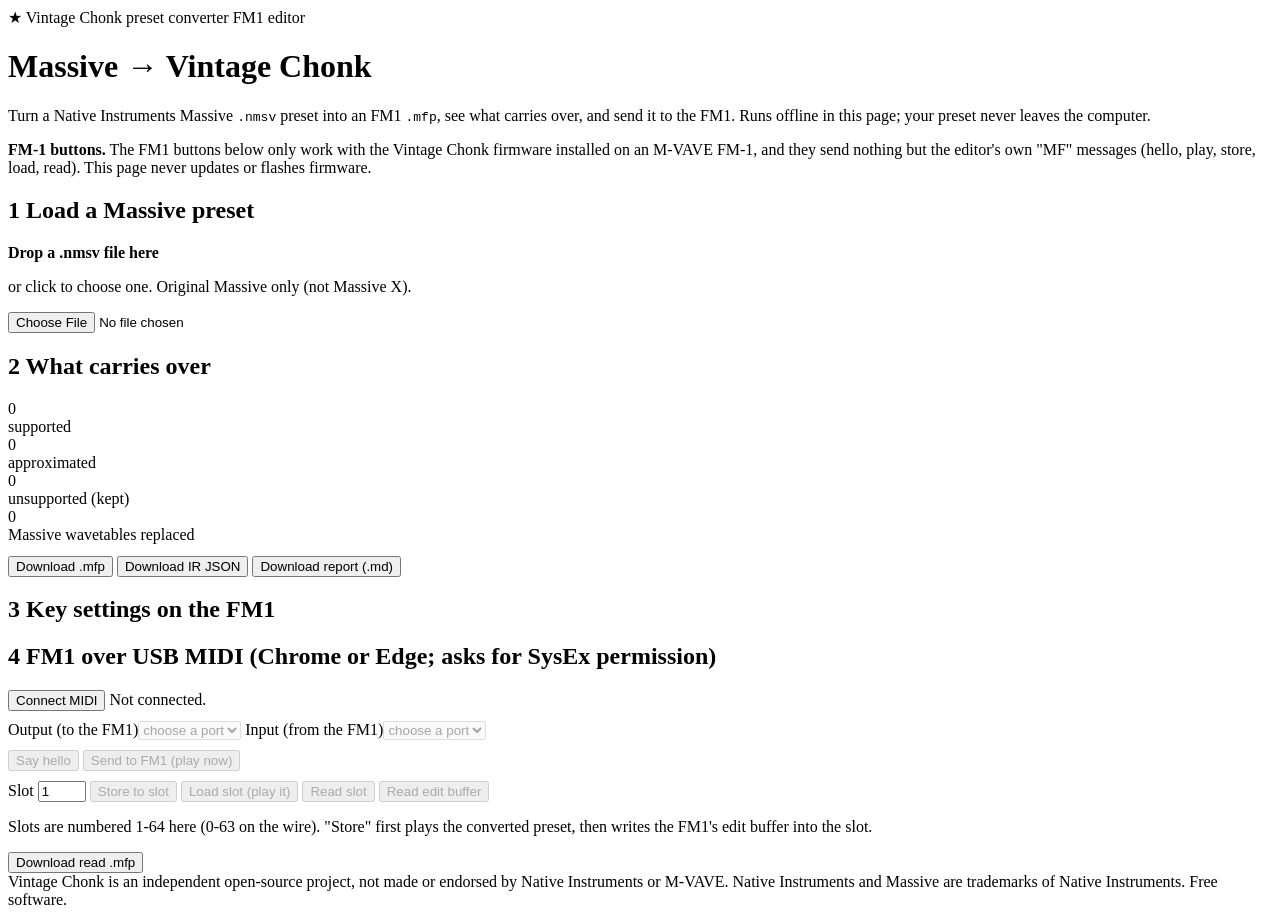
<file: editor/src/template.html>
<!doctype html>
<!-- SPDX-License-Identifier: AGPL-3.0-only
     Vintage Chonk preset converter and FM1 editor. GENERATED by tools/build_editor.py from editor/src/;
     edit the sources, not this file. One self-contained offline page: no network requests. -->
<html lang="en">
<head>
<meta charset="utf-8">
<meta name="viewport" content="width=device-width, initial-scale=1">
<meta http-equiv="Content-Security-Policy" content="default-src 'none'; script-src 'unsafe-inline'; style-src 'unsafe-inline'; img-src data: blob:; connect-src 'none'; form-action 'none'">
<title>Vintage Chonk Preset Converter</title>
<style>
/*CSS*/
</style>
</head>
<body>
<div class="wrap">
  <header class="top">
    <div class="brand">
      <span class="badge">&#9733; Vintage Chonk</span>
      <span class="badge mag">preset converter</span>
      <span class="badge teal">FM1 editor</span>
    </div>
    <h1>Massive &rarr; Vintage Chonk</h1>
    <p class="sub">Turn a Native Instruments Massive <code>.nmsv</code> preset into an FM1 <code>.mfp</code>, see what carries over, and send it to the FM1. Runs offline in this page; your preset never leaves the computer.</p>
    <div class="stripe" aria-hidden="true"></div>
  </header>

  <div class="warn" role="note">
    <b>FM-1 buttons.</b> The FM1 buttons below only work with the Vintage Chonk firmware installed on an M-VAVE FM-1,
    and they send nothing but the editor's own "MF" messages (hello, play, store, load, read). This page never updates or flashes firmware.
  </div>

  <section class="box" id="load">
    <h2><span class="badge mus">1</span> Load a Massive preset</h2>
    <label class="drop" id="drop" tabindex="0">
      <strong>Drop a .nmsv file here</strong>
      <p>or click to choose one. Original Massive only (not Massive X).</p>
      <input type="file" id="file" accept=".nmsv">
    </label>
    <p class="status bad hidden" id="loaderr"></p>
  </section>

  <section class="box hidden" id="result">
    <h2><span class="badge mag">2</span> What carries over</h2>
    <p class="presetname" id="pname"></p>
    <p class="meta" id="pmeta"></p>
    <div class="bar" id="cbar" aria-hidden="true"></div>
    <div class="tiles">
      <div class="tile t-sup"><div class="n" id="n-sup">0</div><div class="l">supported</div></div>
      <div class="tile t-app"><div class="n" id="n-app">0</div><div class="l">approximated</div></div>
      <div class="tile t-uns"><div class="n" id="n-uns">0</div><div class="l">unsupported (kept)</div></div>
      <div class="tile t-wt"><div class="n" id="n-wt">0</div><div class="l">Massive wavetables replaced</div></div>
    </div>
    <div id="lists"></div>
    <div class="row" style="margin-top:12px">
      <button class="go" id="dl-mfp">Download .mfp</button>
      <button class="alt" id="dl-ir">Download IR JSON</button>
      <button id="dl-rep">Download report (.md)</button>
    </div>
  </section>

  <section class="box hidden" id="settings">
    <h2><span class="badge teal">3</span> Key settings on the FM1</h2>
    <div class="grid" id="cards"></div>
  </section>

  <section class="box" id="fm1">
    <h2><span class="badge avo">4</span> FM1 over USB MIDI <span class="hint">(Chrome or Edge; asks for SysEx permission)</span></h2>
    <div class="row">
      <button class="hot" id="midi-on">Connect MIDI</button>
      <span class="hint" id="midi-state">Not connected.</span>
    </div>
    <div class="row" style="margin-top:10px">
      <label class="f">Output (to the FM1)<select id="midi-out" disabled><option value="">choose a port</option></select></label>
      <label class="f">Input (from the FM1)<select id="midi-in" disabled><option value="">choose a port</option></select></label>
    </div>
    <div class="row" style="margin-top:10px">
      <button id="b-hello" disabled>Say hello</button>
      <button class="go" id="b-send" disabled>Send to FM1 (play now)</button>
    </div>
    <div class="row" style="margin-top:10px">
      <label class="hint" for="slot">Slot</label>
      <input type="number" id="slot" min="1" max="64" value="1">
      <button class="hot" id="b-store" disabled>Store to slot</button>
      <button id="b-load" disabled>Load slot (play it)</button>
      <button class="alt" id="b-read" disabled>Read slot</button>
      <button id="b-edit" disabled>Read edit buffer</button>
    </div>
    <p class="hint">Slots are numbered 1-64 here (0-63 on the wire). "Store" first plays the converted preset, then writes the FM1's edit buffer into the slot.</p>
    <div class="status hidden" id="midi-status"></div>
    <div id="readback" class="hidden">
      <div class="row" style="margin-top:10px"><span id="rb-text"></span><button id="dl-rb">Download read .mfp</button></div>
    </div>
    <div class="log" id="log" aria-live="polite"></div>
  </section>

  <footer>Vintage Chonk is an independent open-source project, not made or endorsed by Native Instruments or M-VAVE. Native Instruments and Massive are trademarks of Native Instruments. Free software.</footer>
</div>
<script id="mf-profiles" type="application/json">/*PROFILES*/</script>
<script>
/*CORE*/
</script>
<script>
/*PROTOCOL*/
</script>
<script>
/*APP*/
</script>
</body>
</html>
</file>
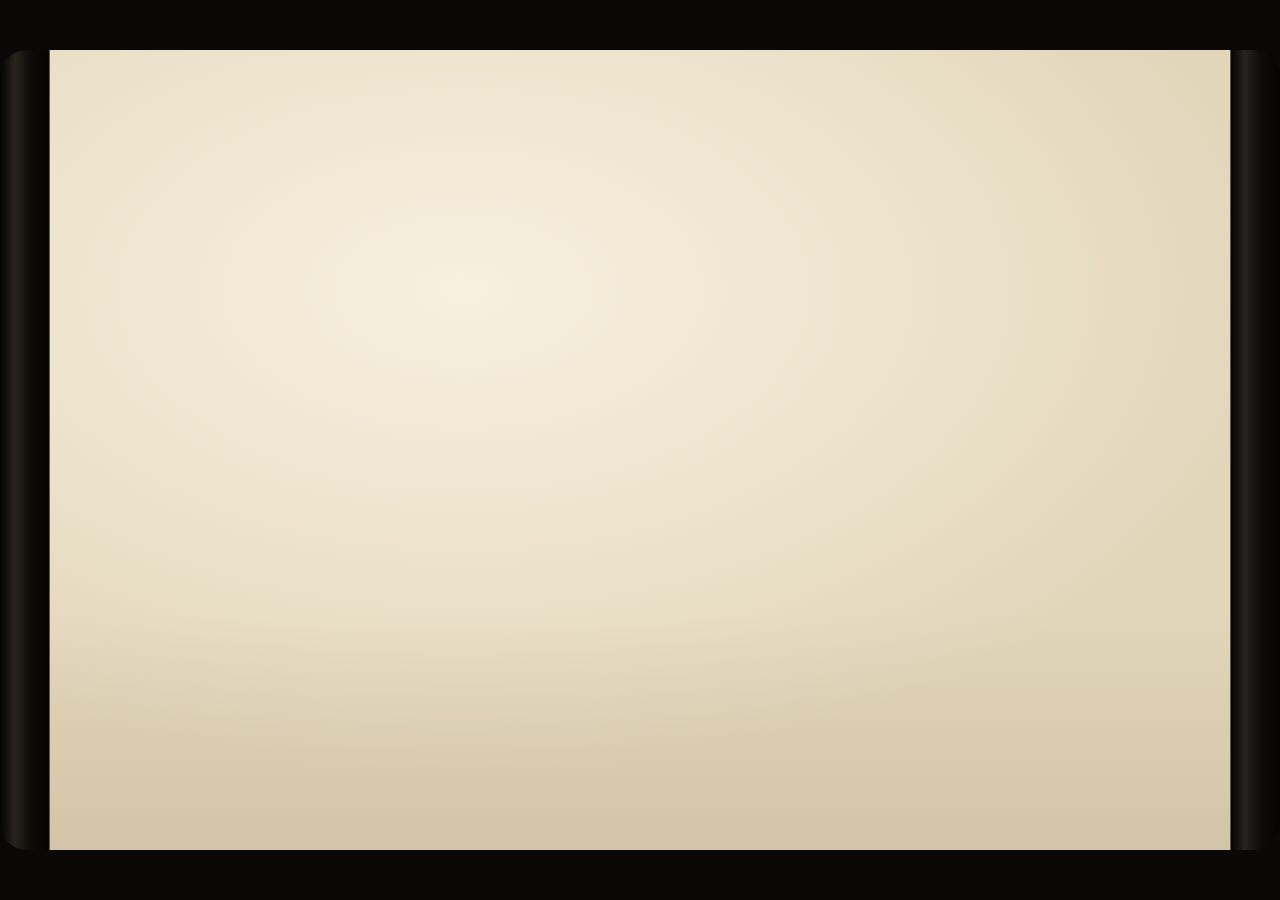
<file: plugin/web/orbit/orbit.html>
<!DOCTYPE html>
<!-- SPDX-License-Identifier: AGPL-3.0-only
     Atomic Lounge (formerly Vintage Chonk) ORBIT panel (plugin): direction B "Streamline Lounge". Built by orbit.js, bridged to the
     plugin through the 'mfm1' events (plugin/src/PluginEditor.cpp, ops "o.*"). -->
<html lang="en">
<head>
<meta charset="utf-8">
<meta http-equiv="Content-Security-Policy" content="connect-src 'none'">
<title>Atomic Lounge ORBIT</title>
<link rel="stylesheet" href="orbit.css">
</head>
<body>
<div id="stage">
  <div class="shell l"><canvas class="wood" data-seed="1234"></canvas></div>
  <div class="shell r"><canvas class="wood" data-seed="2011"></canvas></div>
  <div id="body"></div>
</div>
<script src="orbit.js"></script>
</body>
</html>
</file>
<file: panel/css/panel.css>
/* SPDX-License-Identifier: AGPL-3.0-only
 * Vintage Chonk Android UI: a 1970s analog monosynth front panel, laid out at a fixed 1920 x 1200 and
 * scaled to the screen (ui.js fit()). System fonts only. */
:root {
  --ink: #ece4cf;          /* cream silkscreen */
  --ink-dim: #a99f88;
  --line: rgba(236, 228, 207, 0.55);
  --panel: #141312;
  --panel-2: #1b1a18;
  --amber: #ffb02e;
  --amber-glow: rgba(255, 150, 30, 0.75);
  --blue: #2f6fb6;
  --red: #c8432b;
  --font: "Roboto Condensed", "sans-serif-condensed", "Bahnschrift SemiCondensed", "Arial Narrow", "Helvetica Neue", Arial, sans-serif;
  --mono: "Roboto Mono", "Consolas", "DejaVu Sans Mono", monospace;
}
* { box-sizing: border-box; -webkit-tap-highlight-color: transparent; }
html, body {
  margin: 0; padding: 0; width: 100%; height: 100%; overflow: hidden; background: #070605;
  -webkit-user-select: none; user-select: none; -webkit-touch-callout: none;
  touch-action: none; overscroll-behavior: none;
  font-family: var(--font); color: var(--ink);
}
#viewport { position: fixed; inset: 0; overflow: hidden; background: #070605; }
#stage {
  position: absolute; left: 0; top: 0; width: 1920px; height: 1200px; transform-origin: 0 0;
  background: #0c0b0a; overflow: hidden;
}
.hidden { display: none !important; }

/* ------------------------------------------------------------ wood cheeks --- */
.cheek { position: absolute; top: 0; width: 64px; height: 1200px; overflow: hidden;
  box-shadow: inset -2px 0 3px rgba(0,0,0,.6), inset 2px 0 2px rgba(255,220,180,.10); }
.cheek.left { left: 0; border-radius: 0 0 0 10px; }
.cheek.right { right: 0; border-radius: 0 0 10px 0; }
.cheek canvas { width: 100%; height: 100%; display: block; }
.cheek::after { content: ''; position: absolute; inset: 0;
  background: linear-gradient(90deg, rgba(0,0,0,.45), rgba(255,235,200,.08) 35%, rgba(255,235,200,.04) 60%, rgba(0,0,0,.5)); }

/* ------------------------------------------------------------------ panel --- */
#panel { position: absolute; left: 64px; top: 0; width: 1792px; height: 800px; overflow: hidden;
  background-color: var(--panel); background-size: 256px 256px;
  box-shadow: inset 0 2px 0 rgba(255,255,255,.05), inset 0 -10px 18px rgba(0,0,0,.6); }
.zone { position: absolute; left: 0; width: 1792px; display: flex; }
#upper { top: 0; height: 430px; }
#lower { top: 430px; height: 314px; border-top: 1.5px solid var(--line); }
.section { position: relative; height: 100%; border-right: 1px solid var(--line); }
.section:last-child { border-right: 0; }
.sec-head { position: absolute; left: 0; right: 0; top: 0; height: 40px; display: flex; align-items: center;
  justify-content: center; font-size: 18px; letter-spacing: 4.5px; font-weight: 700; color: var(--ink);
  border-bottom: 1.5px solid var(--line); background: linear-gradient(#1d1c1a, #121110); }
#lower .sec-head { height: 34px; font-size: 16px; }
.narrow-head .sec-head { font-size: 14px; letter-spacing: 2.6px; }
.sec-body { position: absolute; left: 0; right: 0; top: 40px; bottom: 0; }
#lower .sec-body { top: 34px; }
.rule { position: absolute; height: 1px; background: rgba(236,228,207,.16); }
.row-head { position: absolute; left: 10px; right: 10px; height: 18px; display: flex; align-items: center; gap: 10px;
  font-size: 12.5px; letter-spacing: 3px; color: var(--ink); font-weight: 700; white-space: nowrap; }
.row-head::before, .row-head::after { content: ''; flex: 1; height: 1px; background: var(--line); }
.silk { position: absolute; font-size: 12.5px; letter-spacing: 1.6px; color: var(--ink); text-align: center;
  font-weight: 700; white-space: nowrap; pointer-events: none; }
.silk.big { font-size: 15px; letter-spacing: 3px; }
.silk.dim { color: var(--ink-dim); font-weight: 400; }
.silk.row { font-size: 11.5px; letter-spacing: 2.4px; color: var(--ink-dim); text-align: left; }

/* the panel's bottom strip: name, subtitle */
#panel-foot { position: absolute; left: 0; right: 0; top: 744px; height: 56px; border-top: 1.5px solid var(--line);
  display: flex; align-items: center; padding: 0 40px; gap: 26px;
  background: linear-gradient(#151413, #0f0e0d); }
#title-hold { position: relative; display: flex; align-items: center; height: 54px; padding: 0 14px 0 50px; touch-action: none; }
#title-hold .title { font-size: 32px; font-weight: 800; letter-spacing: 8px; color: var(--ink);
  text-shadow: 0 0 1px rgba(236,228,207,.4); }
#hold-ring { position: absolute; left: 4px; top: 7px; width: 40px; height: 40px; transform: rotate(-90deg); }
#hold-ring circle { fill: none; stroke: var(--amber); stroke-width: 2.5; stroke-dasharray: 100.53; stroke-dashoffset: 100.53;
  opacity: 0; filter: drop-shadow(0 0 3px var(--amber-glow)); }
#title-hold.holding #hold-ring circle { opacity: 1; transition: stroke-dashoffset 3s linear, opacity .2s; stroke-dashoffset: 0; }
#title-hold::before { content: ''; position: absolute; left: 18px; top: 21px; width: 12px; height: 12px; border-radius: 50%;
  background: radial-gradient(circle at 40% 35%, #555 0, #222 45%, #000 80%); box-shadow: 0 1px 1px rgba(255,255,255,.08); }
#panel-foot .subtitle { font-size: 17px; letter-spacing: 6px; color: var(--ink); font-weight: 400; }
#panel-foot .foot-note { margin-left: auto; font-size: 12px; letter-spacing: 2.5px; color: var(--ink-dim); }

/* -------------------------------------------------------------- controls --- */
.ctl { position: absolute; touch-action: none; contain: layout style; }
.ctl svg.knob { position: absolute; left: 0; top: 0; overflow: visible; }
.ctl .lbl { position: absolute; left: -40px; right: -40px; text-align: center; font-size: 11.5px; font-weight: 700;
  letter-spacing: 1.3px; color: var(--ink); white-space: nowrap; pointer-events: none; line-height: 14px; }
.ctl .lbl small { display: block; font-size: 10.5px; letter-spacing: 1px; font-weight: 400; color: var(--ink-dim); }
.ctl.na { opacity: .32; }
.rocker.na, .bank.na, .chip.na { opacity: .32; }
/* modulation slots under a knob, drag-to-assign */
.mslots { position: absolute; width: 60px; height: 16px; display: flex; gap: 4px; justify-content: center; }
.mslot { width: 17px; height: 15px; border-radius: 2px; border: 1px solid rgba(236,228,207,.45); background: rgba(0,0,0,.35);
  font-size: 8.5px; line-height: 13px; text-align: center; font-weight: 800; color: #120a00; letter-spacing: 0; touch-action: none; overflow: hidden; }
.mslot.full { border-color: rgba(0,0,0,.6); box-shadow: 0 0 6px rgba(255,170,40,.35); }
.assigning .ctl[data-dst] svg.knob { filter: drop-shadow(0 0 5px rgba(255,170,40,.55)); }
.ctl.drop svg.knob { filter: drop-shadow(0 0 12px rgba(255,170,40,1)) brightness(1.15); }
.src-handle { position: absolute; height: 32px; min-width: 32px; padding: 0 6px; border-radius: 4px; display: flex; align-items: center; justify-content: center;
  font-size: 13px; font-weight: 800; letter-spacing: 1px; color: #1a0d00; touch-action: none; white-space: nowrap;
  background: linear-gradient(#ffd27a, #ffb02e 55%, #d88400); box-shadow: 0 2px 0 #6a3d00, inset 0 1px 0 #fff3c9; }
.src-handle.macro { height: 24px; min-width: 56px; font-size: 11.5px; }
.src-handle.wide { min-width: 54px; font-size: 12px; }
.src-ghost { position: absolute; z-index: 90; width: 52px; height: 36px; border-radius: 6px; display: flex; align-items: center; justify-content: center;
  font-weight: 800; font-size: 15px; color: #1a0d00; pointer-events: none; background: linear-gradient(#ffd27a, #ffb02e 55%, #d88400);
  box-shadow: 0 8px 18px rgba(0,0,0,.7), 0 0 16px rgba(255,170,40,.6); }
.macro-dest { position: absolute; text-align: center; font-size: 10px; letter-spacing: 1px; color: var(--ink-dim); white-space: nowrap; overflow: hidden; }
/* modulator tabs and panes */
.tab { position: absolute; height: 44px; border-radius: 4px; display: flex; align-items: center; padding-left: 44px; touch-action: none;
  font-size: 13.5px; font-weight: 800; letter-spacing: 1.6px; color: var(--ink); background: linear-gradient(#2a2826, #1a1917);
  box-shadow: 0 2px 0 #000, inset 0 1px 0 rgba(255,255,255,.08); border: 1px solid #3a3733; }
.tab.on { background: linear-gradient(#3a3631, #24211e); border-color: var(--amber); color: var(--amber); box-shadow: 0 0 10px rgba(255,170,40,.25), inset 0 1px 0 rgba(255,255,255,.08); }
.tab .src-handle { height: 30px; min-width: 30px; padding: 0; }
.mod-pane { position: absolute; }
.env-graph { position: absolute; border-radius: 4px; background: #070605; box-shadow: inset 0 2px 6px #000; border: 1px solid #2c2a27; }
.env-fill { fill: rgba(255,176,46,.10); }
.dot { fill: #ffd27a; }
.grid { stroke: rgba(236,228,207,.13); stroke-width: 1; }
.grid.beat { stroke: rgba(236,228,207,.3); }
.curve { fill: none; stroke: var(--amber); stroke-width: 2.4; }
.hint { fill: var(--ink-dim); font-size: 11px; letter-spacing: 1.5px; font-family: var(--font); font-weight: 700; }
.stepn { fill: var(--ink-dim); font-family: var(--font); }
.bank-title { font-size: 11.5px; letter-spacing: 2px; font-weight: 700; color: var(--ink); padding: 0 8px 3px; }
/* effects mini units */
.fx-mini { position: absolute; border: 1px solid var(--line); border-radius: 4px; background: rgba(0,0,0,.2); }
.fx-mini-head { height: 24px; display: flex; align-items: center; justify-content: center; font-size: 11.5px; letter-spacing: 2px; font-weight: 800;
  border-bottom: 1px solid rgba(236,228,207,.35); touch-action: none; }
.ov-note { position: absolute; font-size: 12px; letter-spacing: 1px; color: var(--ink-dim); }
.knob .scale { fill: var(--ink); font-family: var(--font); font-weight: 700; }
.knob .scale.pick { cursor: pointer; }
.knob .tick { stroke: var(--ink); stroke-width: 1.4; }
.knob .tick.minor { stroke-width: .9; opacity: .7; }
.knob .wave-icon { fill: none; stroke: var(--ink); stroke-width: 1.7; stroke-linejoin: round; stroke-linecap: round; }
.knob .sel { fill: var(--amber); }

/* rocker switches */
.rocker { position: absolute; width: 38px; height: 62px; border-radius: 5px; touch-action: none;
  background: #050505; box-shadow: 0 0 0 2px #2a2826, 0 3px 6px rgba(0,0,0,.8), inset 0 0 4px #000; }
.rocker .face { position: absolute; left: 4px; right: 4px; top: 4px; bottom: 4px; border-radius: 3px; overflow: hidden;
  transition: background .06s; }
.rocker.blue .face { background: linear-gradient(#1c4a82 0%, #2c6cb3 18%, #3d82cc 48%, #1c4a82 52%, #12335c 100%); }
.rocker.white .face { background: linear-gradient(#a9a49a 0%, #e9e4d8 18%, #fbf8f0 48%, #a39e93 52%, #7e796f 100%); }
.rocker.on.blue .face { background: linear-gradient(#12335c 0%, #1c4a82 48%, #3a7fca 52%, #2c6cb3 82%, #1c4a82 100%); }
.rocker.on.white .face { background: linear-gradient(#7e796f 0%, #a39e93 48%, #f6f2e8 52%, #e2ddd1 82%, #a9a49a 100%); }
.rocker .face::after { content: ''; position: absolute; left: 0; right: 0; height: 2px; top: 50%; background: rgba(0,0,0,.35); }
.rocker .dot { position: absolute; left: 50%; width: 6px; height: 6px; margin-left: -3px; border-radius: 50%; top: 12px;
  background: rgba(255,255,255,.75); }
.rocker.on .dot { top: auto; bottom: 12px; }
.rocker.white .dot { background: rgba(0,0,0,.45); }
.rk-lbl { position: absolute; width: 80px; text-align: center; font-size: 11.5px; font-weight: 700; letter-spacing: 1.4px;
  color: var(--ink); pointer-events: none; white-space: nowrap; }

/* amber pilot lamp and small LEDs */
.lamp { position: absolute; width: 34px; height: 34px; border-radius: 50%;
  background: radial-gradient(circle at 50% 50%, #3a1f05 0, #1a0c02 70%);
  box-shadow: 0 0 0 3px #3b3936, 0 0 0 5px #111, 0 2px 6px 5px rgba(0,0,0,.6); }
.lamp::before { content: ''; position: absolute; inset: 3px; border-radius: 50%;
  background: radial-gradient(circle at 42% 38%, #fff2c7 0, #ffc04a 22%, #ff8a10 55%, #a43f00 100%);
  opacity: var(--lit, .9); box-shadow: 0 0 calc(var(--lit, .9) * 26px) var(--amber-glow); transition: opacity .08s; }
.lamp::after { content: ''; position: absolute; left: 8px; top: 6px; width: 10px; height: 6px; border-radius: 50%;
  background: rgba(255,255,255,.55); filter: blur(1px); }
.led { display: inline-block; flex: none; width: 10px; height: 10px; border-radius: 50%; background: #2a1606;
  box-shadow: inset 0 1px 2px rgba(0,0,0,.8), 0 0 0 1.5px #000; vertical-align: middle; }
.led.on { background: radial-gradient(circle at 40% 35%, #fff0c0, #ffae2a 45%, #d06a00); box-shadow: 0 0 8px var(--amber-glow), 0 0 0 1.5px #000; }
.led.red.on { background: radial-gradient(circle at 40% 35%, #ffd0c0, #ff4a2a 45%, #a01800); box-shadow: 0 0 8px rgba(255,60,30,.8), 0 0 0 1.5px #000; }

/* selector bank (filter type, voice mode) */
.bank { position: absolute; touch-action: none; }
.bank .opt { display: flex; align-items: center; gap: 7px; height: 30px; padding: 0 6px; font-size: 13px; font-weight: 700;
  letter-spacing: 1.6px; color: var(--ink-dim); border-radius: 3px; }
.bank .opt.on { color: var(--ink); }
.bank .opt:active { background: rgba(255,255,255,.05); }

/* tooltip while dragging */
#tip { position: absolute; z-index: 50; transform: translate(-50%, -100%); padding: 6px 12px 7px; border-radius: 6px;
  background: rgba(10,9,8,.94); border: 1px solid rgba(255,176,46,.6); box-shadow: 0 6px 16px rgba(0,0,0,.7);
  pointer-events: none; text-align: center; white-space: nowrap; }
#tip .tl { display: block; font-size: 11px; letter-spacing: 2px; color: var(--ink-dim); font-weight: 700; }
#tip .tv { display: block; font-family: var(--mono); font-size: 22px; color: var(--amber); text-shadow: 0 0 8px var(--amber-glow); }

/* ----------------------------------------------------------- aluminium trim --- */
#trim { position: absolute; left: 64px; width: 1792px; top: 800px; height: 12px;
  background: linear-gradient(#f2f2f0, #a9aaa8 30%, #d7d8d6 55%, #7c7d7b 100%); box-shadow: 0 3px 6px rgba(0,0,0,.7); }

/* ------------------------------------------------------------------ key bed --- */
#bed { position: absolute; left: 64px; top: 812px; width: 1792px; height: 388px;
  background: linear-gradient(#0b0a09, #12100e 30%, #0b0a09); }
#strip { position: absolute; left: 0; top: 0; width: 1792px; height: 78px; display: flex; align-items: center; gap: 14px; padding: 0 20px;
  border-bottom: 1px solid #000; background: linear-gradient(#1a1816, #0e0d0c); box-shadow: inset 0 1px 0 rgba(255,255,255,.04); }
.btn { position: relative; height: 54px; min-width: 76px; padding: 0 16px; border-radius: 6px; display: flex; align-items: center;
  justify-content: center; gap: 8px; font-size: 15px; font-weight: 800; letter-spacing: 2.4px; color: #1a1918; touch-action: none;
  background: linear-gradient(#f4f0e6, #d8d2c4 55%, #b9b2a3); box-shadow: 0 3px 0 #6b665d, 0 5px 8px rgba(0,0,0,.6), inset 0 1px 0 #fff; }
.btn:active, .btn.down { transform: translateY(2px); box-shadow: 0 1px 0 #6b665d, 0 2px 4px rgba(0,0,0,.6), inset 0 1px 0 #fff; }
.btn.dark { color: var(--ink); background: linear-gradient(#3a3835, #232120 60%, #1a1917); box-shadow: 0 3px 0 #000, 0 5px 8px rgba(0,0,0,.6), inset 0 1px 0 rgba(255,255,255,.12); }
.btn.dark:active, .btn.dark.down { box-shadow: 0 1px 0 #000, 0 2px 4px rgba(0,0,0,.6), inset 0 1px 0 rgba(255,255,255,.12); }
.btn.blue { color: #fff; background: linear-gradient(#4d8fd6, #2c6cb3 55%, #1c4a82); box-shadow: 0 3px 0 #0e2744, 0 5px 8px rgba(0,0,0,.6), inset 0 1px 0 rgba(255,255,255,.35); }
.btn.sel { color: #1a0d00; background: linear-gradient(#ffd27a, #ffb02e 55%, #d88400); box-shadow: 0 3px 0 #6a3d00, 0 0 14px rgba(255,160,40,.45), inset 0 1px 0 #fff3c9; }
.btn.small { height: 46px; min-width: 52px; padding: 0 10px; font-size: 13px; }
.arrow { font-size: 22px; letter-spacing: 0; }
#led-display { position: relative; width: 600px; height: 58px; border-radius: 6px; overflow: hidden; touch-action: none;
  background: radial-gradient(ellipse at 50% 40%, #2a0f02, #120500 75%); box-shadow: inset 0 2px 8px #000, 0 0 0 3px #2c2a27, 0 0 0 5px #0a0a0a;
  display: flex; align-items: center; padding: 0 18px; gap: 18px; font-family: var(--mono); color: var(--amber);
  text-shadow: 0 0 6px var(--amber-glow), 0 0 14px rgba(255,120,20,.4); }
#led-display::after { content: ''; position: absolute; inset: 0; pointer-events: none;
  background-image: radial-gradient(rgba(0,0,0,0) 55%, rgba(0,0,0,.38) 60%); background-size: 3px 3px; }
#led-display::before { content: ''; position: absolute; left: 0; right: 0; top: 0; height: 45%; pointer-events: none;
  background: linear-gradient(rgba(255,255,255,.07), rgba(255,255,255,0)); }
#led-num { font-size: 26px; opacity: .85; min-width: 54px; }
#led-name { font-size: 30px; letter-spacing: 2px; white-space: nowrap; overflow: hidden; text-overflow: clip; flex: 1; }
#led-flag { font-size: 13px; letter-spacing: 2px; opacity: .85; }
.status { display: flex; flex-direction: column; gap: 6px; font-size: 11px; letter-spacing: 1.6px; color: var(--ink-dim); font-weight: 700; }
.status .row { display: flex; align-items: center; gap: 8px; white-space: nowrap; }
.vmeter { display: flex; gap: 4px; }
.vmeter .led { width: 9px; height: 9px; }
.spacer { flex: 1; }

/* wheels */
#wheelbox { position: absolute; left: 14px; top: 86px; width: 222px; height: 294px; border-radius: 8px;
  background: linear-gradient(#090808, #141210); box-shadow: inset 0 3px 10px #000, 0 0 0 2px #23211e; }
.wheel-well { position: absolute; top: 74px; width: 68px; height: 188px; border-radius: 6px; background: #000;
  box-shadow: inset 0 0 10px #000, 0 0 0 2px #2b2926; touch-action: none; overflow: hidden; }
.wheel { position: absolute; left: 7px; right: 7px; top: 6px; bottom: 6px; border-radius: 10px / 40px;
  background: repeating-linear-gradient(#141414 0 5px, #2e2e2e 5px 7px, #0c0c0c 7px 10px); }
.wheel::after { content: ''; position: absolute; inset: 0; border-radius: inherit;
  background: linear-gradient(rgba(0,0,0,.9), rgba(0,0,0,.15) 25%, rgba(255,255,255,.10) 48%, rgba(0,0,0,.15) 75%, rgba(0,0,0,.92)),
    linear-gradient(90deg, rgba(0,0,0,.5), rgba(255,255,255,.07) 40%, rgba(0,0,0,.45)); }
.wheel .mark { position: absolute; left: 0; right: 0; height: 6px; background: var(--ink); opacity: .9; }
.wheel-lbl { position: absolute; top: 268px; width: 90px; text-align: center; font-size: 12px; font-weight: 700; letter-spacing: 1.6px; }
.oct { position: absolute; left: 14px; right: 14px; top: 10px; height: 60px; display: flex; align-items: center; justify-content: space-between; }
.oct .octv { font-family: var(--mono); font-size: 24px; color: var(--amber); text-shadow: 0 0 6px var(--amber-glow); min-width: 46px; text-align: center; }
.oct .octl { position: absolute; top: -2px; left: 0; right: 0; text-align: center; font-size: 11px; letter-spacing: 2px; font-weight: 700; color: var(--ink-dim); }

/* keyboard */
#keys { position: absolute; left: 246px; top: 86px; width: 1532px; height: 294px; touch-action: none;
  background: #050505; border-radius: 3px; box-shadow: inset 0 6px 10px #000; }
.key { position: absolute; touch-action: none; }
.key.w { top: 6px; height: 286px; border-radius: 0 0 7px 7px;
  background: linear-gradient(#cfc9bb 0, #f6f2e7 3%, #fbf8f0 70%, #efe9da 94%, #d6cfbf 97%, #b8b09f 100%);
  box-shadow: inset -1px 0 0 rgba(0,0,0,.25), inset 1px 0 0 rgba(255,255,255,.7), 0 2px 2px rgba(0,0,0,.6); }
.key.w.down { background: linear-gradient(#8f897c 0, #cfc8b8 8%, #ddd6c6 80%, #cbc3b1 100%); top: 8px; height: 282px; }
.key.b { top: 6px; height: 178px; border-radius: 0 0 5px 5px; z-index: 2;
  background: linear-gradient(90deg, #050505, #2d2c2a 18%, #1b1a19 50%, #2a2927 82%, #050505);
  box-shadow: 0 4px 6px rgba(0,0,0,.7), inset 0 -14px 0 #1b1a19, inset 0 -16px 0 #3c3a37; }
.key.b.down { box-shadow: 0 1px 2px rgba(0,0,0,.7), inset 0 -8px 0 #1b1a19, inset 0 -10px 0 #3c3a37; height: 174px; }
.key .cnote { position: absolute; bottom: 14px; left: 0; right: 0; text-align: center; font-size: 13px; color: #8d8574; font-weight: 700; letter-spacing: 1px; }
.keys-felt { position: absolute; left: 0; right: 0; top: 0; height: 7px; background: linear-gradient(#5a0d0d, #2b0505); z-index: 3; }

/* ---------------------------------------------------------------- overlays --- */
.overlay { position: absolute; left: 0; top: 0; width: 1792px; height: 744px; z-index: 10;
  background-color: #121110; background-size: 256px 256px; border-bottom: 1.5px solid var(--line); }
.card { position: absolute; border: 1.5px solid var(--line); border-radius: 4px; background: rgba(0,0,0,.18); }
.card .card-head { position: absolute; left: 0; right: 0; top: 0; height: 40px; display: flex; align-items: center; gap: 12px; padding: 0 12px;
  border-bottom: 1px solid var(--line); font-size: 15px; letter-spacing: 3px; font-weight: 800; }
.card .card-head .grow { flex: 1; }
.chip { position: absolute; height: 40px; border-radius: 5px; display: flex; align-items: center; justify-content: center; padding: 0 10px;
  font-size: 13px; font-weight: 800; letter-spacing: 1.5px; color: var(--amber); background: #0a0806; touch-action: none;
  border: 1px solid #4a3a20; box-shadow: inset 0 1px 4px #000; text-shadow: 0 0 6px rgba(255,150,30,.5); white-space: nowrap; }
.chip::after { content: '▾'; margin-left: 8px; font-size: 11px; color: var(--ink-dim); text-shadow: none; }
.chip.cycle::after { content: '↻'; }
.chip-lbl { position: absolute; font-size: 10.5px; letter-spacing: 1.6px; color: var(--ink-dim); font-weight: 700; white-space: nowrap; }
.slot-btn { position: absolute; height: 34px; min-width: 150px; justify-content: center; padding: 0 12px; border-radius: 4px; font-size: 13px; letter-spacing: 2px; font-weight: 800; touch-action: none;
  display: flex; align-items: center; color: #1a0d00; background: linear-gradient(#ffd27a, #ffb02e 55%, #d88400);
  box-shadow: 0 2px 0 #6a3d00, inset 0 1px 0 #fff3c9; }
.slot-btn::after { content: '↻'; margin-left: 8px; font-size: 13px; }
.steps { position: absolute; touch-action: none; border-radius: 4px; background: #070605; box-shadow: inset 0 2px 6px #000; border: 1px solid #2c2a27; }
.steps svg { width: 100%; height: 100%; display: block; }
.steps .bar { fill: var(--amber); opacity: .85; }
.steps .bar.beat { fill: #ffd27a; }
.steps .out { fill: rgba(0,0,0,.55); }
.steps .shape-name { fill: var(--ink-dim); font-size: 9px; font-family: var(--font); letter-spacing: .5px; }
.lfo-wave-view { position: absolute; border-radius: 4px; background: #070605; box-shadow: inset 0 2px 6px #000; border: 1px solid #2c2a27; }
.fx-unit .card-head { justify-content: center; }
.fx-unit .ped-led { position: absolute; }

/* picker popup */
#picker { position: absolute; z-index: 60; inset: 0; background: rgba(0,0,0,.45); }
#picker .pk { position: absolute; padding: 14px; border-radius: 8px; background: #161412; border: 1.5px solid var(--line);
  box-shadow: 0 16px 40px rgba(0,0,0,.8); display: grid; gap: 8px; }
#picker .pk-title { grid-column: 1 / -1; font-size: 13px; letter-spacing: 3px; font-weight: 800; color: var(--ink-dim); padding: 2px 4px 6px; }
#picker .pk-opt { height: 52px; padding: 0 12px; display: flex; align-items: center; gap: 10px; border-radius: 5px; font-size: 14px;
  font-weight: 700; letter-spacing: 1.4px; background: #211f1c; color: var(--ink); touch-action: none; white-space: nowrap; }
#picker .pk-opt.on { background: linear-gradient(#ffd27a, #ffb02e 55%, #d88400); color: #1a0d00; }
#picker .pk-opt svg { width: 46px; height: 30px; flex: none; }
#picker .pk-opt svg path { fill: none; stroke: currentColor; stroke-width: 2; }

/* dialogs and preset browser */
#dialog, #browser { position: absolute; z-index: 70; inset: 0; background: rgba(0,0,0,.6); }
.dlg { position: absolute; left: 50%; top: 120px; transform: translateX(-50%); width: 760px; padding: 28px 32px; border-radius: 10px;
  background: linear-gradient(#1c1a18, #121110); border: 1.5px solid var(--line); box-shadow: 0 20px 60px rgba(0,0,0,.85); }
.dlg h2 { margin: 0 0 18px; font-size: 22px; letter-spacing: 4px; }
.dlg p { margin: 8px 0; font-size: 16px; letter-spacing: .5px; color: var(--ink); line-height: 1.4; }
.dlg .row { display: flex; gap: 14px; justify-content: flex-end; margin-top: 22px; }
.dlg input { width: 100%; height: 64px; font-size: 30px; font-family: var(--mono); color: var(--amber); padding: 0 16px;
  background: #120500; border: 2px solid #4a3a20; border-radius: 6px; outline: none; text-shadow: 0 0 6px var(--amber-glow); }
.compat { display: flex; height: 18px; border-radius: 4px; overflow: hidden; margin: 14px 0 8px; background: #000; }
.compat span { display: block; height: 100%; }
.compat-k { display: flex; gap: 24px; font-size: 15px; letter-spacing: 1px; }
.compat-k b { font-family: var(--mono); font-size: 22px; margin-right: 6px; }
.compat-list { max-height: 210px; overflow: hidden; font-size: 13px; color: var(--ink-dim); margin-top: 10px; line-height: 1.45; }
.brw { position: absolute; left: 80px; right: 80px; top: 60px; bottom: 60px; border-radius: 10px; padding: 22px 26px;
  background: linear-gradient(#1c1a18, #121110); border: 1.5px solid var(--line); box-shadow: 0 20px 60px rgba(0,0,0,.85); }
.brw h2 { margin: 0 0 12px; font-size: 20px; letter-spacing: 4px; display: flex; align-items: center; gap: 16px; }
.brw h2 .spacer { flex: 1; }
.brw h3 { margin: 16px 0 10px; font-size: 13px; letter-spacing: 3px; color: var(--ink-dim); }
.brw .grid { display: grid; grid-template-columns: repeat(4, 1fr); gap: 10px; }
.brw .pre { position: relative; height: 60px; border-radius: 6px; background: #211f1c; display: flex; align-items: center; padding: 0 14px;
  font-size: 16px; letter-spacing: 1.5px; font-weight: 700; touch-action: none; gap: 12px; overflow: hidden; white-space: nowrap; }
.brw .pre .n { font-family: var(--mono); color: var(--ink-dim); font-size: 13px; }
.brw .pre.on { background: linear-gradient(#ffd27a, #ffb02e 55%, #d88400); color: #1a0d00; }
.brw .pre.on .n { color: #5a3600; }
.brw .pre .del { margin-left: auto; height: 40px; padding: 0 10px; display: flex; align-items: center; border-radius: 4px; font-size: 12px;
  letter-spacing: 1.5px; background: #3a1510; color: #ffb3a3; }
.brw .pre .del.sure { background: var(--red); color: #fff; }
.brw .scroll { position: absolute; left: 26px; right: 26px; top: 76px; bottom: 22px; overflow-y: auto; touch-action: pan-y; }
.toast { position: absolute; left: 50%; top: 690px; transform: translateX(-50%); z-index: 80; padding: 12px 22px; border-radius: 8px;
  background: rgba(10,9,8,.95); border: 1px solid rgba(255,176,46,.6); color: var(--amber); font-size: 16px; letter-spacing: 1.5px;
  pointer-events: none; transition: opacity .3s; }

/* zoom (17 Nov 2026): back-to-fit chip, fixed to the screen corner while zoomed */
#zoom-chip { position: fixed; right: 18px; top: 16px; z-index: 50; padding: 12px 20px; border-radius: 22px;
  background: rgba(20, 16, 12, 0.88); border: 1.5px solid #c9a24b; color: #f3c56b; font: 600 17px/1 system-ui, sans-serif;
  letter-spacing: 3px; box-shadow: 0 4px 14px rgba(0, 0, 0, 0.6); touch-action: none; }
#zoom-chip.hidden { display: none; }

/* speed (17 Nov 2026, measured on the Fire HD 10): sections keep their repaints to themselves */
.section, #strip, #wheelbox, .env-graph { contain: layout paint style; }
.ctl svg.knob-rot { position: absolute; overflow: visible; pointer-events: none; will-change: transform; transform-origin: 50% 50%; }
.ctl svg.knob-hi { position: absolute; overflow: visible; pointer-events: none; }
.ctl.active svg.knob-rot { filter: brightness(1.08); }
#tip { will-change: transform; contain: layout paint style; }
</file>
<file: docs/guide/guide.css>
/* Atomic Lounge user guide: print stylesheet (US Letter). Colours from firmware/ui/theme.h
 * (docs/art/THEME.md), lightened for paper: cream page, aubergine ink, the 70s stripe. */
@import url(fonts/fonts_local.css);
:root {
  --bg: #1e1022; --panel: #381e2e; --panel2: #542c3c; --line: #70465a;
  --cream: #faeac8; --paper: #fdf7ea; --tan: #ceaa80; --ink: #2a1630; --ink2: #5a3a4e;
  --orange: #fa882c; --mustard: #f2c02e; --avocado: #a4c440; --teal: #30baac;
  --magenta: #e84896; --rust: #e66042;
  --teal-d: #1d7d73; --avo-d: #5f7a14; --orange-d: #b85a0c; --mag-d: #b02a6c; --rust-d: #b23a1e;
}
@page { size: Letter; margin: 0.7in 0.75in 0.75in 0.75in; background: #fdf7ea;
  @bottom-center { content: counter(page); font: 700 9pt 'Nunito', sans-serif; color: #8a6a70; }
  @top-right { content: "Atomic Lounge \00b7  User Guide"; font: 400 8pt 'Nunito', sans-serif; color: #b09090; }
}
@page cover { margin: 0; background: #1e1022; @bottom-center { content: none; } @top-right { content: none; } }
@page part { margin: 0; background: #1e1022; @bottom-center { content: none; } @top-right { content: none; } }
* { box-sizing: border-box; }
html { -webkit-print-color-adjust: exact; print-color-adjust: exact; }
body { margin: 0; font: 400 10.4pt/1.48 'Nunito', 'Segoe UI', sans-serif; color: var(--ink); background: var(--paper); }
h1, h2, h3, h4 { font-family: 'Righteous', 'Nunito', sans-serif; font-weight: 400; color: var(--ink); line-height: 1.15; }
h2 { font-size: 23pt; margin: 0 0 4pt; break-after: avoid; }
h2.chapter { break-before: page; padding-top: 14pt; position: relative; }
h2.chapter::before { content: ""; position: absolute; top: 0; left: 0; width: 2.6in; height: 6pt;
  background: linear-gradient(90deg, var(--orange) 0 25%, var(--mustard) 25% 50%, var(--avocado) 50% 75%, var(--teal) 75% 100%); border-radius: 3pt; }
h2 .num { color: var(--orange); margin-right: 8pt; }
.lede { font-size: 11.6pt; color: var(--ink2); margin: 0 0 12pt; }
h3 { font-size: 14.5pt; margin: 16pt 0 5pt; color: var(--mag-d); break-after: avoid; }
h4 { font-size: 11.5pt; margin: 11pt 0 3pt; color: var(--ink); break-after: avoid; }
p { margin: 0 0 7pt; }
b, strong { font-weight: 800; }
code, .mono { font-family: 'JetBrains Mono', Consolas, monospace; font-size: 8.8pt; background: #f1e3cc; padding: 0 3pt; border-radius: 3pt; }
a { color: inherit; text-decoration: none; }
ul, ol { margin: 0 0 8pt; padding-left: 18pt; }
li { margin: 0 0 3pt; }
/* buttons and knobs named in text */
.btn { font-family: 'Righteous', sans-serif; font-size: 9pt; letter-spacing: .03em; display: inline-block; padding: 0 5pt;
  border-radius: 4pt; background: #c2501e; color: #fff4e0; line-height: 1.45; white-space: nowrap; }
.knob { font-family: 'Righteous', sans-serif; font-size: 9pt; letter-spacing: .03em; display: inline-block; padding: 0 5pt;
  border-radius: 9pt; background: var(--bg); color: var(--cream); line-height: 1.45; white-space: nowrap; }
.scr { font-family: 'JetBrains Mono', monospace; font-size: 8.4pt; background: var(--bg); color: var(--mustard);
  padding: 0 4pt; border-radius: 3pt; white-space: nowrap; }
.tab { font-family: 'Righteous', sans-serif; font-size: 9pt; display: inline-block; padding: 0 5pt; border-radius: 3pt;
  background: #2b2b2b; color: #f0e6d0; line-height: 1.45; white-space: nowrap; }
/* numbered steps */
ol.steps { list-style: none; counter-reset: s; padding-left: 0; }
ol.steps > li { counter-increment: s; position: relative; padding-left: 26pt; margin-bottom: 6pt; break-inside: avoid; }
ol.steps > li::before { content: counter(s); position: absolute; left: 0; top: 0; width: 18pt; height: 18pt; border-radius: 50%;
  background: var(--orange); color: #fff; font: 400 10pt/18pt 'Righteous', sans-serif; text-align: center; }
/* callouts */
.callout { border-radius: 8pt; padding: 8pt 11pt 4pt 40pt; margin: 9pt 0 11pt; position: relative; break-inside: avoid; }
.callout::before { position: absolute; left: 11pt; top: 7pt; font: 400 15pt 'Righteous', sans-serif; }
.tip { background: #eef3d8; border-left: 5pt solid var(--avocado); }
.tip::before { content: "\2726"; color: var(--avo-d); }
.warn { background: #fbe1d6; border-left: 5pt solid var(--rust); }
.warn::before { content: "!"; color: var(--rust-d); left: 17pt; }
.note { background: #f6ead0; border-left: 5pt solid var(--mustard); }
.note::before { content: "i"; color: var(--orange-d); left: 17pt; }
.soon { background: #f3dcec; border-left: 5pt solid var(--magenta); }
.soon::before { content: "\2605"; color: var(--mag-d); }
.callout .t { font-family: 'Righteous', sans-serif; display: block; margin-bottom: 2pt; }
/* tables */
table { border-collapse: collapse; width: 100%; margin: 4pt 0 10pt; font-size: 9.6pt; break-inside: auto; }
tr { break-inside: avoid; }
th { font: 400 9.4pt 'Righteous', sans-serif; text-align: left; background: var(--panel); color: var(--cream); padding: 4pt 6pt; }
th:first-child { border-top-left-radius: 5pt; } th:last-child { border-top-right-radius: 5pt; }
td { padding: 3pt 6pt; border-bottom: 1px solid #e6d3b8; vertical-align: top; }
tbody tr:nth-child(even) td { background: #f7ecd8; }
td.k { white-space: nowrap; font-weight: 800; width: 1%; }
/* figures */
figure { margin: 8pt 0 12pt; break-inside: avoid; text-align: center; }
figcaption { font-size: 8.8pt; color: var(--ink2); margin-top: 4pt; font-style: italic; }
img.screen { width: 2.35in; border-radius: 6pt; box-shadow: 0 1pt 4pt rgba(40,10,30,.35); image-rendering: pixelated; display: block; margin: 0 auto; }
img.screen.sm { width: 2.0in; }
img.tablet { width: 100%; border-radius: 6pt; box-shadow: 0 1pt 5pt rgba(40,10,30,.35); }
.pagepair { display: grid; grid-template-columns: 2.45in 1fr; gap: 16pt; align-items: start; margin: 8pt 0 12pt; break-inside: avoid; }
.pagepair figure { margin: 0; }
.pagepair h4:first-child, .pagepair h3:first-child { margin-top: 0; }
.pagepair table { margin-bottom: 4pt; }
.grid2 { display: grid; grid-template-columns: 1fr 1fr; gap: 14pt; }
.grid3 { display: grid; grid-template-columns: 1fr 1fr 1fr; gap: 10pt; }
.grid3 figure, .grid2 figure { margin: 0; }
.keep { break-inside: avoid; }
.brk { break-before: page; }
.small { font-size: 9pt; }
.dim { color: var(--ink2); }
.pill { display: inline-block; font: 400 8pt 'Righteous', sans-serif; padding: 0 5pt; border-radius: 8pt; color: #fff; }
.p-env { background: var(--teal-d); } .p-mod { background: var(--avo-d); } .p-mac { background: var(--orange-d); } .p-perf { background: var(--mag-d); }
/* cover */
.cover { page: cover; height: 11in; width: 8.5in; background: var(--bg); color: var(--cream); position: relative; overflow: hidden; }
.cover .stripe { position: absolute; left: 0; right: 0; height: 0.95in; top: 3.7in; display: flex; flex-direction: column; }
.cover .stripe div { flex: 1; }
.cover .sun { position: absolute; right: -1.3in; top: 1.2in; width: 5.6in; height: 5.6in; border-radius: 50%;
  background: radial-gradient(circle, var(--mustard) 0 22%, var(--orange) 22% 38%, var(--rust) 38% 54%, var(--magenta) 54% 70%, transparent 70%); opacity: .9; }
.cover h1 { position: absolute; left: 0.8in; top: 1.15in; margin: 0; font-size: 62pt; color: var(--cream); line-height: .95; letter-spacing: .01em; }
.cover h1 span { color: var(--mustard); }
.cover .sub { position: absolute; left: 0.82in; top: 2.85in; font: 400 17pt 'Righteous', sans-serif; color: var(--tan); }
.cover .art { position: absolute; left: 0.8in; top: 5.1in; width: 6.9in; }
.cover .foot { position: absolute; left: 0.82in; bottom: 0.7in; right: 0.8in; font-size: 9.5pt; color: var(--tan); }
.cover .foot b { color: var(--cream); }
/* part divider */
.part { page: part; break-before: page; height: 11in; width: 8.5in; background: var(--bg); color: var(--cream); position: relative; overflow: hidden; }
.part .stripe { position: absolute; left: 0; top: 0; bottom: 0; width: 0.9in; display: flex; }
.part .stripe div { flex: 1; }
.part .no { position: absolute; left: 1.4in; top: 2.6in; font: 400 15pt 'Righteous', sans-serif; color: var(--orange); letter-spacing: .2em; }
.part h1 { position: absolute; left: 1.35in; top: 3.0in; margin: 0; font-size: 46pt; color: var(--cream); }
.part p { position: absolute; left: 1.4in; top: 4.3in; width: 5.6in; font-size: 12.5pt; color: var(--tan); }
.part img { position: absolute; left: 1.4in; top: 5.5in; width: 5.8in; border-radius: 8pt; box-shadow: 0 2pt 10pt rgba(0,0,0,.6); }
/* contents */
.toc h2 { margin-bottom: 10pt; }
.toc-part { font: 400 10.5pt 'Righteous', sans-serif; color: var(--orange-d); margin: 7pt 0 1pt; letter-spacing: .06em; }
.toc-row { display: flex; align-items: baseline; padding: 1pt 0; font-size: 10.2pt; }
.toc-row .n { width: 22pt; color: var(--mag-d); font-family: 'Righteous', sans-serif; }
.toc-row .ti { flex: none; }
.toc-row .dots { flex: 1; border-bottom: 1.5px dotted #c9ae90; margin: 0 6pt; transform: translateY(-3pt); }
.toc-row .pg { font-weight: 800; min-width: 18pt; text-align: right; }
/* quick reference */
.qref table { font-size: 7.9pt; margin-bottom: 3pt; line-height: 1.3; }
.qref td { padding: 1.3pt 4pt; }
.qref h2 { font-size: 20pt; }
.qref td.k { white-space: normal; width: 30%; }
.qref h3 { margin: 4pt 0 2pt; font-size: 11pt; }
svg text { font-family: 'Nunito', sans-serif; }
table.free td.k { white-space: normal; width: 42%; }
.grid2.wide { grid-template-columns: 1fr 1.15fr; }
</file>
<file: plugin/web/orbit/orbit.css>
/* SPDX-License-Identifier: AGPL-3.0-only
 * Vintage Chonk ORBIT panel, direction B "Streamline Lounge":
 * cream lacquer, walnut, chrome, amber nixie readouts, teal slider matrix, oval orbit screen, VU meter.
 * Drawn for 1600 x 1000 and scaled to the window (#stage transform). Animated parts move by transforms only. */
:root {
  --cream: #efe6d1; --cream-2: #e6dcc4; --ink: #2b2219; --ink-dim: #7d705f; --teal: #2a9d92; --teal-d: #1d6f67;
  --orange: #e2681b; --amber: #ffb347; --glass: #1a120c;
  --font: "Bahnschrift", "Segoe UI", Arial, sans-serif;
}
* { box-sizing: border-box; }
html, body { margin: 0; width: 100%; height: 100%; overflow: hidden; background: #0a0806; font-family: var(--font); color: var(--ink);
  user-select: none; -webkit-user-select: none; }
#stage { position: absolute; left: 0; top: 0; width: 1600px; height: 1000px; transform-origin: 0 0; overflow: hidden; }
.abs { position: absolute; }
.shell { position: absolute; top: 0; width: 62px; height: 1000px; overflow: hidden; }
.shell canvas { width: 100%; height: 100%; display: block; }
.shell::after { content: ''; position: absolute; inset: 0; background: linear-gradient(90deg, rgba(0,0,0,.55), rgba(255,235,200,.12) 30%, rgba(255,235,200,.02) 60%, rgba(0,0,0,.5)); }
.shell.l { left: 0; border-radius: 34px 0 0 34px; } .shell.r { right: 0; border-radius: 0 34px 34px 0; }
#body { position: absolute; left: 62px; top: 0; width: 1476px; height: 1000px; overflow: hidden;
  background: radial-gradient(ellipse 70% 60% at 35% 30%, #f7f0df, #ece2cb 60%, #e1d5ba 100%); }
#body::after { content: ''; position: absolute; inset: 0; pointer-events: none;
  background: linear-gradient(180deg, rgba(255,255,255,0) 0, rgba(255,255,255,.0) 70%, rgba(80,50,20,.10)); }
.band { position: absolute; overflow: hidden; }
.band canvas { width: 100%; height: 100%; display: block; }
.band::after { content: ''; position: absolute; inset: 0; pointer-events: none; background: linear-gradient(180deg, rgba(255,230,190,.16), rgba(0,0,0,0) 40%, rgba(0,0,0,.35)); }
.chrome-line { position: absolute; height: 3px; background: linear-gradient(#ffffff, #b8b9b8 45%, #f2f2f0 60%, #8e8f8d); box-shadow: 0 1px 2px rgba(0,0,0,.35); }

.card { position: absolute; border-radius: 30px; background: linear-gradient(#f6efde, #ebe1c9);
  box-shadow: 0 1px 0 rgba(255,255,255,.9) inset, 0 -1px 0 rgba(120,90,50,.18) inset, 0 6px 14px rgba(70,45,20,.18), 0 1px 2px rgba(70,45,20,.25); }
.card::before { content: ''; position: absolute; left: 14px; right: 14px; top: 0; height: 40%; border-radius: 30px 30px 50% 50% / 30px 30px 18px 18px;
  background: linear-gradient(rgba(255,255,255,.55), rgba(255,255,255,0)); pointer-events: none; }
.ttl { position: absolute; font-size: 11px; letter-spacing: 3.6px; font-weight: 700; color: var(--ink); white-space: nowrap; }
.ttl.dim { color: var(--ink-dim); font-weight: 600; letter-spacing: 2px; font-size: 9.5px; }
.lbl { position: absolute; font-size: 10px; letter-spacing: 1.8px; font-weight: 700; color: var(--ink); text-align: center; white-space: nowrap; }
.sub { position: absolute; font-size: 9.5px; letter-spacing: 1.3px; color: var(--ink-dim); white-space: nowrap; }
.sub.c { text-align: center; }
.clk { cursor: pointer; }
.clk:hover { color: var(--teal-d); }

.win { position: absolute; padding: 3px; background: linear-gradient(160deg, #ffffff, #a9aaa9 35%, #f0f0ee 55%, #7f807e 85%, #d9dad8);
  box-shadow: 0 2px 5px rgba(60,40,20,.35); }
.win .g { position: relative; width: 100%; height: 100%; border-radius: inherit; overflow: hidden;
  background: radial-gradient(ellipse at 50% 40%, #2c1d12, #1a110a 60%, #0d0805); box-shadow: inset 0 2px 10px rgba(0,0,0,.95); }
.win .g::after { content: ''; position: absolute; inset: 0; pointer-events: none; border-radius: inherit;
  background: linear-gradient(170deg, rgba(255,240,215,.16), rgba(255,240,215,0) 42%); }
.g svg { position: absolute; left: 0; top: 0; width: 100%; height: 100%; }
.win.drop { box-shadow: 0 0 0 3px var(--teal), 0 0 18px rgba(63,184,172,.8); }
.win .hint { position: absolute; left: 0; right: 0; top: 50%; transform: translateY(-50%); text-align: center; font-size: 9px; letter-spacing: 2px;
  color: rgba(255,190,110,.6); pointer-events: none; }
.win.wave { cursor: pointer; }
.vfd { color: var(--amber); text-shadow: 0 0 5px rgba(255,150,40,.8), 0 0 12px rgba(255,120,20,.35); white-space: nowrap; }

.pill { position: absolute; display: flex; padding: 2px; border-radius: 12px; background: #d8ccb1; box-shadow: inset 0 1px 3px rgba(70,45,20,.35), 0 1px 0 rgba(255,255,255,.8); }
.pill b { height: 18px; padding: 0 9px; border-radius: 9px; display: flex; align-items: center; font-size: 8.5px; letter-spacing: 1.5px; font-weight: 700; color: #7d705f; cursor: pointer; }
.pill b:hover { color: var(--ink); }
.pill b.on { color: #f6efde; background: linear-gradient(#36b3a6, #208a80); box-shadow: 0 1px 3px rgba(20,80,70,.5), inset 0 1px 0 rgba(255,255,255,.35); }
.pill.or b.on { background: linear-gradient(#f08a3c, #c9560f); box-shadow: 0 1px 3px rgba(120,50,10,.5), inset 0 1px 0 rgba(255,255,255,.35); }

.nix { position: absolute; display: flex; gap: 2px; }
.nix i { position: relative; display: block; width: 16px; height: 26px; border-radius: 8px 8px 3px 3px; font-style: normal;
  background: radial-gradient(ellipse at 50% 55%, #3a2412, #1a0f07 70%), #1a0f07;
  box-shadow: inset 0 0 0 1px rgba(255,220,170,.18), inset 0 -3px 4px rgba(0,0,0,.7), 0 1px 0 rgba(255,255,255,.7);
  font-family: "Bahnschrift", sans-serif; font-weight: 300; font-size: 19px; line-height: 27px; text-align: center; color: #ffbf6a;
  text-shadow: 0 0 3px #ff8a1a, 0 0 8px rgba(255,110,10,.85), 0 0 14px rgba(255,90,0,.4); overflow: hidden; }
.nix i::before { content: ''; position: absolute; inset: 2px; border-radius: inherit; pointer-events: none;
  background: repeating-linear-gradient(60deg, rgba(255,200,140,.07) 0 1px, transparent 1px 4px), repeating-linear-gradient(-60deg, rgba(255,200,140,.07) 0 1px, transparent 1px 4px); }
.nix i::after { content: ''; position: absolute; left: 3px; top: 2px; width: 4px; height: 12px; border-radius: 3px; background: linear-gradient(rgba(255,255,255,.35), rgba(255,255,255,0)); }
.nix i.off { color: rgba(255,170,90,.10); text-shadow: none; }
.nix.sm i { width: 13px; height: 21px; font-size: 15px; line-height: 22px; border-radius: 6px 6px 2px 2px; }
.nix.clk { cursor: pointer; }

svg.k { position: absolute; overflow: visible; cursor: ns-resize; touch-action: none; }
.assignable { outline: 2px dashed rgba(226,104,27,.8); outline-offset: 3px; cursor: copy !important; }
svg.k.assignable { border-radius: 50%; }
.slot.assignable { border-radius: 8px; }
.op { position: absolute; width: 26px; height: 26px; border-radius: 50%; background: conic-gradient(#fff, #9a9b9a, #f4f4f2, #8a8b89, #fff); box-shadow: 0 2px 4px rgba(60,40,20,.4); }
.jewel { position: absolute; width: 14px; height: 14px; border-radius: 50%; background: conic-gradient(#fff, #9a9b9a, #f4f4f2, #8a8b89, #fff); box-shadow: 0 1px 2px rgba(60,40,20,.4); }
.jewel::after { content: ''; position: absolute; inset: 2.5px; border-radius: 50%; background: radial-gradient(circle at 40% 35%, #6a4a3a, #2a1a12); }
.jewel.on::after { background: radial-gradient(circle at 40% 35%, #fff0c0, #ffae2a 45%, #d06a00); box-shadow: 0 0 8px rgba(255,150,30,.9); }
.jewel.t.on::after { background: radial-gradient(circle at 40% 35%, #e0fff9, #4fd2c4 45%, #1d8c80); box-shadow: 0 0 8px rgba(63,184,172,.9); }
.jewel.btn { cursor: pointer; }
.rule { position: absolute; background: linear-gradient(90deg, rgba(120,90,50,0), rgba(120,90,50,.28) 15%, rgba(120,90,50,.28) 85%, rgba(120,90,50,0)); height: 1px; }
.vrule { position: absolute; width: 1px; background: linear-gradient(rgba(120,90,50,0), rgba(120,90,50,.3) 15%, rgba(120,90,50,.3) 85%, rgba(120,90,50,0)); box-shadow: 1px 0 0 rgba(255,255,255,.6); }

/* matrix sliders */
.slot { position: absolute; cursor: ns-resize; touch-action: none; }
.slot .track { position: absolute; border-radius: 6px; background: #d3c6aa; box-shadow: inset 0 1px 3px rgba(70,45,20,.45), 0 1px 0 rgba(255,255,255,.8); }
.slot .fill { position: absolute; left: 2px; right: 2px; bottom: 2px; border-radius: 4px; transform-origin: 50% 100%;
  background: linear-gradient(90deg,#1f8a80,#47c7b9 50%,#1f8a80); box-shadow: 0 0 6px rgba(63,184,172,.5); }
.slot .thumb { position: absolute; left: 0; width: 30px; height: 10px; border-radius: 5px; background: linear-gradient(#fff,#cfcfcd 45%,#f3f3f1 55%,#9a9b99);
  box-shadow: 0 2px 3px rgba(60,40,20,.45); }
.slot .thumb::after { content: ''; position: absolute; left: 6px; right: 6px; top: 4.5px; height: 1px; background: var(--orange); }
.slot .thumb.zero::after { background: #8a7d6c; }

/* header */
.hbtn { position: absolute; border-radius: 13px; display: flex; align-items: center; justify-content: center; font-size: 9.5px; letter-spacing: 2.4px;
  font-weight: 700; color: #f3e9d2; background: linear-gradient(rgba(255,240,215,.14),rgba(0,0,0,.25)); box-shadow: inset 0 0 0 1px rgba(243,233,210,.35); cursor: pointer; }
.hbtn:hover { background: linear-gradient(rgba(255,240,215,.26),rgba(0,0,0,.18)); }
.arrow { position: absolute; width: 30px; height: 30px; border-radius: 50%; background: radial-gradient(circle at 40% 30%,#fff,#c9c9c7 50%,#8d8e8c);
  box-shadow: 0 2px 4px rgba(0,0,0,.5); display: flex; align-items: center; justify-content: center; font-size: 10px; color: #3a3028; cursor: pointer; }
.arrow:active { transform: translateY(1px); }
.modeb { flex: 1; display: flex; align-items: center; justify-content: center; font-size: 11px; letter-spacing: 3px; font-weight: 700; border-radius: 14px; cursor: pointer; }
.modeb.off { color: rgba(243,233,210,.45); }
.modeb.off:hover { color: #f6efde; }
.modeb.on { margin: 2px; color: #f6efde; background: linear-gradient(#3cc0b2,#1f8a80); box-shadow: 0 0 12px rgba(63,184,172,.6), inset 0 1px 0 rgba(255,255,255,.4); }

/* orbit field */
#field { touch-action: none; }
#field .node, #field .puck { cursor: grab; }
#field.drawing { cursor: crosshair; }

/* fx cups */
.cup { position: absolute; border-radius: 57px 57px 22px 22px; background: linear-gradient(#e9dfc6,#f3ecdb);
  box-shadow: inset 0 2px 5px rgba(70,45,20,.22), 0 1px 0 rgba(255,255,255,.9); transition: opacity .15s; }
.cup.byp { opacity: .6; }

/* overlays */
.ovl { position: absolute; z-index: 20; border-radius: 22px; background: linear-gradient(#f8f2e3, #ece2ca); padding: 18px 20px;
  box-shadow: 0 18px 40px rgba(40,25,10,.45), 0 2px 4px rgba(40,25,10,.3), inset 0 1px 0 #fff; }
.hidden { display: none !important; }
.ovl h3 { margin: 0 0 10px; font-size: 11px; letter-spacing: 3.6px; font-weight: 700; }
.ovl .x { position: absolute; right: 16px; top: 12px; font-size: 18px; line-height: 18px; color: var(--ink-dim); cursor: pointer; }
.ovl .x:hover { color: var(--ink); }
.list { max-height: 210px; overflow-y: auto; border-radius: 12px; background: #e3d8bf; box-shadow: inset 0 1px 3px rgba(70,45,20,.35); padding: 4px; }
.list div { padding: 5px 10px; border-radius: 8px; font-size: 10.5px; letter-spacing: 1.6px; font-weight: 600; cursor: pointer; display: flex; justify-content: space-between; gap: 10px; }
.list div:hover { background: rgba(255,255,255,.45); }
.list div.on { background: linear-gradient(#36b3a6, #208a80); color: #f6efde; }
.list div .k { opacity: .55; font-weight: 400; }
.list div .del { opacity: .5; padding: 0 4px; } .list div .del:hover { opacity: 1; color: #c8432b; }
.cols { display: flex; gap: 18px; }
.cols > div { flex: 1; min-width: 0; }
.row { display: flex; gap: 8px; align-items: center; margin: 8px 0; flex-wrap: wrap; }
.btn { padding: 6px 11px; border-radius: 11px; font-size: 9px; letter-spacing: 1.8px; font-weight: 700; cursor: pointer; color: var(--ink);
  background: linear-gradient(#fbf7ee, #ddd2b8); box-shadow: 0 1px 2px rgba(60,40,20,.35), inset 0 1px 0 #fff; white-space: nowrap; }
.btn:hover { color: var(--teal-d); }
.btn.on { color: #f6efde; background: linear-gradient(#36b3a6, #208a80); }
.btn.or { color: #f6efde; background: linear-gradient(#f08a3c, #c9560f); }
.minis { display: flex; flex-wrap: wrap; gap: 4px 2px; }
.mini { position: relative; width: 66px; height: 74px; }
.mini svg.k { left: 15px; top: 2px; }
.mini .lbl { left: 0; right: 0; top: 44px; font-size: 8.5px; letter-spacing: 1.2px; }
.mini .sub { left: 0; right: 0; top: 57px; font-size: 8.5px; text-align: center; }
input.txt { font-family: var(--font); font-size: 13px; letter-spacing: 2px; padding: 6px 10px; border-radius: 10px; border: none; width: 260px;
  background: #fffaf0; box-shadow: inset 0 1px 3px rgba(70,45,20,.4); color: var(--ink); outline: none; text-transform: uppercase; }
.note { font-size: 9.5px; letter-spacing: 1.2px; color: var(--ink-dim); line-height: 14px; }
.warn { color: #b4401c; }
#toast { position: absolute; left: 50%; top: 88px; transform: translateX(-50%); z-index: 40; padding: 8px 18px; border-radius: 14px;
  background: rgba(26,18,12,.92); color: #ffcf8a; font-size: 11px; letter-spacing: 1.6px; box-shadow: 0 6px 18px rgba(0,0,0,.4); max-width: 900px; text-align: center; }
#assignBar { position: absolute; left: 50%; top: 735px; transform: translateX(-50%); z-index: 30; padding: 6px 16px; border-radius: 12px;
  background: linear-gradient(#f08a3c, #c9560f); color: #fff6e6; font-size: 10px; letter-spacing: 2px; font-weight: 700; box-shadow: 0 4px 10px rgba(120,50,10,.5); }
.amt { display: inline-block; width: 110px; height: 12px; border-radius: 6px; background: #d3c6aa; position: relative; cursor: ew-resize;
  box-shadow: inset 0 1px 2px rgba(70,45,20,.4); vertical-align: middle; touch-action: none; }
.amt i { position: absolute; top: 2px; bottom: 2px; background: var(--orange); border-radius: 3px; }
.amt::after { content: ''; position: absolute; left: 50%; top: 1px; bottom: 1px; width: 1px; background: rgba(70,45,20,.5); }
.modrow { display: flex; align-items: center; gap: 10px; font-size: 10px; letter-spacing: 1.4px; font-weight: 600; padding: 4px 6px; }
.modrow .n { width: 170px; overflow: hidden; text-overflow: ellipsis; white-space: nowrap; }
.modrow .v { width: 44px; text-align: right; color: var(--ink-dim); }

/* 1.2.0: tighter pills (SOURCE / IMPULSE with INPUT), the MOTION switch, the input meter */
.pill.tight b { padding: 0 6px; letter-spacing: 1px; font-size: 8px; }
.pill b.sel { color: #c9560f; box-shadow: inset 0 0 0 1px rgba(201,86,15,.45); }
.motion { position: absolute; height: 22px; padding: 0 9px 0 5px; border-radius: 11px; display: flex; align-items: center; gap: 5px;
  background: #d8ccb1; box-shadow: inset 0 1px 3px rgba(70,45,20,.35), 0 1px 0 rgba(255,255,255,.8);
  font-size: 8.5px; letter-spacing: 1.5px; font-weight: 700; color: #7d705f; }
.motion .jewel { position: relative; width: 12px; height: 12px; }
.motion b { color: #7d705f; min-width: 22px; }
.motion.on b { color: #c9560f; }
.motion:hover { color: var(--ink); }
.inbar { position: absolute; border-radius: 3px; background: rgba(255,190,110,.08); box-shadow: inset 0 1px 2px rgba(0,0,0,.8); overflow: hidden; }
.inbar i { position: absolute; left: 1px; right: 1px; bottom: 1px; top: 1px; border-radius: 2px; transform-origin: 50% 100%; transform: scaleY(0);
  background: linear-gradient(#ff6a3a, #ffb347 22%, #ffcf8a 60%, #3fb8ac); }
</file>
